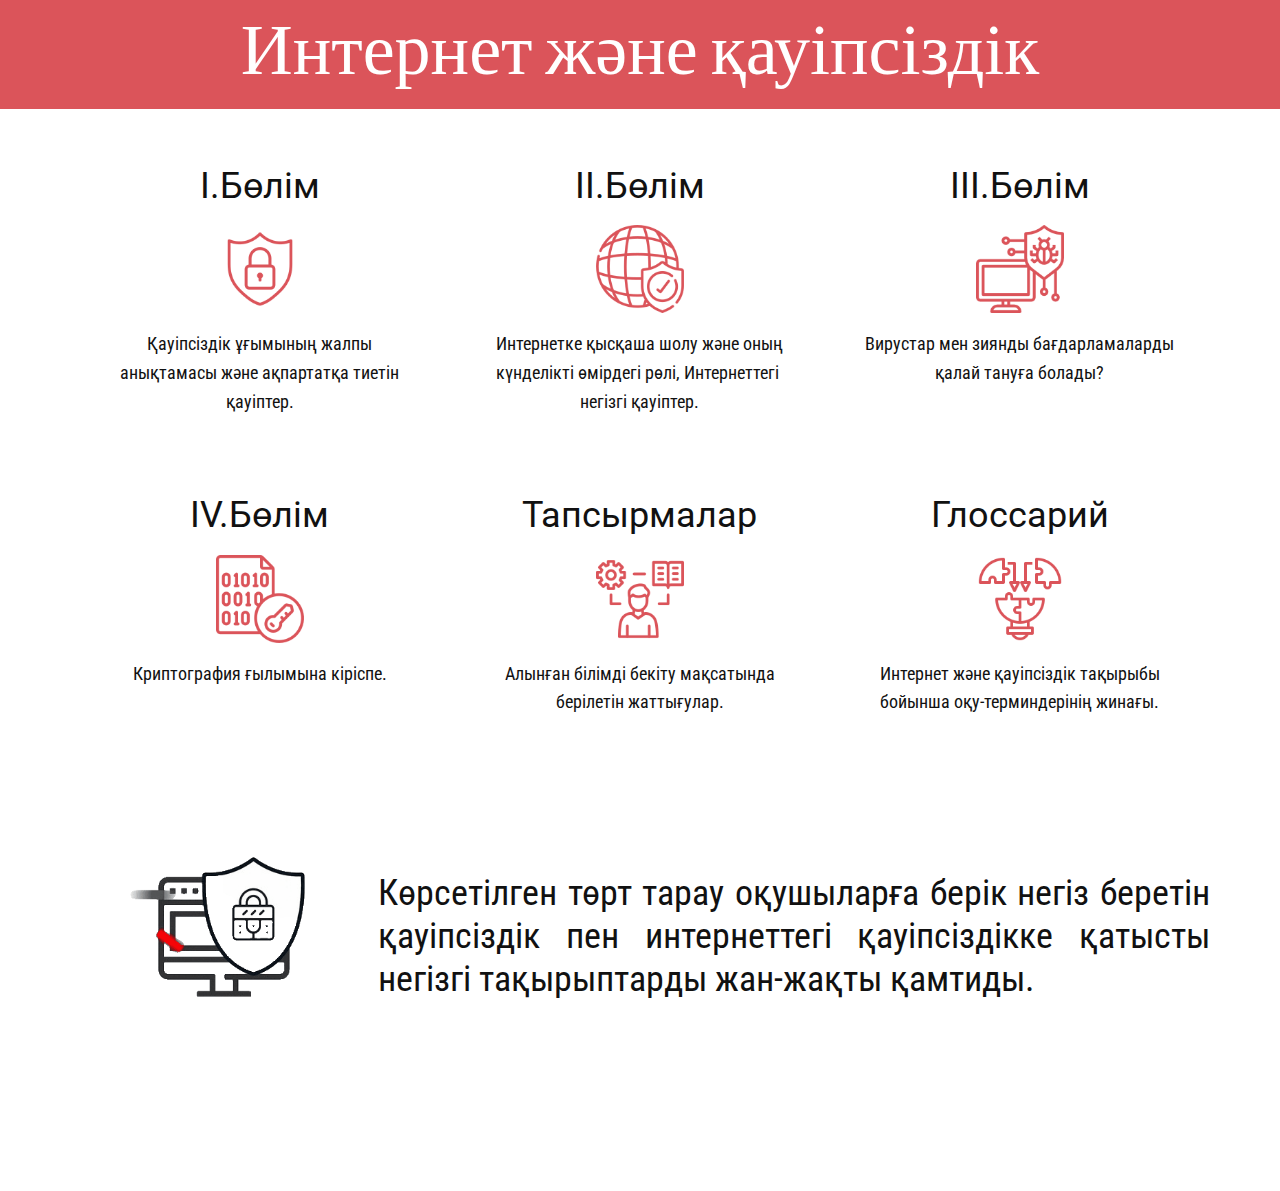
<file: index.html>
<!DOCTYPE html>
<html style="font-size: 16px;" lang="ru"><head>
    <meta name="viewport" content="width=device-width, initial-scale=1.0">
    <meta charset="utf-8">
    <meta name="keywords" content="Интернет және қауіпсіздік">
    <meta name="description" content="">
    <title>Интернет және қауіпсіздік</title>
    <link rel="stylesheet" href="nicepage.css" media="screen">
<link rel="stylesheet" href="Интернет-және-қауіпсіздік.css" media="screen">
    <script class="u-script" type="text/javascript" src="jquery.js" defer=""></script>
    <script class="u-script" type="text/javascript" src="nicepage.js" defer=""></script>
    <meta name="generator" content="Nicepage 5.8.2, nicepage.com">
    <meta name="referrer" content="origin">
    <link id="u-theme-google-font" rel="stylesheet" href="https://fonts.googleapis.com/css?family=Roboto:100,100i,300,300i,400,400i,500,500i,700,700i,900,900i|Open+Sans:300,300i,400,400i,500,500i,600,600i,700,700i,800,800i">
    <link id="u-page-google-font" rel="stylesheet" href="https://fonts.googleapis.com/css?family=Roboto+Condensed:300,300i,400,400i,700,700i|Abril+Fatface:400">
    
    
    
    
    <script type="application/ld+json">{
		"@context": "http://schema.org",
		"@type": "Organization",
		"name": ""
}</script>
    <meta name="theme-color" content="#478ac9">
    <meta property="og:title" content="Интернет және қауіпсіздік">
    <meta property="og:type" content="website">
  <meta data-intl-tel-input-cdn-path="intlTelInput/"></head>
  <body class="u-body u-overlap u-xl-mode" data-lang="ru"><header class="u-clearfix u-header u-palette-2-base u-sticky u-sticky-b554 u-header" id="sec-666b"><div class="u-clearfix u-sheet u-sheet-1">
        <h1 class="u-align-center-xs u-custom-font u-text u-text-default u-text-1">Интернет және қауіпсіздік</h1>
      </div><style class="u-sticky-style" data-style-id="b554">.u-sticky-fixed.u-sticky-b554:before, .u-body.u-sticky-fixed .u-sticky-b554:before {
borders: top right bottom left !important; border-color: #404040 !important; border-width: 2px !important
}</style></header>
    <section class="u-clearfix u-section-1" id="sec-0752">
      <div class="u-clearfix u-sheet u-sheet-1">
        <div class="u-expanded-width u-list u-list-1">
          <div class="u-repeater u-repeater-1">
            <div class="u-align-center u-container-style u-hover-feature u-list-item u-repeater-item u-shape-rectangle u-video-cover u-white u-list-item-1" data-href="1тарау/Жалпы-қауіпсіздік-туралы.html">
              <div class="u-container-layout u-similar-container u-container-layout-1">
                <h3 class="u-text u-text-1">I.Бөлім</h3><span class="u-file-icon u-icon u-text-palette-2-base u-icon-1"><img src="images/8430333-3994db62.png" alt=""></span>
                <p class="u-custom-font u-font-roboto-condensed u-text u-text-2"> Қауіпсіздік ұғымының жалпы анықтамасы және ақпартатқа тиетін қауіптер.</p>
              </div>
            </div>
            <div class="u-align-center u-container-style u-hover-feature u-list-item u-repeater-item u-shape-rectangle u-video-cover u-white u-list-item-2" data-href="2тарау/Интернеттегі-қауіпсіздік.html">
              <div class="u-container-layout u-similar-container u-container-layout-2">
                <h3 class="u-text u-text-3">I​I.Бөлім</h3><span class="u-file-icon u-icon u-text-palette-2-base u-icon-2"><img src="images/3043822-b7b15563.png" alt=""></span>
                <p class="u-custom-font u-font-roboto-condensed u-text u-text-4"> Интернетке қысқаша шолу және оның күнделікті өмірдегі рөлі, Интернеттегі&nbsp; негізгі қауіптер.</p>
              </div>
            </div>
            <div class="u-align-center u-container-style u-hover-feature u-list-item u-repeater-item u-shape-rectangle u-white u-list-item-3" data-href="3тарау/Жалпы-қауіпсіздік-туралы.html">
              <div class="u-container-layout u-similar-container u-container-layout-3">
                <h3 class="u-text u-text-5"> III.Бөлім</h3><span class="u-file-icon u-icon u-text-palette-2-base u-icon-3"><img src="images/1126229-0e937d11.png" alt=""></span>
                <p class="u-custom-font u-font-roboto-condensed u-text u-text-6"> Вирустар мен зиянды бағдарламаларды қалай тануға болады?</p>
              </div>
            </div>
            <div class="u-align-center u-container-style u-hover-feature u-list-item u-repeater-item u-shape-rectangle u-video-cover u-white u-list-item-4" data-href="4тарау/Криптография.html">
              <div class="u-container-layout u-similar-container u-container-layout-4">
                <h3 class="u-text u-text-7"> IV.Бөлім</h3><span class="u-file-icon u-icon u-text-palette-2-base u-icon-4"><img src="images/2096851-116b1ba3.png" alt=""></span>
                <p class="u-custom-font u-font-roboto-condensed u-text u-text-8">Криптография ғылымына кіріспе.</p>
              </div>
            </div>
            <div class="u-align-center u-container-style u-hover-feature u-list-item u-repeater-item u-shape-rectangle u-video-cover u-white u-list-item-5" data-href="Тапсырмалар/Тапсырмалар.html">
              <div class="u-container-layout u-similar-container u-container-layout-5">
                <h3 class="u-text u-text-9">Тапсырмалар</h3><span class="u-file-icon u-icon u-text-palette-2-base u-icon-5"><img src="images/4730568-77f136b7.png" alt=""></span>
                <p class="u-custom-font u-font-roboto-condensed u-text u-text-10">Алынған білімді бекіту мақсатында берілетін жаттығулар.</p>
              </div>
            </div>
            <div class="u-align-center u-container-style u-hover-feature u-list-item u-repeater-item u-shape-rectangle u-video-cover u-white u-list-item-6" data-href="Глоссарий/Глоссарий.html">
              <div class="u-container-layout u-similar-container u-container-layout-6">
                <h3 class="u-text u-text-11">Глоссарий</h3><span class="u-file-icon u-icon u-text-palette-2-base u-icon-6"><img src="images/4596506-a38820ec.png" alt=""></span>
                <p class="u-custom-font u-font-roboto-condensed u-text u-text-12">Интернет және қауіпсіздік тақырыбы бойынша оқу-терминдерінің жинағы.</p>
              </div>
            </div>
          </div>
        </div>
        <h3 class="u-align-justify u-custom-font u-font-roboto-condensed u-text u-text-13"> Көрсетілген төрт тарау оқушыларға берік негіз беретін қауіпсіздік пен интернеттегі қауіпсіздікке қатысты негізгі тақырыптарды жан-жақты қамтиды.</h3>
        <img class="u-image u-image-contain u-image-default u-image-1" src="images/ani-unscreen.gif" alt="" data-image-width="480" data-image-height="270">
      </div>
      
      
      
      
      
      
    </section>
    
    
    
    
    
  
</body></html>
</file>
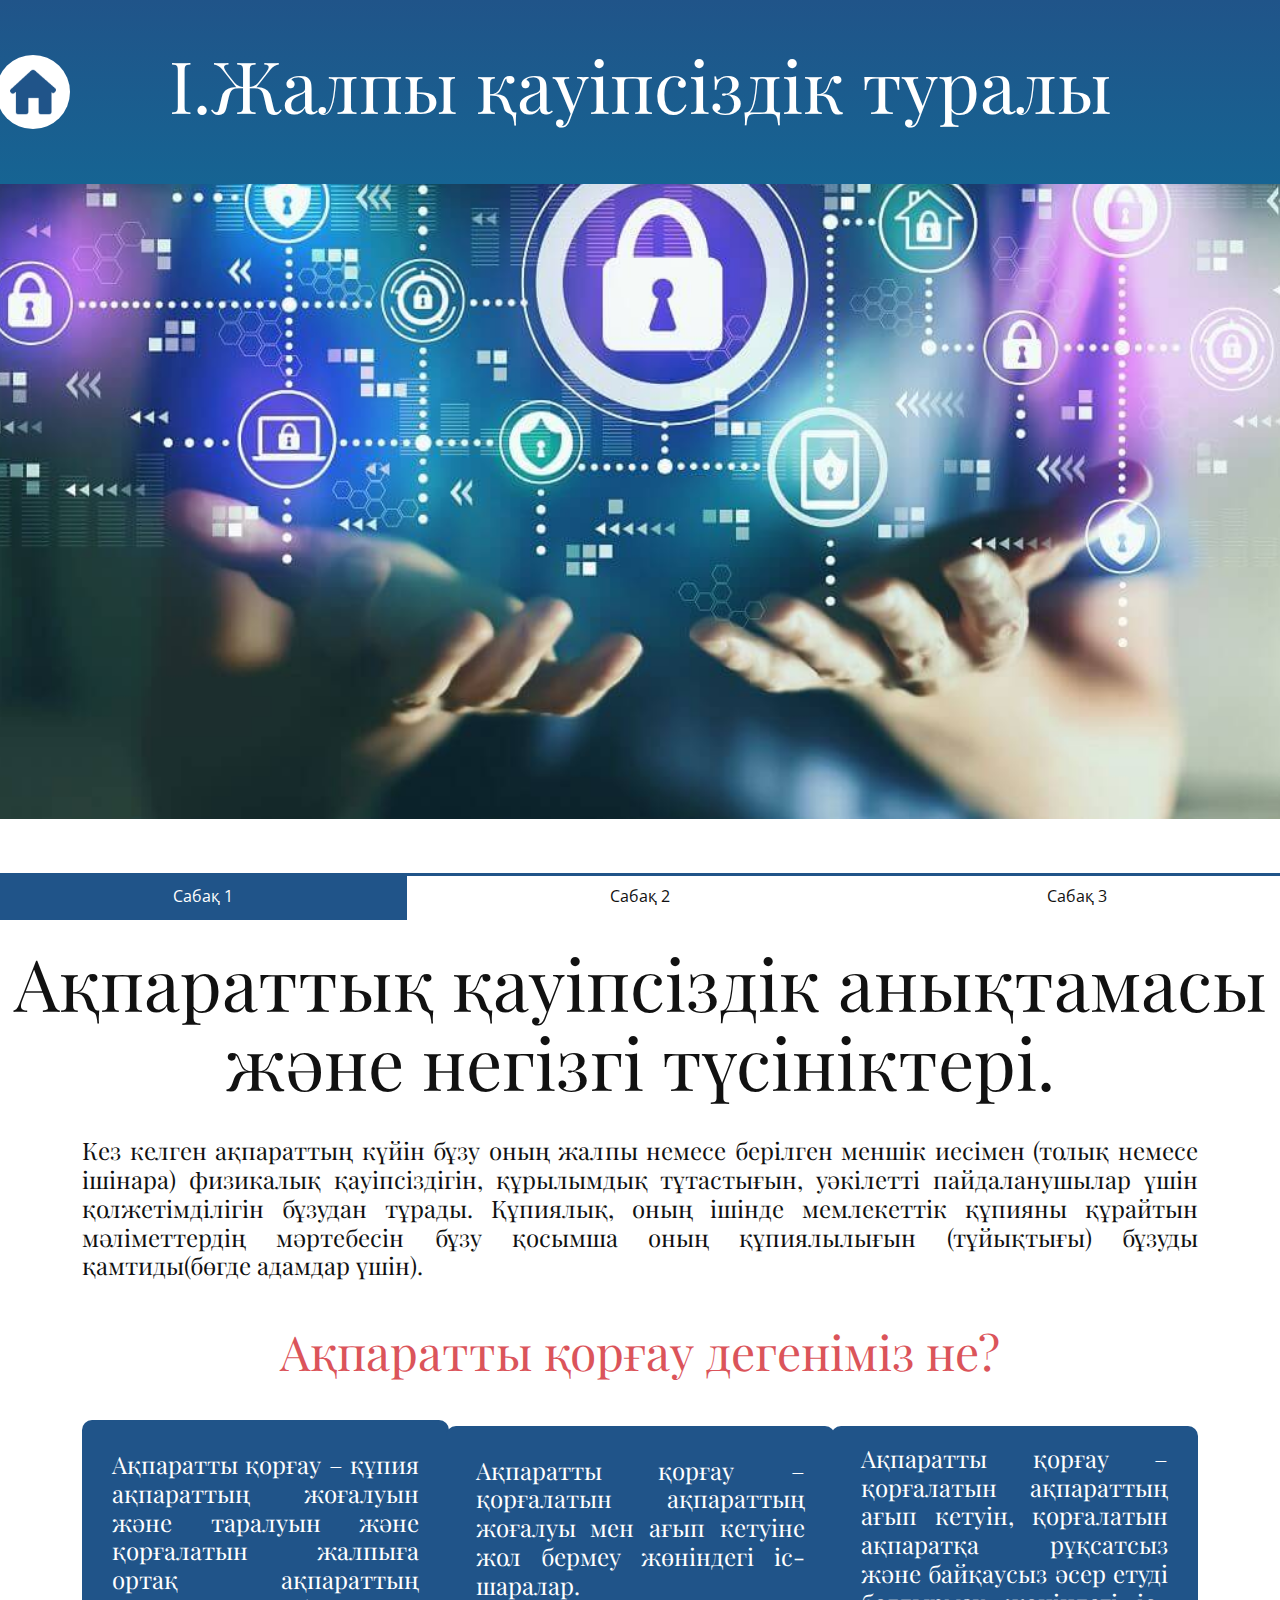
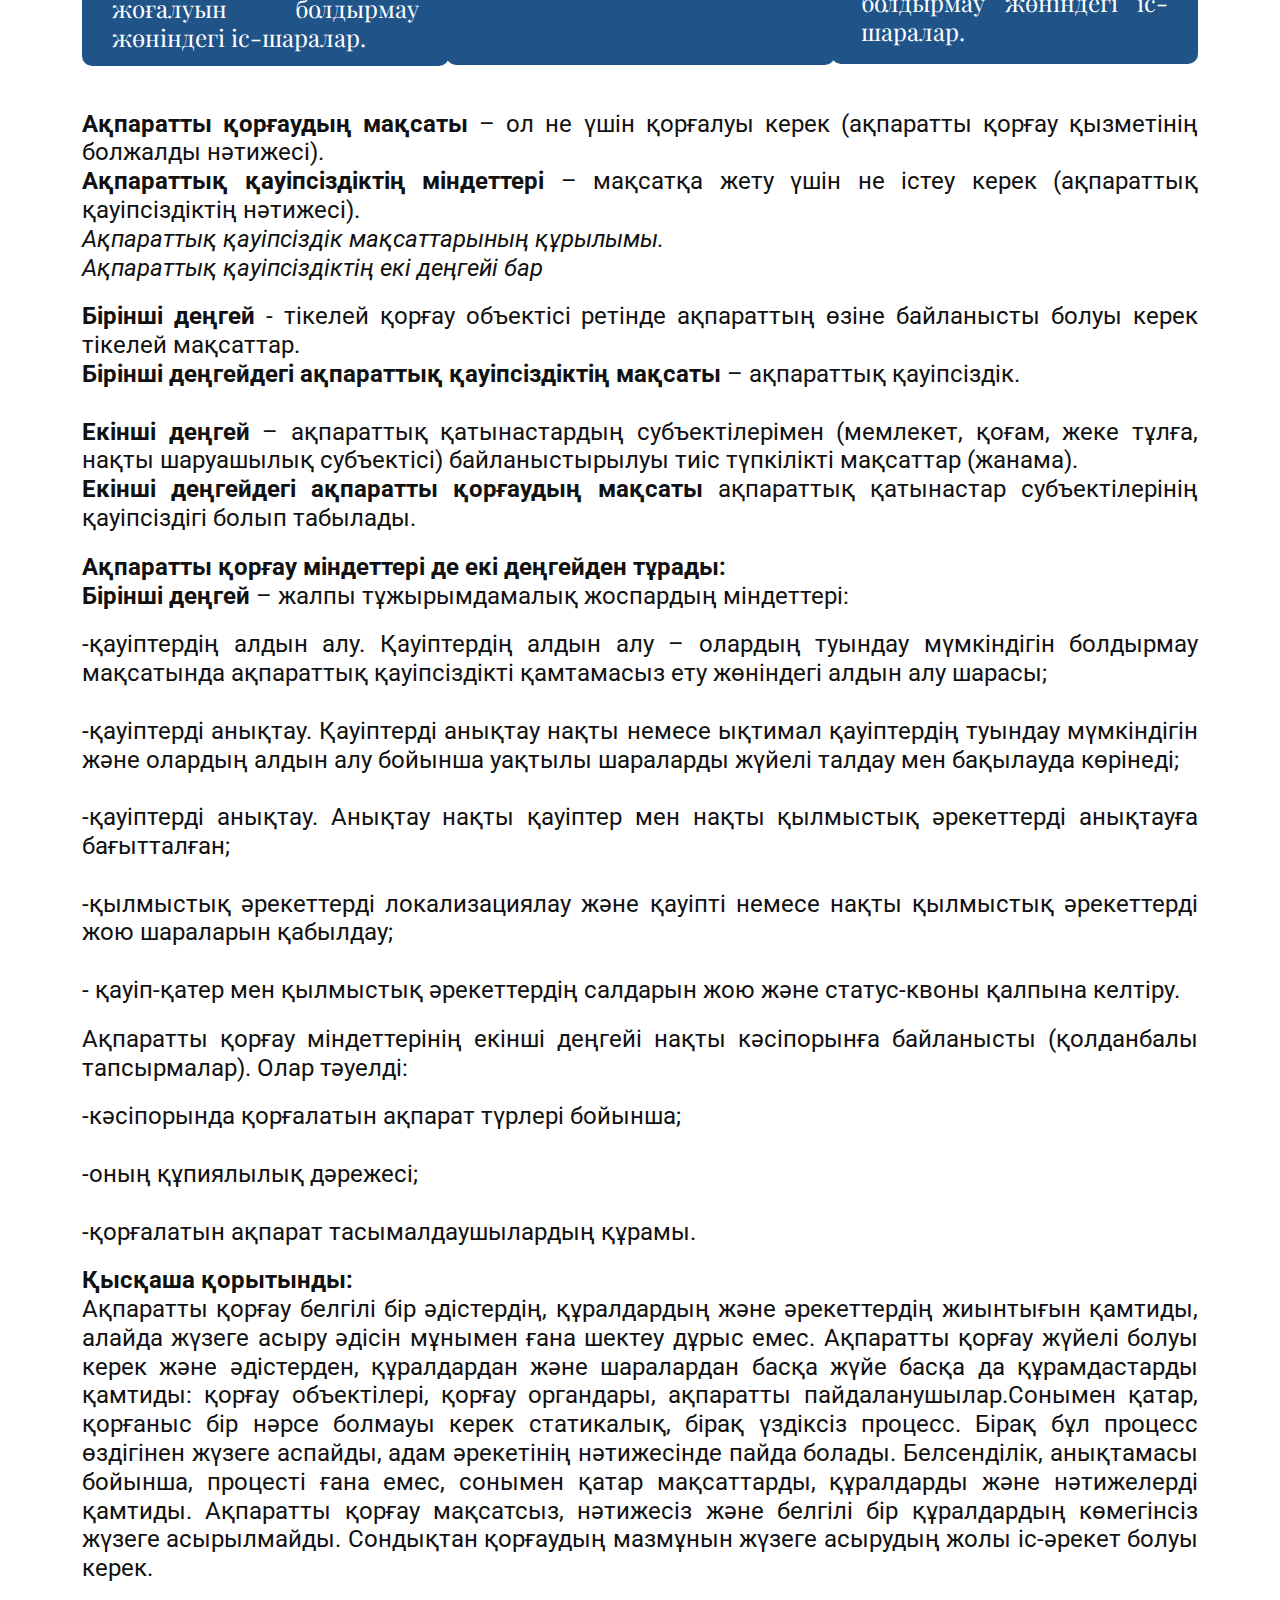
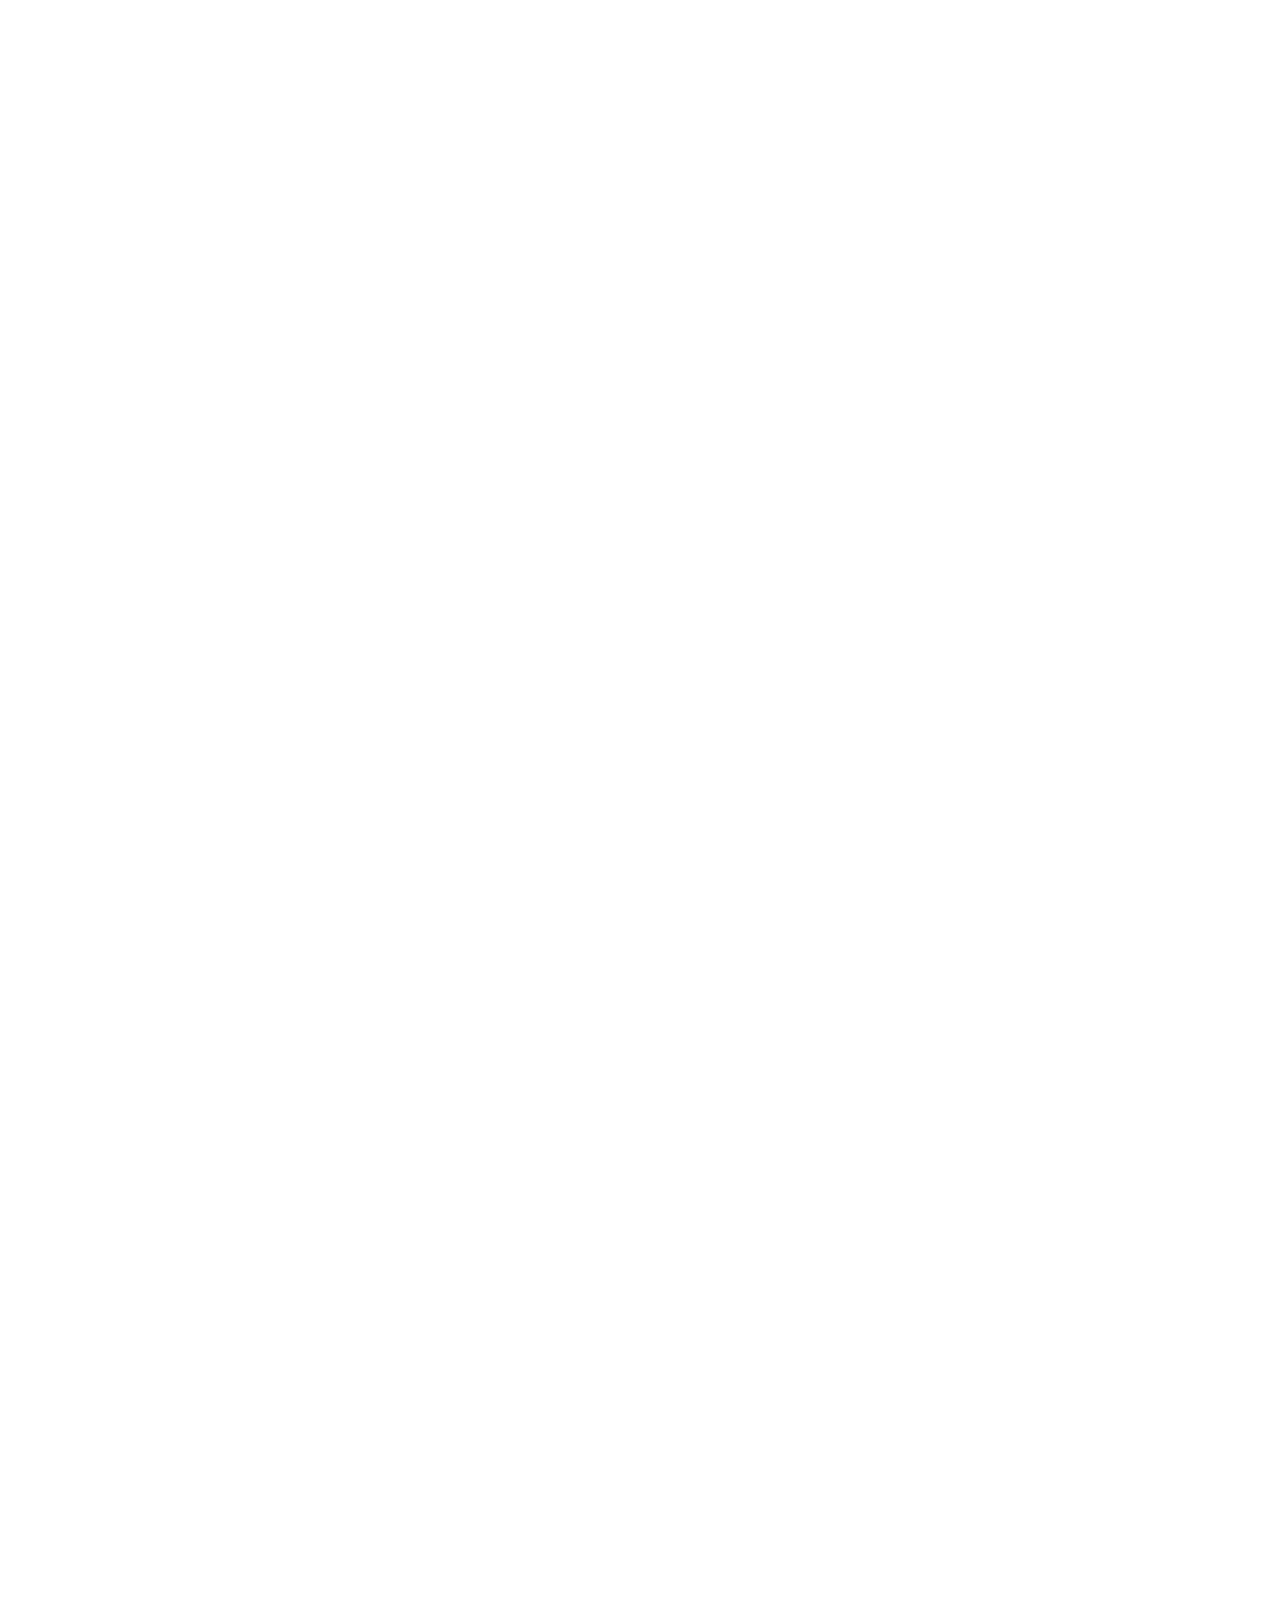
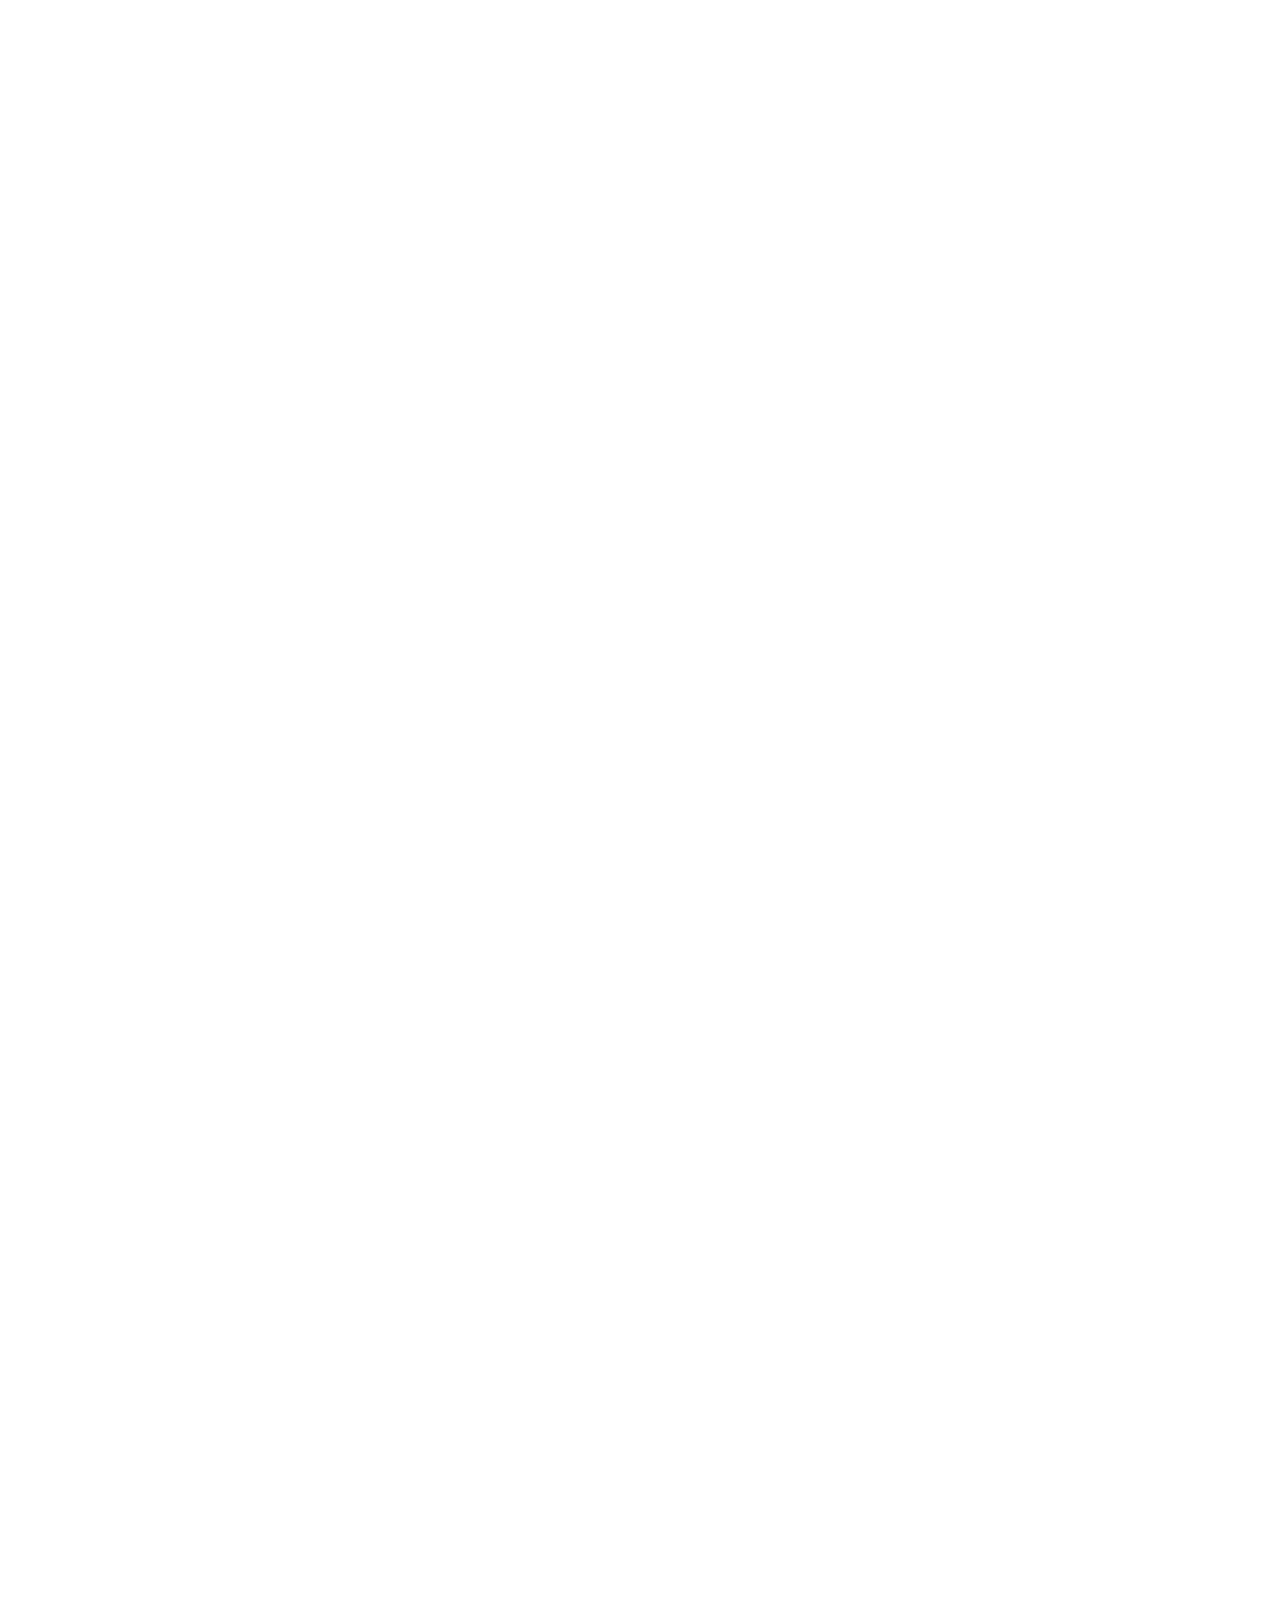
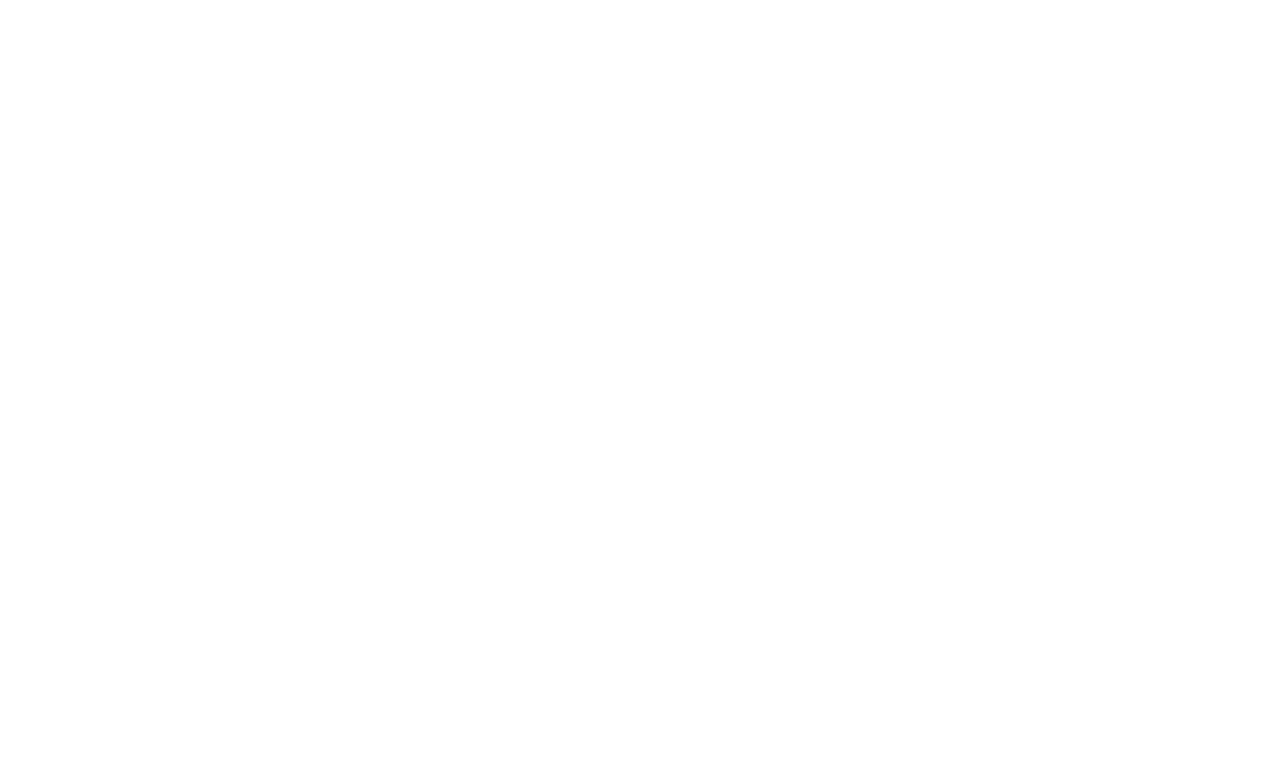
<file: 1тарау/Жалпы-қауіпсіздік-туралы.html>
<!DOCTYPE html>
<html style="font-size: 16px;" lang="ru"><head>
    <meta name="viewport" content="width=device-width, initial-scale=1.0">
    <meta charset="utf-8">
    <meta name="keywords" content="Жалпы қауіпсіздік туралы">
    <meta name="description" content="">
    <title>Жалпы қауіпсіздік туралы</title>
    <link rel="stylesheet" href="nicepage.css" media="screen">
<link rel="stylesheet" href="Жалпы-қауіпсіздік-туралы.css" media="screen">
    <script class="u-script" type="text/javascript" src="jquery.js" defer=""></script>
    <script class="u-script" type="text/javascript" src="nicepage.js" defer=""></script>
    <meta name="generator" content="Nicepage 5.8.2, nicepage.com">
    <link id="u-theme-google-font" rel="stylesheet" href="https://fonts.googleapis.com/css?family=Roboto:100,100i,300,300i,400,400i,500,500i,700,700i,900,900i|Open+Sans:300,300i,400,400i,500,500i,600,600i,700,700i,800,800i">
    <link id="u-page-google-font" rel="stylesheet" href="https://fonts.googleapis.com/css?family=Playfair+Display:400,400i,500,500i,600,600i,700,700i,800,800i,900,900i">
    
    
    
    <script type="application/ld+json">{
		"@context": "http://schema.org",
		"@type": "Organization",
		"name": "Копия Site4"
}</script>
    <meta name="theme-color" content="#478ac9">
    <meta property="og:title" content="Жалпы қауіпсіздік туралы">
    <meta property="og:type" content="website">
  <meta data-intl-tel-input-cdn-path="intlTelInput/"></head>
  <body class="u-body u-xl-mode" data-lang="ru"><header class="u-clearfix u-gradient u-header u-sticky u-sticky-2fd6 u-header" id="sec-436d"><div class="u-clearfix u-sheet u-sheet-1">
        <h1 class="u-align-center u-custom-font u-font-playfair-display u-text u-text-white u-text-1">I.Жалпы қауіпсіздік туралы</h1><span class="u-file-icon u-icon u-icon-circle u-text-custom-color-1 u-white u-icon-1" data-href="javascript:history.back()"><img src="images/20176-c1e41769.png" alt=""></span>
      </div></header>
    <section class="skrollable u-clearfix u-container-align-center u-image u-parallax u-section-1" id="sec-d8c9" data-image-width="1200" data-image-height="722">
      <div class="u-clearfix u-sheet u-sheet-1"></div>
    </section>
    <section class="u-align-left u-clearfix u-section-2" id="sec-9b41">
      <div class="u-expanded-width u-tab-links-align-justify u-tabs u-tabs-1">
        <ul class="u-spacing-30 u-tab-list u-unstyled" role="tablist">
          <li class="u-tab-item" role="presentation">
            <a class="active u-active-custom-color-1 u-button-style u-tab-link u-tab-link-1" id="link-tab-081f" href="#tab-081f" role="tab" aria-controls="tab-081f" aria-selected="true">Сабақ 1</a>
          </li>
          <li class="u-tab-item" role="presentation">
            <a class="u-active-custom-color-1 u-button-style u-tab-link u-tab-link-2" id="link-tab-3a42" href="#tab-3a42" role="tab" aria-controls="tab-3a42" aria-selected="false">Сабақ 2</a>
          </li>
          <li class="u-tab-item u-tab-item-3" role="presentation">
            <a class="u-active-custom-color-1 u-button-style u-tab-link u-tab-link-3" id="tab-d7e7" href="#link-tab-d7e7" role="tab" aria-controls="link-tab-d7e7" aria-selected="false">Сабақ 3</a>
          </li>
        </ul>
        <div class="u-tab-content">
          <div class="u-container-style u-tab-active u-tab-pane" id="tab-081f" role="tabpanel" aria-labelledby="link-tab-081f">
            <div class="u-container-layout u-container-layout-1">
              <div class="u-border-3 u-border-custom-color-1 u-expanded-width u-line u-line-horizontal u-line-1"></div>
              <h1 class="u-align-center u-custom-font u-font-playfair-display u-text u-text-default u-text-1"> Ақпараттық
қауіпсіздік анықтамасы және негізгі түсініктері.</h1>
              <h4 class="u-align-justify u-custom-font u-font-playfair-display u-text u-text-2">Кез келген ақпараттың күйін бұзу оның жалпы
немесе берілген меншік иесімен (толық немесе ішінара) физикалық қауіпсіздігін,
құрылымдық тұтастығын, уәкілетті пайдаланушылар үшін қолжетімділігін бұзудан
тұрады. Құпиялық, оның ішінде мемлекеттік құпияны құрайтын мәліметтердің
мәртебесін бұзу қосымша оның құпиялылығын (тұйықтығы) бұзуды қамтиды(бөгде
адамдар үшін). </h4>
              <h2 class="u-align-center u-custom-font u-font-playfair-display u-text u-text-palette-2-base u-text-3">Ақпаратты қорғау дегеніміз не?</h2>
              <div class="u-align-justify u-container-style u-custom-color-1 u-group u-radius-10 u-shape-round u-group-1">
                <div class="u-container-layout u-container-layout-2">
                  <h4 class="u-custom-font u-font-playfair-display u-text u-text-default u-text-4"> Ақпаратты қорғау – құпия ақпараттың жоғалуын және
таралуын және қорғалатын жалпыға ортақ ақпараттың жоғалуын болдырмау жөніндегі
іс-шаралар.</h4>
                </div>
              </div>
              <div class="u-align-justify u-container-style u-custom-color-1 u-group u-radius-10 u-shape-round u-group-2">
                <div class="u-container-layout u-valign-top u-container-layout-3">
                  <h4 class="u-custom-font u-font-playfair-display u-text u-text-default u-text-5">Ақпаратты қорғау – қорғалатын ақпараттың жоғалуы
мен ағып кетуіне жол бермеу жөніндегі іс-шаралар.</h4>
                </div>
              </div>
              <div class="u-align-justify u-container-style u-custom-color-1 u-group u-radius-10 u-shape-round u-group-3">
                <div class="u-container-layout u-valign-middle u-container-layout-4">
                  <h4 class="u-custom-font u-font-playfair-display u-text u-text-default u-text-6"> Ақпаратты қорғау – қорғалатын ақпараттың ағып
кетуін, қорғалатын ақпаратқа рұқсатсыз және байқаусыз әсер етуді болдырмау
жөніндегі іс-шаралар.</h4>
                </div>
              </div>
              <h4 class="u-align-justify u-text u-text-7">
                <span style="font-weight: 700;">Ақпаратты қорғаудың мақсаты</span> – ол не үшін қорғалуы
керек (ақпаратты қорғау қызметінің болжалды нәтижесі).&nbsp;<br>
                <span style="font-weight: 700;">Ақпараттық қауіпсіздіктің міндеттері</span> – мақсатқа
жету үшін не істеу керек (ақпараттық қауіпсіздіктің нәтижесі). <br>
                <span style="font-style: italic;">Ақпараттық қауіпсіздік мақсаттарының
     құрылымы. <br> Ақпараттық қауіпсіздіктің екі деңгейі бар
                </span>
              </h4>
              <h4 class="u-align-justify u-text u-text-8"><b>Бірінші
деңгей</b> - тікелей қорғау
объектісі ретінде ақпараттың өзіне байланысты болуы керек тікелей мақсаттар.<br><b>Бірінші
деңгейдегі ақпараттық қауіпсіздіктің мақсаты</b> – ақпараттық қауіпсіздік.
&nbsp;&nbsp;<br>
                <br><b>Екінші
деңгей</b> – ақпараттық
қатынастардың субъектілерімен (мемлекет, қоғам, жеке тұлға, нақты шаруашылық
субъектісі) байланыстырылуы тиіс түпкілікті мақсаттар (жанама).<br><b>Екінші
деңгейдегі ақпаратты қорғаудың мақсаты</b> ақпараттық қатынастар субъектілерінің қауіпсіздігі болып
табылады.
              </h4>
              <h4 class="u-align-justify u-text u-text-9"><b style="">Ақпаратты
қорғау міндеттері де екі деңгейден тұрады:</b>&nbsp;<br><b>Бірінші
деңгей</b> – жалпы тұжырымдамалық
жоспардың міндеттері:
              </h4>
              <h4 class="u-align-justify u-text u-text-10"><!--[if !supportLists]-->-қауіптердің алдын алу.
Қауіптердің алдын алу – олардың туындау мүмкіндігін болдырмау мақсатында
ақпараттық қауіпсіздікті қамтамасыз ету жөніндегі алдын алу шарасы;&nbsp;<!--[if !supportLists]-->
                <br>
                <br>-қауіптерді анықтау.
Қауіптерді анықтау нақты немесе ықтимал қауіптердің туындау мүмкіндігін және
олардың алдын алу бойынша уақтылы шараларды жүйелі талдау мен бақылауда
көрінеді;&nbsp;<!--[if !supportLists]-->
                <br>
                <br>-қауіптерді анықтау.
Анықтау нақты қауіптер мен нақты қылмыстық әрекеттерді анықтауға бағытталған;<!--[if !supportLists]-->
                <br>
                <br>-қылмыстық әрекеттерді локализациялау
және қауіпті немесе нақты қылмыстық әрекеттерді жою шараларын қабылдау;&nbsp;<!--[if !supportLists]-->
                <br>
                <br>-&nbsp;қауіп-қатер мен қылмыстық
әрекеттердің салдарын жою және статус-квоны қалпына келтіру.
              </h4>
              <h4 class="u-align-justify u-text u-text-11"> Ақпаратты қорғау міндеттерінің екінші деңгейі
нақты кәсіпорынға байланысты (қолданбалы тапсырмалар). Олар тәуелді:</h4>
              <h4 class="u-align-justify u-text u-text-12"><!--[if !supportLists]-->-кәсіпорында қорғалатын
ақпарат түрлері бойынша;&nbsp;<!--[if !supportLists]-->
                <br>
                <br>-оның құпиялылық дәрежесі;&nbsp;<!--[if !supportLists]-->
                <br>
                <br>-қорғалатын ақпарат
тасымалдаушылардың құрамы.
              </h4>
              <h4 class="u-align-justify u-text u-text-13"><b>Қысқаша
қорытынды:</b>&nbsp;<br>Ақпаратты қорғау белгілі бір әдістердің,
құралдардың және әрекеттердің жиынтығын қамтиды, алайда жүзеге асыру әдісін
мұнымен ғана шектеу дұрыс емес. Ақпаратты қорғау жүйелі болуы керек және
әдістерден, құралдардан және шаралардан басқа жүйе басқа да құрамдастарды
қамтиды: қорғау объектілері, қорғау органдары, ақпаратты пайдаланушылар.Сонымен
қатар, қорғаныс бір нәрсе болмауы керек статикалық, бірақ үздіксіз процесс.
Бірақ бұл процесс өздігінен жүзеге аспайды, адам әрекетінің нәтижесінде пайда
болады. Белсенділік, анықтамасы бойынша, процесті ғана емес, сонымен қатар
мақсаттарды, құралдарды және нәтижелерді қамтиды. Ақпаратты қорғау мақсатсыз,
нәтижесіз және белгілі бір құралдардың көмегінсіз жүзеге асырылмайды. Сондықтан
қорғаудың мазмұнын жүзеге асырудың жолы іс-әрекет болуы керек.
              </h4>
            </div>
          </div>
          <div class="u-container-style u-tab-pane" id="tab-3a42" role="tabpanel" aria-labelledby="link-tab-3a42">
            <div class="u-container-layout u-container-layout-5">
              <h1 class="u-align-center u-custom-font u-font-playfair-display u-text u-text-14"> Қазақстан
Республикасындағы ақпараттық қауіпсіздік пен ақпаратты қорғаудың
нормативтік-құқықтық базасы</h1>
              <h3 class="u-align-justify u-text u-text-15"><b>Ақпараттық қауіпсіздіктің
заңнамалық деңгейі.</b>
              </h3>
              <h4 class="u-align-justify u-text u-text-16"> Ақпараттық қауіпсіздік мәселесінде тек
интеграцияланған тәсіл ғана табысқа жете алады.
Ақпараттық қауіпсіздікті қамтамасыз ету үшін ең
маңыздысы – заңнамалық деңгей. Адамдардың көпшілігі заңсыз әрекеттерді
техникалық мүмкін емес болғандықтан емес, қоғам оны айыптайтындықтан
және/немесе жазалағандықтан жасамайды, өйткені ол қабылданбайды.</h4>
              <h3 class="u-align-justify u-text u-text-17"> Заңнамалық деңгейде шаралардың екі тобын
ажыратамыз:</h3>
              <h4 class="u-align-justify u-text u-text-18"> ·қоғамда ақпараттық қауіпсіздікті бұзушылар мен
бұзушыларға теріс (соның ішінде жаза қолдану арқылы) көзқарасты қалыптастыруға
және сақтауға бағытталған шаралар (оларды шектеу шаралары деп атаймыз);&nbsp;<!--[if !supportLists]-->
                <br>·ақпараттық қауіпсіздік саласында қоғамның білімін
арттыруға ықпал ететін шараларды бағыттау және үйлестіру, ақпараттық
қауіпсіздікті қамтамасыз ету құралдарын әзірлеуге және таратуға көмектесу
(шығармашылық бағыттылық шаралары).
              </h4>
              <h4 class="u-align-justify u-text u-text-19"> Іс жүзінде шаралардың екі тобы да бірдей маңызды,
бірақ біз ақпараттық қауіпсіздік ережелері мен нормаларын саналы түрде сақтау
аспектісін атап өткіміз келеді. Бұл ақпараттық қатынастардың барлық субъектілері
үшін маңызды, өйткені тек құқық қорғау органдарының қорғауына сену аңғалдық
болар еді. Бұл сондай-ақ міндеттеріне тәртіп бұзушыларды жазалау кіретін
адамдар үшін қажет, өйткені дәлелдемелерді көрсету қажет&nbsp; арнайы дайындықсыз компьютерлік қылмыстарды
тергеу және соттау мүмкін емес.
&nbsp;&nbsp;<br>
                <br>Заң шығару деңгейіндегі ең маңызды (бәлкім, ең
қиыны) – заң жобаларын әзірлеу үдерісін ақпараттық технологиялардың
шындықтарымен және прогресімен үйлестіруге мүмкіндік беретін механизмді құру.
Заңдар өмірден озып кете алмайды, бірақ артта қалудың тым үлкен болмауы
маңызды, өйткені іс жүзінде, басқа жағымсыз тұстармен қатар, бұл ақпараттық
қауіпсіздіктің төмендеуіне әкеледі.
&nbsp;
Ақпараттық қауіпсіздік саласындағы қазақстандық
заңнамаға шолу.&nbsp;<br>
                <br>Ақпараттық қауіпсіздік мәселелерін қозғайтын
жалпы мақсаттағы құқықтық актілер Қазақстан Республикасының Конституциясы және
Қазақстан Республикасының Ақпараттық қауіпсіздік тұжырымдамасы болып табылады.
&nbsp;&nbsp;<br>
                <br>Конституцияның 18-бабының 3-тармағына сәйкес,
мемлекеттiк органдар мен жергiлiктi өзiн-өзi басқару органдары, олардың
лауазымды адамдары, егер заңда өзгеше көзделмесе, әркiмнiң құқықтары мен
бостандықтарына тiкелей әсер ететiн құжаттармен және материалдармен танысу
мүмкiндiгiн қамтамасыз етуге мiндеттi. заң.
&nbsp;&nbsp;<br>
                <br>18-баптың 1-тармағында жеке салымдар мен
жинақтардың, хат-хабарлардың, телефон арқылы сөйлесулердің, пошта, телеграф
және өзге де хабарлардың құпиялылығына кепілдік берілген. Бұл құқықты шектеуге
заңда тікелей белгіленген жағдайларда және тәртіппен ғана жол беріледі.
&nbsp;&nbsp;<br>
                <br>Негізінде ақпаратқа құқықты қағаз технологиясы
арқылы жүзеге асыруға болады, бірақ қазіргі жағдайда азаматтар үшін ең
практикалық және қолайлысы тиісті заң шығарушы, атқарушы және сот органдарымен
ақпараттық серверлерді құру және ақпараттың қолжетімділігі мен тұтастығын
сақтау болып табылады. оларда ұсынылған ақпарат, яғни олардың (серверлердің)
ақпараттық қауіпсіздігін қамтамасыз ету.
&nbsp;&nbsp;<br>
                <br>Конституцияның 18-бабының 1-тармағында жеке
өмірге, жеке және отбасы құпиясына, ар-намысы мен қадір-қасиетін қорғау құқығына,
20-бабында ақпаратты кез келген заңды жолмен еркін алуға, беруге, өндіруге және
таратуға құқығы бар. Осы ережелерді заманауи түсіндіру деректердің, оның ішінде
оларды компьютерлік желілер арқылы беру процесінде, сондай-ақ ақпаратты қорғау
құралдарына қол жеткізудің құпиялылығын қамтамасыз етуді қамтиды.
&nbsp;&nbsp;<br>
                <br>Қазақстан Республикасының Азаматтық кодексінде
банктік және коммерциялық құпия сияқты ұғымдар бар. Мәліметтер үшінші
тұлғаларға белгісіз болғандықтан нақты немесе әлеуетті коммерциялық құндылыққа
ие болған, оған заңды негізде еркін қол жеткізу мүмкін болмаған және ақпарат
иесі оның құпиялылығын қорғау шараларын қабылдаған жағдайда ақпарат банктік
немесе коммерциялық құпияны құрайды. Бұл, кем дегенде, ақпараттық қауіпсіздік
мәселелері бойынша құзыретті және құпиялылықты қамтамасыз етудің қолжетімді
(және заңды) құралдарының болуын білдіреді.
&nbsp;<br>
                <br>Ақпараттық қауіпсіздікті қамтамасыз етуде
Қазақстан Республикасының Қылмыстық кодексінің 200-бабы – Коммерциялық немесе
банктік құпияны құрайтын мәліметтерді заңсыз алу және жария ету өте
жетілдірілген.&nbsp;<br>
                <br>227-бап. Компьютерлік ақпаратқа заңсыз қол жеткізу, компьютерлер
үшін зиянды бағдарламаларды жасау, пайдалану және тарату. 268-бап
&nbsp;&nbsp;<br>
                <br>Ақпараттың құпиялылығын қамтамасыз ету бөлігінде
мемлекеттің мүдделері «Мемлекеттік құпиялар туралы» Заңда (1997 жылғы 6
қазандағы өзгертулерімен) барынша толық көрсетілген. Ол мемлекеттік құпияларды
өзінің әскери, сыртқы саяси, экономикалық, барлау, қарсы барлау және
жедел-іздестіру қызметі саласындағы мемлекет қорғайтын, тарату Ресей Федерациясының
қауіпсіздігіне зиян келтіруі мүмкін ақпарат ретінде анықтайды.
&nbsp;&nbsp;<br>
                <br>Ол сондай-ақ ақпаратты қорғау құралдарын
анықтайды. Осы Заңға сәйкес бұл мемлекеттік құпияны құрайтын ақпаратты қорғауға
арналған техникалық, криптографиялық, бағдарламалық және өзге де құралдар; олар
қолданылатын құралдар
енгізілген, сондай-ақ ақпаратты қорғаудың
тиімділігін бақылау құралдары. Біз анықтаманың соңғы бөлігінің маңыздылығын
атап өтеміз.
              </h4>
              <h3 class="u-align-center-xs u-align-justify-lg u-align-justify-md u-align-justify-sm u-align-justify-xl u-text u-text-20"><b>«Ақпараттандыру
туралы» Заң</b>
              </h3>
              <h4 class="u-align-justify u-text u-text-21"> Ақпараттық қауіпсіздік мәселелері бойынша
қазақстандық заңдардың ішінде 2007 жылғы 11 қаңтардағы № 217-III ҚР Заңы
«Ақпараттандыру туралы» заңы негіз болып саналады. Онда негізгі анықтамалар
берілген және осы саладағы заңнаманы дамытудың бағыттары көрсетілген.</h4>
              <h3 class="u-align-justify u-text u-text-22"><b>Осы анықтамалардың
кейбірін келтірейік:</b>
              </h3>
              <h4 class="u-align-justify u-text u-text-23"><!--[if !supportLists]-->o&nbsp;&nbsp; <!--[endif]-->ақпарат – олардың берілу
формасына қарамастан адамдар, заттар, фактілер, оқиғалар, құбылыстар мен
процестер туралы ақпарат;&nbsp;<!--[if !supportLists]-->
                <br>
                <br>o&nbsp;&nbsp; <!--[endif]-->ақпараттық қауіпсіздік –
мемлекеттік ақпараттық ресурстардың, сондай-ақ ақпарат саласындағы жеке адамның
құқықтары мен қоғам мүдделерінің қауіпсіздігінің жай-күйі;&nbsp;<!--[if !supportLists]-->
                <br>
                <br>o&nbsp;&nbsp; <!--[endif]-->Ақпараттандыру –
ақпараттық технологияларды пайдалану негізінде электрондық ақпараттық
ресурстарды, ақпараттық жүйелерді қалыптастыруға және дамытуға бағытталған
ұйымдастырушылық, әлеуметтік-экономикалық, ғылыми-техникалық процесс;&nbsp;<!--[if !supportLists]-->
                <br>
                <br>o&nbsp;&nbsp; <!--[endif]-->ақпараттық жұмыс –
электрондық ақпараттық ресурстар мен ақпараттық жүйелерді құру бойынша қызмет;&nbsp;<!--[if !supportLists]-->
                <br>
                <br>o&nbsp;&nbsp; <!--[endif]-->ақпараттық жүйе –
ақпараттық процестерді жүзеге асыруға арналған аппараттық-бағдарламалық кешен;&nbsp;<!--[if !supportLists]-->
                <br>
                <br>o&nbsp;&nbsp; <!--[endif]-->ақпараттық жүйелердің
аудиті – ақпараттық жүйенің ағымдағы жай-күйін, онда болып жатқан әрекеттер мен
оқиғаларды бағалаудың, олардың белгілі бір критерийлерге, техникалық
регламенттерге, стандарттарға, нормативтік-техникалық құжаттамаға және (немесе)
тапсырыс берушіге сәйкестік деңгейін белгілеудің жүйелі процесі. талаптар;&nbsp;<!--[if !supportLists]-->
                <br>
                <br>o&nbsp;&nbsp; <!--[endif]-->ақпараттық-коммуникациялық
желі – ақпараттық жүйелер арасындағы немесе олардың құрамдас бөліктері
арасындағы өзара іс-қимылды, сондай-ақ электрондық ақпараттық ресурстарды
беруді қамтамасыз етуге арналған техникалық және аппараттық-бағдарламалық
құралдардың жиынтығы;&nbsp;<!--[if !supportLists]-->
                <br>
                <br>o&nbsp;&nbsp; <!--[endif]-->ақпараттық қызметтер –
пайдаланушыларды электрондық ақпараттық ресурстармен қамтамасыз ету бойынша
қызмет;&nbsp;<!--[if !supportLists]-->
                <br>
                <br>o&nbsp;&nbsp; <!--[endif]-->ақпараттық процестер –
ақпараттық технологияларды пайдалана отырып, электрондық ақпараттық ресурстарды
құру, жинау, өңдеу, жинақтау, сақтау, іздеу, беру, пайдалану және тарату
процестері;&nbsp;<!--[if !supportLists]-->
                <br>
                <br>o&nbsp;&nbsp; <!--[endif]-->ақпараттық технологиялар
– ақпаратты жинауды, құруды, сақтауды, жинақтауды, өңдеуді, іздеуді, шығаруды,
көшіруді, беруді және таратуды қамтамасыз ететін технологиялық кешенге
біріктірілген әдістердің, өндірістік процестердің және бағдарламалық-техникалық
құралдардың жиынтығы;&nbsp;<!--[if !supportLists]-->
                <br>
                <br>o&nbsp;&nbsp; <!--[endif]-->құжатталған ақпарат – оны
сәйкестендіруге мүмкіндік беретін реквизиттері бар материалды тасымалдаушыға
жазылған ақпарат;&nbsp;<!--[if !supportLists]-->
                <br>
                <br>o&nbsp;&nbsp; <!--[endif]-->құпия электрондық
ақпараттық ресурстар – мемлекеттік құпияларды қамтымайтын, Қазақстан
Республикасының заңнамасына сәйкес қол жеткізуі шектелген электрондық
ақпараттық ресурстар немесе олардың иесі немесе Қазақстан Республикасының
заңнамасында көзделген жағдайларда иесі;<!--[if !supportLists]-->
                <br>
                <br>o&nbsp;&nbsp; <!--[endif]-->пайдаланушы – өзіне
қажетті электрондық ақпараттық ресурстарды алу және оларды пайдалану үшін
ақпараттық жүйеге жүгінетін субъект;&nbsp;<!--[if !supportLists]-->
                <br>
                <br>o&nbsp;&nbsp; <!--[endif]-->электрондық ақпараттық
ресурстардың, ақпараттық жүйелердің меншік иесі – осы объектілерге иелік ету,
пайдалану және оларға билік ету құқықтарын олардың иесі айқындайтын шекте және
тәртіппен жүзеге асыратын субъект;&nbsp;<!--[if !supportLists]-->
                <br>
                <br>o&nbsp;&nbsp; <!--[endif]-->электрондық ақпараттық
ресурстарды, ақпараттық жүйелерді қорғау – оларды сақтауға, электрондық
ресурстарға рұқсатсыз қол жеткізуді болдырмауға бағытталған құқықтық,
ұйымдастырушылық және техникалық шаралар кешені&nbsp;
ақпаратты алу, көшіру, тарату, бұрмалау, жою немесе бұғаттау жөніндегі
заңсыз әрекеттерді қоса алғанда, ақпараттық ресурстарды, ақпараттық жүйелерді;&nbsp;<!--[if !supportLists]-->
                <br>
                <br>o&nbsp;&nbsp; <!--[endif]-->құпия ақпарат – қол
жеткізу Қазақстан Республикасының заңнамасына сәйкес шектелген құжатталған
ақпарат.
              </h4>
              <h3 class="u-align-center-xs u-align-justify-lg u-align-justify-md u-align-justify-sm u-align-justify-xl u-text u-text-24"><b>Заң
ақпаратты қорғаудың келесі мақсаттарын анықтайды:</b>
              </h3>
              <h4 class="u-align-justify u-text u-text-25"> o&nbsp;&nbsp; <!--[endif]-->ақпараттың ағып кетуіне,
ұрлануына, жоғалуына, бұрмалануына, бұрмалануына жол бермеу;&nbsp;<!--[if !supportLists]-->
                <br>
                <br>o&nbsp;&nbsp; <!--[endif]-->жеке адамның, қоғамның,
мемлекеттің қауіпсіздігіне төнетін қатерлердің алдын алу;&nbsp;<!--[if !supportLists]-->
                <br>
                <br>o&nbsp;&nbsp; <!--[endif]-->ақпаратты жою, өзгерту,
бұрмалау, көшіру, блоктау бойынша рұқсат етілмеген әрекеттерді болдырмау;<!--[if !supportLists]-->
                <br>
                <br>o&nbsp;ақпараттық ресурстар мен
ақпараттық жүйелерге заңсыз араласудың басқа да нысандарын болдырмау, меншік объектісі
ретінде құжатталған ақпараттың құқықтық режимін қамтамасыз ету;&nbsp;<!--[if !supportLists]-->
                <br>
                <br>o&nbsp;&nbsp; <!--[endif]-->азаматтардың жеке
құпиясын және ақпараттық жүйелерде бар дербес деректердің құпиялығын сақтауға
конституциялық құқықтарын қорғау;&nbsp;<!--[if !supportLists]-->
                <br>
                <br>o&nbsp;&nbsp; <!--[endif]-->заңға сәйкес мемлекеттік
құпиялардың сақталуы, құжатталған ақпараттың құпиялылығы;
Ақпараттық процестерде және ақпараттық жүйелерді,
технологияларды және оларды қамтамасыз ету құралдарын әзірлеу, өндіру және
қолдану субъектілерінің құқықтарын қамтамасыз ету.
              </h4>
              <h4 class="u-align-justify u-text u-text-26"> Мұнда қорғалатын ақпараттың үш түрі анық
ажыратылады, олардың екіншісіне, атап айтқанда, коммерциялық ақпарат кіреді.
Тек құжатталған ақпарат қорғауға жататындықтан, коммерциялық ақпаратты
материалдық тасымалдағышқа бекіту және оның реквизиттерін беру қажетті шарт
болып табылады. Айта кетейік, Заңның осы бөлігінде біз тек құпиялылық туралы
айтып отырмыз; ақпараттық қауіпсіздіктің басқа аспектілері ұмытылады.
&nbsp;
Мемлекеттік құпияларды және жеке мәліметтерді
қорғауды мемлекет өз мойнына алатынын атап өтейік; басқа құпия ақпарат оның
иелерінің жауапкершілігі болып табылады.
&nbsp;
Ақпаратты қалай қорғауға болады? Бұл «Электрондық
ақпараттық ресурстар мен ақпараттық жүйелерді қорғау туралы» Заңның 8-тарауында
қалай түсіндіріледі:</h4>
              <div id="carousel-504a" data-interval="5000" data-u-ride="carousel" class="u-carousel u-expanded-width-sm u-expanded-width-xs u-slider u-slider-1">
                <ol class="u-absolute-hcenter u-carousel-indicators u-carousel-indicators-1">
                  <li data-u-target="#carousel-504a" class="u-active u-grey-30 u-shape-circle" data-u-slide-to="0" style="width: 10px; height: 10px;"></li>
                  <li data-u-target="#carousel-504a" class="u-grey-30 u-shape-circle" data-u-slide-to="1" style="width: 10px; height: 10px;"></li>
                  <li data-u-target="#carousel-504a" class="u-grey-30 u-shape-circle" data-u-slide-to="2" style="width: 10px; height: 10px;"></li>
                  <li data-u-target="#carousel-504a" class="u-grey-30 u-shape-circle" data-u-slide-to="3" style="width: 10px; height: 10px;"></li>
                </ol>
                <div class="u-carousel-inner" role="listbox">
                  <div class="u-active u-carousel-item u-container-style u-slide">
                    <div class="u-container-layout u-container-layout-6">
                      <p class="u-align-justify u-large-text u-text u-text-variant u-text-27">
                        <span style="font-style: italic;"> Электрондық ақпараттық ресурстар мен ақпараттық
     жүйелерді қорғау мыналарды жүзеге асыру мақсатында құқықтық, ұйымдастырушылық
     және техникалық (бағдарламалық-техникалық) шараларды қабылдаудан тұрады</span>
                        <br>1)&nbsp;&nbsp;&nbsp;&nbsp;&nbsp; <!--[endif]-->электрондық ақпараттық
ресурстардың тұтастығын және қауіпсіздігін қамтамасыз ету, оларды рұқсатсыз
өзгертуге немесе жоюға жол бермеу;&nbsp;<!--[if !supportLists]-->
                        <br>
                        <br>2)&nbsp;&nbsp;&nbsp;&nbsp;&nbsp; <!--[endif]-->қолжетімділігі шектеулі
электрондық ақпараттық ресурстардың құпиялылығын сақтау;&nbsp;<!--[if !supportLists]-->
                        <br>
                        <br>3)&nbsp;&nbsp;&nbsp;&nbsp;&nbsp; <!--[endif]-->электрондық ақпараттық
ресурстарға қол жеткізу құқығын жүзеге асыру;&nbsp;<!--[if !supportLists]-->
                        <br>
                        <br>4)&nbsp;&nbsp;&nbsp;&nbsp;&nbsp; <!--[endif]-->электрондық ақпараттық
ресурстарды өңдеу және беру құралдарына рұқсатсыз әсер етуді болдырмау.
                      </p>
                      <h4 class="u-align-center u-text u-text-default u-text-28">41-бап</h4>
                    </div>
                  </div>
                  <div class="u-carousel-item u-container-style u-slide">
                    <div class="u-container-layout u-container-layout-7">
                      <p class="u-align-justify u-large-text u-text u-text-variant u-text-29">
                        <span style="font-style: italic;"> Электрондық ақпараттық ресурстар мен ақпараттық
     жүйелерді қорғау мыналар бойынша рұқсат етілмеген әрекеттердің алдын алуға
     бағытталған:</span>
                        <br> &nbsp; <!--[if !supportLists]-->1)&nbsp;&nbsp;&nbsp;&nbsp;&nbsp; <!--[endif]-->электрондық ақпараттық
ресурстарды бұғаттау, яғни ақпараттық жүйеге және ол ұсынатын электрондық
ақпараттық ресурстарға қол жеткізуді шектеуге немесе жабуға әкеп соғатын
әрекеттерді жасау;&nbsp;<!--[if !supportLists]-->
                        <br>
                        <br>2)&nbsp;&nbsp;&nbsp;&nbsp;&nbsp; <!--[endif]-->электрондық ақпараттық
ресурстарды түрлендіру, яғни материалдық жеткізгіште орналасқан
бағдарламаларға, дерекқорларға, мәтіндік ақпаратқа өзгерістер енгізу;&nbsp;<!--[if !supportLists]-->
                        <br>
                        <br>3)&nbsp;&nbsp;&nbsp;&nbsp;&nbsp; <!--[endif]-->электрондық ақпараттық
ресурсты көшіру, яғни ақпаратты басқа материалдық тасымалдағышқа беру;<br>
                        <br>4)&nbsp;&nbsp;&nbsp;&nbsp;&nbsp; <!--[endif]-->бағдарламалық өнімдерді
авторлық құқық иеленушінің рұқсатынсыз пайдалану;&nbsp;<!--[if !supportLists]-->
                        <br>
                        <br>5)&nbsp;&nbsp;&nbsp;&nbsp;&nbsp; <!--[endif]-->ақпараттық жүйелердің
және (немесе) бағдарламалық өнімдердің жұмысын бұзу немесе
ақпараттық-коммуникациялық желінің жұмыс істеуін бұзу.
                      </p>
                      <h4 class="u-align-center u-text u-text-default u-text-30"> 41-бап<br>
                      </h4>
                    </div>
                  </div>
                  <div class="u-carousel-item u-container-style u-slide">
                    <div class="u-container-layout u-container-layout-8">
                      <p class="u-align-justify u-large-text u-text u-text-variant u-text-31">
                        <span style="font-style: italic;"></span>
                        <span style="font-style: italic;"> Электрондық ақпараттық ресурстарды қорғауды
ұйымдастыру <br>Электрондық ақпараттық ресурстарды қорғау:
                        </span>
                        <br><!--[if !supportLists]-->1)жалпыға қолжетімді
электрондық ақпараттық ресурстарға қатысты – электрондық ақпараттық ресурстарды
таратушы тұлға;&nbsp;<!--[if !supportLists]-->
                        <br>
                        <br>2)осындай электрондық
ақпараттық ресурстарды қамтитын ақпараттық жүйенің меншік иесінің, меншік
иесінің немесе ұлттық оператордың қол жеткізуі заңнамамен шектелген электрондық
ақпараттық ресурстарға қатысты;&nbsp;<!--[if !supportLists]-->
                        <br>
                        <br>3)олардың меншiк иесi
немесе иесi қол жеткiзуi шектелген электрондық ақпараттық ресурстарға қатысты –
электрондық ақпараттық ресурстардың меншiк иесi немесе иесi.
                      </p>
                    </div>
                  </div>
                  <div class="u-align-justify u-carousel-item u-container-style u-slide">
                    <div class="u-container-layout u-container-layout-9">
                      <p class="u-large-text u-text u-text-default u-text-variant u-text-32">
                        <span style="font-style: italic;"> Жеке сипаттағы электрондық ақпараттық ресурстарды қорғау</span>
                        <br>
                        <br>Дербес деректерді қамтитын электрондық
     ақпараттық ресурстарды алған ақпараттық жүйелердің меншік иелері немесе
     иелері оларды жария етуден қорғау шараларын қолдануға міндетті. Мұндай
     міндеттеме дербес деректерді қамтитын электрондық ақпараттық ресурстарды
     алған кезден бастап және оларды жоюға немесе иеліктен шығаруға дейін не
     осы деректерге жататын тұлғадан оларды ашуға келісім алғанға дейін
     туындайды.<br> Дербес деректерді қамтитын электрондық
     ақпараттық ресурстарды кейіннен беруге олар қатысты тұлғаның келісімімен
     немесе Қазақстан Республикасының заңдарында белгіленген өзге де негіздер
     бойынша ғана жол беріледі.
                      </p>
                    </div>
                  </div>
                </div>
                <a class="u-absolute-vcenter u-carousel-control u-carousel-control-prev u-grey-70 u-hidden-xs u-icon-circle u-spacing-10 u-carousel-control-1" href="#carousel-504a" role="button" data-u-slide="prev">
                  <span aria-hidden="true">
                    <svg viewBox="0 0 451.847 451.847"><path d="M97.141,225.92c0-8.095,3.091-16.192,9.259-22.366L300.689,9.27c12.359-12.359,32.397-12.359,44.751,0
c12.354,12.354,12.354,32.388,0,44.748L173.525,225.92l171.903,171.909c12.354,12.354,12.354,32.391,0,44.744
c-12.354,12.365-32.386,12.365-44.745,0l-194.29-194.281C100.226,242.115,97.141,234.018,97.141,225.92z"></path></svg>
                  </span>
                  <span class="sr-only">
                    <svg viewBox="0 0 451.847 451.847"><path d="M97.141,225.92c0-8.095,3.091-16.192,9.259-22.366L300.689,9.27c12.359-12.359,32.397-12.359,44.751,0
c12.354,12.354,12.354,32.388,0,44.748L173.525,225.92l171.903,171.909c12.354,12.354,12.354,32.391,0,44.744
c-12.354,12.365-32.386,12.365-44.745,0l-194.29-194.281C100.226,242.115,97.141,234.018,97.141,225.92z"></path></svg>
                  </span>
                </a>
                <a class="u-absolute-vcenter u-carousel-control u-carousel-control-next u-grey-70 u-hidden-xs u-icon-circle u-spacing-10 u-carousel-control-2" href="#carousel-504a" role="button" data-u-slide="next">
                  <span aria-hidden="true">
                    <svg viewBox="0 0 451.846 451.847"><path d="M345.441,248.292L151.154,442.573c-12.359,12.365-32.397,12.365-44.75,0c-12.354-12.354-12.354-32.391,0-44.744
L278.318,225.92L106.409,54.017c-12.354-12.359-12.354-32.394,0-44.748c12.354-12.359,32.391-12.359,44.75,0l194.287,194.284
c6.177,6.18,9.262,14.271,9.262,22.366C354.708,234.018,351.617,242.115,345.441,248.292z"></path></svg>
                  </span>
                  <span class="sr-only">
                    <svg viewBox="0 0 451.846 451.847"><path d="M345.441,248.292L151.154,442.573c-12.359,12.365-32.397,12.365-44.75,0c-12.354-12.354-12.354-32.391,0-44.744
L278.318,225.92L106.409,54.017c-12.354-12.359-12.354-32.394,0-44.748c12.354-12.359,32.391-12.359,44.75,0l194.287,194.284
c6.177,6.18,9.262,14.271,9.262,22.366C354.708,234.018,351.617,242.115,345.441,248.292z"></path></svg>
                  </span>
                </a>
              </div>
            </div>
          </div>
          <div class="u-container-style u-tab-pane" id="link-tab-d7e7" role="tabpanel" aria-labelledby="tab-d7e7">
            <div class="u-container-layout u-valign-top u-container-layout-10">
              <h1 class="u-align-center u-custom-font u-font-playfair-display u-text u-text-default u-text-33"> Ақпаратқа төнетін қауіптер және олардың түрлері</h1>
              <h3 class="u-align-center u-text u-text-default u-text-34"> Қауіптердің жіктелуі:&nbsp;<span style="font-weight: 700;">
                  <span style="font-weight: 400;"></span>
                </span>
                <br>
              </h3>
              <h4 class="u-align-justify u-text u-text-35"> Пайда болу табиғатына қарай&nbsp;табиғи&nbsp;және&nbsp;жасанды&nbsp;болып бөлінеді. <br>
                <span style="font-weight: 700;">Табиғи </span>–бұл адамға байланыссыз АЖ-ге физикалық процесстер мен табиғи апаттардың әсер ету нәтижесінде пайда болған қауіп. Табиғи қауіптің мысалы ретінде&nbsp;өрт,&nbsp;тасқын,&nbsp;цунами, жер сілкінісі және т.б. айтса болады. Мұндай қауіптің жағымсыз жағы – оны болжаудың қиындығы және мүмкін еместігі. <br>Өз кезегінде <span style="font-weight: 700;">жасанды </span>қауіп адамның әрекетінен туындайды.&nbsp;&nbsp;<br>
              </h4>
              <h3 class="u-align-justify u-text u-text-36"> Қауіптердің жіктелуі:&nbsp;<br>
              </h3>
              <h4 class="u-align-justify u-text u-text-37"> Ниеттілік дәрежесіне сәйкес&nbsp;кездейсоқ&nbsp;және&nbsp;қасақана&nbsp;болып бөлінеді.&nbsp; <br>
                <span style="font-weight: 700;">Кездейсоқ&nbsp;</span>қауіп қызметшілердің немқұрайдылығынан немесе әдейілеп жасалмаған қателіктерінен пайда болады.&nbsp;Кездейсоқ қауіптің мысалы ретінде байқаусыз деректердің қате енгізілуін, абайсыз жабдықтың бүлдірілуін келтіруге болады. <br>
                <span style="font-weight: 700;">Қасақана&nbsp;</span>қауіп бағытталып жасалған әрекет нәтижесінде пайда болады. Ал қаскүнемнің физикалық қатынаудың белгіленген ережелерін бұзып қорғалатын аймаққа рұқсатсыз кіруі қасақана қауіптің мысалы болып табылады
              </h4>
              <h3 class="u-align-justify u-text u-text-38"> Қауіп көзіне тәуелді келесідей бөледі:&nbsp;<br>
              </h3>
              <h4 class="u-align-justify u-text u-text-39"> Қауіп көзі –<span style="font-weight: 700;"> табиғи орта</span>. Мысалы: өрт, тасқын және басқа да табиғи апаттар; <br>Қауіп көзі – <span style="font-weight: 700;">адам</span>. Мысалы, бәсекелес ұйымның АЖ қызметкерлері қатарына өз агенттерін енгізу; <br>Қауіп көзі – <span style="font-weight: 700;">рұқсатты программалық-аппараттық құралдар.</span> Мысалы, жүйелік утилиттерді пайдалануды жете білмеушілік; <br>Қауіп көзі – <span style="font-weight: 700;">рұқсатсыз программалық-аппараттық құралдар.</span> Мысалы, жүйеге кейлоггерлерді енгізу;&nbsp;<br>
              </h4>
              <h3 class="u-align-justify u-text u-text-40"> Қауіп көзінің орналасуына байланысты былай бөлінеді:&nbsp;<br>
              </h3>
              <h4 class="u-align-justify u-text u-text-41">
                <span style="font-weight: 700;"> Қауіп көзінің бақылау аумағынан тыс орналасуынан</span> пайда болатын қауіп.Мысалы, жанама&nbsp;электромагнит сәулеленулерін (ЖЭМС) немесе байланыс арналарымен беріліп жатқан деректерді ұстап алу; қашықтан&nbsp;фото&nbsp;және бейне түсіру; бағытталған&nbsp;микрофон көмегімен&nbsp;акустикалық&nbsp;ақпаратты ұстап қалу; <br>
                <span style="font-weight: 700;">Қауіп көзінің бақылау аумағының шекарасында</span> орналасуы. Мысалы,білдірмей тыңдау құрылғыларын қолдану немесе конфиденциялды ақпараты бар деректерді тасушыларын ұрлау.&nbsp;<br>
              </h4>
              <h3 class="u-align-justify u-text u-text-42"> АЖ-ге әсер ету дәрежесі бойынша&nbsp;пассивті&nbsp;және&nbsp;активті&nbsp;қауіптер деп бөледі.&nbsp;<br>
              </h3>
              <h4 class="u-align-justify u-text u-text-43">
                <span style="font-weight: 700;">Пассивті&nbsp;</span>қауіп іске асырылғанда АЖ құрамына және құрылымына ешқандай өзгеріс енбейді, <br>
                <span style="font-weight: 700;">Активті&nbsp;</span>қауіп, керісінше, АЖ құрылымын бұзады. Пассивті қауіптің мысалы ретінде деректер файлдарын рұқсатсыз көшіруді келтіруге болады.&nbsp;<br>
              </h4>
              <h3 class="u-align-justify u-text u-text-44"> АЖ ресурстарына&nbsp;қатынау тәсілі&nbsp;бойынша былай бөлінеді:&nbsp;<br>
              </h3>
              <h4 class="u-align-justify u-text u-text-45">
                <span style="font-weight: 700;">Стандартты </span>қатынауды қолданатын қауіп. Мысалы, заңды иеге қатысты пара беру, шантаж, физикалық қауіп төндіру арқылы рұқсатсыз парольді алу; <br>
                <span style="font-weight: 700;">Стандартты емес</span> қатынауды қолданатын қауіп. Мысалы, қорғау құралдарының ресми мәлімделмеген мүмкіндіктерін пайдалану.&nbsp;<br>
              </h4>
              <h3 class="u-align-justify u-text u-text-46"> Қауіптердің негізгі жіктелуі:&nbsp;<br>
              </h3>
              <ol class="u-align-justify u-text u-text-47">
                <li> Ақпараттың конфиденциялдығын (құпияланғандығын) бұзатын қауіптердің</li>
                <li>орындалу нәтижесінде құпия ақпаратпен танысу үшін өкілдігі жоқ субъектіге ақпаратқа қатынау мүмкіндігі туады. </li>
                <li>Ақпараттың тұтастығын бұзатын қауіптерге, АЖ көмегімен өңделініп жатқан ақпаратты кез келген қаскүнемділікпен бұрмалау немесе құрту жатады. </li>
                <li>Ақпараттың қатынау қолайлығын бұзатын қауіптерге, АЖ ресурсына рұқсаты бар пайдаланушының қатынауы бұғатталғанда туындайтын жағдайлар жатады.</li>
              </ol>
            </div>
          </div>
        </div>
      </div>
    </section>
    
    
   
  
</body></html>
</file>
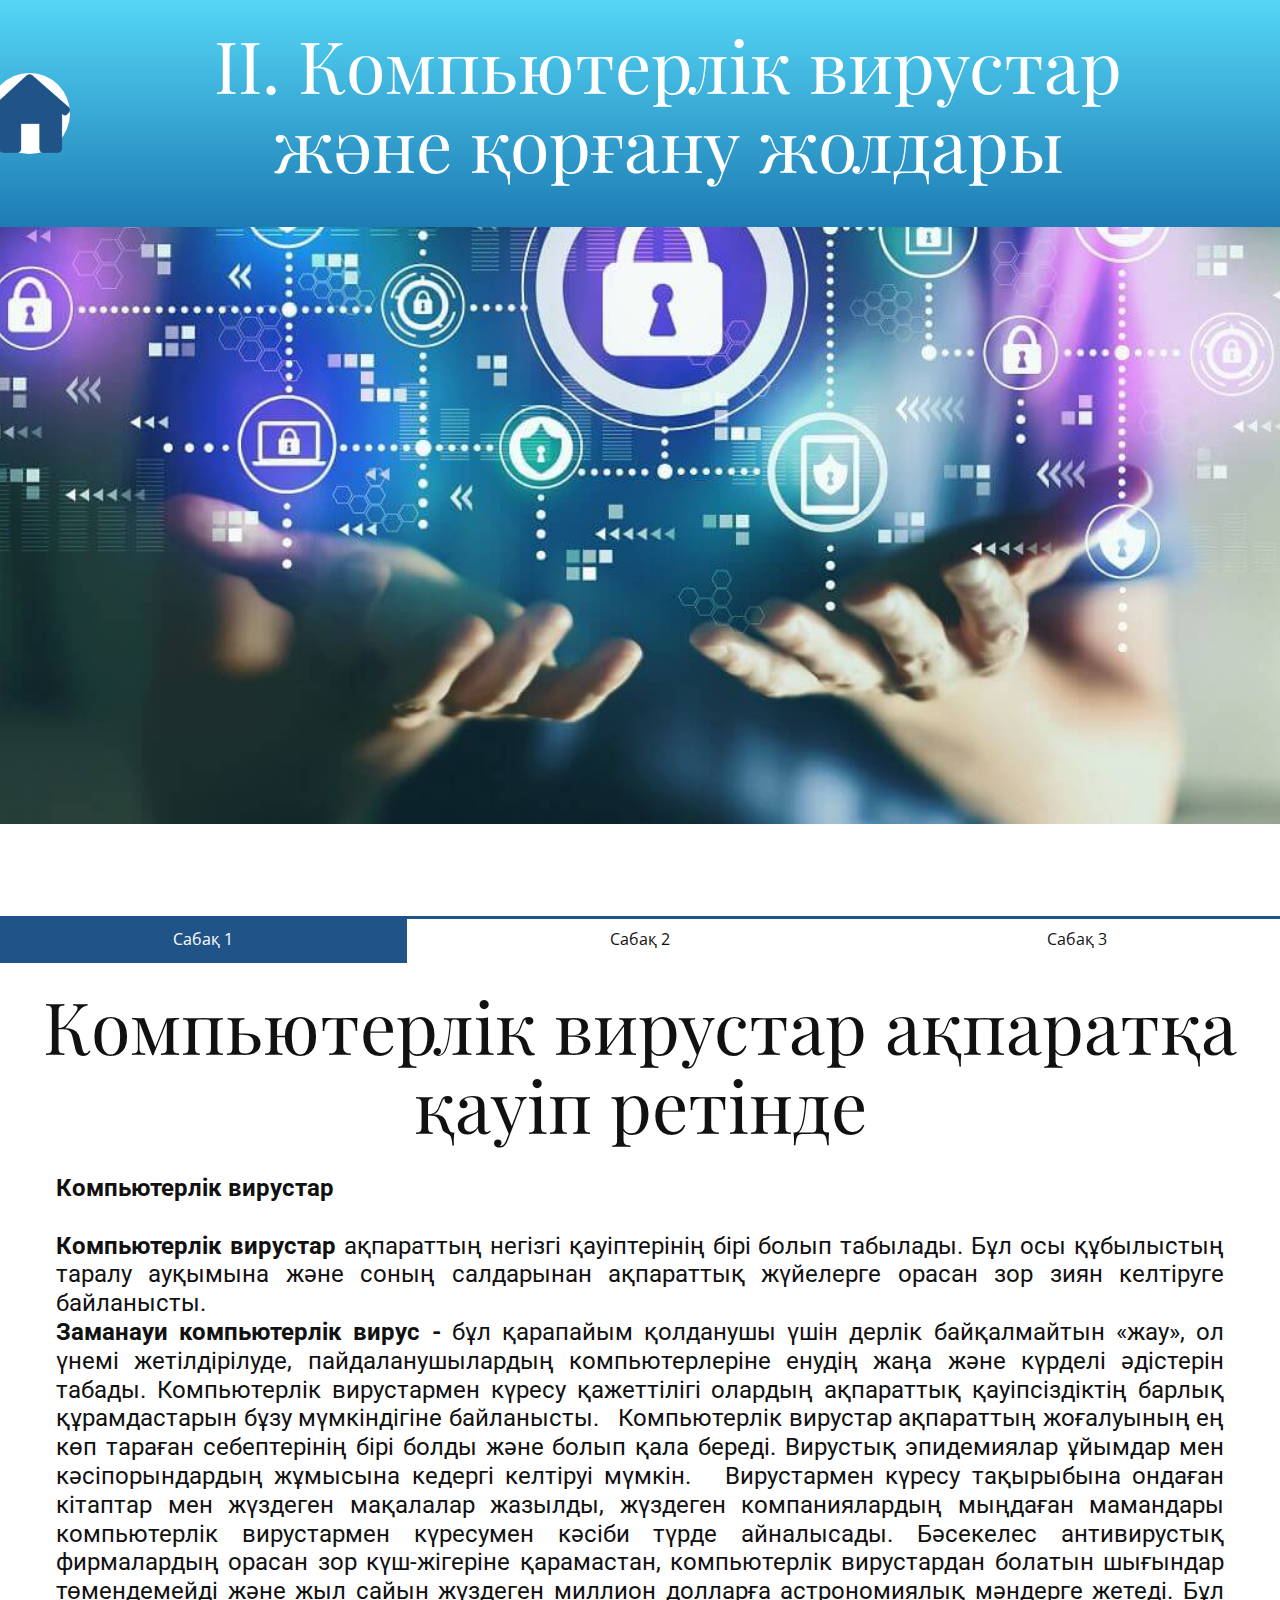
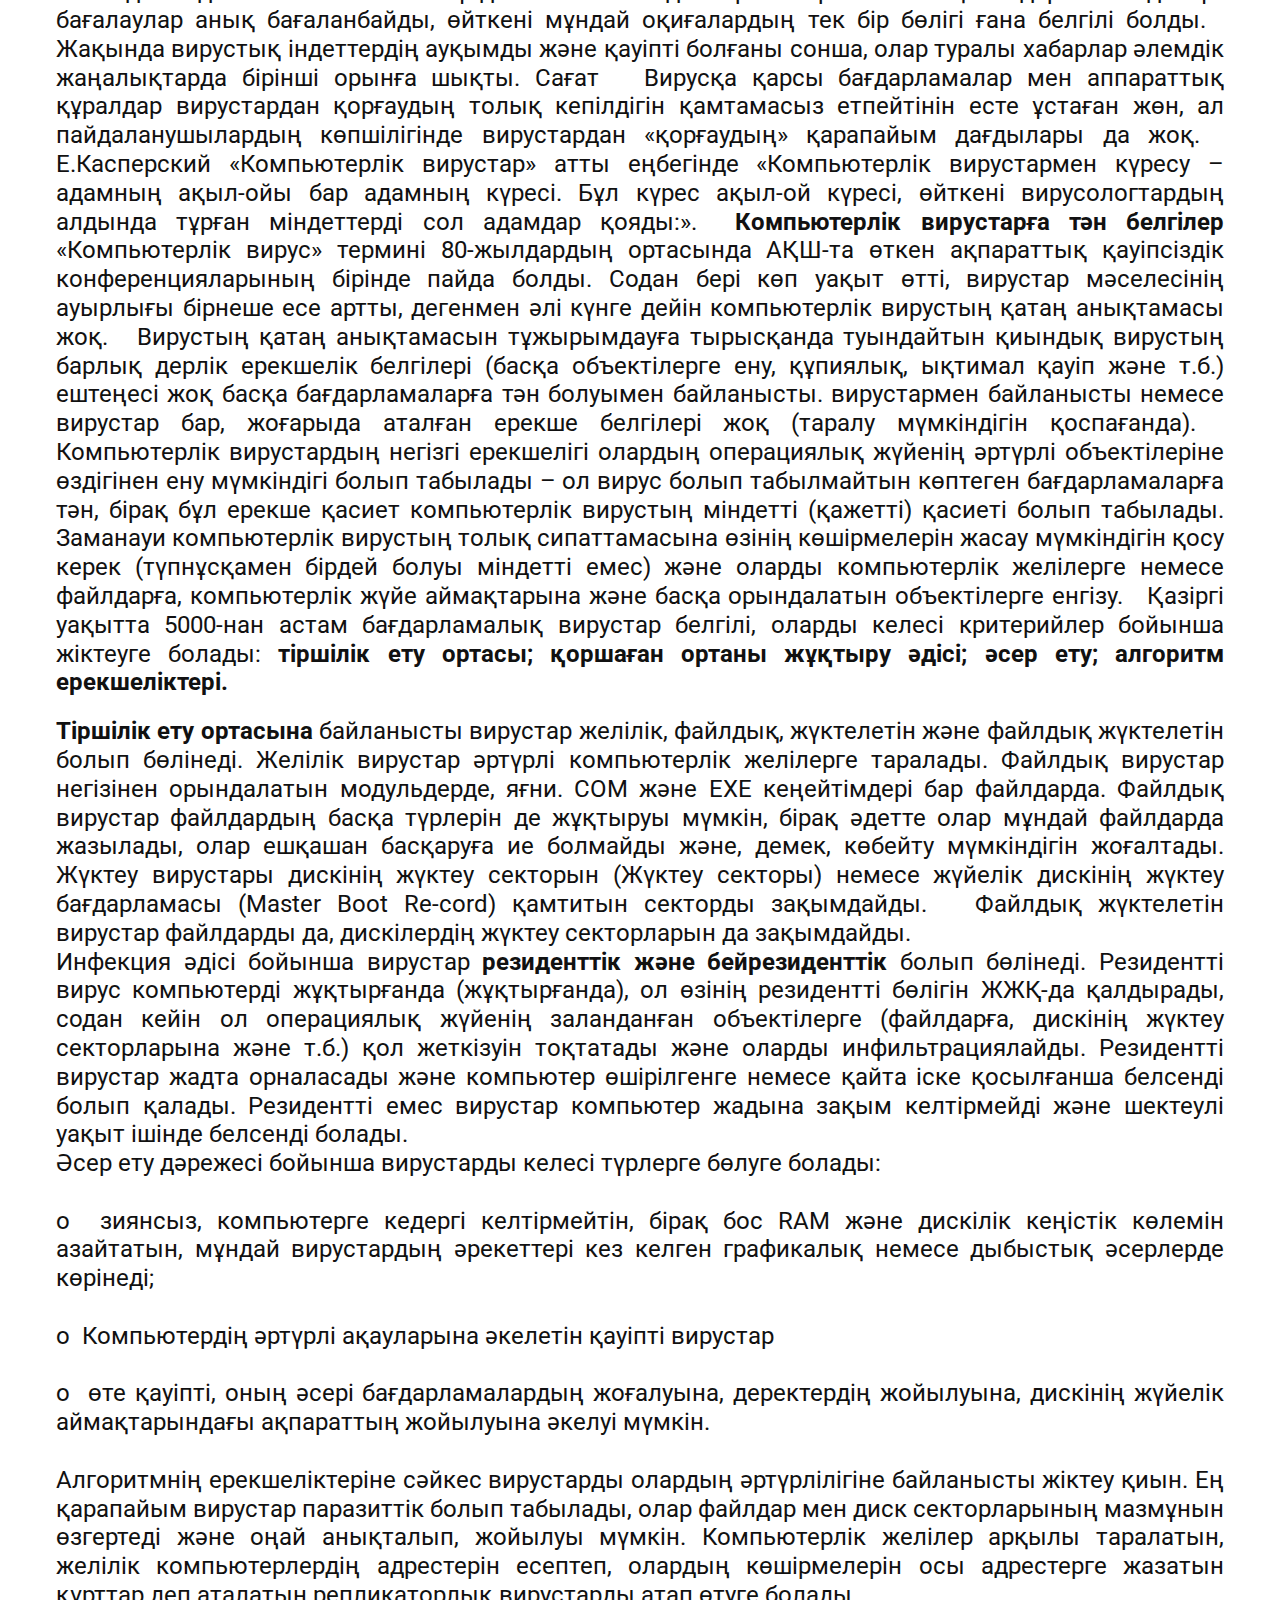
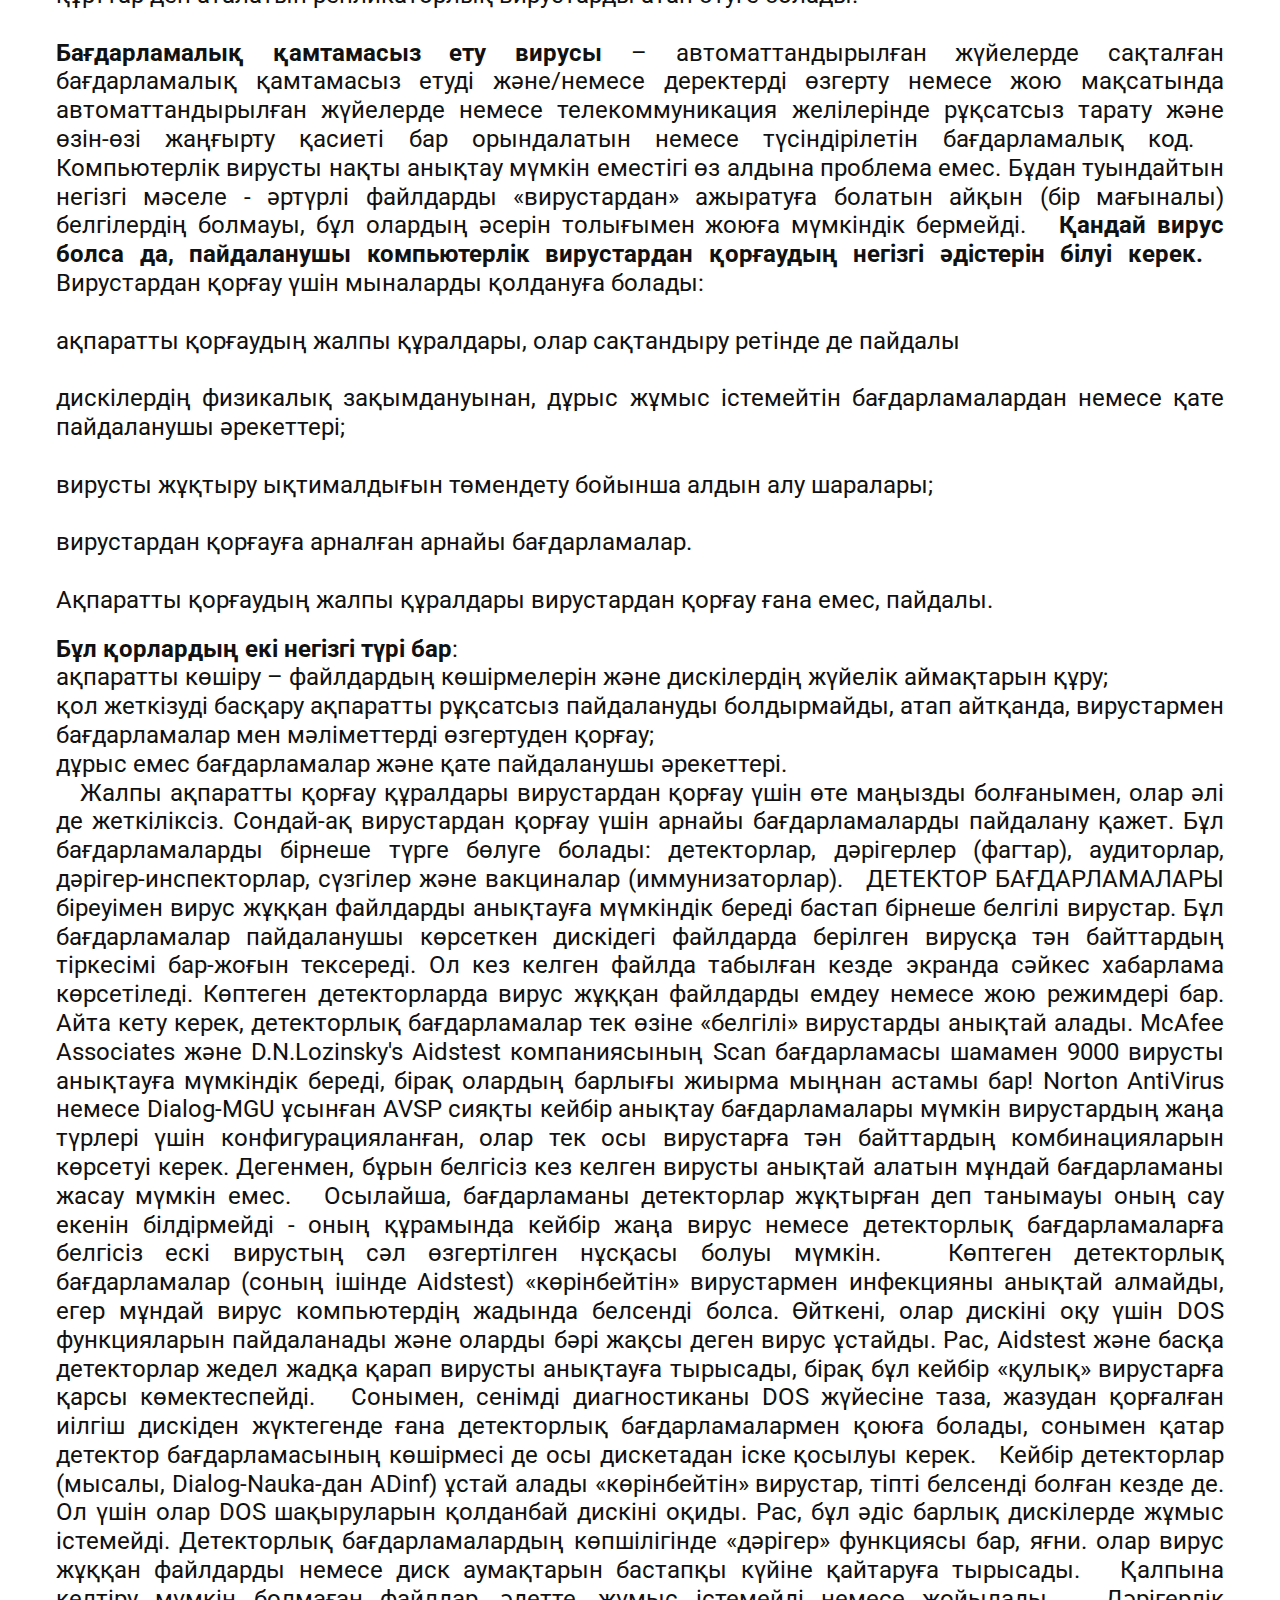
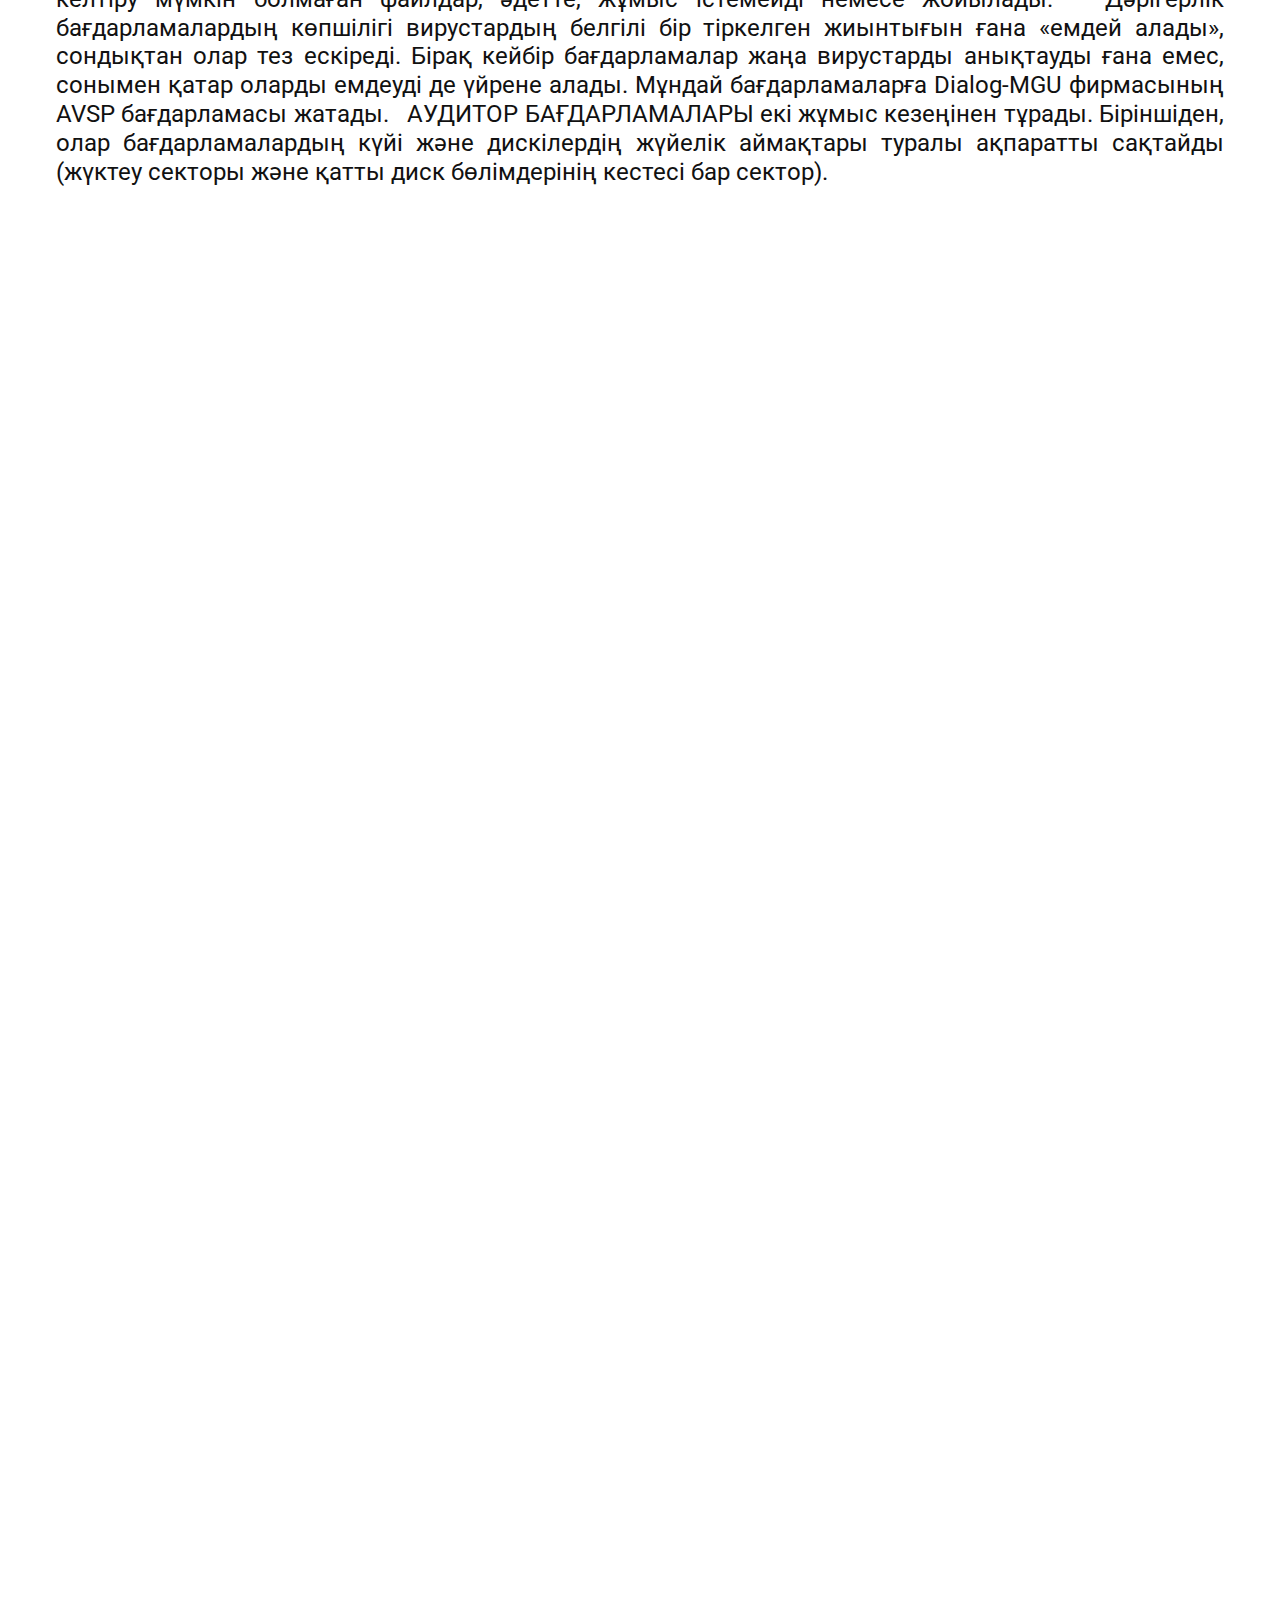
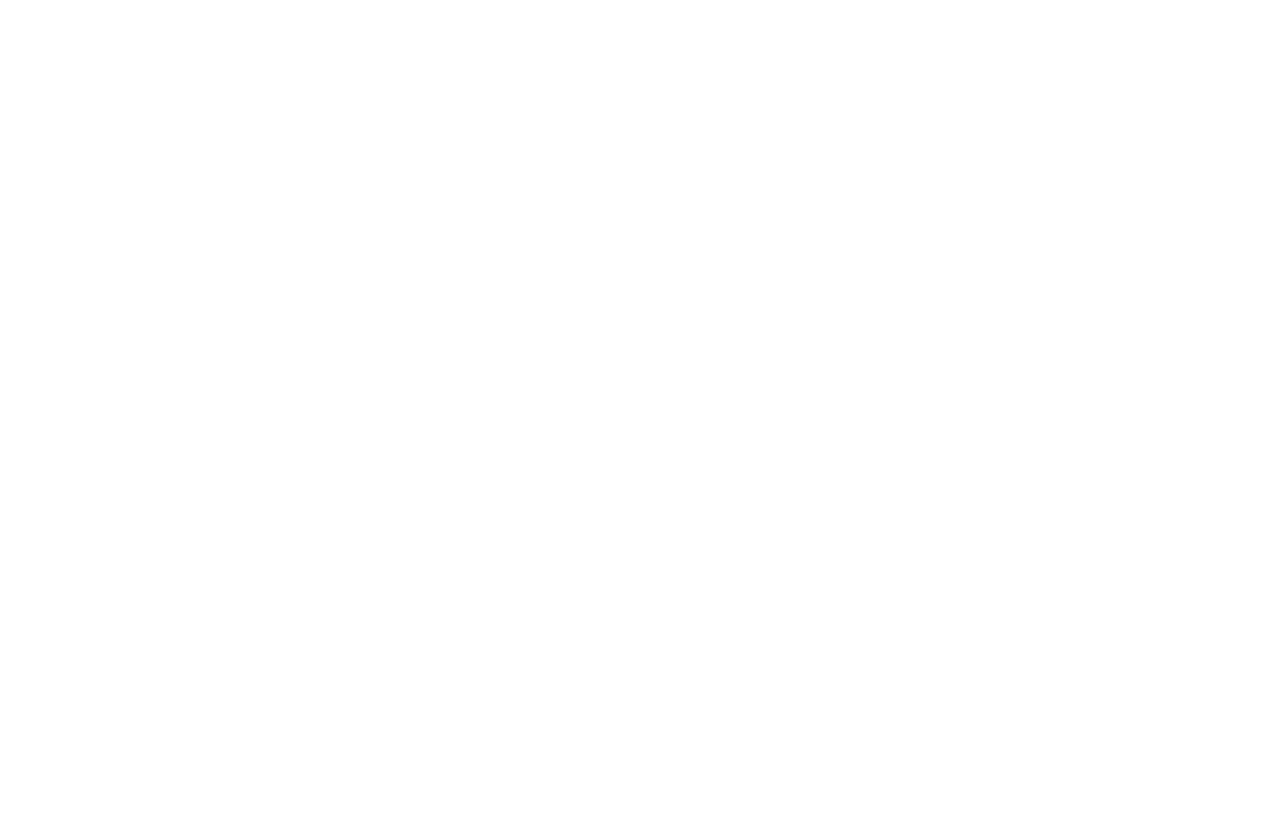
<file: 2тарау/Жалпы-қауіпсіздік-туралы.html>
<!DOCTYPE html>
<html style="font-size: 16px;" lang="ru"><head>
    <meta name="viewport" content="width=device-width, initial-scale=1.0">
    <meta charset="utf-8">
    <meta name="keywords" content="Жалпы қауіпсіздік туралы">
    <meta name="description" content="">
    <title>Жалпы қауіпсіздік туралы</title>
    <link rel="stylesheet" href="nicepage.css" media="screen">
<link rel="stylesheet" href="Жалпы-қауіпсіздік-туралы.css" media="screen">
    <script class="u-script" type="text/javascript" src="jquery.js" defer=""></script>
    <script class="u-script" type="text/javascript" src="nicepage.js" defer=""></script>
    <meta name="generator" content="Nicepage 5.8.2, nicepage.com">
    <link id="u-theme-google-font" rel="stylesheet" href="https://fonts.googleapis.com/css?family=Roboto:100,100i,300,300i,400,400i,500,500i,700,700i,900,900i|Open+Sans:300,300i,400,400i,500,500i,600,600i,700,700i,800,800i">
    <link id="u-page-google-font" rel="stylesheet" href="https://fonts.googleapis.com/css?family=Playfair+Display:400,400i,500,500i,600,600i,700,700i,800,800i,900,900i">
    
    
    
    <script type="application/ld+json">{
		"@context": "http://schema.org",
		"@type": "Organization",
		"name": "Копия Site4"
}</script>
    <meta name="theme-color" content="#478ac9">
    <meta property="og:title" content="Жалпы қауіпсіздік туралы">
    <meta property="og:type" content="website">
  <meta data-intl-tel-input-cdn-path="intlTelInput/"></head>
  <body class="u-body u-xl-mode" data-lang="ru"><header class="u-clearfix u-gradient u-header u-sticky u-sticky-2fd6 u-header" id="sec-436d"><div class="u-clearfix u-sheet u-sheet-1">
        <h1 class="u-align-center u-custom-font u-font-playfair-display u-text u-text-white u-text-1">II.​ Компьютерлік вирустар және қорғану жолдары</h1><span class="u-file-icon u-icon u-icon-circle u-text-custom-color-1 u-white u-icon-1" data-href="javascript:history.back()"><img src="images/20176-c1e41769.png" alt=""></span>
      </div></header>
    <section class="skrollable u-clearfix u-container-align-center u-image u-parallax u-section-1" id="sec-d8c9" data-image-width="1200" data-image-height="722">
      <div class="u-clearfix u-sheet u-sheet-1"></div>
    </section>
    <section class="u-align-left u-clearfix u-section-2" id="sec-9b41">
      <div class="u-expanded-width u-tab-links-align-justify u-tabs u-tabs-1">
        <ul class="u-spacing-30 u-tab-list u-unstyled" role="tablist">
          <li class="u-tab-item" role="presentation">
            <a class="active u-active-custom-color-1 u-button-style u-tab-link u-tab-link-1" id="link-tab-081f" href="#tab-081f" role="tab" aria-controls="tab-081f" aria-selected="true">Сабақ 1</a>
          </li>
          <li class="u-tab-item" role="presentation">
            <a class="u-active-custom-color-1 u-button-style u-tab-link u-tab-link-2" id="link-tab-3a42" href="#tab-3a42" role="tab" aria-controls="tab-3a42" aria-selected="false">Сабақ 2</a>
          </li>
          <li class="u-tab-item u-tab-item-3" role="presentation">
            <a class="u-active-custom-color-1 u-button-style u-tab-link u-tab-link-3" id="tab-d7e7" href="#link-tab-d7e7" role="tab" aria-controls="link-tab-d7e7" aria-selected="false">Сабақ 3</a>
          </li>
        </ul>
        <div class="u-tab-content">
          <div class="u-container-style u-tab-active u-tab-pane" id="tab-081f" role="tabpanel" aria-labelledby="link-tab-081f">
            <div class="u-container-layout u-container-layout-1">
              <div class="u-border-3 u-border-custom-color-1 u-expanded-width u-line u-line-horizontal u-line-1"></div>
              <h1 class="u-align-center u-custom-font u-font-playfair-display u-text u-text-default u-text-1">Компьютерлік вирустар ақпаратқа қауіп ретінде</h1>
              <h4 class="u-align-justify u-text u-text-2"><b>Компьютерлік вирустар</b>&nbsp;<br>
                <br><b>Компьютерлік вирустар</b> ақпараттың негізгі қауіптерінің бірі болып табылады. Бұл осы құбылыстың таралу
ауқымына және соның салдарынан ақпараттық жүйелерге орасан зор зиян келтіруге
байланысты. <b>&nbsp;</b>&nbsp;<br><b>Заманауи компьютерлік вирус - </b>бұл
қарапайым қолданушы үшін дерлік байқалмайтын «жау», ол үнемі жетілдірілуде,
пайдаланушылардың компьютерлеріне енудің жаңа және күрделі әдістерін табады.
Компьютерлік вирустармен күресу қажеттілігі олардың ақпараттық қауіпсіздіктің
барлық құрамдастарын бұзу мүмкіндігіне байланысты.
&nbsp;
Компьютерлік вирустар ақпараттың жоғалуының ең көп тараған
себептерінің бірі болды және болып қала береді. Вирустық эпидемиялар ұйымдар
мен кәсіпорындардың жұмысына кедергі келтіруі мүмкін.
&nbsp;
Вирустармен күресу тақырыбына ондаған кітаптар мен жүздеген мақалалар
жазылды, жүздеген компаниялардың мыңдаған мамандары компьютерлік вирустармен
күресумен кәсіби түрде айналысады. Бәсекелес антивирустық фирмалардың орасан
зор күш-жігеріне қарамастан, компьютерлік вирустардан болатын шығындар
төмендемейді және жыл сайын жүздеген миллион долларға астрономиялық мәндерге
жетеді. Бұл бағалаулар анық бағаланбайды, өйткені мұндай оқиғалардың тек бір
бөлігі ғана белгілі болды.
&nbsp;
Жақында вирустық індеттердің ауқымды және қауіпті болғаны сонша, олар
туралы хабарлар әлемдік жаңалықтарда бірінші орынға шықты. Сағат
&nbsp;
Вирусқа қарсы бағдарламалар мен аппараттық құралдар вирустардан
қорғаудың толық кепілдігін қамтамасыз етпейтінін есте ұстаған жөн, ал
пайдаланушылардың көпшілігінде вирустардан «қорғаудың» қарапайым дағдылары да
жоқ.
&nbsp;
Е.Касперский «Компьютерлік вирустар» атты еңбегінде «Компьютерлік
вирустармен күресу – адамның ақыл-ойы бар адамның күресі. Бұл күрес ақыл-ой
күресі, өйткені вирусологтардың алдында тұрған міндеттерді сол адамдар қояды:». <b>&nbsp;</b><b>Компьютерлік вирустарға тән белгілер</b> «Компьютерлік вирус» термині 80-жылдардың ортасында АҚШ-та өткен
ақпараттық қауіпсіздік конференцияларының бірінде пайда болды. Содан бері көп
уақыт өтті, вирустар мәселесінің ауырлығы бірнеше есе артты, дегенмен әлі күнге
дейін компьютерлік вирустың қатаң анықтамасы жоқ. <b>&nbsp;</b> Вирустың қатаң анықтамасын тұжырымдауға тырысқанда туындайтын қиындық
вирустың барлық дерлік ерекшелік белгілері (басқа объектілерге ену, құпиялық,
ықтимал қауіп және т.б.) ештеңесі жоқ басқа бағдарламаларға тән болуымен
байланысты. вирустармен байланысты немесе вирустар бар, жоғарыда аталған ерекше
белгілері жоқ (таралу мүмкіндігін қоспағанда).
&nbsp;
Компьютерлік вирустардың негізгі ерекшелігі олардың операциялық
жүйенің әртүрлі объектілеріне өздігінен ену мүмкіндігі болып табылады – ол
вирус болып табылмайтын көптеген бағдарламаларға тән, бірақ бұл ерекше қасиет компьютерлік
вирустың міндетті (қажетті) қасиеті болып табылады.
Заманауи компьютерлік вирустың толық
сипаттамасына өзінің көшірмелерін жасау мүмкіндігін қосу керек (түпнұсқамен
бірдей болуы міндетті емес) және оларды компьютерлік желілерге немесе файлдарға,
компьютерлік жүйе аймақтарына және басқа орындалатын объектілерге енгізу.
&nbsp;
Қазіргі уақытта 5000-нан астам бағдарламалық
вирустар белгілі, оларды келесі критерийлер бойынша жіктеуге болады: <b>тіршілік ету ортасы; қоршаған ортаны
жұқтыру әдісі; әсер ету; алгоритм ерекшеліктері.</b>
              </h4>
              <h4 class="u-align-justify u-text u-text-3"><b>Тіршілік
ету ортасына</b> байланысты вирустар
желілік, файлдық, жүктелетін және файлдық жүктелетін болып бөлінеді. Желілік
вирустар әртүрлі компьютерлік желілерге таралады. Файлдық вирустар негізінен
орындалатын модульдерде, яғни. 
COM және EXE кеңейтімдері бар файлдарда. Файлдық
вирустар файлдардың басқа түрлерін де жұқтыруы мүмкін, бірақ әдетте олар мұндай
файлдарда жазылады, олар ешқашан басқаруға ие болмайды және, демек, көбейту
мүмкіндігін жоғалтады. Жүктеу вирустары дискінің жүктеу секторын (Жүктеу
секторы) немесе жүйелік дискінің жүктеу бағдарламасы (Master Boot Re-cord)
қамтитын секторды зақымдайды. <b>&nbsp;</b> Файлдық жүктелетін вирустар файлдарды да,
дискілердің жүктеу секторларын да зақымдайды.
&nbsp;&nbsp;<br>Инфекция әдісі бойынша вирустар <b>резиденттік және бейрезиденттік</b> болып
бөлінеді. Резидентті вирус компьютерді жұқтырғанда (жұқтырғанда), ол өзінің
резидентті бөлігін ЖЖҚ-да қалдырады, содан кейін ол операциялық жүйенің заланданған
объектілерге (файлдарға, дискінің жүктеу секторларына және т.б.) қол жеткізуін
тоқтатады және оларды инфильтрациялайды. Резидентті вирустар жадта орналасады
және компьютер өшірілгенге немесе қайта іске қосылғанша белсенді болып қалады.
Резидентті емес вирустар компьютер жадына зақым келтірмейді және шектеулі уақыт
ішінде белсенді болады.
&nbsp;&nbsp;<br>Әсер ету дәрежесі бойынша вирустарды келесі
түрлерге бөлуге болады:&nbsp;<!--[if !supportLists]-->
                <br>
                <br>o&nbsp; <!--[endif]-->зиянсыз, компьютерге
кедергі келтірмейтін, бірақ бос RAM және дискілік кеңістік көлемін азайтатын,
мұндай вирустардың әрекеттері кез келген графикалық немесе дыбыстық әсерлерде
көрінеді;&nbsp;<!--[if !supportLists]-->
                <br>
                <br>o&nbsp; <!--[endif]-->Компьютердің әртүрлі
ақауларына әкелетін қауіпті вирустар&nbsp;<!--[if !supportLists]-->
                <br>
                <br>o&nbsp; <!--[endif]-->өте қауіпті, оның әсері
бағдарламалардың жоғалуына, деректердің жойылуына, дискінің жүйелік
аймақтарындағы ақпараттың жойылуына әкелуі мүмкін.
&nbsp;&nbsp;<br>
                <br>Алгоритмнің ерекшеліктеріне сәйкес вирустарды
олардың әртүрлілігіне байланысты жіктеу қиын. Ең қарапайым вирустар паразиттік
болып табылады, олар файлдар мен диск секторларының мазмұнын өзгертеді және
оңай анықталып, жойылуы мүмкін. Компьютерлік желілер арқылы таралатын, желілік
компьютерлердің адрестерін есептеп, олардың көшірмелерін осы адрестерге жазатын
құрттар деп аталатын репликаторлық вирустарды атап өтуге болады.
&nbsp;&nbsp;<br>
                <br><b>Бағдарламалық
қамтамасыз ету вирусы</b> – автоматтандырылған
жүйелерде сақталған бағдарламалық қамтамасыз етуді және/немесе деректерді
өзгерту немесе жою мақсатында автоматтандырылған жүйелерде немесе
телекоммуникация желілерінде рұқсатсыз тарату және өзін-өзі жаңғырту қасиеті
бар орындалатын немесе түсіндірілетін бағдарламалық код.
&nbsp;
Компьютерлік вирусты нақты анықтау мүмкін еместігі
өз алдына проблема емес. Бұдан туындайтын негізгі мәселе - әртүрлі файлдарды
«вирустардан» ажыратуға болатын айқын (бір мағыналы) белгілердің болмауы, бұл
олардың әсерін толығымен жоюға мүмкіндік бермейді.
&nbsp; <b>Қандай
вирус болса да, пайдаланушы компьютерлік вирустардан қорғаудың негізгі
әдістерін білуі керек.</b> &nbsp;
Вирустардан қорғау үшін мыналарды қолдануға
болады:&nbsp;<br>
                <br>ақпаратты қорғаудың жалпы құралдары, олар
     сақтандыру ретінде де пайдалы<br>
                <br>дискілердің физикалық зақымдануынан, дұрыс
     жұмыс істемейтін бағдарламалардан немесе қате пайдаланушы әрекеттері;<br>
                <br> вирусты жұқтыру ықтималдығын төмендету
     бойынша алдын алу шаралары;<br>
                <br> вирустардан қорғауға арналған арнайы
     бағдарламалар.&nbsp;<br>
                <br>Ақпаратты қорғаудың жалпы құралдары вирустардан қорғау ғана
     емес, пайдалы.
              </h4>
              <h4 class="u-align-justify u-text u-text-4"><b>Бұл
қорлардың екі негізгі түрі бар</b>:
&nbsp; <br>ақпаратты көшіру – файлдардың көшірмелерін
     және дискілердің жүйелік аймақтарын құру;<br> қол жеткізуді басқару ақпаратты рұқсатсыз
     пайдалануды болдырмайды, атап айтқанда, вирустармен бағдарламалар мен
     мәліметтерді өзгертуден қорғау;<br> дұрыс емес бағдарламалар және қате
     пайдаланушы әрекеттері.<br><b>&nbsp;</b><b>&nbsp;</b> Жалпы ақпаратты қорғау құралдары вирустардан
қорғау үшін өте маңызды болғанымен, олар әлі де жеткіліксіз. Сондай-ақ
вирустардан қорғау үшін арнайы бағдарламаларды пайдалану қажет. Бұл бағдарламаларды
бірнеше түрге бөлуге болады: детекторлар, дәрігерлер (фагтар), аудиторлар,
дәрігер-инспекторлар, сүзгілер және вакциналар (иммунизаторлар).
&nbsp;
ДЕТЕКТОР БАҒДАРЛАМАЛАРЫ біреуімен вирус жұққан
файлдарды анықтауға мүмкіндік береді бастап бірнеше белгілі вирустар. Бұл
бағдарламалар пайдаланушы көрсеткен дискідегі файлдарда берілген вирусқа тән
байттардың тіркесімі бар-жоғын тексереді.
Ол кез келген файлда табылған кезде экранда
сәйкес хабарлама көрсетіледі. Көптеген детекторларда вирус жұққан файлдарды
емдеу немесе жою режимдері бар. Айта кету керек, детекторлық бағдарламалар тек
өзіне «белгілі» вирустарды анықтай алады.
McAfee Associates және D.N.Lozinsky's Aidstest
компаниясының Scan бағдарламасы шамамен 9000 вирусты анықтауға мүмкіндік
береді, бірақ олардың барлығы жиырма мыңнан астамы бар! Norton AntiVirus немесе
Dialog-MGU ұсынған AVSP сияқты кейбір анықтау бағдарламалары мүмкін вирустардың
жаңа түрлері үшін конфигурацияланған, олар тек осы вирустарға тән байттардың
комбинацияларын көрсетуі керек. Дегенмен, бұрын белгісіз кез келген вирусты
анықтай алатын мұндай бағдарламаны жасау мүмкін емес.
&nbsp;
Осылайша, бағдарламаны детекторлар жұқтырған деп
танымауы оның сау екенін білдірмейді - оның құрамында кейбір жаңа вирус немесе
детекторлық бағдарламаларға белгісіз ескі вирустың сәл өзгертілген нұсқасы
болуы мүмкін.
&nbsp;
Көптеген детекторлық бағдарламалар (соның ішінде
Aidstest) «көрінбейтін» вирустармен инфекцияны анықтай алмайды, егер мұндай
вирус компьютердің жадында белсенді болса. Өйткені, олар дискіні оқу үшін DOS
функцияларын пайдаланады және оларды бәрі жақсы деген вирус ұстайды. Рас,
Aidstest және басқа детекторлар жедел жадқа қарап вирусты анықтауға тырысады,
бірақ бұл кейбір «қулық» вирустарға қарсы көмектеспейді.
&nbsp;
Сонымен, сенімді диагностиканы DOS жүйесіне таза,
жазудан қорғалған иілгіш дискіден жүктегенде ғана детекторлық бағдарламалармен
қоюға болады, сонымен қатар детектор бағдарламасының көшірмесі де осы
дискетадан іске қосылуы керек.
&nbsp;
Кейбір детекторлар (мысалы, Dialog-Nauka-дан
ADinf) ұстай алады
«көрінбейтін» вирустар, тіпті белсенді болған
кезде де. Ол үшін олар DOS шақыруларын қолданбай дискіні оқиды. Рас, бұл әдіс
барлық дискілерде жұмыс істемейді. Детекторлық бағдарламалардың көпшілігінде
«дәрігер» функциясы бар, яғни. олар вирус жұққан файлдарды немесе диск
аумақтарын бастапқы күйіне қайтаруға тырысады.
&nbsp;
Қалпына келтіру мүмкін болмаған файлдар, әдетте,
жұмыс істемейді немесе жойылады.
&nbsp;
Дәрігерлік бағдарламалардың көпшілігі вирустардың
белгілі бір тіркелген жиынтығын ғана «емдей алады», сондықтан олар тез
ескіреді. Бірақ кейбір бағдарламалар жаңа вирустарды анықтауды ғана емес,
сонымен қатар оларды емдеуді де үйрене алады. Мұндай бағдарламаларға Dialog-MGU
фирмасының AVSP бағдарламасы жатады.
&nbsp;
АУДИТОР БАҒДАРЛАМАЛАРЫ екі жұмыс кезеңінен
тұрады. Біріншіден, олар бағдарламалардың күйі және дискілердің жүйелік
аймақтары туралы ақпаратты сақтайды (жүктеу секторы және қатты диск
бөлімдерінің кестесі бар сектор).
&nbsp;
              </h4>
            </div>
          </div>
          <div class="u-container-style u-tab-pane" id="tab-3a42" role="tabpanel" aria-labelledby="link-tab-3a42">
            <div class="u-container-layout u-container-layout-2">
              <h1 class="u-align-center u-custom-font u-font-playfair-display u-text u-text-5"> Компьютерге вирус енгенін анықтау жолдары</h1>
              <h3 class="u-align-justify u-text u-text-6"><b>Ақпараттық қауіпсіздіктің
заңнамалық деңгейі.</b>
              </h3>
              <h4 class="u-align-justify u-text u-text-7"> Ақпараттық қауіпсіздік мәселесінде тек
интеграцияланған тәсіл ғана табысқа жете алады.
Ақпараттық қауіпсіздікті қамтамасыз ету үшін ең
маңыздысы – заңнамалық деңгей. Адамдардың көпшілігі заңсыз әрекеттерді
техникалық мүмкін емес болғандықтан емес, қоғам оны айыптайтындықтан
және/немесе жазалағандықтан жасамайды, өйткені ол қабылданбайды.</h4>
              <h3 class="u-align-justify u-text u-text-8"> Заңнамалық деңгейде шаралардың екі тобын
ажыратамыз:</h3>
              <h4 class="u-align-justify u-text u-text-9"> ·қоғамда ақпараттық қауіпсіздікті бұзушылар мен
бұзушыларға теріс (соның ішінде жаза қолдану арқылы) көзқарасты қалыптастыруға
және сақтауға бағытталған шаралар (оларды шектеу шаралары деп атаймыз);&nbsp;<!--[if !supportLists]-->
                <br>·ақпараттық қауіпсіздік саласында қоғамның білімін
арттыруға ықпал ететін шараларды бағыттау және үйлестіру, ақпараттық
қауіпсіздікті қамтамасыз ету құралдарын әзірлеуге және таратуға көмектесу
(шығармашылық бағыттылық шаралары).
              </h4>
              <h4 class="u-align-justify u-text u-text-10"> Іс жүзінде шаралардың екі тобы да бірдей маңызды,
бірақ біз ақпараттық қауіпсіздік ережелері мен нормаларын саналы түрде сақтау
аспектісін атап өткіміз келеді. Бұл ақпараттық қатынастардың барлық субъектілері
үшін маңызды, өйткені тек құқық қорғау органдарының қорғауына сену аңғалдық
болар еді. Бұл сондай-ақ міндеттеріне тәртіп бұзушыларды жазалау кіретін
адамдар үшін қажет, өйткені дәлелдемелерді көрсету қажет&nbsp; арнайы дайындықсыз компьютерлік қылмыстарды
тергеу және соттау мүмкін емес.
&nbsp;&nbsp;<br>
                <br>Заң шығару деңгейіндегі ең маңызды (бәлкім, ең
қиыны) – заң жобаларын әзірлеу үдерісін ақпараттық технологиялардың
шындықтарымен және прогресімен үйлестіруге мүмкіндік беретін механизмді құру.
Заңдар өмірден озып кете алмайды, бірақ артта қалудың тым үлкен болмауы
маңызды, өйткені іс жүзінде, басқа жағымсыз тұстармен қатар, бұл ақпараттық
қауіпсіздіктің төмендеуіне әкеледі.
&nbsp;
Ақпараттық қауіпсіздік саласындағы қазақстандық
заңнамаға шолу.&nbsp;<br>
                <br>Ақпараттық қауіпсіздік мәселелерін қозғайтын
жалпы мақсаттағы құқықтық актілер Қазақстан Республикасының Конституциясы және
Қазақстан Республикасының Ақпараттық қауіпсіздік тұжырымдамасы болып табылады.
&nbsp;&nbsp;<br>
                <br>Конституцияның 18-бабының 3-тармағына сәйкес,
мемлекеттiк органдар мен жергiлiктi өзiн-өзi басқару органдары, олардың
лауазымды адамдары, егер заңда өзгеше көзделмесе, әркiмнiң құқықтары мен
бостандықтарына тiкелей әсер ететiн құжаттармен және материалдармен танысу
мүмкiндiгiн қамтамасыз етуге мiндеттi. заң.
&nbsp;&nbsp;<br>
                <br>18-баптың 1-тармағында жеке салымдар мен
жинақтардың, хат-хабарлардың, телефон арқылы сөйлесулердің, пошта, телеграф
және өзге де хабарлардың құпиялылығына кепілдік берілген. Бұл құқықты шектеуге
заңда тікелей белгіленген жағдайларда және тәртіппен ғана жол беріледі.
&nbsp;&nbsp;<br>
                <br>Негізінде ақпаратқа құқықты қағаз технологиясы
арқылы жүзеге асыруға болады, бірақ қазіргі жағдайда азаматтар үшін ең
практикалық және қолайлысы тиісті заң шығарушы, атқарушы және сот органдарымен
ақпараттық серверлерді құру және ақпараттың қолжетімділігі мен тұтастығын
сақтау болып табылады. оларда ұсынылған ақпарат, яғни олардың (серверлердің)
ақпараттық қауіпсіздігін қамтамасыз ету.
&nbsp;&nbsp;<br>
                <br>Конституцияның 18-бабының 1-тармағында жеке
өмірге, жеке және отбасы құпиясына, ар-намысы мен қадір-қасиетін қорғау құқығына,
20-бабында ақпаратты кез келген заңды жолмен еркін алуға, беруге, өндіруге және
таратуға құқығы бар. Осы ережелерді заманауи түсіндіру деректердің, оның ішінде
оларды компьютерлік желілер арқылы беру процесінде, сондай-ақ ақпаратты қорғау
құралдарына қол жеткізудің құпиялылығын қамтамасыз етуді қамтиды.
&nbsp;&nbsp;<br>
                <br>Қазақстан Республикасының Азаматтық кодексінде
банктік және коммерциялық құпия сияқты ұғымдар бар. Мәліметтер үшінші
тұлғаларға белгісіз болғандықтан нақты немесе әлеуетті коммерциялық құндылыққа
ие болған, оған заңды негізде еркін қол жеткізу мүмкін болмаған және ақпарат
иесі оның құпиялылығын қорғау шараларын қабылдаған жағдайда ақпарат банктік
немесе коммерциялық құпияны құрайды. Бұл, кем дегенде, ақпараттық қауіпсіздік
мәселелері бойынша құзыретті және құпиялылықты қамтамасыз етудің қолжетімді
(және заңды) құралдарының болуын білдіреді.
&nbsp;<br>
                <br>Ақпараттық қауіпсіздікті қамтамасыз етуде
Қазақстан Республикасының Қылмыстық кодексінің 200-бабы – Коммерциялық немесе
банктік құпияны құрайтын мәліметтерді заңсыз алу және жария ету өте
жетілдірілген.&nbsp;<br>
                <br>227-бап. Компьютерлік ақпаратқа заңсыз қол жеткізу, компьютерлер
үшін зиянды бағдарламаларды жасау, пайдалану және тарату. 268-бап
&nbsp;&nbsp;<br>
                <br>Ақпараттың құпиялылығын қамтамасыз ету бөлігінде
мемлекеттің мүдделері «Мемлекеттік құпиялар туралы» Заңда (1997 жылғы 6
қазандағы өзгертулерімен) барынша толық көрсетілген. Ол мемлекеттік құпияларды
өзінің әскери, сыртқы саяси, экономикалық, барлау, қарсы барлау және
жедел-іздестіру қызметі саласындағы мемлекет қорғайтын, тарату Ресей Федерациясының
қауіпсіздігіне зиян келтіруі мүмкін ақпарат ретінде анықтайды.
&nbsp;&nbsp;<br>
                <br>Ол сондай-ақ ақпаратты қорғау құралдарын
анықтайды. Осы Заңға сәйкес бұл мемлекеттік құпияны құрайтын ақпаратты қорғауға
арналған техникалық, криптографиялық, бағдарламалық және өзге де құралдар; олар
қолданылатын құралдар
енгізілген, сондай-ақ ақпаратты қорғаудың
тиімділігін бақылау құралдары. Біз анықтаманың соңғы бөлігінің маңыздылығын
атап өтеміз.
              </h4>
              <h3 class="u-align-center-xs u-align-justify-lg u-align-justify-md u-align-justify-sm u-align-justify-xl u-text u-text-11"><b>«Ақпараттандыру
туралы» Заң</b>
              </h3>
              <h4 class="u-align-justify u-text u-text-12"> Ақпараттық қауіпсіздік мәселелері бойынша
қазақстандық заңдардың ішінде 2007 жылғы 11 қаңтардағы № 217-III ҚР Заңы
«Ақпараттандыру туралы» заңы негіз болып саналады. Онда негізгі анықтамалар
берілген және осы саладағы заңнаманы дамытудың бағыттары көрсетілген.</h4>
              <h3 class="u-align-justify u-text u-text-13"><b>Осы анықтамалардың
кейбірін келтірейік:</b>
              </h3>
              <h4 class="u-align-justify u-text u-text-14"><!--[if !supportLists]-->o&nbsp;&nbsp; <!--[endif]-->ақпарат – олардың берілу
формасына қарамастан адамдар, заттар, фактілер, оқиғалар, құбылыстар мен
процестер туралы ақпарат;&nbsp;<!--[if !supportLists]-->
                <br>
                <br>o&nbsp;&nbsp; <!--[endif]-->ақпараттық қауіпсіздік –
мемлекеттік ақпараттық ресурстардың, сондай-ақ ақпарат саласындағы жеке адамның
құқықтары мен қоғам мүдделерінің қауіпсіздігінің жай-күйі;&nbsp;<!--[if !supportLists]-->
                <br>
                <br>o&nbsp;&nbsp; <!--[endif]-->Ақпараттандыру –
ақпараттық технологияларды пайдалану негізінде электрондық ақпараттық
ресурстарды, ақпараттық жүйелерді қалыптастыруға және дамытуға бағытталған
ұйымдастырушылық, әлеуметтік-экономикалық, ғылыми-техникалық процесс;&nbsp;<!--[if !supportLists]-->
                <br>
                <br>o&nbsp;&nbsp; <!--[endif]-->ақпараттық жұмыс –
электрондық ақпараттық ресурстар мен ақпараттық жүйелерді құру бойынша қызмет;&nbsp;<!--[if !supportLists]-->
                <br>
                <br>o&nbsp;&nbsp; <!--[endif]-->ақпараттық жүйе –
ақпараттық процестерді жүзеге асыруға арналған аппараттық-бағдарламалық кешен;&nbsp;<!--[if !supportLists]-->
                <br>
                <br>o&nbsp;&nbsp; <!--[endif]-->ақпараттық жүйелердің
аудиті – ақпараттық жүйенің ағымдағы жай-күйін, онда болып жатқан әрекеттер мен
оқиғаларды бағалаудың, олардың белгілі бір критерийлерге, техникалық
регламенттерге, стандарттарға, нормативтік-техникалық құжаттамаға және (немесе)
тапсырыс берушіге сәйкестік деңгейін белгілеудің жүйелі процесі. талаптар;&nbsp;<!--[if !supportLists]-->
                <br>
                <br>o&nbsp;&nbsp; <!--[endif]-->ақпараттық-коммуникациялық
желі – ақпараттық жүйелер арасындағы немесе олардың құрамдас бөліктері
арасындағы өзара іс-қимылды, сондай-ақ электрондық ақпараттық ресурстарды
беруді қамтамасыз етуге арналған техникалық және аппараттық-бағдарламалық
құралдардың жиынтығы;&nbsp;<!--[if !supportLists]-->
                <br>
                <br>o&nbsp;&nbsp; <!--[endif]-->ақпараттық қызметтер –
пайдаланушыларды электрондық ақпараттық ресурстармен қамтамасыз ету бойынша
қызмет;&nbsp;<!--[if !supportLists]-->
                <br>
                <br>o&nbsp;&nbsp; <!--[endif]-->ақпараттық процестер –
ақпараттық технологияларды пайдалана отырып, электрондық ақпараттық ресурстарды
құру, жинау, өңдеу, жинақтау, сақтау, іздеу, беру, пайдалану және тарату
процестері;&nbsp;<!--[if !supportLists]-->
                <br>
                <br>o&nbsp;&nbsp; <!--[endif]-->ақпараттық технологиялар
– ақпаратты жинауды, құруды, сақтауды, жинақтауды, өңдеуді, іздеуді, шығаруды,
көшіруді, беруді және таратуды қамтамасыз ететін технологиялық кешенге
біріктірілген әдістердің, өндірістік процестердің және бағдарламалық-техникалық
құралдардың жиынтығы;&nbsp;<!--[if !supportLists]-->
                <br>
                <br>o&nbsp;&nbsp; <!--[endif]-->құжатталған ақпарат – оны
сәйкестендіруге мүмкіндік беретін реквизиттері бар материалды тасымалдаушыға
жазылған ақпарат;&nbsp;<!--[if !supportLists]-->
                <br>
                <br>o&nbsp;&nbsp; <!--[endif]-->құпия электрондық
ақпараттық ресурстар – мемлекеттік құпияларды қамтымайтын, Қазақстан
Республикасының заңнамасына сәйкес қол жеткізуі шектелген электрондық
ақпараттық ресурстар немесе олардың иесі немесе Қазақстан Республикасының
заңнамасында көзделген жағдайларда иесі;<!--[if !supportLists]-->
                <br>
                <br>o&nbsp;&nbsp; <!--[endif]-->пайдаланушы – өзіне
қажетті электрондық ақпараттық ресурстарды алу және оларды пайдалану үшін
ақпараттық жүйеге жүгінетін субъект;&nbsp;<!--[if !supportLists]-->
                <br>
                <br>o&nbsp;&nbsp; <!--[endif]-->электрондық ақпараттық
ресурстардың, ақпараттық жүйелердің меншік иесі – осы объектілерге иелік ету,
пайдалану және оларға билік ету құқықтарын олардың иесі айқындайтын шекте және
тәртіппен жүзеге асыратын субъект;&nbsp;<!--[if !supportLists]-->
                <br>
                <br>o&nbsp;&nbsp; <!--[endif]-->электрондық ақпараттық
ресурстарды, ақпараттық жүйелерді қорғау – оларды сақтауға, электрондық
ресурстарға рұқсатсыз қол жеткізуді болдырмауға бағытталған құқықтық,
ұйымдастырушылық және техникалық шаралар кешені&nbsp;
ақпаратты алу, көшіру, тарату, бұрмалау, жою немесе бұғаттау жөніндегі
заңсыз әрекеттерді қоса алғанда, ақпараттық ресурстарды, ақпараттық жүйелерді;&nbsp;<!--[if !supportLists]-->
                <br>
                <br>o&nbsp;&nbsp; <!--[endif]-->құпия ақпарат – қол
жеткізу Қазақстан Республикасының заңнамасына сәйкес шектелген құжатталған
ақпарат.
              </h4>
              <h3 class="u-align-center-xs u-align-justify-lg u-align-justify-md u-align-justify-sm u-align-justify-xl u-text u-text-15"><b>Заң
ақпаратты қорғаудың келесі мақсаттарын анықтайды:</b>
              </h3>
              <h4 class="u-align-justify u-text u-text-16"> o&nbsp;&nbsp; <!--[endif]-->ақпараттың ағып кетуіне,
ұрлануына, жоғалуына, бұрмалануына, бұрмалануына жол бермеу;&nbsp;<!--[if !supportLists]-->
                <br>
                <br>o&nbsp;&nbsp; <!--[endif]-->жеке адамның, қоғамның,
мемлекеттің қауіпсіздігіне төнетін қатерлердің алдын алу;&nbsp;<!--[if !supportLists]-->
                <br>
                <br>o&nbsp;&nbsp; <!--[endif]-->ақпаратты жою, өзгерту,
бұрмалау, көшіру, блоктау бойынша рұқсат етілмеген әрекеттерді болдырмау;<!--[if !supportLists]-->
                <br>
                <br>o&nbsp;ақпараттық ресурстар мен
ақпараттық жүйелерге заңсыз араласудың басқа да нысандарын болдырмау, меншік объектісі
ретінде құжатталған ақпараттың құқықтық режимін қамтамасыз ету;&nbsp;<!--[if !supportLists]-->
                <br>
                <br>o&nbsp;&nbsp; <!--[endif]-->азаматтардың жеке
құпиясын және ақпараттық жүйелерде бар дербес деректердің құпиялығын сақтауға
конституциялық құқықтарын қорғау;&nbsp;<!--[if !supportLists]-->
                <br>
                <br>o&nbsp;&nbsp; <!--[endif]-->заңға сәйкес мемлекеттік
құпиялардың сақталуы, құжатталған ақпараттың құпиялылығы;
Ақпараттық процестерде және ақпараттық жүйелерді,
технологияларды және оларды қамтамасыз ету құралдарын әзірлеу, өндіру және
қолдану субъектілерінің құқықтарын қамтамасыз ету.
              </h4>
              <h4 class="u-align-justify u-text u-text-17"> Мұнда қорғалатын ақпараттың үш түрі анық
ажыратылады, олардың екіншісіне, атап айтқанда, коммерциялық ақпарат кіреді.
Тек құжатталған ақпарат қорғауға жататындықтан, коммерциялық ақпаратты
материалдық тасымалдағышқа бекіту және оның реквизиттерін беру қажетті шарт
болып табылады. Айта кетейік, Заңның осы бөлігінде біз тек құпиялылық туралы
айтып отырмыз; ақпараттық қауіпсіздіктің басқа аспектілері ұмытылады.
&nbsp;
Мемлекеттік құпияларды және жеке мәліметтерді
қорғауды мемлекет өз мойнына алатынын атап өтейік; басқа құпия ақпарат оның
иелерінің жауапкершілігі болып табылады.
&nbsp;
Ақпаратты қалай қорғауға болады? Бұл «Электрондық
ақпараттық ресурстар мен ақпараттық жүйелерді қорғау туралы» Заңның 8-тарауында
қалай түсіндіріледі:</h4>
              <div id="carousel-504a" data-interval="5000" data-u-ride="carousel" class="u-carousel u-expanded-width-sm u-expanded-width-xs u-slider u-slider-1">
                <ol class="u-absolute-hcenter u-carousel-indicators u-carousel-indicators-1">
                  <li data-u-target="#carousel-504a" class="u-active u-grey-30 u-shape-circle" data-u-slide-to="0" style="width: 10px; height: 10px;"></li>
                  <li data-u-target="#carousel-504a" class="u-grey-30 u-shape-circle" data-u-slide-to="1" style="width: 10px; height: 10px;"></li>
                  <li data-u-target="#carousel-504a" class="u-grey-30 u-shape-circle" data-u-slide-to="2" style="width: 10px; height: 10px;"></li>
                  <li data-u-target="#carousel-504a" class="u-grey-30 u-shape-circle" data-u-slide-to="3" style="width: 10px; height: 10px;"></li>
                </ol>
                <div class="u-carousel-inner" role="listbox">
                  <div class="u-active u-carousel-item u-container-style u-slide">
                    <div class="u-container-layout u-container-layout-3">
                      <p class="u-align-justify u-large-text u-text u-text-variant u-text-18">
                        <span style="font-style: italic;"> Электрондық ақпараттық ресурстар мен ақпараттық
     жүйелерді қорғау мыналарды жүзеге асыру мақсатында құқықтық, ұйымдастырушылық
     және техникалық (бағдарламалық-техникалық) шараларды қабылдаудан тұрады</span>
                        <br>1)&nbsp;&nbsp;&nbsp;&nbsp;&nbsp; <!--[endif]-->электрондық ақпараттық
ресурстардың тұтастығын және қауіпсіздігін қамтамасыз ету, оларды рұқсатсыз
өзгертуге немесе жоюға жол бермеу;&nbsp;<!--[if !supportLists]-->
                        <br>
                        <br>2)&nbsp;&nbsp;&nbsp;&nbsp;&nbsp; <!--[endif]-->қолжетімділігі шектеулі
электрондық ақпараттық ресурстардың құпиялылығын сақтау;&nbsp;<!--[if !supportLists]-->
                        <br>
                        <br>3)&nbsp;&nbsp;&nbsp;&nbsp;&nbsp; <!--[endif]-->электрондық ақпараттық
ресурстарға қол жеткізу құқығын жүзеге асыру;&nbsp;<!--[if !supportLists]-->
                        <br>
                        <br>4)&nbsp;&nbsp;&nbsp;&nbsp;&nbsp; <!--[endif]-->электрондық ақпараттық
ресурстарды өңдеу және беру құралдарына рұқсатсыз әсер етуді болдырмау.
                      </p>
                      <h4 class="u-align-center u-text u-text-default u-text-19">41-бап</h4>
                    </div>
                  </div>
                  <div class="u-carousel-item u-container-style u-slide">
                    <div class="u-container-layout u-container-layout-4">
                      <p class="u-align-justify u-large-text u-text u-text-variant u-text-20">
                        <span style="font-style: italic;"> Электрондық ақпараттық ресурстар мен ақпараттық
     жүйелерді қорғау мыналар бойынша рұқсат етілмеген әрекеттердің алдын алуға
     бағытталған:</span>
                        <br> &nbsp; <!--[if !supportLists]-->1)&nbsp;&nbsp;&nbsp;&nbsp;&nbsp; <!--[endif]-->электрондық ақпараттық
ресурстарды бұғаттау, яғни ақпараттық жүйеге және ол ұсынатын электрондық
ақпараттық ресурстарға қол жеткізуді шектеуге немесе жабуға әкеп соғатын
әрекеттерді жасау;&nbsp;<!--[if !supportLists]-->
                        <br>
                        <br>2)&nbsp;&nbsp;&nbsp;&nbsp;&nbsp; <!--[endif]-->электрондық ақпараттық
ресурстарды түрлендіру, яғни материалдық жеткізгіште орналасқан
бағдарламаларға, дерекқорларға, мәтіндік ақпаратқа өзгерістер енгізу;&nbsp;<!--[if !supportLists]-->
                        <br>
                        <br>3)&nbsp;&nbsp;&nbsp;&nbsp;&nbsp; <!--[endif]-->электрондық ақпараттық
ресурсты көшіру, яғни ақпаратты басқа материалдық тасымалдағышқа беру;<br>
                        <br>4)&nbsp;&nbsp;&nbsp;&nbsp;&nbsp; <!--[endif]-->бағдарламалық өнімдерді
авторлық құқық иеленушінің рұқсатынсыз пайдалану;&nbsp;<!--[if !supportLists]-->
                        <br>
                        <br>5)&nbsp;&nbsp;&nbsp;&nbsp;&nbsp; <!--[endif]-->ақпараттық жүйелердің
және (немесе) бағдарламалық өнімдердің жұмысын бұзу немесе
ақпараттық-коммуникациялық желінің жұмыс істеуін бұзу.
                      </p>
                      <h4 class="u-align-center u-text u-text-default u-text-21"> 41-бап<br>
                      </h4>
                    </div>
                  </div>
                  <div class="u-carousel-item u-container-style u-slide">
                    <div class="u-container-layout u-container-layout-5">
                      <p class="u-align-justify u-large-text u-text u-text-variant u-text-22">
                        <span style="font-style: italic;"></span>
                        <span style="font-style: italic;"> Электрондық ақпараттық ресурстарды қорғауды
ұйымдастыру <br>Электрондық ақпараттық ресурстарды қорғау:
                        </span>
                        <br><!--[if !supportLists]-->1)жалпыға қолжетімді
электрондық ақпараттық ресурстарға қатысты – электрондық ақпараттық ресурстарды
таратушы тұлға;&nbsp;<!--[if !supportLists]-->
                        <br>
                        <br>2)осындай электрондық
ақпараттық ресурстарды қамтитын ақпараттық жүйенің меншік иесінің, меншік
иесінің немесе ұлттық оператордың қол жеткізуі заңнамамен шектелген электрондық
ақпараттық ресурстарға қатысты;&nbsp;<!--[if !supportLists]-->
                        <br>
                        <br>3)олардың меншiк иесi
немесе иесi қол жеткiзуi шектелген электрондық ақпараттық ресурстарға қатысты –
электрондық ақпараттық ресурстардың меншiк иесi немесе иесi.
                      </p>
                    </div>
                  </div>
                  <div class="u-align-justify u-carousel-item u-container-style u-slide">
                    <div class="u-container-layout u-container-layout-6">
                      <p class="u-large-text u-text u-text-default u-text-variant u-text-23">
                        <span style="font-style: italic;"> Жеке сипаттағы электрондық ақпараттық ресурстарды қорғау</span>
                        <br>
                        <br>Дербес деректерді қамтитын электрондық
     ақпараттық ресурстарды алған ақпараттық жүйелердің меншік иелері немесе
     иелері оларды жария етуден қорғау шараларын қолдануға міндетті. Мұндай
     міндеттеме дербес деректерді қамтитын электрондық ақпараттық ресурстарды
     алған кезден бастап және оларды жоюға немесе иеліктен шығаруға дейін не
     осы деректерге жататын тұлғадан оларды ашуға келісім алғанға дейін
     туындайды.<br> Дербес деректерді қамтитын электрондық
     ақпараттық ресурстарды кейіннен беруге олар қатысты тұлғаның келісімімен
     немесе Қазақстан Республикасының заңдарында белгіленген өзге де негіздер
     бойынша ғана жол беріледі.
                      </p>
                    </div>
                  </div>
                </div>
                <a class="u-absolute-vcenter u-carousel-control u-carousel-control-prev u-grey-70 u-hidden-xs u-icon-circle u-spacing-10 u-carousel-control-1" href="#carousel-504a" role="button" data-u-slide="prev">
                  <span aria-hidden="true">
                    <svg viewBox="0 0 451.847 451.847"><path d="M97.141,225.92c0-8.095,3.091-16.192,9.259-22.366L300.689,9.27c12.359-12.359,32.397-12.359,44.751,0
c12.354,12.354,12.354,32.388,0,44.748L173.525,225.92l171.903,171.909c12.354,12.354,12.354,32.391,0,44.744
c-12.354,12.365-32.386,12.365-44.745,0l-194.29-194.281C100.226,242.115,97.141,234.018,97.141,225.92z"></path></svg>
                  </span>
                  <span class="sr-only">
                    <svg viewBox="0 0 451.847 451.847"><path d="M97.141,225.92c0-8.095,3.091-16.192,9.259-22.366L300.689,9.27c12.359-12.359,32.397-12.359,44.751,0
c12.354,12.354,12.354,32.388,0,44.748L173.525,225.92l171.903,171.909c12.354,12.354,12.354,32.391,0,44.744
c-12.354,12.365-32.386,12.365-44.745,0l-194.29-194.281C100.226,242.115,97.141,234.018,97.141,225.92z"></path></svg>
                  </span>
                </a>
                <a class="u-absolute-vcenter u-carousel-control u-carousel-control-next u-grey-70 u-hidden-xs u-icon-circle u-spacing-10 u-carousel-control-2" href="#carousel-504a" role="button" data-u-slide="next">
                  <span aria-hidden="true">
                    <svg viewBox="0 0 451.846 451.847"><path d="M345.441,248.292L151.154,442.573c-12.359,12.365-32.397,12.365-44.75,0c-12.354-12.354-12.354-32.391,0-44.744
L278.318,225.92L106.409,54.017c-12.354-12.359-12.354-32.394,0-44.748c12.354-12.359,32.391-12.359,44.75,0l194.287,194.284
c6.177,6.18,9.262,14.271,9.262,22.366C354.708,234.018,351.617,242.115,345.441,248.292z"></path></svg>
                  </span>
                  <span class="sr-only">
                    <svg viewBox="0 0 451.846 451.847"><path d="M345.441,248.292L151.154,442.573c-12.359,12.365-32.397,12.365-44.75,0c-12.354-12.354-12.354-32.391,0-44.744
L278.318,225.92L106.409,54.017c-12.354-12.359-12.354-32.394,0-44.748c12.354-12.359,32.391-12.359,44.75,0l194.287,194.284
c6.177,6.18,9.262,14.271,9.262,22.366C354.708,234.018,351.617,242.115,345.441,248.292z"></path></svg>
                  </span>
                </a>
              </div>
            </div>
          </div>
          <div class="u-container-style u-tab-pane" id="link-tab-d7e7" role="tabpanel" aria-labelledby="tab-d7e7">
            <div class="u-container-layout u-valign-top u-container-layout-7">
              <h1 class="u-align-center u-custom-font u-font-playfair-display u-text u-text-default u-text-24"> Ақпаратқа төнетін қауіптер және олардың түрлері</h1>
              <h3 class="u-align-center u-text u-text-default u-text-25"> Қауіптердің жіктелуі:&nbsp;<span style="font-weight: 700;">
                  <span style="font-weight: 400;"></span>
                </span>
                <br>
              </h3>
              <h4 class="u-align-justify u-text u-text-26"> Пайда болу табиғатына қарай&nbsp;табиғи&nbsp;және&nbsp;жасанды&nbsp;болып бөлінеді. <br>
                <span style="font-weight: 700;">Табиғи </span>–бұл адамға байланыссыз АЖ-ге физикалық процесстер мен табиғи апаттардың әсер ету нәтижесінде пайда болған қауіп. Табиғи қауіптің мысалы ретінде&nbsp;өрт,&nbsp;тасқын,&nbsp;цунами, жер сілкінісі және т.б. айтса болады. Мұндай қауіптің жағымсыз жағы – оны болжаудың қиындығы және мүмкін еместігі. <br>Өз кезегінде <span style="font-weight: 700;">жасанды </span>қауіп адамның әрекетінен туындайды.&nbsp;&nbsp;<br>
              </h4>
              <h3 class="u-align-justify u-text u-text-27"> Қауіптердің жіктелуі:&nbsp;<br>
              </h3>
              <h4 class="u-align-justify u-text u-text-28"> Ниеттілік дәрежесіне сәйкес&nbsp;кездейсоқ&nbsp;және&nbsp;қасақана&nbsp;болып бөлінеді.&nbsp; <br>
                <span style="font-weight: 700;">Кездейсоқ&nbsp;</span>қауіп қызметшілердің немқұрайдылығынан немесе әдейілеп жасалмаған қателіктерінен пайда болады.&nbsp;Кездейсоқ қауіптің мысалы ретінде байқаусыз деректердің қате енгізілуін, абайсыз жабдықтың бүлдірілуін келтіруге болады. <br>
                <span style="font-weight: 700;">Қасақана&nbsp;</span>қауіп бағытталып жасалған әрекет нәтижесінде пайда болады. Ал қаскүнемнің физикалық қатынаудың белгіленген ережелерін бұзып қорғалатын аймаққа рұқсатсыз кіруі қасақана қауіптің мысалы болып табылады
              </h4>
              <h3 class="u-align-justify u-text u-text-29"> Қауіп көзіне тәуелді келесідей бөледі:&nbsp;<br>
              </h3>
              <h4 class="u-align-justify u-text u-text-30"> Қауіп көзі –<span style="font-weight: 700;"> табиғи орта</span>. Мысалы: өрт, тасқын және басқа да табиғи апаттар; <br>Қауіп көзі – <span style="font-weight: 700;">адам</span>. Мысалы, бәсекелес ұйымның АЖ қызметкерлері қатарына өз агенттерін енгізу; <br>Қауіп көзі – <span style="font-weight: 700;">рұқсатты программалық-аппараттық құралдар.</span> Мысалы, жүйелік утилиттерді пайдалануды жете білмеушілік; <br>Қауіп көзі – <span style="font-weight: 700;">рұқсатсыз программалық-аппараттық құралдар.</span> Мысалы, жүйеге кейлоггерлерді енгізу;&nbsp;<br>
              </h4>
              <h3 class="u-align-justify u-text u-text-31"> Қауіп көзінің орналасуына байланысты былай бөлінеді:&nbsp;<br>
              </h3>
              <h4 class="u-align-justify u-text u-text-32">
                <span style="font-weight: 700;"> Қауіп көзінің бақылау аумағынан тыс орналасуынан</span> пайда болатын қауіп.Мысалы, жанама&nbsp;электромагнит сәулеленулерін (ЖЭМС) немесе байланыс арналарымен беріліп жатқан деректерді ұстап алу; қашықтан&nbsp;фото&nbsp;және бейне түсіру; бағытталған&nbsp;микрофон көмегімен&nbsp;акустикалық&nbsp;ақпаратты ұстап қалу; <br>
                <span style="font-weight: 700;">Қауіп көзінің бақылау аумағының шекарасында</span> орналасуы. Мысалы,білдірмей тыңдау құрылғыларын қолдану немесе конфиденциялды ақпараты бар деректерді тасушыларын ұрлау.&nbsp;<br>
              </h4>
              <h3 class="u-align-justify u-text u-text-33"> АЖ-ге әсер ету дәрежесі бойынша&nbsp;пассивті&nbsp;және&nbsp;активті&nbsp;қауіптер деп бөледі.&nbsp;<br>
              </h3>
              <h4 class="u-align-justify u-text u-text-34">
                <span style="font-weight: 700;">Пассивті&nbsp;</span>қауіп іске асырылғанда АЖ құрамына және құрылымына ешқандай өзгеріс енбейді, <br>
                <span style="font-weight: 700;">Активті&nbsp;</span>қауіп, керісінше, АЖ құрылымын бұзады. Пассивті қауіптің мысалы ретінде деректер файлдарын рұқсатсыз көшіруді келтіруге болады.&nbsp;<br>
              </h4>
              <h3 class="u-align-justify u-text u-text-35"> АЖ ресурстарына&nbsp;қатынау тәсілі&nbsp;бойынша былай бөлінеді:&nbsp;<br>
              </h3>
              <h4 class="u-align-justify u-text u-text-36">
                <span style="font-weight: 700;">Стандартты </span>қатынауды қолданатын қауіп. Мысалы, заңды иеге қатысты пара беру, шантаж, физикалық қауіп төндіру арқылы рұқсатсыз парольді алу; <br>
                <span style="font-weight: 700;">Стандартты емес</span> қатынауды қолданатын қауіп. Мысалы, қорғау құралдарының ресми мәлімделмеген мүмкіндіктерін пайдалану.&nbsp;<br>
              </h4>
              <h3 class="u-align-justify u-text u-text-37"> Қауіптердің негізгі жіктелуі:&nbsp;<br>
              </h3>
              <ol class="u-align-justify u-text u-text-38">
                <li> Ақпараттың конфиденциялдығын (құпияланғандығын) бұзатын қауіптердің</li>
                <li>орындалу нәтижесінде құпия ақпаратпен танысу үшін өкілдігі жоқ субъектіге ақпаратқа қатынау мүмкіндігі туады. </li>
                <li>Ақпараттың тұтастығын бұзатын қауіптерге, АЖ көмегімен өңделініп жатқан ақпаратты кез келген қаскүнемділікпен бұрмалау немесе құрту жатады. </li>
                <li>Ақпараттың қатынау қолайлығын бұзатын қауіптерге, АЖ ресурсына рұқсаты бар пайдаланушының қатынауы бұғатталғанда туындайтын жағдайлар жатады.</li>
              </ol>
            </div>
          </div>
        </div>
      </div>
    </section>
    
    
    
</body></html>
</file>
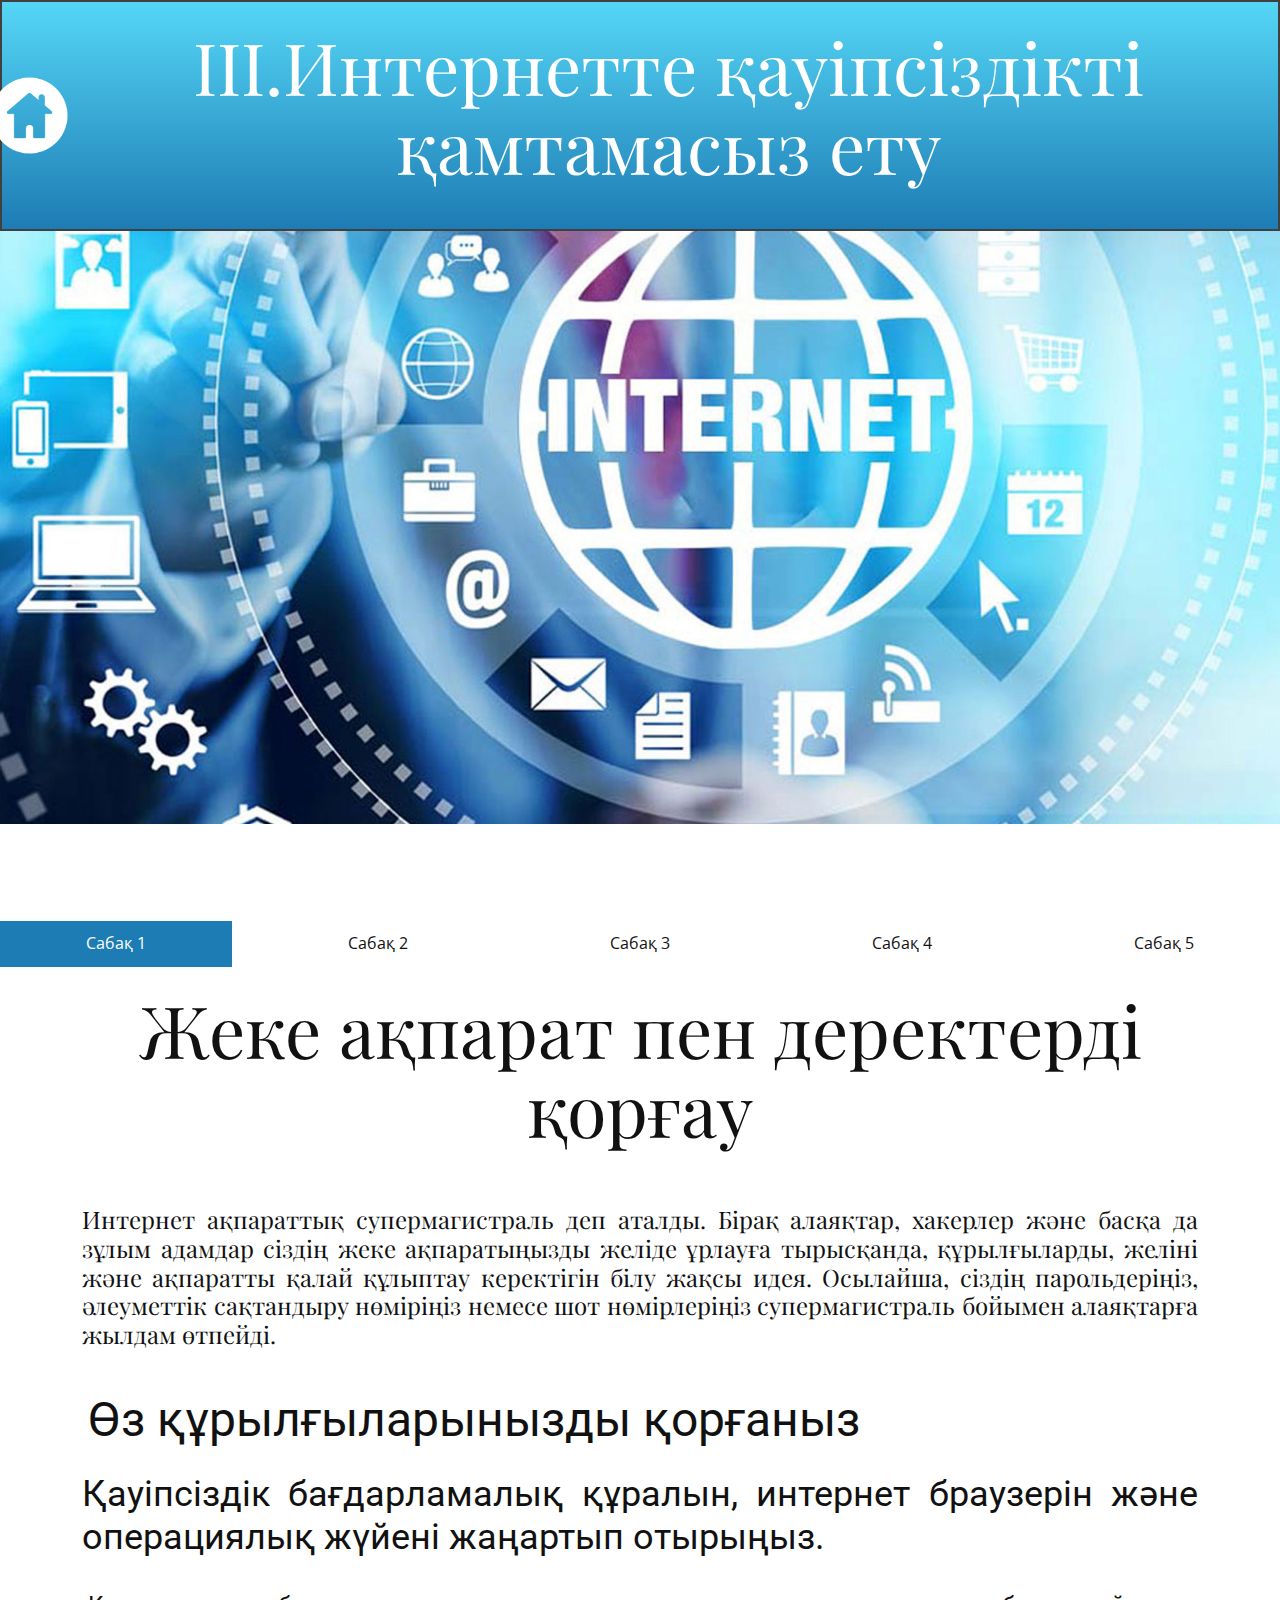
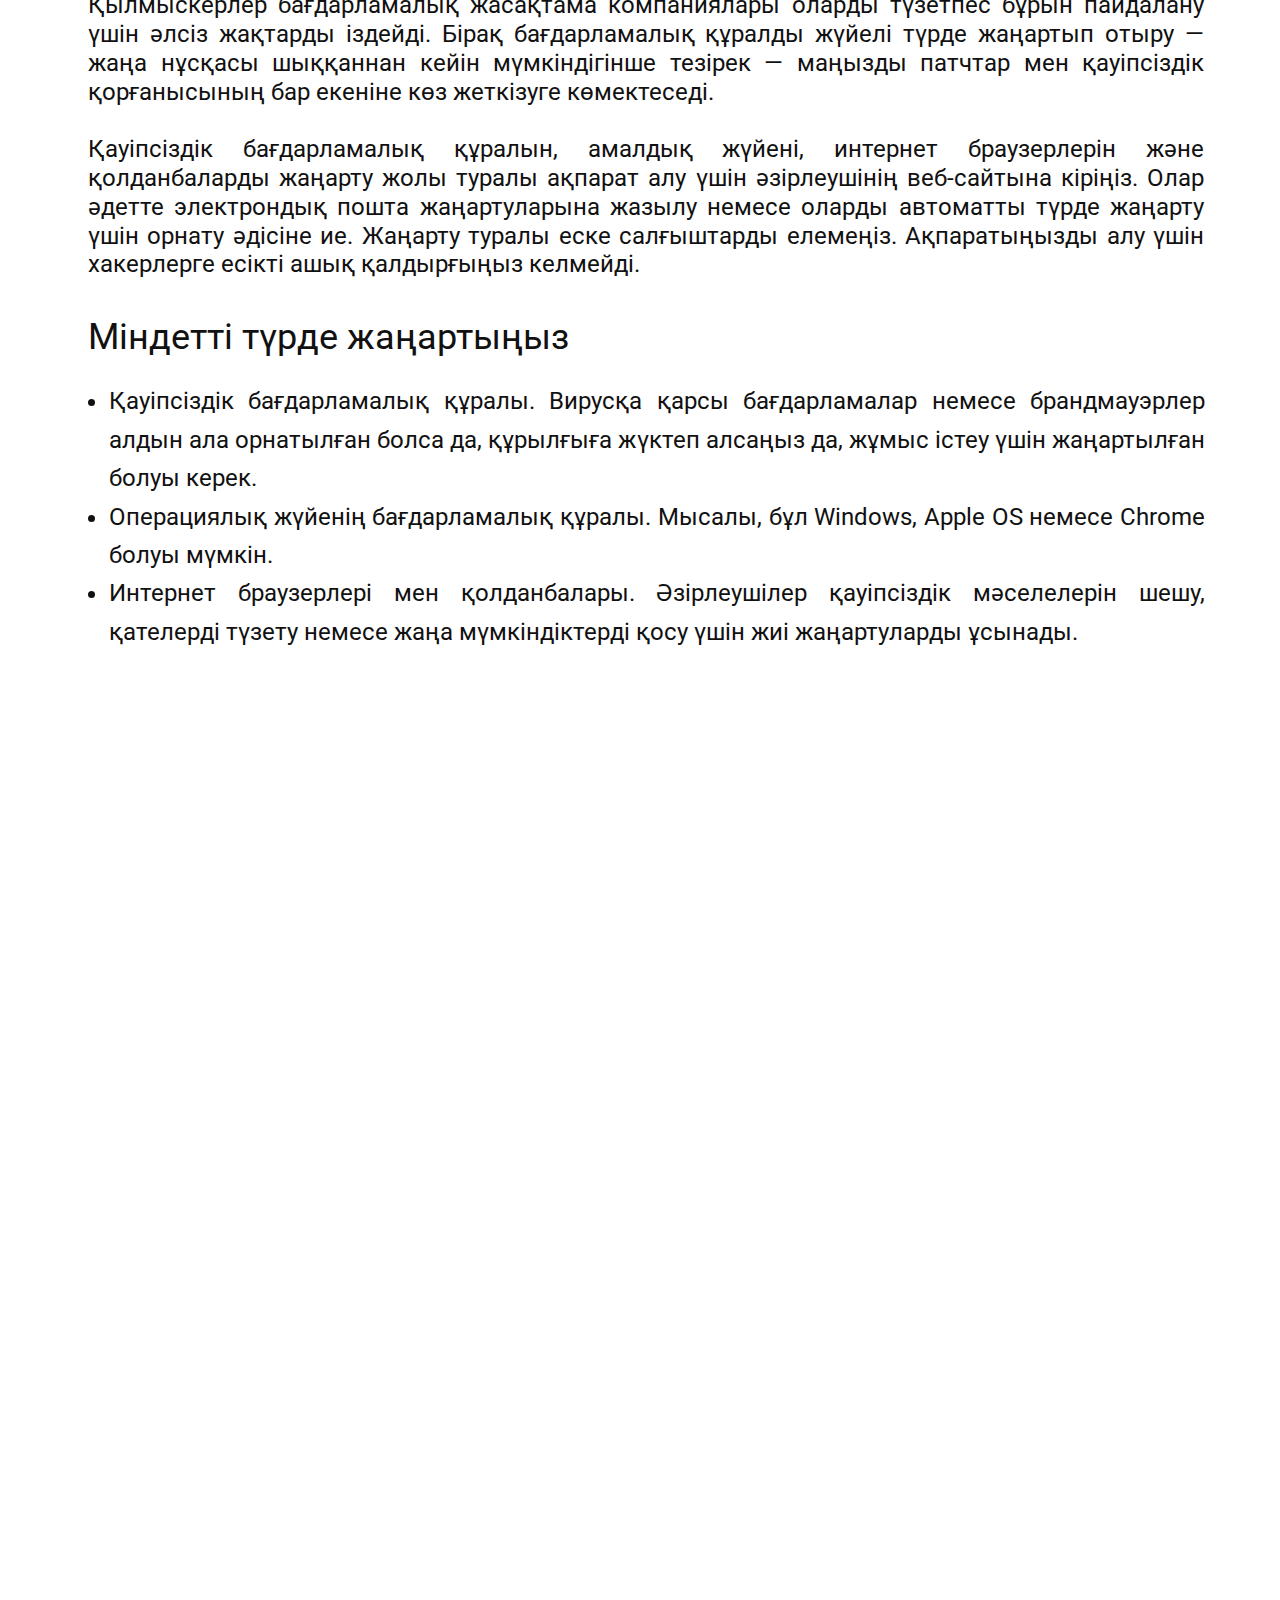
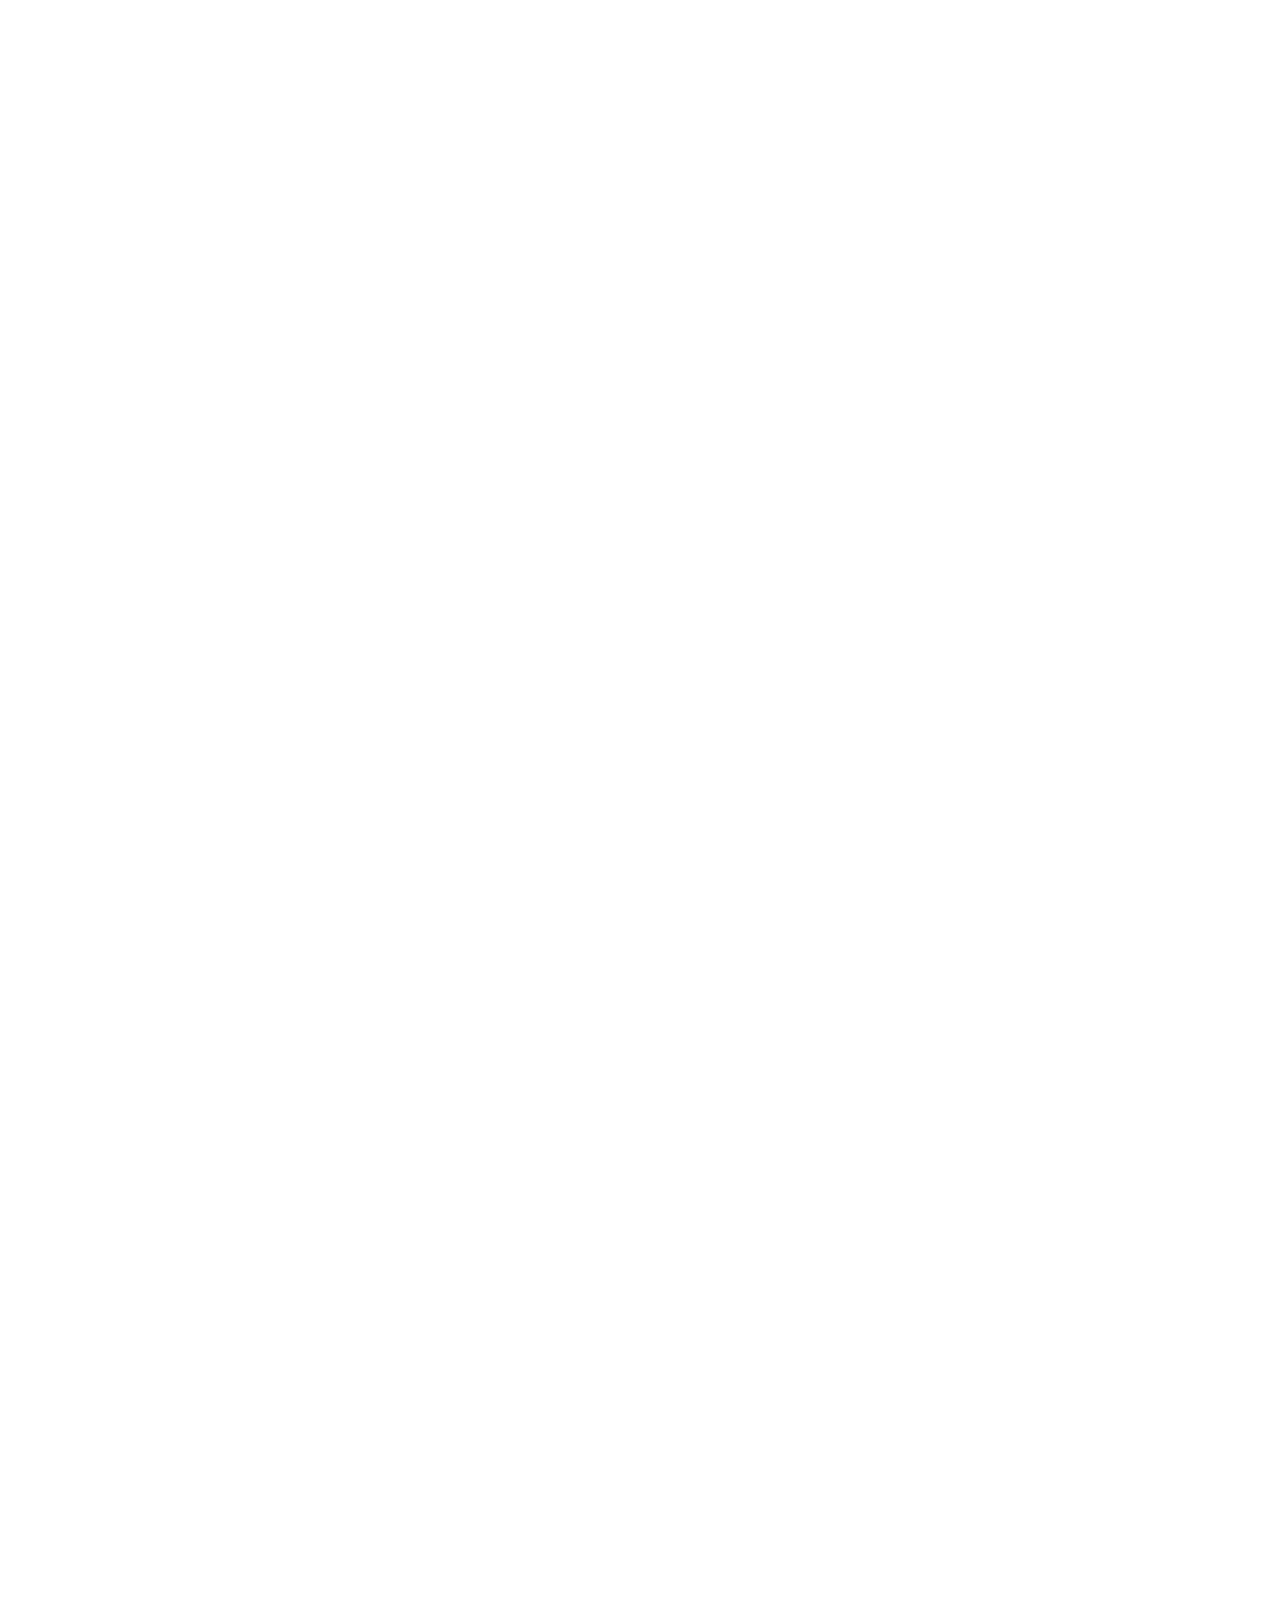
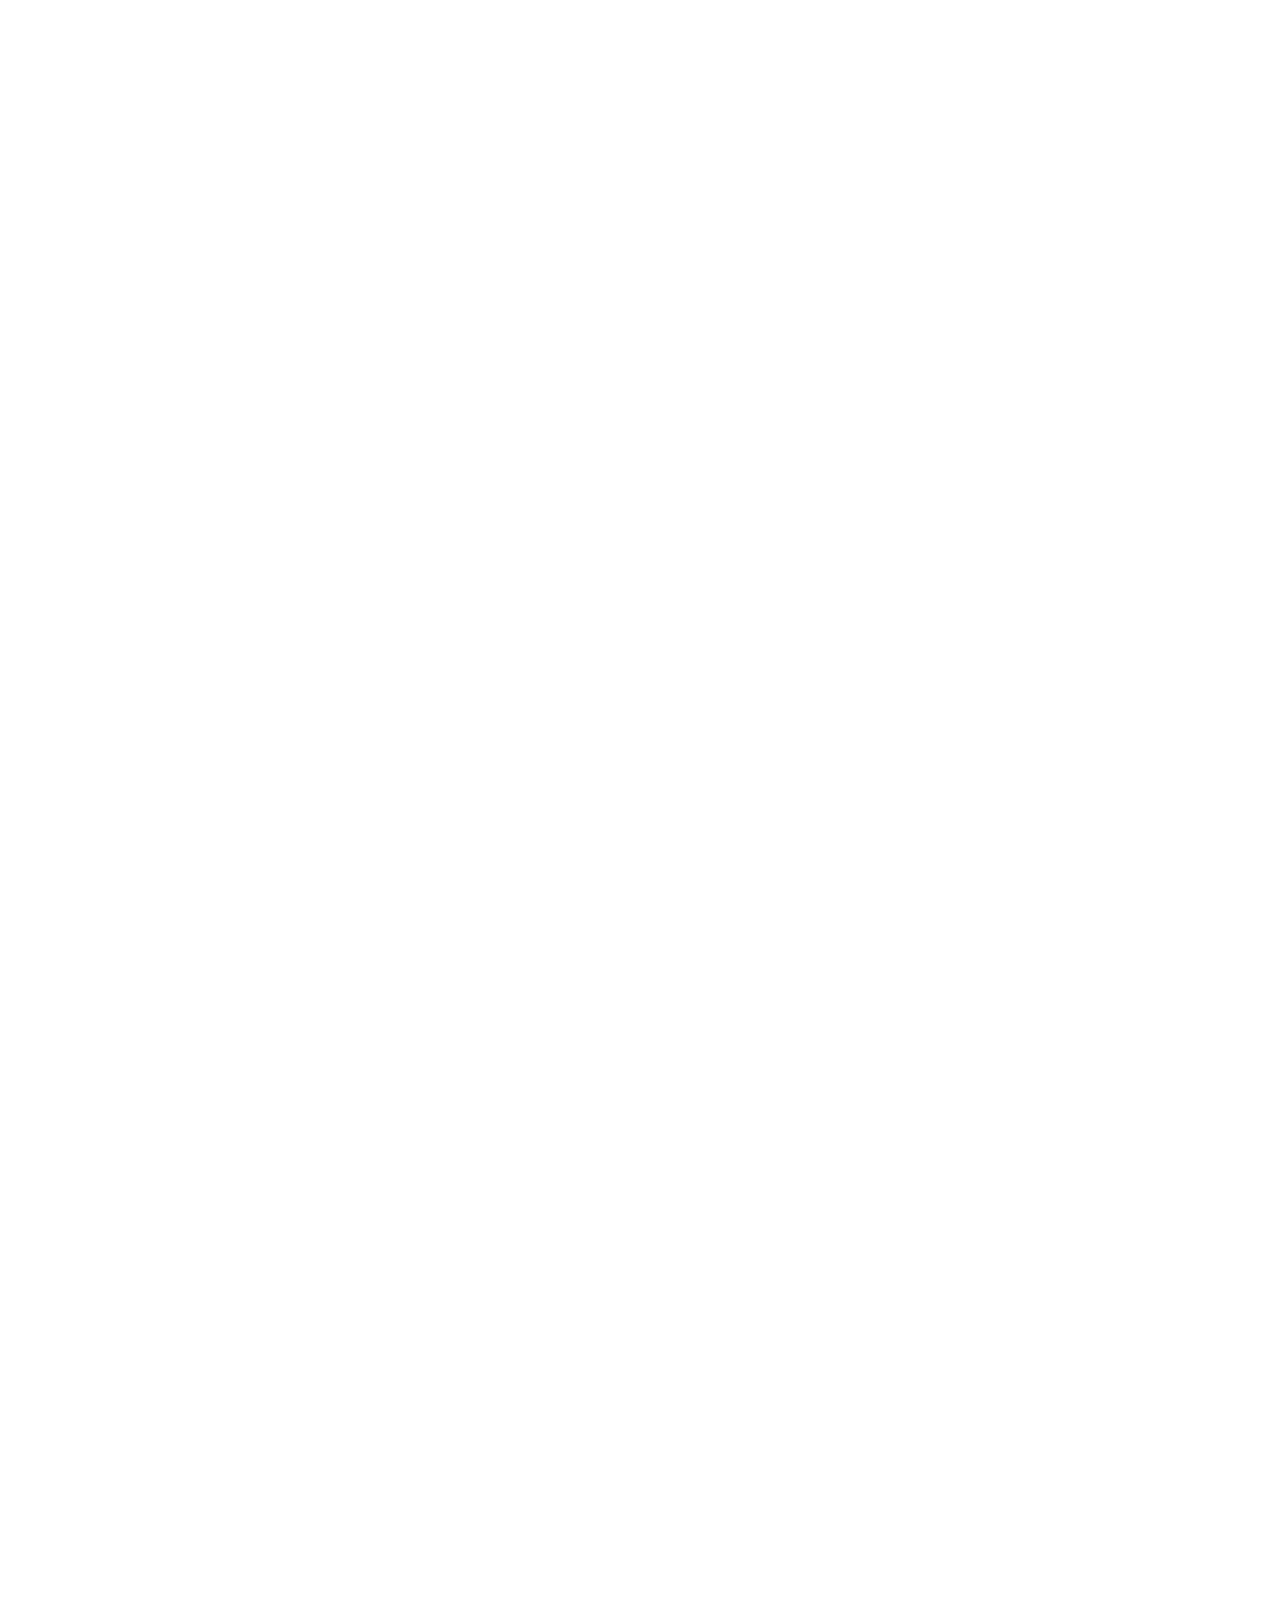
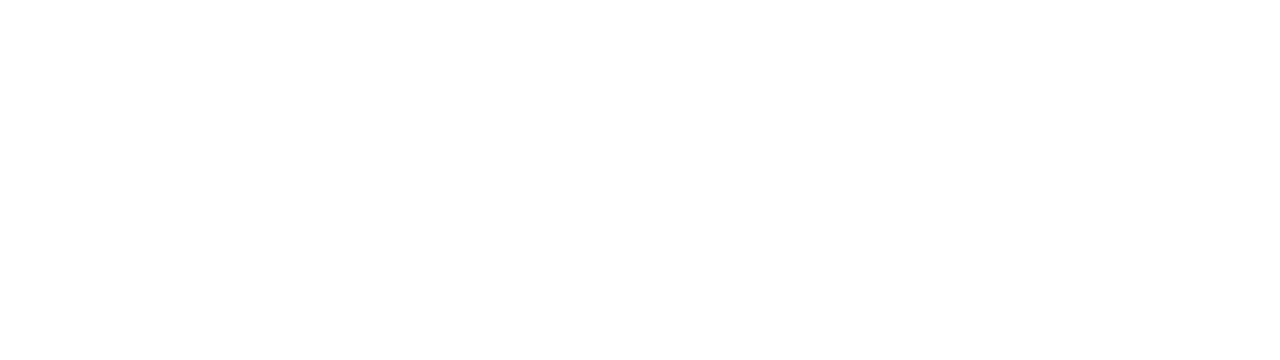
<file: 2тарау/Интернеттегі-қауіпсіздік.html>
<!DOCTYPE html>
<html style="font-size: 16px;" lang="ru"><head>
    <meta name="viewport" content="width=device-width, initial-scale=1.0">
    <meta charset="utf-8">
    <meta name="keywords" content="Жалпы қауіпсіздік туралы">
    <meta name="description" content="">
    <title>Интернеттегі қауіпсіздік</title>
    <link rel="stylesheet" href="nicepage.css" media="screen">
<link rel="stylesheet" href="Интернеттегі-қауіпсіздік.css" media="screen">
    <script class="u-script" type="text/javascript" src="jquery.js" defer=""></script>
    <script class="u-script" type="text/javascript" src="nicepage.js" defer=""></script>
    <meta name="generator" content="Nicepage 5.8.2, nicepage.com">
    <link id="u-theme-google-font" rel="stylesheet" href="https://fonts.googleapis.com/css?family=Roboto:100,100i,300,300i,400,400i,500,500i,700,700i,900,900i|Open+Sans:300,300i,400,400i,500,500i,600,600i,700,700i,800,800i">
    <link id="u-page-google-font" rel="stylesheet" href="https://fonts.googleapis.com/css?family=Playfair+Display:400,400i,500,500i,600,600i,700,700i,800,800i,900,900i">
    
    
    
    <script type="application/ld+json">{
		"@context": "http://schema.org",
		"@type": "Organization",
		"name": ""
}</script>
    <meta name="theme-color" content="#478ac9">
    <meta property="og:title" content="Интернеттегі қауіпсіздік">
    <meta property="og:type" content="website">
  <meta data-intl-tel-input-cdn-path="intlTelInput/"></head>
  <body class="u-body u-xl-mode" data-lang="ru"><header class="u-border-2 u-border-grey-75 u-clearfix u-gradient u-header u-sticky u-sticky-2fd6 u-header" id="sec-436d"><div class="u-clearfix u-sheet u-sheet-1">
        <h1 class="u-align-center u-custom-font u-font-playfair-display u-text u-text-default u-text-white u-text-1"> III.Интернетте
қауіпсіздікті қамтамасыз ету</h1><span class="u-file-icon u-icon u-text-white u-icon-1" data-href="javascript:history.back()"><img src="images/4885157-d1bffbc6.png" alt=""></span>
      </div></header>
    <section class="skrollable u-clearfix u-image u-parallax u-section-1" id="sec-d8c9" data-image-width="2000" data-image-height="1200"></section>
    <section class="u-align-left u-clearfix u-section-2" id="sec-9b41">
      <div class="u-list u-list-1">
        <div class="u-repeater u-repeater-1">
          <div class="u-container-style u-list-item u-repeater-item">
            <div class="u-container-layout u-similar-container u-container-layout-1"></div>
          </div>
        </div>
      </div>
      <div class="u-expanded-width u-tab-links-align-justify u-tabs u-tabs-1">
        <ul class="u-spacing-30 u-tab-list u-unstyled u-white u-tab-list-1" role="tablist">
          <li class="u-tab-item" role="presentation">
            <a class="active u-active-custom-color-5 u-button-style u-tab-link u-tab-link-1" id="link-tab-081f" href="#tab-081f" role="tab" aria-controls="tab-081f" aria-selected="true">Сабақ 1</a>
          </li>
          <li class="u-tab-item" role="presentation">
            <a class="u-active-custom-color-5 u-button-style u-tab-link u-tab-link-2" id="link-tab-3a42" href="#tab-3a42" role="tab" aria-controls="tab-3a42" aria-selected="false">Сабақ 2</a>
          </li>
          <li class="u-tab-item u-tab-item-3" role="presentation">
            <a class="u-active-custom-color-5 u-button-style u-tab-link u-tab-link-3" id="tab-d7e7" href="#link-tab-d7e7" role="tab" aria-controls="link-tab-d7e7" aria-selected="false">Сабақ 3</a>
          </li>
          <li class="u-tab-item" role="presentation">
            <a class="u-active-custom-color-5 u-button-style u-tab-link u-tab-link-4" id="link-tab-a2aa" href="#tab-a2aa" role="tab" aria-controls="tab-a2aa" aria-selected="false">Сабақ 4</a>
          </li>
          <li class="u-tab-item" role="presentation">
            <a class="u-active-custom-color-5 u-button-style u-tab-link u-tab-link-5" id="link-tab-aac4" href="#tab-aac4" role="tab" aria-controls="tab-aac4" aria-selected="false">Сабақ 5</a>
          </li>
        </ul>
        <div class="u-tab-content">
          <div class="u-align-center-lg u-align-center-md u-align-center-sm u-align-center-xl u-container-style u-tab-active u-tab-pane" id="tab-081f" role="tabpanel" aria-labelledby="link-tab-081f">
            <div class="u-container-layout u-container-layout-2">
              <h1 class="u-align-center-xs u-custom-font u-font-playfair-display u-text u-text-1">Жеке ақпарат пен деректерді қорғау<b></b>
              </h1>
              <h4 class="u-align-justify u-custom-font u-font-playfair-display u-text u-text-2"> Интернет ақпараттық супермагистраль деп аталды.&nbsp;Бірақ алаяқтар, хакерлер және басқа да зұлым адамдар сіздің жеке ақпаратыңызды желіде ұрлауға тырысқанда, құрылғыларды, желіні және ақпаратты қалай құлыптау керектігін білу жақсы идея.&nbsp;Осылайша, сіздің парольдеріңіз, әлеуметтік сақтандыру нөміріңіз немесе шот нөмірлеріңіз супермагистраль бойымен алаяқтарға жылдам өтпейді.</h4>
              <h2 class="u-align-center-xs u-align-justify-lg u-align-justify-md u-align-justify-sm u-align-justify-xl u-text u-text-3">Өз құрылғыларынызды қорғаныз</h2>
              <h3 class="u-align-justify u-text u-text-4"> Қауіпсіздік бағдарламалық құралын, интернет браузерін және операциялық жүйені жаңартып отырыңыз.</h3>
              <h4 class="u-align-justify u-text u-text-5"> Қылмыскерлер бағдарламалық жасақтама компаниялары оларды түзетпес бұрын пайдалану үшін әлсіз жақтарды іздейді. Бірақ бағдарламалық құралды жүйелі түрде жаңартып отыру — жаңа​ нұсқасы шыққаннан кейін мүмкіндігінше тезірек — маңызды патчтар мен қауіпсіздік қорғанысының бар екеніне көз жеткізуге көмектеседі. <br>
                <br>Қауіпсіздік бағдарламалық құралын, амалдық жүйені, интернет браузерлерін және қолданбаларды жаңарту жолы туралы ақпарат алу үшін әзірлеушінің веб-сайтына кіріңіз. Олар әдетте электрондық пошта жаңартуларына жазылу немесе оларды автоматты түрде жаңарту үшін орнату әдісіне ие. Жаңарту туралы еске салғыштарды елемеңіз. Ақпаратыңызды алу үшін хакерлерге есікті ашық қалдырғыңыз келмейді.
              </h4>
              <h3 class="u-align-center-xs u-align-justify-lg u-align-justify-md u-align-justify-sm u-align-justify-xl u-text u-text-6">Міндетті түрде жаңартыңыз</h3>
              <ul class="u-align-justify u-custom-font u-heading-font u-text u-text-7">
                <li> Қауіпсіздік бағдарламалық құралы. Вирусқа қарсы бағдарламалар немесе брандмауэрлер алдын ала орнатылған болса да, құрылғыға жүктеп алсаңыз да, жұмыс істеу үшін жаңартылған болуы керек.</li>
                <li>Операциялық жүйенің бағдарламалық құралы. Мысалы, бұл Windows, Apple OS немесе Chrome болуы мүмкін.</li>
                <li>Интернет браузерлері мен қолданбалары. Әзірлеушілер қауіпсіздік мәселелерін шешу, қателерді түзету немесе жаңа мүмкіндіктерді қосу үшін жиі жаңартуларды ұсынады.</li>
              </ul>
            </div>
          </div>
          <div class="u-container-style u-tab-pane" id="tab-3a42" role="tabpanel" aria-labelledby="link-tab-3a42">
            <div class="u-container-layout u-valign-top-lg u-valign-top-md u-valign-top-sm u-valign-top-xl u-container-layout-3">
              <h1 class="u-align-center u-custom-font u-font-playfair-display u-text u-text-8">Компьютер мен ұялы телефонды қорғау</h1>
              <h4 class="u-align-justify u-text u-text-9"> Ұялы телефоныңыз ең құпия жеке ақпаратыңызды сақтайды.&nbsp;Құпия сөздер мен тіркелгі нөмірлері, электрондық пошталар, мәтіндік хабарлар, фотосуреттер және бейнелер сияқты нәрселер.&nbsp;Телефоныңыз дұрыс емес адамдардың қолына түссе, біреу сіздің жеке басыңызды ұрлауы, ақшаңызға зат сатып алуы немесе электрондық поштаңызды немесе әлеуметтік медиа аккаунттарыңызды бұзуы мүмкін.&nbsp;Міне, телефонды қалай қорғау керек.<br>
                <br>
              </h4>
              <h4 class="u-align-center-xs u-align-justify-lg u-align-justify-md u-align-justify-sm u-align-justify-xl u-text u-text-10">1. Телефоныңызды құлыптаңыз <br>
                <br>2. Бағдарламалық құралды жаңартыңыз <br>
                <br>3. Деректердің сақтық көшірмесін жасаңыз <br>
                <br>4. Жоғалған телефонды табуға көмек алыңыз
              </h4>
              <h3 class="u-align-center-xs u-align-justify-lg u-align-justify-md u-align-justify-sm u-align-justify-xl u-text u-text-11"> 1. Телефоныңызды құлыптаңыз</h3>
              <h4 class="u-align-justify u-text u-text-12"> Телефонды пайдаланбаған кезде құлыпталатын етіп орнатыңыз және оның құлпын ашу үшін PIN немесе рұқсат кодын жасаңыз. Кемінде 6 саннан тұратын рұқсат кодын пайдаланыңыз. Сондай-ақ телефон құлпын саусақ ізімен, көз торымен немесе бетіңізбен ашуға болады.</h4>
              <a href="https://support.apple.com/en-us/HT204060" class="u-active-none u-border-2 u-border-active-palette-2-dark-1 u-border-hover-palette-2-base u-border-no-left u-border-no-right u-border-no-top u-border-palette-1-base u-btn u-button-style u-hover-none u-none u-text-hover-palette-2-base u-text-palette-1-base u-btn-1"> Apple қолдауы: iPhone, iPad немесе iPod touch<br>&nbsp;құрылғысымен рұқсат кодын пайдаланыңыз
              </a>
              <a href="https://support.google.com/android/answer/9079129?hl=en" class="u-active-none u-border-2 u-border-active-palette-2-dark-1 u-border-hover-palette-2-base u-border-no-left u-border-no-right u-border-no-top u-border-palette-1-base u-btn u-button-style u-hover-none u-none u-text-hover-palette-2-base u-text-palette-1-base u-btn-2"> Android анықтамасы: Android&nbsp;<br>құрылғысында экран құлпын орнату
              </a>
              <h3 class="u-align-center-xs u-align-justify-lg u-align-justify-md u-align-justify-sm u-align-justify-xl u-text u-text-13"> 2. Бағдарламалық құралды жаңартыңыз</h3>
              <h4 class="u-align-justify u-text u-text-14"> Амалдық жүйеңіздің жаңартулары жиі маңызды патчтарды және қауіпсіздік қауіптерінен қорғауды қамтиды.&nbsp;Телефонды автоматты түрде жаңартылатын етіп реттеңіз.&nbsp;Әйтпесе, жаңартуларды қадағалаңыз және оларды іске қосуды кешіктірмеңіз.&nbsp;Қолданбаларыңызды да жаңартыңыз.</h4>
              <a href="https://support.apple.com/en-us/HT204060" class="u-active-none u-border-2 u-border-active-palette-2-dark-1 u-border-hover-palette-2-base u-border-no-left u-border-no-right u-border-no-top u-border-palette-1-base u-btn u-button-style u-hover-none u-none u-text-hover-palette-2-base u-text-palette-1-base u-btn-3"> Apple қолдауы: iPhone, iPad немесе&nbsp;<br>iPod touch құрылғысын жаңартыңыз
              </a>
              <a href="https://support.google.com/android/answer/7680439?hl=en" class="u-active-none u-border-2 u-border-active-palette-2-dark-1 u-border-hover-palette-2-base u-border-no-left u-border-no-right u-border-no-top u-border-palette-1-base u-btn u-button-style u-hover-none u-none u-text-hover-palette-2-base u-text-palette-1-base u-btn-4"> Android анықтамасы: Android құрылғысында&nbsp;<br>экран құлпын орнату
              </a>
              <h3 class="u-align-center-xs u-align-justify-lg u-align-justify-md u-align-justify-sm u-align-justify-xl u-text u-text-15"> 3. Деректердің сақтық көшірмесін жасаңыз</h3>
              <h4 class="u-align-justify u-text u-text-16"> Телефондағы деректердің сақтық көшірмесін үнемі бұлтқа немесе компьютерге жасаңыз.&nbsp;Осылайша, телефоныңызды жоғалтып алсаңыз, жеке ақпаратыңызға қол жеткізе аласыз.</h4>
              <a href="https://support.apple.com/en-us/HT203977" class="u-active-none u-border-2 u-border-active-palette-2-dark-1 u-border-hover-palette-2-base u-border-no-left u-border-no-right u-border-no-top u-border-palette-1-base u-btn u-button-style u-hover-none u-none u-text-hover-palette-2-base u-text-palette-1-base u-btn-5"> Apple қолдауы: iPhone, iPad және iPod touch<br>&nbsp;құрылғыларының сақтық көшірмесін&nbsp;<br>қалай жасауға болады
              </a>
              <a href="https://support.google.com/android/answer/2819582" class="u-active-none u-border-2 u-border-active-palette-2-dark-1 u-border-hover-palette-2-base u-border-no-left u-border-no-right u-border-no-top u-border-palette-1-base u-btn u-button-style u-hover-none u-none u-text-hover-palette-2-base u-text-palette-1-base u-btn-6"> Android анықтамасы: Android құрылғысындағы&nbsp;<br>деректердің сақтық көшірмесін жасаңыз&nbsp;<br>немесе қалпына келтіріңіз
              </a>
              <h3 class="u-align-center-xs u-align-justify-lg u-align-justify-md u-align-justify-sm u-align-justify-xl u-text u-text-17"> 4. Жоғалған телефонды табуға көмек алыңыз</h3>
              <h4 class="u-align-justify u-text u-text-18"> Мобильді операциялық жүйелерде телефонды жоғалтқан жағдайда табуға немесе біреу ұрлады деп ойласаңыз, оны құлыптауға немесе өшіруге көмектесетін бағдарлама бар.&nbsp;Параметрлеріңізге өтіп, осы мүмкіндікті қосыңыз.</h4>
              <a href="https://support.apple.com/en-us/HT210400" class="u-active-none u-border-2 u-border-active-palette-2-dark-1 u-border-hover-palette-2-base u-border-no-left u-border-no-right u-border-no-top u-border-palette-1-base u-btn u-button-style u-hover-none u-none u-text-hover-palette-2-base u-text-palette-1-base u-btn-7"> Apple қолдауы: iPhone, iPad, iPod touch немесе<br>&nbsp;Mac құрылғыларында Find My қолданбасын<br>&nbsp;орнату
              </a>
              <a href="https://support.google.com/android/answer/3265955?hl=en" class="u-active-none u-border-2 u-border-active-palette-2-dark-1 u-border-hover-palette-2-base u-border-no-left u-border-no-right u-border-no-top u-border-palette-1-base u-btn u-button-style u-hover-none u-none u-text-hover-palette-2-base u-text-palette-1-base u-btn-8"> Android анықтамасы: жоғалған Android&nbsp;<br>құрылғысын табуға дайын болыңыз
              </a>
            </div>
          </div>
          <div class="u-container-style u-tab-pane" id="link-tab-d7e7" role="tabpanel" aria-labelledby="tab-d7e7">
            <div class="u-container-layout u-valign-top u-container-layout-4">
              <h1 class="u-custom-font u-font-playfair-display u-text u-text-default u-text-19"> Құпия сөзді тексеру</h1>
              <h3 class="u-align-justify u-text u-text-20">
                <span style="font-weight: 700;"> Құпия сөздер</span> - сіздің есептік жазбаңыздың есіктеріндегі құлыптар. Электрондық пошта, банк шоты және салық декларациялары сияқты көптеген жеке ақпаратты онлайн тіркелгілеріңізде сақтайсыз, сондықтан сізге жақсы қорғау қажет. Құпия сөздеріңіздің қауіпсіз екеніне көз жеткізу үшін мұнда бақылау тізімі берілген.
              </h3>
              <h3 class="u-align-center-xs u-align-justify-lg u-align-justify-md u-align-justify-sm u-align-justify-xl u-text u-text-default u-text-21"> Құпия сөзді қалай қауіпсіз сақтауға болады?</h3>
              <h4 class="u-align-justify u-text u-text-22">
                <span style="font-weight: 700;">Құпия сөзіңіз көлемді әрі қауіпсіз екеніне көз жеткізіңіз.</span> Бұл кем дегенде 12 таңбаны білдіреді. Жалпы, құпия сөзді ұзағырақ ету - оны қауіпсіз етудің ең оңай жолы. Құпия сөзді есте сақтауды жеңілдету үшін кездейсоқ сөздерден тұратын құпия фразаны пайдалануды қарастырыңыз, бірақ жалпы сөздерді немесе сөз тіркестерін пайдаланбаңыз. Егер сіз пайдаланып жатқан қызмет ұзақ құпия сөздерге рұқсат бермесе, үлкен және кіші әріптерді, сандарды және таңбаларды араластыру арқылы құпия сөзіңізді күшейте аласыз.&nbsp;<br>
                <br>
                <span style="font-weight: 700;">Басқа тіркелгілер үшін пайдаланған құпия сөздерді қайта пайдаланбаңыз.</span> Әртүрлі тіркелгілер үшін әртүрлі құпия сөздерді пайдаланыңыз. Осылайша, егер хакер бір тіркелгі үшін құпия сөзіңізді алса, ол оны басқа тіркелгілеріңізге кіру үшін пайдалана алмайды.&nbsp;<br>
                <br>
                <span style="font-weight: 700;">Мүмкіндігінше көп факторлы аутентификацияны пайдаланыңыз. </span>Кейбір тіркелгілер есептік жазбаға кіру үшін құпия сөзден басқа нәрсені талап ету арқылы қосымша қауіпсіздікті қамтамасыз етеді. Бұл көп факторлы аутентификация деп аталады. Тіркелгіңізге кіру үшін қажет «қосымша нәрсе» екі санатқа бөлінеді: <br>Сізде бар нәрсе, мысалы, аутентификация қолданбасы арқылы алынған құпия сөз немесе қауіпсіздік кілті. <br>Саусақ ізін, көз торын немесе бетіңізді сканерлеу сияқты бір нәрсе.&nbsp;<br>
                <br>
                <span style="font-weight: 700;">Құпия сөз реттеушісін қарастырыңыз. </span>Көптеген адамдар өздерінің барлық құпия сөздерін қадағалауда қиындықтарға тап болады. Құпия сөз неғұрлым ұзақ және күрделі болса, соғұрлым ол қауіпсіз болады, бірақ ұзағырақ құпия сөзді есте сақтау қиынырақ болуы мүмкін. Құпия сөздерді және қауіпсіздік сұрақтарын қауіпсіз құпия сөз реттеушісінде сақтауды қарастырыңыз. Сенімді құпия сөз реттеушісін табу үшін тәуелсіз шолу сайттарын іздеңіз және олар пайдаланатындар туралы достарыңыз бен отбасыңызбен сөйлесіңіз. Құпиясөз менеджеріндегі ақпаратты қорғау үшін күшті құпия сөзді пайдалануды ұмытпаңыз.&nbsp;<br>
                <br>
                <span style="font-weight: 700;">Жауаптарын тек өзіңіз білетін құпия сұрақтарды таңдаңыз.</span> Егер сайт сізден қауіпсіздік сұрақтарына жауап беруіңізді сұраса, пошталық индексіңіз, туған жеріңіз немесе анаңыздың қыз тегі сияқты жалпыға қолжетімді немесе желіде оңай табылған жауаптарды бермеңіз. Алғашқы көлігіңіздің түсі сияқты шабуылдаушылар оңай болжай алатын ашық сұрақтарды қолданбаңыз. Сіз тіпті болжауды қиындату үшін мағынасыз жауаптарды пайдалана аласыз, бірақ егер жасасаңыз, не пайдаланып жатқаныңызды есте сақтаңыз.&nbsp;<br>
                <br>
                <span style="font-weight: 700;">Бұзушылық болса, құпия сөздерді жылдам өзгертіңіз. </span>Егер компания хакерлер құпия сөзіңізді алған болуы мүмкін деректердің бұзылғаны туралы сізге хабарласа, сол компанияда пайдаланатын құпия сөзді және ұқсас құпия сөзді пайдаланатын кез келген тіркелгіні дереу өзгертіңіз.
              </h4>
            </div>
          </div>
          <div class="u-container-style u-tab-pane" id="tab-a2aa" role="tabpanel" aria-labelledby="link-tab-a2aa">
            <div class="u-container-layout u-valign-top-lg u-valign-top-md u-valign-top-sm u-valign-top-xl u-container-layout-5">
              <h1 class="u-align-center u-custom-font u-font-playfair-display u-text u-text-23"> Екі факторлы аутентификация</h1>
              <h4 class="u-align-justify u-text u-text-24"> Сіз кем дегенде бір есептік жазбаға кірмейсіз бір күн өтпейтін шығар - бәлкім, сіз электрондық поштаңызды тексеріп, әлеуметтік желілерде хабарламалар жариялап, шоттарды төлеп, достарыңыз бен отбасыңызға ақша жіберіп жатқан боларсыз немесе интернеттен бірдеңе сатып алып жатқан боларсыз. Есептік жазбаларыңызда көптеген жеке және қаржылық ақпарат болуы мүмкін. Сондықтан сіз оларды құпия сөзбен қорғайсыз. Өкінішке орай, құпия сөздер кибершабуылдарға осал. Бірақ тіркелгілеріңізді қауіпсіз етудің оңай жолы бар: екі факторлы аутентификацияны қосыңыз.</h4>
              <h3 class="u-align-center-xs u-align-justify-lg u-align-justify-md u-align-justify-sm u-align-justify-xl u-text u-text-25"> Неліктен бір құпия сөз жеткіліксіз?</h3>
              <ul class="u-align-justify u-custom-font u-heading-font u-text u-text-26">
                <li> Хакерлер тіркелгі деректеріңізді ашу үшін сізді алдау үшін фишингтік шабуылдарды пайдаланады.</li>
                <li>Алаяқтар бұзылған тіркелгіге кіру үшін пайдаланушы аты мен құпия сөзді пайдалану арқылы деректердің бұзылуы кезінде ұрланған тіркелгі деректерін сатып алады. (Сондықтан ақпаратыңыз бұзған болуы мүмкін екенін байқасаңыз, құпия сөзді дереу өзгерту маңызды.)</li>
                <li>Хакерлер басқа тіркелгіңізге кіру үшін пайдаланушы атыңыз бен құпия сөзіңізді де пайдалануға тырысуы мүмкін. Бұл бір пайдаланушы аты мен құпия сөзді бірнеше жерде пайдаланған жағдайда ғана жұмыс істейді - бұл бір пайдаланушы аты мен құпия сөзді ешқашан қайта қолданбаудың себебі.</li>
                <li>Егер хакерлерде тек сіздің пайдаланушы атыңыз болса, олар сіздің құпия сөзіңізді табу үшін бағдарламалық құралды пайдалана алады. Егер сайтта шабуылдың осы түрін анықтау үшін қорғаныс құралдары болмаса, хакерлер бағдарламалық құралы әртүрлі құпия сөздерді қолданып көруі мүмкін.</li>
              </ul>
              <h3 class="u-align-center-xs u-align-justify-lg u-align-justify-md u-align-justify-sm u-align-justify-xl u-text u-text-27"> Тіркелгілеріңізді қорғау</h3>
              <h4 class="u-align-justify u-text u-text-28"> Тіркелгілеріңізге рұқсатсыз кіруді болдырмау үшін сайттар әдетте пайдаланушы аты мен құпия сөзбен кіруді талап етеді. Бұл процесс сіздің кім екеніңізді тексереді және аутентификация деп аталады. Жүйеге кіру үшін беретін тіркелгі деректері – осы мысалдағы құпия сөзіңіз – аутентификация факторының түрі болып табылады. Аутентификация факторлары үш санатқа бөлінеді: <br>
                <br>Құпия сөз, PIN код немесе қауіпсіздік сұрағына жауап сияқты сіз білетін нәрсе.&nbsp;<br>
                <br>Сізде бар нәрсе, мысалы, SMS, электрондық пошта немесе аутентификация қолданбасынан алынған бір реттік растау құпия сөзі; немесе қауіпсіздік кілті.&nbsp;<br>
                <br>Саусақ ізі, бетіңіз немесе көз торы сияқты сіз өзіңіз болатын нәрсе.&nbsp;<br>
                <br>Екі факторлы аутентификациясы бар тіркелгілер жүйеге кіру үшін тіркелгі деректерінің үш санатының екеуін талап етеді.
              </h4>
              <h3 class="u-align-center-xs u-align-justify-lg u-align-justify-md u-align-justify-sm u-align-justify-xl u-text u-text-29"> Аутентификацияның ең көп тараған әдістері</h3>
              <h4 class="u-align-justify u-text u-text-30"> Көбірек сайттар мен қолданбалар екі факторлы аутентификацияны ұсынады.&nbsp;Кейбіреулер қандай аутентификация әдісін қолдану керектігін таңдауға мүмкіндік береді.&nbsp;Басқалары сізге бір ғана нұсқа береді.&nbsp;Бұл аутентификацияның ең кең таралған әдістерінің бірі.</h4>
              <h3 class="u-align-center-xs u-align-justify-lg u-align-justify-md u-align-justify-sm u-align-justify-xl u-text u-text-31"> 1. Мәтіндік хабарлама немесе электрондық пошта арқылы бір реттік рұқсат коды</h3>
              <h4 class="u-align-justify u-text u-text-32"> Аутентификацияның бұл түрімен сіз мәтіндік хабарлама немесе электрондық пошта арқылы растау рұқсат кодын аласыз. Ол әдетте алты саннан тұрады, бірақ ұзағырақ болуы мүмкін. Бұл тек бір рет кіру үшін жақсы және автоматты түрде аяқталады. <br>
                <br>Мәтіндік хабарлама арқылы рұқсат кодын алу – мәтіндік хабарларды ала алатын телефонды ғана қажет ететін аутентификацияның кең таралған және қарапайым әдісі. Бірақ оның кемшіліктері бар. Хакерлер SIM картасын ауыстыру шабуылы арқылы телефон нөміріңізді басып алып , нөміріңізді біреу ұрлағанын білмей тұрып, сіздің нөміріңізге, соның ішінде растау коды бар мәтіндік хабарларды ала алады.
              </h4>
              <img class="u-image u-image-default u-image-1" src="images/multi-factorauthenticationgraphics-01.png" alt="" data-image-width="960" data-image-height="504">
              <h4 class="u-align-justify u-text u-text-33"> Электрондық пошта арқылы растау рұқсат кодын алсаңыз,&nbsp;электрондық пошта тіркелгіңізде күшті құпия сөзді&nbsp;және екі факторлы аутентификацияны пайдаланыңыз.&nbsp;Бұл біреудің электрондық поштаңызды бұзып, бір реттік рұқсат кодыңызды ұрлауын қиындатады.</h4>
              <h3 class="u-align-center-xs u-align-justify-lg u-align-justify-md u-align-justify-sm u-align-justify-xl u-text u-text-34"> 2. Аутентификация қолданбасы</h3>
              <h4 class="u-align-justify u-text u-text-35"> Кейбір есептік жазбалар жүйеге кіруге тырысып жатқаныңызды растау үшін телефонда немесе планшетте аутентификация қолданбасын пайдалануға мүмкіндік береді. Google Authenticator, Microsoft Authenticator және Duo сияқты бірнеше аутентификация қолданбалары бар. <br>
                <br>Authenticator қолданбалары әдетте мәтіндік хабар немесе электрондық пошта арқылы алуға болатын растау рұқсат кодын жасайды. Бірақ қолданбаны пайдалану қауіпсіз, себебі рұқсат коды SIM картасын ауыстыру шабуылына немесе электрондық поштаңызды бұзатын біреуге сезімтал емес .
              </h4>
              <img class="u-image u-image-default u-image-2" src="images/multi-factorauthenticationgraphics-02_0.png" alt="" data-image-width="960" data-image-height="504">
              <h4 class="u-align-justify u-text u-text-36"> Аутентификация қолданбасы, сондай-ақ, біреу тіркелгіңізге кіруге әрекеттенген сайын телефоныңызға немесе планшетіңізге push хабарландыруын алу мүмкіндігін бере алады.&nbsp;Хабарландыру сізге кіру әрекеті туралы кейбір мәліметтерді бере алады, мысалы, біреу кіруге тырысып жатқан тіркелгі, оның физикалық орны, олар пайдаланып жатқан құрылғы түрі және кіру әрекетінің күні мен уақыты.&nbsp;Сұрауды түрту арқылы мақұлдауға немесе бас тартуға болады.</h4>
              <img class="u-image u-image-default u-image-3" src="images/multi-factorauthenticationgraphics-03.png" alt="" data-image-width="960" data-image-height="504">
              <h3 class="u-align-center-xs u-align-justify-lg u-align-justify-md u-align-justify-sm u-align-justify-xl u-text u-text-37"> 3. Қауіпсіздік кілті</h3>
              <h4 class="u-align-justify u-text u-text-38">
                <span style="font-weight: 700;"> Қауіпсіздік кілттері</span> - сіз екінші аутентификация факторы ретінде пайдаланатын физикалық құрылғылар.&nbsp;Олар әртүрлі пішіндер мен өлшемдерде келеді.&nbsp;Сіз оны жеке пайдалану үшін сатып ала аласыз немесе оны жұмыс берушіден аласыз.Қауіпсіздік кілттері кілттің тіркелгіңізбен байланыстырылғанын растау үшін шифрлауды пайдаланады.&nbsp;Кейбіреулері USB портына қосылады.&nbsp;Басқалары құрылғыны жақын ұстаған кезде оған қосылу үшін жақын өріс байланысын (NFC) пайдаланады.&nbsp;Қауіпсіздік кілттері екі факторлы аутентификацияның ең күшті әдісі болып табылады, себебі олар хакерлер ұрлай алатын тіркелгі деректерін пайдаланбайды.
              </h4>
              <img class="u-image u-image-default u-image-4" src="images/multi-factorauthenticationgraphics-04.png" alt="" data-image-width="960" data-image-height="504">
              <h4 class="u-align-justify u-text u-text-39"> Көбірек сайттар мен қолданбалар екі факторлы аутентификацияны ұсынып жатыр, бірақ ол әдетте әдепкі бойынша қосылмайды.&nbsp;Оны қосу үшін тіркелгі параметрлеріне өтіп, екі факторлы аутентификацияны, екі сатылы растауды немесе көп факторлы аутентификацияны іздеңіз және қадамдарды орындаңыз.Банк, несие карталары, электрондық пошта, әлеуметтік медиа, салық декларациясы веб-сайты және төлем қолданбалары сияқты ең маңызды есептік жазбалардан бастаңыз.&nbsp;Содан кейін оны сіз сатып алатын сайттар сияқты басқа тіркелгілерге қосыңыз.Екі факторлы аутентификацияны орнатқаннан кейін жүйеге кіру үшін пайдаланып жатқан құрылғыны есте сақтау опциясы болуы мүмкін. Егер солай жасасаңыз, жүйеге кірген сайын екінші тіркелгі деректерін берудің орнына, сізге тек орындау қажет болуы мүмкін. сондықтан белгілі бір жағдайларда, мысалы, басқа құрылғыдан жүйеге кіргенде.&nbsp;Есептік жазба тек өз құрылғыларыңызды есте сақтаңыз.&nbsp;Кітапхана сияқты жалпыға қолжетімді компьютерден кіріп жатсаңыз, құрылғыны есте сақтамаңыз.</h4>
            </div>
          </div>
          <div class="u-container-style u-tab-pane" id="tab-aac4" role="tabpanel" aria-labelledby="link-tab-aac4">
            <div class="u-container-layout u-valign-top u-container-layout-6">
              <h1 class="u-align-center u-custom-font u-font-playfair-display u-text u-text-default u-text-40"> Виртуальды жеке желі</h1>
              <h3 class="u-align-justify u-text u-text-41"> Қоғамдық Wi-Fi пайдаланудың қауіпсіз әдісін іздесеңіз, виртуалды жеке желі (VPN) қолданбаларының артықшылықтары мен қауіптері туралы біліңіз.</h3>
              <h3 class="u-align-center-xs u-align-justify-lg u-align-justify-md u-align-justify-sm u-align-justify-xl u-text u-text-42"> VPN қолданбалары қалай жұмыс істейді?</h3>
              <h4 class="u-align-justify u-text u-text-43"> VPN қолданбасын пайдаланған кезде, қосылған құрылғыдағы немесе телефондағы белгілі бір деректер, мысалы, шолу журналы немесе сіз пайдаланатын қолданбалардағы деректер VPN қызметін ұсынатын компанияға тиесілі серверлер арқылы жіберіледі. Көптеген VPN қолданбалары телефон мен VPN сервері арасында жіберілген деректерді шифрлайды немесе шифрлайды. <br>
                <br>Сондай-ақ, VPN пайдалану сіздің орналасқан жеріңізді қорғауға көмектеседі, себебі сіз кірген сайттар сіз нақты қай жерде емес, сервер орналасқан жерде екеніңізді көрсетеді. VPN желілері басқа компаниялардың сізді қадағалауын қиындату сияқты құпиялылықты қорғауды қамтамасыз етуге уәде бере алады. Бірақ төменде айтылғандай, VPN компаниясының өзі сізді жарнамалық мақсатта бақылай алады.
              </h4>
              <h3 class="u-align-center-xs u-align-justify-lg u-align-justify-md u-align-justify-sm u-align-justify-xl u-text u-text-44"> VPN қолданбасын жүктеп алмас бұрын білу керек нәрселер</h3>
              <h4 class="u-align-justify u-text u-text-45"> VPN қолданбасын пайдаланған кезде, сіз осы қолданбаны әзірлеген компанияға сіз кіретін веб-сайттар және сіз онлайн енгізетін нәрселер, соның ішінде құпия жеке деректер сияқты онлайн әрекеттеріңізді көруге рұқсат бересіз. VPN қалай орнатылғанына байланысты VPN компаниясы банк сайттары сияқты шифрланған сайттарды пайдаланған кезде сіз жіберген ақпаратты оқи алады. Сонымен, VPN қолданбасын ақылмен таңдау үшін зерттеу жүргізіңіз. <br>
                <br>VPN қолданбасын жүктеп алмас бұрын, мынаны білу керек және істеу керек:
              </h4>
              <h4 class="u-align-justify u-text u-text-46">
                <span style="font-weight: 700;"> VPN қолданбасын зерттеңіз.</span> Интернеттен «қарау», «шағым» немесе «алаяқтық» сөздері бар қосымшаның атауын іздеңіз. Қолданбалар дүкені (мысалы, Apple Store немесе Google Play) сияқты жерлерде скриншоттарды, қолданба сипаттамасын, оның мазмұн рейтингін және пайдаланушы пікірлерін қараңыз. Кейбір компаниялар олардың қолданбасы қауіпсіз немесе жақсы құпиялылық қорғанысы бар деп айтуы мүмкін. Бірақ сіз бұл уәделерге өздігінен сене алмайсыз. Не үйренгеніңізді білу үшін өзіңіздің зерттеуіңізді жасаңыз, содан кейін шешім қабылдаңыз.&nbsp;<br>
                <br>
                <span style="font-weight: 700;">Қолданба сұрайтын рұқсаттарды қарап шығыңыз.</span> VPN қолданбалары орнату кезінде немесе рұқсатты пайдалану кезінде қолданбалар дүкенінің бетінде сұралған рұқсаттарды көрсетеді. Бұл қолданба құрылғыңызда қандай деректер түрлеріне қол жеткізетінін көрсететін пайдалы ақпарат. VPN қолданбалары жұмыс істеу үшін интернет трафигіңізге кіруді қажет етеді, бірақ кейбір қолданбалар қолданбаға орналасқан жеріңізді көруге немесе телефон нөміріңізді және қоңырауларыңыз туралы ақпаратты алуға рұқсат беру сияқты қосымша құпия рұқсаттарды сұрайды. Қолданбаның мақсатын ескере отырып, рұқсаттың мағынасы бар-жоғын және қолданба әзірлеушісіне сол қатынасқа сенетіндігіңізді қарастырыңыз.<br>
                <br>
                <span style="font-weight: 700;">Барлық VPN қолданбалары ақпаратыңызды шифрлай бермейтінін ескеріңіз.</span> Кейбір қолданбалар өздерін VPN деп атайды, бірақ сіз кірген веб-сайттарды немесе желіде терген нәрселерді шифрламайтын протоколдарды пайдаланады. Немесе олар сіз жасайтын нәрсенің бір бөлігін ғана шифрлайды. Белгілі бір қолданба ақпаратыңызды шифрлайтынын білу үшін Интернетте тәуелсіз шолу сайттарын іздеңіз. <br>VPN қолданбалары әдетте сізді толығымен анонимді етпейтінін ескеріңіз. VPN қолданбасын пайдаланып жатсаңыз, Интернет провайдері (ISP) немесе жалпыға қолжетімді Wi-Fi қызметі сіз кірген веб-сайттарды немесе желіде жариялаған ақпаратты көрмеуі мүмкін. Бірақ сіздің VPN қолданбаңыз мүмкін. Сондай-ақ сіз кіретін веб-сайттар үшін де анонимді болмайсыз. Егер сіз, айталық, электрондық пошта мекенжайы бар пішінді толтырсаңыз, VPN сізді бақылай алады.&nbsp;<br>
                <span style="font-weight: 700;">
                  <br>VPN қолданбасы ақпаратыңызды басқа компаниялармен бөлісуі мүмкін екенін ескеріңіз.
                </span> Көптеген VPN қолданбалары тегін, себебі олар қолданба ішіндегі жарнамаларды сатады немесе ақпарат пен онлайн әрекеттеріңізді басқа компаниялармен бөліседі. Трафигіңізді құпия сақтау үшін VPN қолданбасын пайдалансаңыз, оның жарнама берушілер сияқты басқа компаниялармен ақпаратты бөлісетінін білу үшін VPN қолданбасының шарттарын, шарттарын және құпиялылық саясатын қарап шығыңыз. Ал, егер ол сіздің ақпаратыңызбен бөліссе, оның қандай ақпаратпен бөлісетінін біліңіз.
              </h4>
              <img class="u-border-2 u-border-grey-75 u-image u-image-contain u-image-default u-image-5" src="images/VPNInfographic.png" alt="" data-image-width="682" data-image-height="298">
            </div>
          </div>
        </div>
      </div>
    </section>
    
    
  
</body></html>
</file>
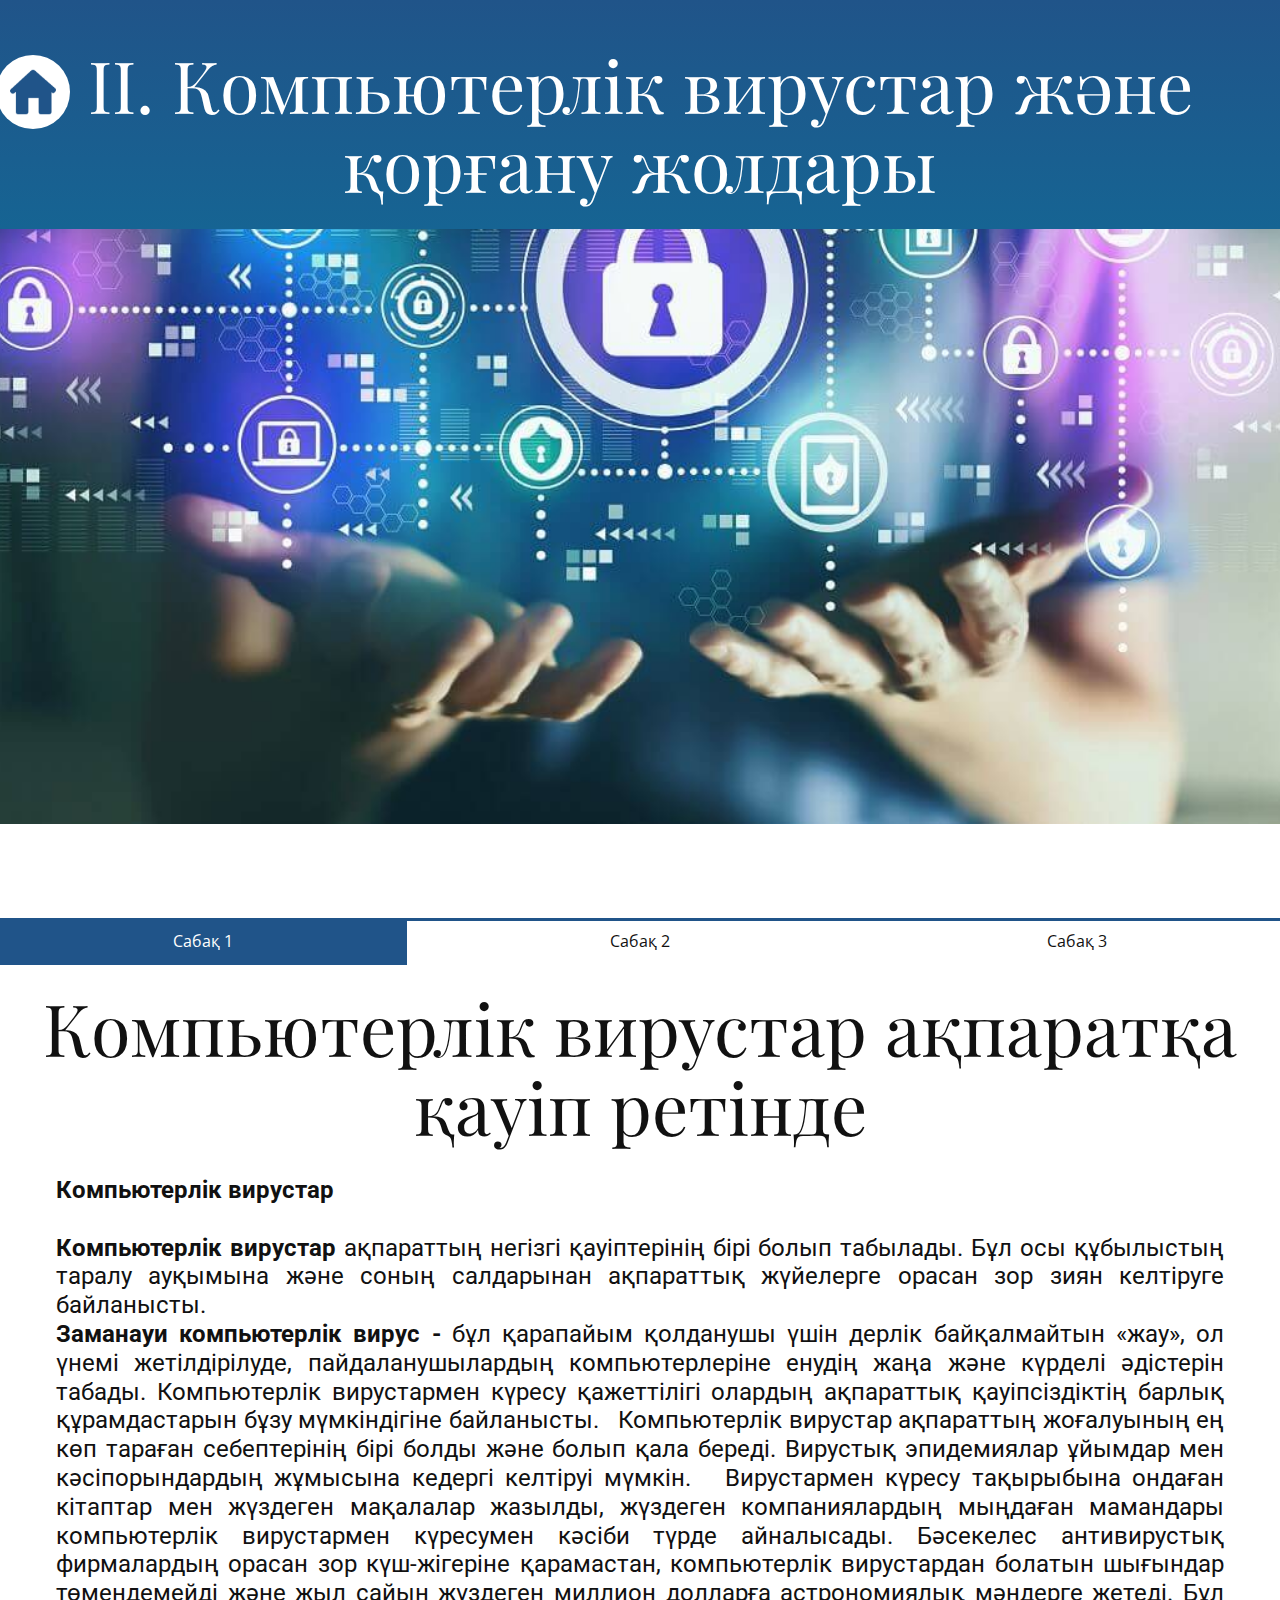
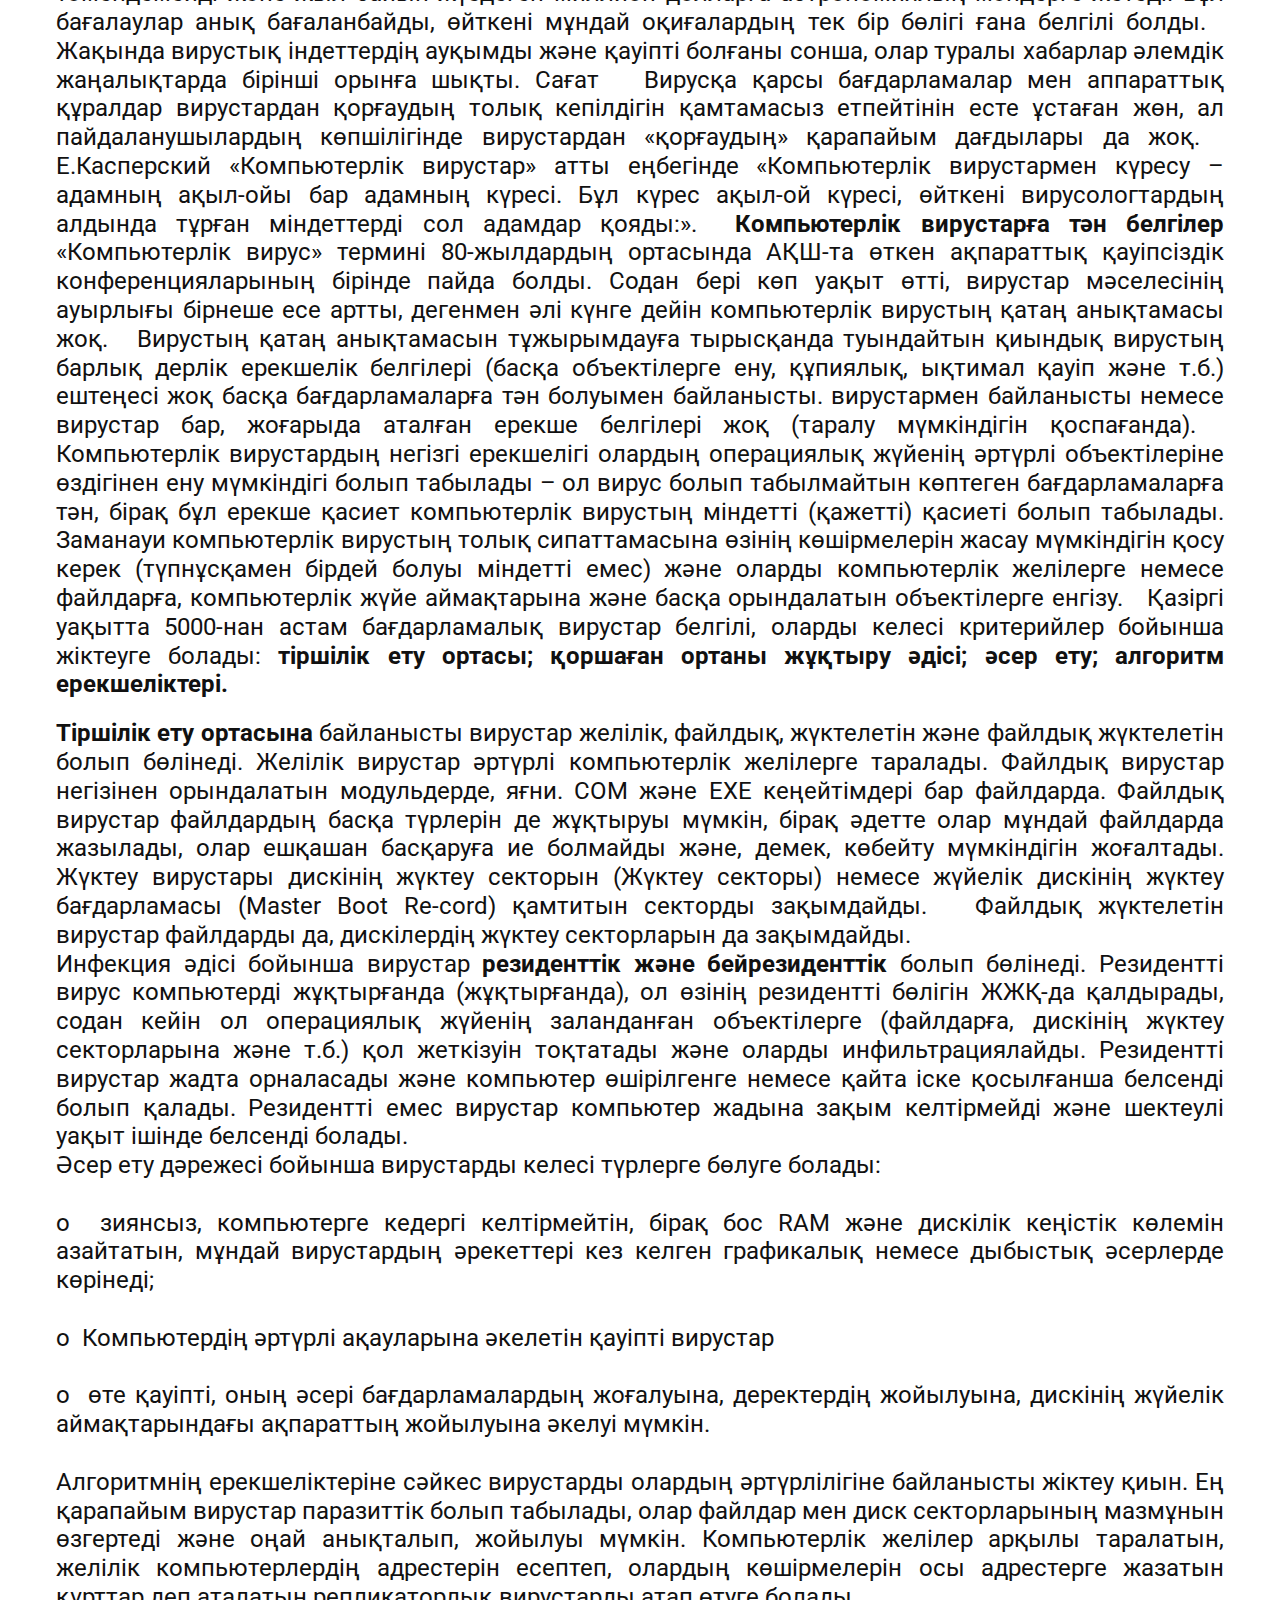
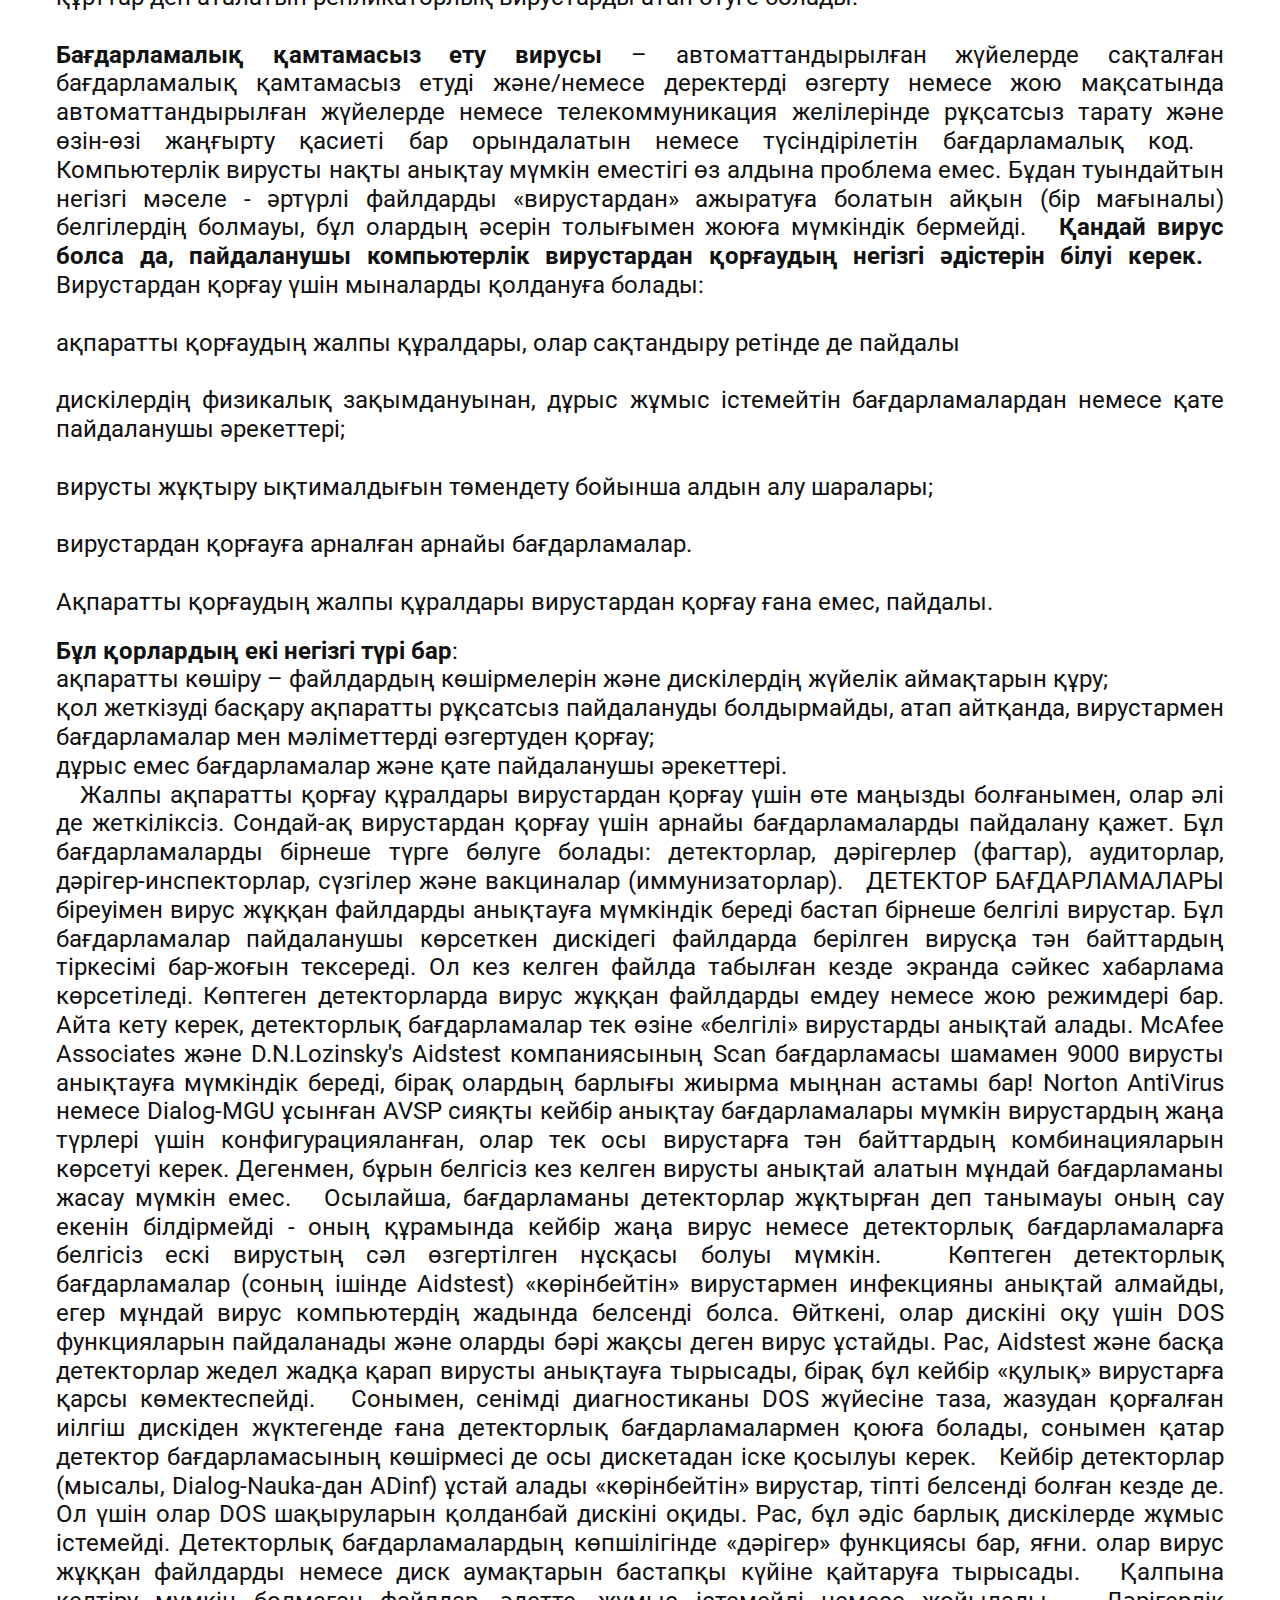
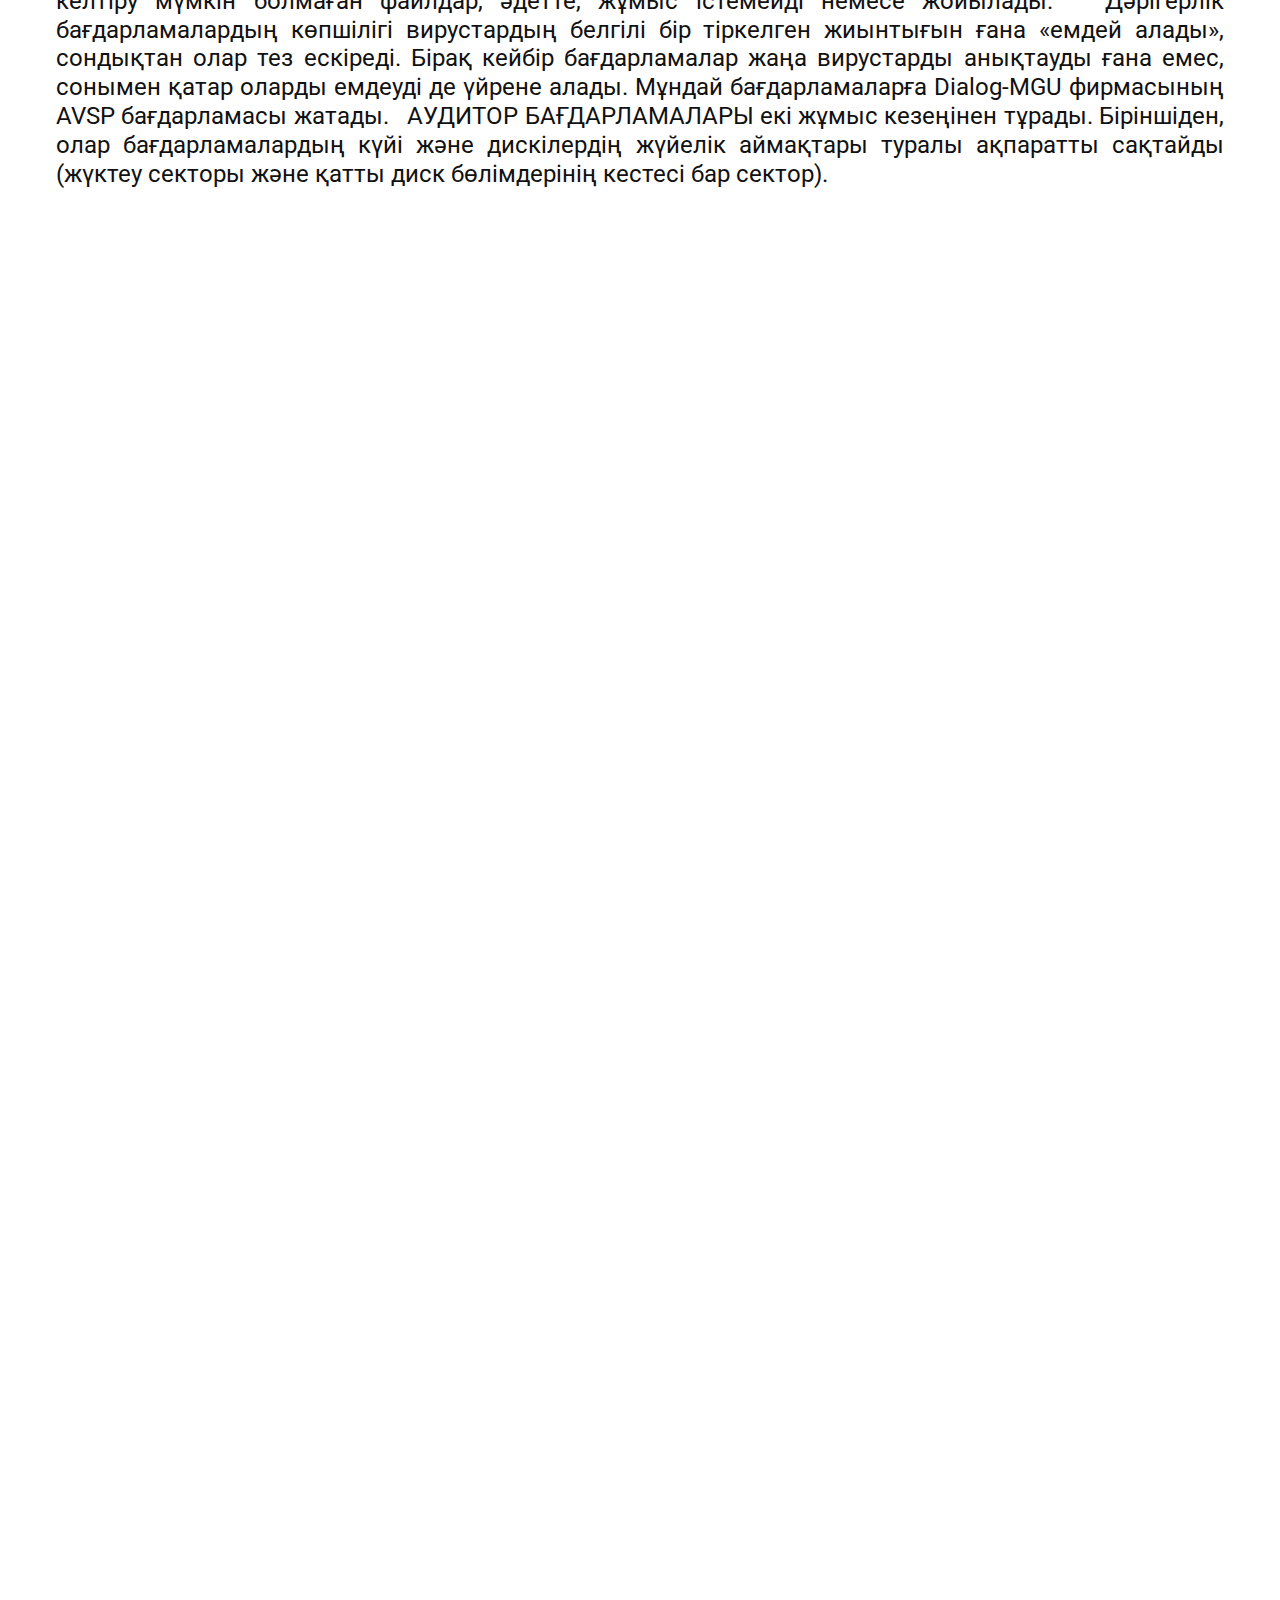
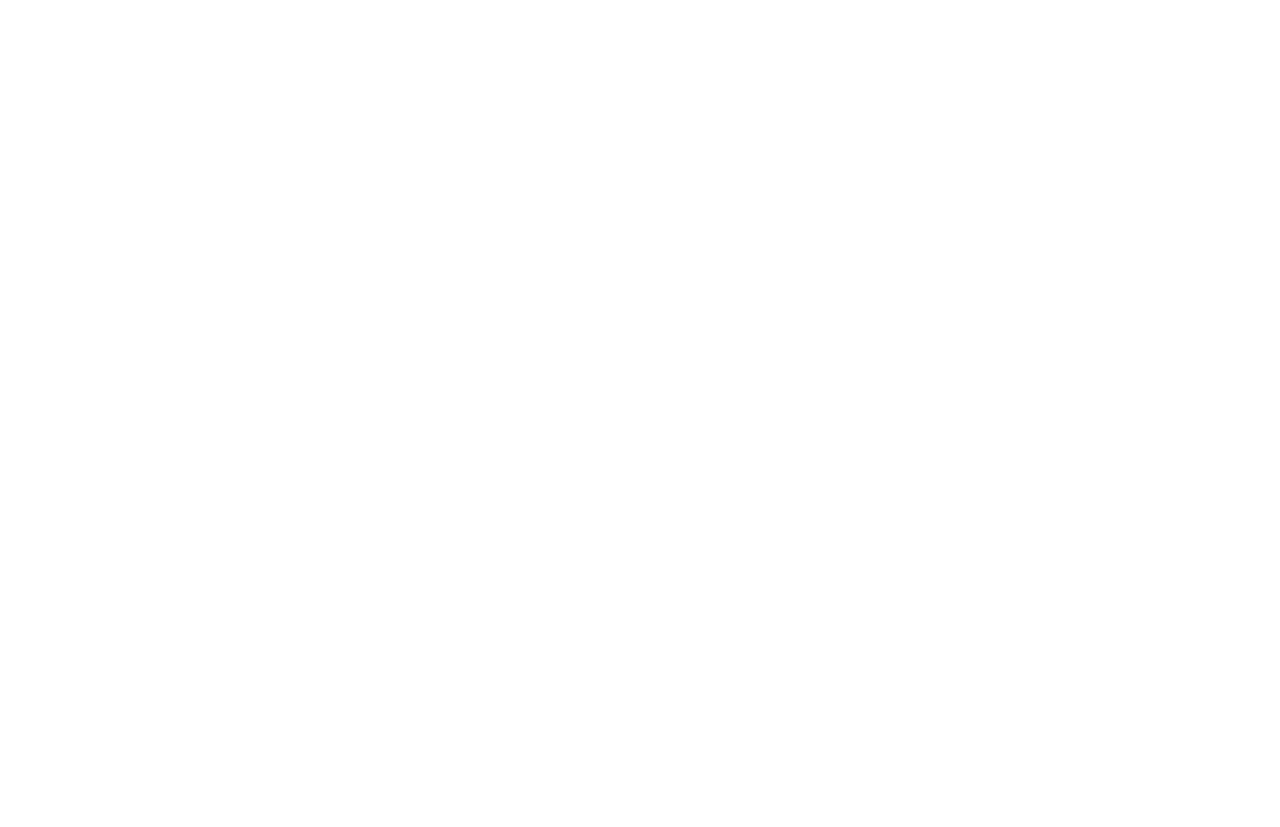
<file: 3тарау/Жалпы-қауіпсіздік-туралы.html>
<!DOCTYPE html>
<html style="font-size: 16px;" lang="ru"><head>
    <meta name="viewport" content="width=device-width, initial-scale=1.0">
    <meta charset="utf-8">
    <meta name="keywords" content="Жалпы қауіпсіздік туралы">
    <meta name="description" content="">
    <title>Жалпы қауіпсіздік туралы</title>
    <link rel="stylesheet" href="nicepage.css" media="screen">
<link rel="stylesheet" href="Жалпы-қауіпсіздік-туралы.css" media="screen">
    <script class="u-script" type="text/javascript" src="jquery.js" defer=""></script>
    <script class="u-script" type="text/javascript" src="nicepage.js" defer=""></script>
    <meta name="generator" content="Nicepage 5.8.2, nicepage.com">
    <link id="u-theme-google-font" rel="stylesheet" href="https://fonts.googleapis.com/css?family=Roboto:100,100i,300,300i,400,400i,500,500i,700,700i,900,900i|Open+Sans:300,300i,400,400i,500,500i,600,600i,700,700i,800,800i">
    <link id="u-page-google-font" rel="stylesheet" href="https://fonts.googleapis.com/css?family=Playfair+Display:400,400i,500,500i,600,600i,700,700i,800,800i,900,900i">
    
    
    
    <script type="application/ld+json">{
		"@context": "http://schema.org",
		"@type": "Organization",
		"name": "Копия Site4"
}</script>
    <meta name="theme-color" content="#478ac9">
    <meta property="og:title" content="Жалпы қауіпсіздік туралы">
    <meta property="og:type" content="website">
  <meta data-intl-tel-input-cdn-path="intlTelInput/"></head>
  <body class="u-body u-xl-mode" data-lang="ru"><header class="u-clearfix u-gradient u-header u-sticky u-sticky-2fd6 u-header" id="sec-436d"><div class="u-clearfix u-sheet u-sheet-1">
        <h1 class="u-align-center u-custom-font u-font-playfair-display u-text u-text-white u-text-1">II.​ Компьютерлік вирустар және қорғану жолдары</h1><span class="u-file-icon u-icon u-icon-circle u-text-custom-color-1 u-white u-icon-1" data-href="javascript:history.back()"><img src="images/20176-c1e41769.png" alt=""></span>
      </div></header>
    <section class="skrollable u-clearfix u-container-align-center u-image u-parallax u-section-1" id="sec-d8c9" data-image-width="1200" data-image-height="722">
      <div class="u-clearfix u-sheet u-sheet-1"></div>
    </section>
    <section class="u-align-left u-clearfix u-section-2" id="sec-9b41">
      <div class="u-expanded-width u-tab-links-align-justify u-tabs u-tabs-1">
        <ul class="u-spacing-30 u-tab-list u-unstyled" role="tablist">
          <li class="u-tab-item" role="presentation">
            <a class="active u-active-custom-color-1 u-button-style u-tab-link u-tab-link-1" id="link-tab-081f" href="#tab-081f" role="tab" aria-controls="tab-081f" aria-selected="true">Сабақ 1</a>
          </li>
          <li class="u-tab-item" role="presentation">
            <a class="u-active-custom-color-1 u-button-style u-tab-link u-tab-link-2" id="link-tab-3a42" href="#tab-3a42" role="tab" aria-controls="tab-3a42" aria-selected="false">Сабақ 2</a>
          </li>
          <li class="u-tab-item u-tab-item-3" role="presentation">
            <a class="u-active-custom-color-1 u-button-style u-tab-link u-tab-link-3" id="tab-d7e7" href="#link-tab-d7e7" role="tab" aria-controls="link-tab-d7e7" aria-selected="false">Сабақ 3</a>
          </li>
        </ul>
        <div class="u-tab-content">
          <div class="u-container-style u-tab-active u-tab-pane" id="tab-081f" role="tabpanel" aria-labelledby="link-tab-081f">
            <div class="u-container-layout u-container-layout-1">
              <div class="u-border-3 u-border-custom-color-1 u-expanded-width u-line u-line-horizontal u-line-1"></div>
              <h1 class="u-align-center u-custom-font u-font-playfair-display u-text u-text-default u-text-1">Компьютерлік вирустар ақпаратқа қауіп ретінде</h1>
              <h4 class="u-align-justify u-text u-text-2"><b>Компьютерлік вирустар</b>&nbsp;<br>
                <br><b>Компьютерлік вирустар</b> ақпараттың негізгі қауіптерінің бірі болып табылады. Бұл осы құбылыстың таралу
ауқымына және соның салдарынан ақпараттық жүйелерге орасан зор зиян келтіруге
байланысты. <b>&nbsp;</b>&nbsp;<br><b>Заманауи компьютерлік вирус - </b>бұл
қарапайым қолданушы үшін дерлік байқалмайтын «жау», ол үнемі жетілдірілуде,
пайдаланушылардың компьютерлеріне енудің жаңа және күрделі әдістерін табады.
Компьютерлік вирустармен күресу қажеттілігі олардың ақпараттық қауіпсіздіктің
барлық құрамдастарын бұзу мүмкіндігіне байланысты.
&nbsp;
Компьютерлік вирустар ақпараттың жоғалуының ең көп тараған
себептерінің бірі болды және болып қала береді. Вирустық эпидемиялар ұйымдар
мен кәсіпорындардың жұмысына кедергі келтіруі мүмкін.
&nbsp;
Вирустармен күресу тақырыбына ондаған кітаптар мен жүздеген мақалалар
жазылды, жүздеген компаниялардың мыңдаған мамандары компьютерлік вирустармен
күресумен кәсіби түрде айналысады. Бәсекелес антивирустық фирмалардың орасан
зор күш-жігеріне қарамастан, компьютерлік вирустардан болатын шығындар
төмендемейді және жыл сайын жүздеген миллион долларға астрономиялық мәндерге
жетеді. Бұл бағалаулар анық бағаланбайды, өйткені мұндай оқиғалардың тек бір
бөлігі ғана белгілі болды.
&nbsp;
Жақында вирустық індеттердің ауқымды және қауіпті болғаны сонша, олар
туралы хабарлар әлемдік жаңалықтарда бірінші орынға шықты. Сағат
&nbsp;
Вирусқа қарсы бағдарламалар мен аппараттық құралдар вирустардан
қорғаудың толық кепілдігін қамтамасыз етпейтінін есте ұстаған жөн, ал
пайдаланушылардың көпшілігінде вирустардан «қорғаудың» қарапайым дағдылары да
жоқ.
&nbsp;
Е.Касперский «Компьютерлік вирустар» атты еңбегінде «Компьютерлік
вирустармен күресу – адамның ақыл-ойы бар адамның күресі. Бұл күрес ақыл-ой
күресі, өйткені вирусологтардың алдында тұрған міндеттерді сол адамдар қояды:». <b>&nbsp;</b><b>Компьютерлік вирустарға тән белгілер</b> «Компьютерлік вирус» термині 80-жылдардың ортасында АҚШ-та өткен
ақпараттық қауіпсіздік конференцияларының бірінде пайда болды. Содан бері көп
уақыт өтті, вирустар мәселесінің ауырлығы бірнеше есе артты, дегенмен әлі күнге
дейін компьютерлік вирустың қатаң анықтамасы жоқ. <b>&nbsp;</b> Вирустың қатаң анықтамасын тұжырымдауға тырысқанда туындайтын қиындық
вирустың барлық дерлік ерекшелік белгілері (басқа объектілерге ену, құпиялық,
ықтимал қауіп және т.б.) ештеңесі жоқ басқа бағдарламаларға тән болуымен
байланысты. вирустармен байланысты немесе вирустар бар, жоғарыда аталған ерекше
белгілері жоқ (таралу мүмкіндігін қоспағанда).
&nbsp;
Компьютерлік вирустардың негізгі ерекшелігі олардың операциялық
жүйенің әртүрлі объектілеріне өздігінен ену мүмкіндігі болып табылады – ол
вирус болып табылмайтын көптеген бағдарламаларға тән, бірақ бұл ерекше қасиет компьютерлік
вирустың міндетті (қажетті) қасиеті болып табылады.
Заманауи компьютерлік вирустың толық
сипаттамасына өзінің көшірмелерін жасау мүмкіндігін қосу керек (түпнұсқамен
бірдей болуы міндетті емес) және оларды компьютерлік желілерге немесе файлдарға,
компьютерлік жүйе аймақтарына және басқа орындалатын объектілерге енгізу.
&nbsp;
Қазіргі уақытта 5000-нан астам бағдарламалық
вирустар белгілі, оларды келесі критерийлер бойынша жіктеуге болады: <b>тіршілік ету ортасы; қоршаған ортаны
жұқтыру әдісі; әсер ету; алгоритм ерекшеліктері.</b>
              </h4>
              <h4 class="u-align-justify u-text u-text-3"><b>Тіршілік
ету ортасына</b> байланысты вирустар
желілік, файлдық, жүктелетін және файлдық жүктелетін болып бөлінеді. Желілік
вирустар әртүрлі компьютерлік желілерге таралады. Файлдық вирустар негізінен
орындалатын модульдерде, яғни. 
COM және EXE кеңейтімдері бар файлдарда. Файлдық
вирустар файлдардың басқа түрлерін де жұқтыруы мүмкін, бірақ әдетте олар мұндай
файлдарда жазылады, олар ешқашан басқаруға ие болмайды және, демек, көбейту
мүмкіндігін жоғалтады. Жүктеу вирустары дискінің жүктеу секторын (Жүктеу
секторы) немесе жүйелік дискінің жүктеу бағдарламасы (Master Boot Re-cord)
қамтитын секторды зақымдайды. <b>&nbsp;</b> Файлдық жүктелетін вирустар файлдарды да,
дискілердің жүктеу секторларын да зақымдайды.
&nbsp;&nbsp;<br>Инфекция әдісі бойынша вирустар <b>резиденттік және бейрезиденттік</b> болып
бөлінеді. Резидентті вирус компьютерді жұқтырғанда (жұқтырғанда), ол өзінің
резидентті бөлігін ЖЖҚ-да қалдырады, содан кейін ол операциялық жүйенің заланданған
объектілерге (файлдарға, дискінің жүктеу секторларына және т.б.) қол жеткізуін
тоқтатады және оларды инфильтрациялайды. Резидентті вирустар жадта орналасады
және компьютер өшірілгенге немесе қайта іске қосылғанша белсенді болып қалады.
Резидентті емес вирустар компьютер жадына зақым келтірмейді және шектеулі уақыт
ішінде белсенді болады.
&nbsp;&nbsp;<br>Әсер ету дәрежесі бойынша вирустарды келесі
түрлерге бөлуге болады:&nbsp;<!--[if !supportLists]-->
                <br>
                <br>o&nbsp; <!--[endif]-->зиянсыз, компьютерге
кедергі келтірмейтін, бірақ бос RAM және дискілік кеңістік көлемін азайтатын,
мұндай вирустардың әрекеттері кез келген графикалық немесе дыбыстық әсерлерде
көрінеді;&nbsp;<!--[if !supportLists]-->
                <br>
                <br>o&nbsp; <!--[endif]-->Компьютердің әртүрлі
ақауларына әкелетін қауіпті вирустар&nbsp;<!--[if !supportLists]-->
                <br>
                <br>o&nbsp; <!--[endif]-->өте қауіпті, оның әсері
бағдарламалардың жоғалуына, деректердің жойылуына, дискінің жүйелік
аймақтарындағы ақпараттың жойылуына әкелуі мүмкін.
&nbsp;&nbsp;<br>
                <br>Алгоритмнің ерекшеліктеріне сәйкес вирустарды
олардың әртүрлілігіне байланысты жіктеу қиын. Ең қарапайым вирустар паразиттік
болып табылады, олар файлдар мен диск секторларының мазмұнын өзгертеді және
оңай анықталып, жойылуы мүмкін. Компьютерлік желілер арқылы таралатын, желілік
компьютерлердің адрестерін есептеп, олардың көшірмелерін осы адрестерге жазатын
құрттар деп аталатын репликаторлық вирустарды атап өтуге болады.
&nbsp;&nbsp;<br>
                <br><b>Бағдарламалық
қамтамасыз ету вирусы</b> – автоматтандырылған
жүйелерде сақталған бағдарламалық қамтамасыз етуді және/немесе деректерді
өзгерту немесе жою мақсатында автоматтандырылған жүйелерде немесе
телекоммуникация желілерінде рұқсатсыз тарату және өзін-өзі жаңғырту қасиеті
бар орындалатын немесе түсіндірілетін бағдарламалық код.
&nbsp;
Компьютерлік вирусты нақты анықтау мүмкін еместігі
өз алдына проблема емес. Бұдан туындайтын негізгі мәселе - әртүрлі файлдарды
«вирустардан» ажыратуға болатын айқын (бір мағыналы) белгілердің болмауы, бұл
олардың әсерін толығымен жоюға мүмкіндік бермейді.
&nbsp; <b>Қандай
вирус болса да, пайдаланушы компьютерлік вирустардан қорғаудың негізгі
әдістерін білуі керек.</b> &nbsp;
Вирустардан қорғау үшін мыналарды қолдануға
болады:&nbsp;<br>
                <br>ақпаратты қорғаудың жалпы құралдары, олар
     сақтандыру ретінде де пайдалы<br>
                <br>дискілердің физикалық зақымдануынан, дұрыс
     жұмыс істемейтін бағдарламалардан немесе қате пайдаланушы әрекеттері;<br>
                <br> вирусты жұқтыру ықтималдығын төмендету
     бойынша алдын алу шаралары;<br>
                <br> вирустардан қорғауға арналған арнайы
     бағдарламалар.&nbsp;<br>
                <br>Ақпаратты қорғаудың жалпы құралдары вирустардан қорғау ғана
     емес, пайдалы.
              </h4>
              <h4 class="u-align-justify u-text u-text-4"><b>Бұл
қорлардың екі негізгі түрі бар</b>:
&nbsp; <br>ақпаратты көшіру – файлдардың көшірмелерін
     және дискілердің жүйелік аймақтарын құру;<br> қол жеткізуді басқару ақпаратты рұқсатсыз
     пайдалануды болдырмайды, атап айтқанда, вирустармен бағдарламалар мен
     мәліметтерді өзгертуден қорғау;<br> дұрыс емес бағдарламалар және қате
     пайдаланушы әрекеттері.<br><b>&nbsp;</b><b>&nbsp;</b> Жалпы ақпаратты қорғау құралдары вирустардан
қорғау үшін өте маңызды болғанымен, олар әлі де жеткіліксіз. Сондай-ақ
вирустардан қорғау үшін арнайы бағдарламаларды пайдалану қажет. Бұл бағдарламаларды
бірнеше түрге бөлуге болады: детекторлар, дәрігерлер (фагтар), аудиторлар,
дәрігер-инспекторлар, сүзгілер және вакциналар (иммунизаторлар).
&nbsp;
ДЕТЕКТОР БАҒДАРЛАМАЛАРЫ біреуімен вирус жұққан
файлдарды анықтауға мүмкіндік береді бастап бірнеше белгілі вирустар. Бұл
бағдарламалар пайдаланушы көрсеткен дискідегі файлдарда берілген вирусқа тән
байттардың тіркесімі бар-жоғын тексереді.
Ол кез келген файлда табылған кезде экранда
сәйкес хабарлама көрсетіледі. Көптеген детекторларда вирус жұққан файлдарды
емдеу немесе жою режимдері бар. Айта кету керек, детекторлық бағдарламалар тек
өзіне «белгілі» вирустарды анықтай алады.
McAfee Associates және D.N.Lozinsky's Aidstest
компаниясының Scan бағдарламасы шамамен 9000 вирусты анықтауға мүмкіндік
береді, бірақ олардың барлығы жиырма мыңнан астамы бар! Norton AntiVirus немесе
Dialog-MGU ұсынған AVSP сияқты кейбір анықтау бағдарламалары мүмкін вирустардың
жаңа түрлері үшін конфигурацияланған, олар тек осы вирустарға тән байттардың
комбинацияларын көрсетуі керек. Дегенмен, бұрын белгісіз кез келген вирусты
анықтай алатын мұндай бағдарламаны жасау мүмкін емес.
&nbsp;
Осылайша, бағдарламаны детекторлар жұқтырған деп
танымауы оның сау екенін білдірмейді - оның құрамында кейбір жаңа вирус немесе
детекторлық бағдарламаларға белгісіз ескі вирустың сәл өзгертілген нұсқасы
болуы мүмкін.
&nbsp;
Көптеген детекторлық бағдарламалар (соның ішінде
Aidstest) «көрінбейтін» вирустармен инфекцияны анықтай алмайды, егер мұндай
вирус компьютердің жадында белсенді болса. Өйткені, олар дискіні оқу үшін DOS
функцияларын пайдаланады және оларды бәрі жақсы деген вирус ұстайды. Рас,
Aidstest және басқа детекторлар жедел жадқа қарап вирусты анықтауға тырысады,
бірақ бұл кейбір «қулық» вирустарға қарсы көмектеспейді.
&nbsp;
Сонымен, сенімді диагностиканы DOS жүйесіне таза,
жазудан қорғалған иілгіш дискіден жүктегенде ғана детекторлық бағдарламалармен
қоюға болады, сонымен қатар детектор бағдарламасының көшірмесі де осы
дискетадан іске қосылуы керек.
&nbsp;
Кейбір детекторлар (мысалы, Dialog-Nauka-дан
ADinf) ұстай алады
«көрінбейтін» вирустар, тіпті белсенді болған
кезде де. Ол үшін олар DOS шақыруларын қолданбай дискіні оқиды. Рас, бұл әдіс
барлық дискілерде жұмыс істемейді. Детекторлық бағдарламалардың көпшілігінде
«дәрігер» функциясы бар, яғни. олар вирус жұққан файлдарды немесе диск
аумақтарын бастапқы күйіне қайтаруға тырысады.
&nbsp;
Қалпына келтіру мүмкін болмаған файлдар, әдетте,
жұмыс істемейді немесе жойылады.
&nbsp;
Дәрігерлік бағдарламалардың көпшілігі вирустардың
белгілі бір тіркелген жиынтығын ғана «емдей алады», сондықтан олар тез
ескіреді. Бірақ кейбір бағдарламалар жаңа вирустарды анықтауды ғана емес,
сонымен қатар оларды емдеуді де үйрене алады. Мұндай бағдарламаларға Dialog-MGU
фирмасының AVSP бағдарламасы жатады.
&nbsp;
АУДИТОР БАҒДАРЛАМАЛАРЫ екі жұмыс кезеңінен
тұрады. Біріншіден, олар бағдарламалардың күйі және дискілердің жүйелік
аймақтары туралы ақпаратты сақтайды (жүктеу секторы және қатты диск
бөлімдерінің кестесі бар сектор).
&nbsp;
              </h4>
            </div>
          </div>
          <div class="u-container-style u-tab-pane" id="tab-3a42" role="tabpanel" aria-labelledby="link-tab-3a42">
            <div class="u-container-layout u-container-layout-2">
              <h1 class="u-align-center u-custom-font u-font-playfair-display u-text u-text-5"> Компьютерге вирус енгенін анықтау жолдары</h1>
              <h3 class="u-align-justify u-text u-text-6"><b>Ақпараттық қауіпсіздіктің
заңнамалық деңгейі.</b>
              </h3>
              <h4 class="u-align-justify u-text u-text-7"> Ақпараттық қауіпсіздік мәселесінде тек
интеграцияланған тәсіл ғана табысқа жете алады.
Ақпараттық қауіпсіздікті қамтамасыз ету үшін ең
маңыздысы – заңнамалық деңгей. Адамдардың көпшілігі заңсыз әрекеттерді
техникалық мүмкін емес болғандықтан емес, қоғам оны айыптайтындықтан
және/немесе жазалағандықтан жасамайды, өйткені ол қабылданбайды.</h4>
              <h3 class="u-align-justify u-text u-text-8"> Заңнамалық деңгейде шаралардың екі тобын
ажыратамыз:</h3>
              <h4 class="u-align-justify u-text u-text-9"> ·қоғамда ақпараттық қауіпсіздікті бұзушылар мен
бұзушыларға теріс (соның ішінде жаза қолдану арқылы) көзқарасты қалыптастыруға
және сақтауға бағытталған шаралар (оларды шектеу шаралары деп атаймыз);&nbsp;<!--[if !supportLists]-->
                <br>·ақпараттық қауіпсіздік саласында қоғамның білімін
арттыруға ықпал ететін шараларды бағыттау және үйлестіру, ақпараттық
қауіпсіздікті қамтамасыз ету құралдарын әзірлеуге және таратуға көмектесу
(шығармашылық бағыттылық шаралары).
              </h4>
              <h4 class="u-align-justify u-text u-text-10"> Іс жүзінде шаралардың екі тобы да бірдей маңызды,
бірақ біз ақпараттық қауіпсіздік ережелері мен нормаларын саналы түрде сақтау
аспектісін атап өткіміз келеді. Бұл ақпараттық қатынастардың барлық субъектілері
үшін маңызды, өйткені тек құқық қорғау органдарының қорғауына сену аңғалдық
болар еді. Бұл сондай-ақ міндеттеріне тәртіп бұзушыларды жазалау кіретін
адамдар үшін қажет, өйткені дәлелдемелерді көрсету қажет&nbsp; арнайы дайындықсыз компьютерлік қылмыстарды
тергеу және соттау мүмкін емес.
&nbsp;&nbsp;<br>
                <br>Заң шығару деңгейіндегі ең маңызды (бәлкім, ең
қиыны) – заң жобаларын әзірлеу үдерісін ақпараттық технологиялардың
шындықтарымен және прогресімен үйлестіруге мүмкіндік беретін механизмді құру.
Заңдар өмірден озып кете алмайды, бірақ артта қалудың тым үлкен болмауы
маңызды, өйткені іс жүзінде, басқа жағымсыз тұстармен қатар, бұл ақпараттық
қауіпсіздіктің төмендеуіне әкеледі.
&nbsp;
Ақпараттық қауіпсіздік саласындағы қазақстандық
заңнамаға шолу.&nbsp;<br>
                <br>Ақпараттық қауіпсіздік мәселелерін қозғайтын
жалпы мақсаттағы құқықтық актілер Қазақстан Республикасының Конституциясы және
Қазақстан Республикасының Ақпараттық қауіпсіздік тұжырымдамасы болып табылады.
&nbsp;&nbsp;<br>
                <br>Конституцияның 18-бабының 3-тармағына сәйкес,
мемлекеттiк органдар мен жергiлiктi өзiн-өзi басқару органдары, олардың
лауазымды адамдары, егер заңда өзгеше көзделмесе, әркiмнiң құқықтары мен
бостандықтарына тiкелей әсер ететiн құжаттармен және материалдармен танысу
мүмкiндiгiн қамтамасыз етуге мiндеттi. заң.
&nbsp;&nbsp;<br>
                <br>18-баптың 1-тармағында жеке салымдар мен
жинақтардың, хат-хабарлардың, телефон арқылы сөйлесулердің, пошта, телеграф
және өзге де хабарлардың құпиялылығына кепілдік берілген. Бұл құқықты шектеуге
заңда тікелей белгіленген жағдайларда және тәртіппен ғана жол беріледі.
&nbsp;&nbsp;<br>
                <br>Негізінде ақпаратқа құқықты қағаз технологиясы
арқылы жүзеге асыруға болады, бірақ қазіргі жағдайда азаматтар үшін ең
практикалық және қолайлысы тиісті заң шығарушы, атқарушы және сот органдарымен
ақпараттық серверлерді құру және ақпараттың қолжетімділігі мен тұтастығын
сақтау болып табылады. оларда ұсынылған ақпарат, яғни олардың (серверлердің)
ақпараттық қауіпсіздігін қамтамасыз ету.
&nbsp;&nbsp;<br>
                <br>Конституцияның 18-бабының 1-тармағында жеке
өмірге, жеке және отбасы құпиясына, ар-намысы мен қадір-қасиетін қорғау құқығына,
20-бабында ақпаратты кез келген заңды жолмен еркін алуға, беруге, өндіруге және
таратуға құқығы бар. Осы ережелерді заманауи түсіндіру деректердің, оның ішінде
оларды компьютерлік желілер арқылы беру процесінде, сондай-ақ ақпаратты қорғау
құралдарына қол жеткізудің құпиялылығын қамтамасыз етуді қамтиды.
&nbsp;&nbsp;<br>
                <br>Қазақстан Республикасының Азаматтық кодексінде
банктік және коммерциялық құпия сияқты ұғымдар бар. Мәліметтер үшінші
тұлғаларға белгісіз болғандықтан нақты немесе әлеуетті коммерциялық құндылыққа
ие болған, оған заңды негізде еркін қол жеткізу мүмкін болмаған және ақпарат
иесі оның құпиялылығын қорғау шараларын қабылдаған жағдайда ақпарат банктік
немесе коммерциялық құпияны құрайды. Бұл, кем дегенде, ақпараттық қауіпсіздік
мәселелері бойынша құзыретті және құпиялылықты қамтамасыз етудің қолжетімді
(және заңды) құралдарының болуын білдіреді.
&nbsp;<br>
                <br>Ақпараттық қауіпсіздікті қамтамасыз етуде
Қазақстан Республикасының Қылмыстық кодексінің 200-бабы – Коммерциялық немесе
банктік құпияны құрайтын мәліметтерді заңсыз алу және жария ету өте
жетілдірілген.&nbsp;<br>
                <br>227-бап. Компьютерлік ақпаратқа заңсыз қол жеткізу, компьютерлер
үшін зиянды бағдарламаларды жасау, пайдалану және тарату. 268-бап
&nbsp;&nbsp;<br>
                <br>Ақпараттың құпиялылығын қамтамасыз ету бөлігінде
мемлекеттің мүдделері «Мемлекеттік құпиялар туралы» Заңда (1997 жылғы 6
қазандағы өзгертулерімен) барынша толық көрсетілген. Ол мемлекеттік құпияларды
өзінің әскери, сыртқы саяси, экономикалық, барлау, қарсы барлау және
жедел-іздестіру қызметі саласындағы мемлекет қорғайтын, тарату Ресей Федерациясының
қауіпсіздігіне зиян келтіруі мүмкін ақпарат ретінде анықтайды.
&nbsp;&nbsp;<br>
                <br>Ол сондай-ақ ақпаратты қорғау құралдарын
анықтайды. Осы Заңға сәйкес бұл мемлекеттік құпияны құрайтын ақпаратты қорғауға
арналған техникалық, криптографиялық, бағдарламалық және өзге де құралдар; олар
қолданылатын құралдар
енгізілген, сондай-ақ ақпаратты қорғаудың
тиімділігін бақылау құралдары. Біз анықтаманың соңғы бөлігінің маңыздылығын
атап өтеміз.
              </h4>
              <h3 class="u-align-center-xs u-align-justify-lg u-align-justify-md u-align-justify-sm u-align-justify-xl u-text u-text-11"><b>«Ақпараттандыру
туралы» Заң</b>
              </h3>
              <h4 class="u-align-justify u-text u-text-12"> Ақпараттық қауіпсіздік мәселелері бойынша
қазақстандық заңдардың ішінде 2007 жылғы 11 қаңтардағы № 217-III ҚР Заңы
«Ақпараттандыру туралы» заңы негіз болып саналады. Онда негізгі анықтамалар
берілген және осы саладағы заңнаманы дамытудың бағыттары көрсетілген.</h4>
              <h3 class="u-align-justify u-text u-text-13"><b>Осы анықтамалардың
кейбірін келтірейік:</b>
              </h3>
              <h4 class="u-align-justify u-text u-text-14"><!--[if !supportLists]-->o&nbsp;&nbsp; <!--[endif]-->ақпарат – олардың берілу
формасына қарамастан адамдар, заттар, фактілер, оқиғалар, құбылыстар мен
процестер туралы ақпарат;&nbsp;<!--[if !supportLists]-->
                <br>
                <br>o&nbsp;&nbsp; <!--[endif]-->ақпараттық қауіпсіздік –
мемлекеттік ақпараттық ресурстардың, сондай-ақ ақпарат саласындағы жеке адамның
құқықтары мен қоғам мүдделерінің қауіпсіздігінің жай-күйі;&nbsp;<!--[if !supportLists]-->
                <br>
                <br>o&nbsp;&nbsp; <!--[endif]-->Ақпараттандыру –
ақпараттық технологияларды пайдалану негізінде электрондық ақпараттық
ресурстарды, ақпараттық жүйелерді қалыптастыруға және дамытуға бағытталған
ұйымдастырушылық, әлеуметтік-экономикалық, ғылыми-техникалық процесс;&nbsp;<!--[if !supportLists]-->
                <br>
                <br>o&nbsp;&nbsp; <!--[endif]-->ақпараттық жұмыс –
электрондық ақпараттық ресурстар мен ақпараттық жүйелерді құру бойынша қызмет;&nbsp;<!--[if !supportLists]-->
                <br>
                <br>o&nbsp;&nbsp; <!--[endif]-->ақпараттық жүйе –
ақпараттық процестерді жүзеге асыруға арналған аппараттық-бағдарламалық кешен;&nbsp;<!--[if !supportLists]-->
                <br>
                <br>o&nbsp;&nbsp; <!--[endif]-->ақпараттық жүйелердің
аудиті – ақпараттық жүйенің ағымдағы жай-күйін, онда болып жатқан әрекеттер мен
оқиғаларды бағалаудың, олардың белгілі бір критерийлерге, техникалық
регламенттерге, стандарттарға, нормативтік-техникалық құжаттамаға және (немесе)
тапсырыс берушіге сәйкестік деңгейін белгілеудің жүйелі процесі. талаптар;&nbsp;<!--[if !supportLists]-->
                <br>
                <br>o&nbsp;&nbsp; <!--[endif]-->ақпараттық-коммуникациялық
желі – ақпараттық жүйелер арасындағы немесе олардың құрамдас бөліктері
арасындағы өзара іс-қимылды, сондай-ақ электрондық ақпараттық ресурстарды
беруді қамтамасыз етуге арналған техникалық және аппараттық-бағдарламалық
құралдардың жиынтығы;&nbsp;<!--[if !supportLists]-->
                <br>
                <br>o&nbsp;&nbsp; <!--[endif]-->ақпараттық қызметтер –
пайдаланушыларды электрондық ақпараттық ресурстармен қамтамасыз ету бойынша
қызмет;&nbsp;<!--[if !supportLists]-->
                <br>
                <br>o&nbsp;&nbsp; <!--[endif]-->ақпараттық процестер –
ақпараттық технологияларды пайдалана отырып, электрондық ақпараттық ресурстарды
құру, жинау, өңдеу, жинақтау, сақтау, іздеу, беру, пайдалану және тарату
процестері;&nbsp;<!--[if !supportLists]-->
                <br>
                <br>o&nbsp;&nbsp; <!--[endif]-->ақпараттық технологиялар
– ақпаратты жинауды, құруды, сақтауды, жинақтауды, өңдеуді, іздеуді, шығаруды,
көшіруді, беруді және таратуды қамтамасыз ететін технологиялық кешенге
біріктірілген әдістердің, өндірістік процестердің және бағдарламалық-техникалық
құралдардың жиынтығы;&nbsp;<!--[if !supportLists]-->
                <br>
                <br>o&nbsp;&nbsp; <!--[endif]-->құжатталған ақпарат – оны
сәйкестендіруге мүмкіндік беретін реквизиттері бар материалды тасымалдаушыға
жазылған ақпарат;&nbsp;<!--[if !supportLists]-->
                <br>
                <br>o&nbsp;&nbsp; <!--[endif]-->құпия электрондық
ақпараттық ресурстар – мемлекеттік құпияларды қамтымайтын, Қазақстан
Республикасының заңнамасына сәйкес қол жеткізуі шектелген электрондық
ақпараттық ресурстар немесе олардың иесі немесе Қазақстан Республикасының
заңнамасында көзделген жағдайларда иесі;<!--[if !supportLists]-->
                <br>
                <br>o&nbsp;&nbsp; <!--[endif]-->пайдаланушы – өзіне
қажетті электрондық ақпараттық ресурстарды алу және оларды пайдалану үшін
ақпараттық жүйеге жүгінетін субъект;&nbsp;<!--[if !supportLists]-->
                <br>
                <br>o&nbsp;&nbsp; <!--[endif]-->электрондық ақпараттық
ресурстардың, ақпараттық жүйелердің меншік иесі – осы объектілерге иелік ету,
пайдалану және оларға билік ету құқықтарын олардың иесі айқындайтын шекте және
тәртіппен жүзеге асыратын субъект;&nbsp;<!--[if !supportLists]-->
                <br>
                <br>o&nbsp;&nbsp; <!--[endif]-->электрондық ақпараттық
ресурстарды, ақпараттық жүйелерді қорғау – оларды сақтауға, электрондық
ресурстарға рұқсатсыз қол жеткізуді болдырмауға бағытталған құқықтық,
ұйымдастырушылық және техникалық шаралар кешені&nbsp;
ақпаратты алу, көшіру, тарату, бұрмалау, жою немесе бұғаттау жөніндегі
заңсыз әрекеттерді қоса алғанда, ақпараттық ресурстарды, ақпараттық жүйелерді;&nbsp;<!--[if !supportLists]-->
                <br>
                <br>o&nbsp;&nbsp; <!--[endif]-->құпия ақпарат – қол
жеткізу Қазақстан Республикасының заңнамасына сәйкес шектелген құжатталған
ақпарат.
              </h4>
              <h3 class="u-align-center-xs u-align-justify-lg u-align-justify-md u-align-justify-sm u-align-justify-xl u-text u-text-15"><b>Заң
ақпаратты қорғаудың келесі мақсаттарын анықтайды:</b>
              </h3>
              <h4 class="u-align-justify u-text u-text-16"> o&nbsp;&nbsp; <!--[endif]-->ақпараттың ағып кетуіне,
ұрлануына, жоғалуына, бұрмалануына, бұрмалануына жол бермеу;&nbsp;<!--[if !supportLists]-->
                <br>
                <br>o&nbsp;&nbsp; <!--[endif]-->жеке адамның, қоғамның,
мемлекеттің қауіпсіздігіне төнетін қатерлердің алдын алу;&nbsp;<!--[if !supportLists]-->
                <br>
                <br>o&nbsp;&nbsp; <!--[endif]-->ақпаратты жою, өзгерту,
бұрмалау, көшіру, блоктау бойынша рұқсат етілмеген әрекеттерді болдырмау;<!--[if !supportLists]-->
                <br>
                <br>o&nbsp;ақпараттық ресурстар мен
ақпараттық жүйелерге заңсыз араласудың басқа да нысандарын болдырмау, меншік объектісі
ретінде құжатталған ақпараттың құқықтық режимін қамтамасыз ету;&nbsp;<!--[if !supportLists]-->
                <br>
                <br>o&nbsp;&nbsp; <!--[endif]-->азаматтардың жеке
құпиясын және ақпараттық жүйелерде бар дербес деректердің құпиялығын сақтауға
конституциялық құқықтарын қорғау;&nbsp;<!--[if !supportLists]-->
                <br>
                <br>o&nbsp;&nbsp; <!--[endif]-->заңға сәйкес мемлекеттік
құпиялардың сақталуы, құжатталған ақпараттың құпиялылығы;
Ақпараттық процестерде және ақпараттық жүйелерді,
технологияларды және оларды қамтамасыз ету құралдарын әзірлеу, өндіру және
қолдану субъектілерінің құқықтарын қамтамасыз ету.
              </h4>
              <h4 class="u-align-justify u-text u-text-17"> Мұнда қорғалатын ақпараттың үш түрі анық
ажыратылады, олардың екіншісіне, атап айтқанда, коммерциялық ақпарат кіреді.
Тек құжатталған ақпарат қорғауға жататындықтан, коммерциялық ақпаратты
материалдық тасымалдағышқа бекіту және оның реквизиттерін беру қажетті шарт
болып табылады. Айта кетейік, Заңның осы бөлігінде біз тек құпиялылық туралы
айтып отырмыз; ақпараттық қауіпсіздіктің басқа аспектілері ұмытылады.
&nbsp;
Мемлекеттік құпияларды және жеке мәліметтерді
қорғауды мемлекет өз мойнына алатынын атап өтейік; басқа құпия ақпарат оның
иелерінің жауапкершілігі болып табылады.
&nbsp;
Ақпаратты қалай қорғауға болады? Бұл «Электрондық
ақпараттық ресурстар мен ақпараттық жүйелерді қорғау туралы» Заңның 8-тарауында
қалай түсіндіріледі:</h4>
              <div id="carousel-504a" data-interval="5000" data-u-ride="carousel" class="u-carousel u-expanded-width-sm u-expanded-width-xs u-slider u-slider-1">
                <ol class="u-absolute-hcenter u-carousel-indicators u-carousel-indicators-1">
                  <li data-u-target="#carousel-504a" class="u-active u-grey-30 u-shape-circle" data-u-slide-to="0" style="width: 10px; height: 10px;"></li>
                  <li data-u-target="#carousel-504a" class="u-grey-30 u-shape-circle" data-u-slide-to="1" style="width: 10px; height: 10px;"></li>
                  <li data-u-target="#carousel-504a" class="u-grey-30 u-shape-circle" data-u-slide-to="2" style="width: 10px; height: 10px;"></li>
                  <li data-u-target="#carousel-504a" class="u-grey-30 u-shape-circle" data-u-slide-to="3" style="width: 10px; height: 10px;"></li>
                </ol>
                <div class="u-carousel-inner" role="listbox">
                  <div class="u-active u-carousel-item u-container-style u-slide">
                    <div class="u-container-layout u-container-layout-3">
                      <p class="u-align-justify u-large-text u-text u-text-variant u-text-18">
                        <span style="font-style: italic;"> Электрондық ақпараттық ресурстар мен ақпараттық
     жүйелерді қорғау мыналарды жүзеге асыру мақсатында құқықтық, ұйымдастырушылық
     және техникалық (бағдарламалық-техникалық) шараларды қабылдаудан тұрады</span>
                        <br>1)&nbsp;&nbsp;&nbsp;&nbsp;&nbsp; <!--[endif]-->электрондық ақпараттық
ресурстардың тұтастығын және қауіпсіздігін қамтамасыз ету, оларды рұқсатсыз
өзгертуге немесе жоюға жол бермеу;&nbsp;<!--[if !supportLists]-->
                        <br>
                        <br>2)&nbsp;&nbsp;&nbsp;&nbsp;&nbsp; <!--[endif]-->қолжетімділігі шектеулі
электрондық ақпараттық ресурстардың құпиялылығын сақтау;&nbsp;<!--[if !supportLists]-->
                        <br>
                        <br>3)&nbsp;&nbsp;&nbsp;&nbsp;&nbsp; <!--[endif]-->электрондық ақпараттық
ресурстарға қол жеткізу құқығын жүзеге асыру;&nbsp;<!--[if !supportLists]-->
                        <br>
                        <br>4)&nbsp;&nbsp;&nbsp;&nbsp;&nbsp; <!--[endif]-->электрондық ақпараттық
ресурстарды өңдеу және беру құралдарына рұқсатсыз әсер етуді болдырмау.
                      </p>
                      <h4 class="u-align-center u-text u-text-default u-text-19">41-бап</h4>
                    </div>
                  </div>
                  <div class="u-carousel-item u-container-style u-slide">
                    <div class="u-container-layout u-container-layout-4">
                      <p class="u-align-justify u-large-text u-text u-text-variant u-text-20">
                        <span style="font-style: italic;"> Электрондық ақпараттық ресурстар мен ақпараттық
     жүйелерді қорғау мыналар бойынша рұқсат етілмеген әрекеттердің алдын алуға
     бағытталған:</span>
                        <br> &nbsp; <!--[if !supportLists]-->1)&nbsp;&nbsp;&nbsp;&nbsp;&nbsp; <!--[endif]-->электрондық ақпараттық
ресурстарды бұғаттау, яғни ақпараттық жүйеге және ол ұсынатын электрондық
ақпараттық ресурстарға қол жеткізуді шектеуге немесе жабуға әкеп соғатын
әрекеттерді жасау;&nbsp;<!--[if !supportLists]-->
                        <br>
                        <br>2)&nbsp;&nbsp;&nbsp;&nbsp;&nbsp; <!--[endif]-->электрондық ақпараттық
ресурстарды түрлендіру, яғни материалдық жеткізгіште орналасқан
бағдарламаларға, дерекқорларға, мәтіндік ақпаратқа өзгерістер енгізу;&nbsp;<!--[if !supportLists]-->
                        <br>
                        <br>3)&nbsp;&nbsp;&nbsp;&nbsp;&nbsp; <!--[endif]-->электрондық ақпараттық
ресурсты көшіру, яғни ақпаратты басқа материалдық тасымалдағышқа беру;<br>
                        <br>4)&nbsp;&nbsp;&nbsp;&nbsp;&nbsp; <!--[endif]-->бағдарламалық өнімдерді
авторлық құқық иеленушінің рұқсатынсыз пайдалану;&nbsp;<!--[if !supportLists]-->
                        <br>
                        <br>5)&nbsp;&nbsp;&nbsp;&nbsp;&nbsp; <!--[endif]-->ақпараттық жүйелердің
және (немесе) бағдарламалық өнімдердің жұмысын бұзу немесе
ақпараттық-коммуникациялық желінің жұмыс істеуін бұзу.
                      </p>
                      <h4 class="u-align-center u-text u-text-default u-text-21"> 41-бап<br>
                      </h4>
                    </div>
                  </div>
                  <div class="u-carousel-item u-container-style u-slide">
                    <div class="u-container-layout u-container-layout-5">
                      <p class="u-align-justify u-large-text u-text u-text-variant u-text-22">
                        <span style="font-style: italic;"></span>
                        <span style="font-style: italic;"> Электрондық ақпараттық ресурстарды қорғауды
ұйымдастыру <br>Электрондық ақпараттық ресурстарды қорғау:
                        </span>
                        <br><!--[if !supportLists]-->1)жалпыға қолжетімді
электрондық ақпараттық ресурстарға қатысты – электрондық ақпараттық ресурстарды
таратушы тұлға;&nbsp;<!--[if !supportLists]-->
                        <br>
                        <br>2)осындай электрондық
ақпараттық ресурстарды қамтитын ақпараттық жүйенің меншік иесінің, меншік
иесінің немесе ұлттық оператордың қол жеткізуі заңнамамен шектелген электрондық
ақпараттық ресурстарға қатысты;&nbsp;<!--[if !supportLists]-->
                        <br>
                        <br>3)олардың меншiк иесi
немесе иесi қол жеткiзуi шектелген электрондық ақпараттық ресурстарға қатысты –
электрондық ақпараттық ресурстардың меншiк иесi немесе иесi.
                      </p>
                    </div>
                  </div>
                  <div class="u-align-justify u-carousel-item u-container-style u-slide">
                    <div class="u-container-layout u-container-layout-6">
                      <p class="u-large-text u-text u-text-default u-text-variant u-text-23">
                        <span style="font-style: italic;"> Жеке сипаттағы электрондық ақпараттық ресурстарды қорғау</span>
                        <br>
                        <br>Дербес деректерді қамтитын электрондық
     ақпараттық ресурстарды алған ақпараттық жүйелердің меншік иелері немесе
     иелері оларды жария етуден қорғау шараларын қолдануға міндетті. Мұндай
     міндеттеме дербес деректерді қамтитын электрондық ақпараттық ресурстарды
     алған кезден бастап және оларды жоюға немесе иеліктен шығаруға дейін не
     осы деректерге жататын тұлғадан оларды ашуға келісім алғанға дейін
     туындайды.<br> Дербес деректерді қамтитын электрондық
     ақпараттық ресурстарды кейіннен беруге олар қатысты тұлғаның келісімімен
     немесе Қазақстан Республикасының заңдарында белгіленген өзге де негіздер
     бойынша ғана жол беріледі.
                      </p>
                    </div>
                  </div>
                </div>
                <a class="u-absolute-vcenter u-carousel-control u-carousel-control-prev u-grey-70 u-hidden-xs u-icon-circle u-spacing-10 u-carousel-control-1" href="#carousel-504a" role="button" data-u-slide="prev">
                  <span aria-hidden="true">
                    <svg viewBox="0 0 451.847 451.847"><path d="M97.141,225.92c0-8.095,3.091-16.192,9.259-22.366L300.689,9.27c12.359-12.359,32.397-12.359,44.751,0
c12.354,12.354,12.354,32.388,0,44.748L173.525,225.92l171.903,171.909c12.354,12.354,12.354,32.391,0,44.744
c-12.354,12.365-32.386,12.365-44.745,0l-194.29-194.281C100.226,242.115,97.141,234.018,97.141,225.92z"></path></svg>
                  </span>
                  <span class="sr-only">
                    <svg viewBox="0 0 451.847 451.847"><path d="M97.141,225.92c0-8.095,3.091-16.192,9.259-22.366L300.689,9.27c12.359-12.359,32.397-12.359,44.751,0
c12.354,12.354,12.354,32.388,0,44.748L173.525,225.92l171.903,171.909c12.354,12.354,12.354,32.391,0,44.744
c-12.354,12.365-32.386,12.365-44.745,0l-194.29-194.281C100.226,242.115,97.141,234.018,97.141,225.92z"></path></svg>
                  </span>
                </a>
                <a class="u-absolute-vcenter u-carousel-control u-carousel-control-next u-grey-70 u-hidden-xs u-icon-circle u-spacing-10 u-carousel-control-2" href="#carousel-504a" role="button" data-u-slide="next">
                  <span aria-hidden="true">
                    <svg viewBox="0 0 451.846 451.847"><path d="M345.441,248.292L151.154,442.573c-12.359,12.365-32.397,12.365-44.75,0c-12.354-12.354-12.354-32.391,0-44.744
L278.318,225.92L106.409,54.017c-12.354-12.359-12.354-32.394,0-44.748c12.354-12.359,32.391-12.359,44.75,0l194.287,194.284
c6.177,6.18,9.262,14.271,9.262,22.366C354.708,234.018,351.617,242.115,345.441,248.292z"></path></svg>
                  </span>
                  <span class="sr-only">
                    <svg viewBox="0 0 451.846 451.847"><path d="M345.441,248.292L151.154,442.573c-12.359,12.365-32.397,12.365-44.75,0c-12.354-12.354-12.354-32.391,0-44.744
L278.318,225.92L106.409,54.017c-12.354-12.359-12.354-32.394,0-44.748c12.354-12.359,32.391-12.359,44.75,0l194.287,194.284
c6.177,6.18,9.262,14.271,9.262,22.366C354.708,234.018,351.617,242.115,345.441,248.292z"></path></svg>
                  </span>
                </a>
              </div>
            </div>
          </div>
          <div class="u-container-style u-tab-pane" id="link-tab-d7e7" role="tabpanel" aria-labelledby="tab-d7e7">
            <div class="u-container-layout u-valign-top u-container-layout-7">
              <h1 class="u-align-center u-custom-font u-font-playfair-display u-text u-text-default u-text-24"> Ақпаратқа төнетін қауіптер және олардың түрлері</h1>
              <h3 class="u-align-center u-text u-text-default u-text-25"> Қауіптердің жіктелуі:&nbsp;<span style="font-weight: 700;">
                  <span style="font-weight: 400;"></span>
                </span>
                <br>
              </h3>
              <h4 class="u-align-justify u-text u-text-26"> Пайда болу табиғатына қарай&nbsp;табиғи&nbsp;және&nbsp;жасанды&nbsp;болып бөлінеді. <br>
                <span style="font-weight: 700;">Табиғи </span>–бұл адамға байланыссыз АЖ-ге физикалық процесстер мен табиғи апаттардың әсер ету нәтижесінде пайда болған қауіп. Табиғи қауіптің мысалы ретінде&nbsp;өрт,&nbsp;тасқын,&nbsp;цунами, жер сілкінісі және т.б. айтса болады. Мұндай қауіптің жағымсыз жағы – оны болжаудың қиындығы және мүмкін еместігі. <br>Өз кезегінде <span style="font-weight: 700;">жасанды </span>қауіп адамның әрекетінен туындайды.&nbsp;&nbsp;<br>
              </h4>
              <h3 class="u-align-justify u-text u-text-27"> Қауіптердің жіктелуі:&nbsp;<br>
              </h3>
              <h4 class="u-align-justify u-text u-text-28"> Ниеттілік дәрежесіне сәйкес&nbsp;кездейсоқ&nbsp;және&nbsp;қасақана&nbsp;болып бөлінеді.&nbsp; <br>
                <span style="font-weight: 700;">Кездейсоқ&nbsp;</span>қауіп қызметшілердің немқұрайдылығынан немесе әдейілеп жасалмаған қателіктерінен пайда болады.&nbsp;Кездейсоқ қауіптің мысалы ретінде байқаусыз деректердің қате енгізілуін, абайсыз жабдықтың бүлдірілуін келтіруге болады. <br>
                <span style="font-weight: 700;">Қасақана&nbsp;</span>қауіп бағытталып жасалған әрекет нәтижесінде пайда болады. Ал қаскүнемнің физикалық қатынаудың белгіленген ережелерін бұзып қорғалатын аймаққа рұқсатсыз кіруі қасақана қауіптің мысалы болып табылады
              </h4>
              <h3 class="u-align-justify u-text u-text-29"> Қауіп көзіне тәуелді келесідей бөледі:&nbsp;<br>
              </h3>
              <h4 class="u-align-justify u-text u-text-30"> Қауіп көзі –<span style="font-weight: 700;"> табиғи орта</span>. Мысалы: өрт, тасқын және басқа да табиғи апаттар; <br>Қауіп көзі – <span style="font-weight: 700;">адам</span>. Мысалы, бәсекелес ұйымның АЖ қызметкерлері қатарына өз агенттерін енгізу; <br>Қауіп көзі – <span style="font-weight: 700;">рұқсатты программалық-аппараттық құралдар.</span> Мысалы, жүйелік утилиттерді пайдалануды жете білмеушілік; <br>Қауіп көзі – <span style="font-weight: 700;">рұқсатсыз программалық-аппараттық құралдар.</span> Мысалы, жүйеге кейлоггерлерді енгізу;&nbsp;<br>
              </h4>
              <h3 class="u-align-justify u-text u-text-31"> Қауіп көзінің орналасуына байланысты былай бөлінеді:&nbsp;<br>
              </h3>
              <h4 class="u-align-justify u-text u-text-32">
                <span style="font-weight: 700;"> Қауіп көзінің бақылау аумағынан тыс орналасуынан</span> пайда болатын қауіп.Мысалы, жанама&nbsp;электромагнит сәулеленулерін (ЖЭМС) немесе байланыс арналарымен беріліп жатқан деректерді ұстап алу; қашықтан&nbsp;фото&nbsp;және бейне түсіру; бағытталған&nbsp;микрофон көмегімен&nbsp;акустикалық&nbsp;ақпаратты ұстап қалу; <br>
                <span style="font-weight: 700;">Қауіп көзінің бақылау аумағының шекарасында</span> орналасуы. Мысалы,білдірмей тыңдау құрылғыларын қолдану немесе конфиденциялды ақпараты бар деректерді тасушыларын ұрлау.&nbsp;<br>
              </h4>
              <h3 class="u-align-justify u-text u-text-33"> АЖ-ге әсер ету дәрежесі бойынша&nbsp;пассивті&nbsp;және&nbsp;активті&nbsp;қауіптер деп бөледі.&nbsp;<br>
              </h3>
              <h4 class="u-align-justify u-text u-text-34">
                <span style="font-weight: 700;">Пассивті&nbsp;</span>қауіп іске асырылғанда АЖ құрамына және құрылымына ешқандай өзгеріс енбейді, <br>
                <span style="font-weight: 700;">Активті&nbsp;</span>қауіп, керісінше, АЖ құрылымын бұзады. Пассивті қауіптің мысалы ретінде деректер файлдарын рұқсатсыз көшіруді келтіруге болады.&nbsp;<br>
              </h4>
              <h3 class="u-align-justify u-text u-text-35"> АЖ ресурстарына&nbsp;қатынау тәсілі&nbsp;бойынша былай бөлінеді:&nbsp;<br>
              </h3>
              <h4 class="u-align-justify u-text u-text-36">
                <span style="font-weight: 700;">Стандартты </span>қатынауды қолданатын қауіп. Мысалы, заңды иеге қатысты пара беру, шантаж, физикалық қауіп төндіру арқылы рұқсатсыз парольді алу; <br>
                <span style="font-weight: 700;">Стандартты емес</span> қатынауды қолданатын қауіп. Мысалы, қорғау құралдарының ресми мәлімделмеген мүмкіндіктерін пайдалану.&nbsp;<br>
              </h4>
              <h3 class="u-align-justify u-text u-text-37"> Қауіптердің негізгі жіктелуі:&nbsp;<br>
              </h3>
              <ol class="u-align-justify u-text u-text-38">
                <li> Ақпараттың конфиденциялдығын (құпияланғандығын) бұзатын қауіптердің</li>
                <li>орындалу нәтижесінде құпия ақпаратпен танысу үшін өкілдігі жоқ субъектіге ақпаратқа қатынау мүмкіндігі туады. </li>
                <li>Ақпараттың тұтастығын бұзатын қауіптерге, АЖ көмегімен өңделініп жатқан ақпаратты кез келген қаскүнемділікпен бұрмалау немесе құрту жатады. </li>
                <li>Ақпараттың қатынау қолайлығын бұзатын қауіптерге, АЖ ресурсына рұқсаты бар пайдаланушының қатынауы бұғатталғанда туындайтын жағдайлар жатады.</li>
              </ol>
            </div>
          </div>
        </div>
      </div>
    </section>
    
    
  
</body></html>
</file>
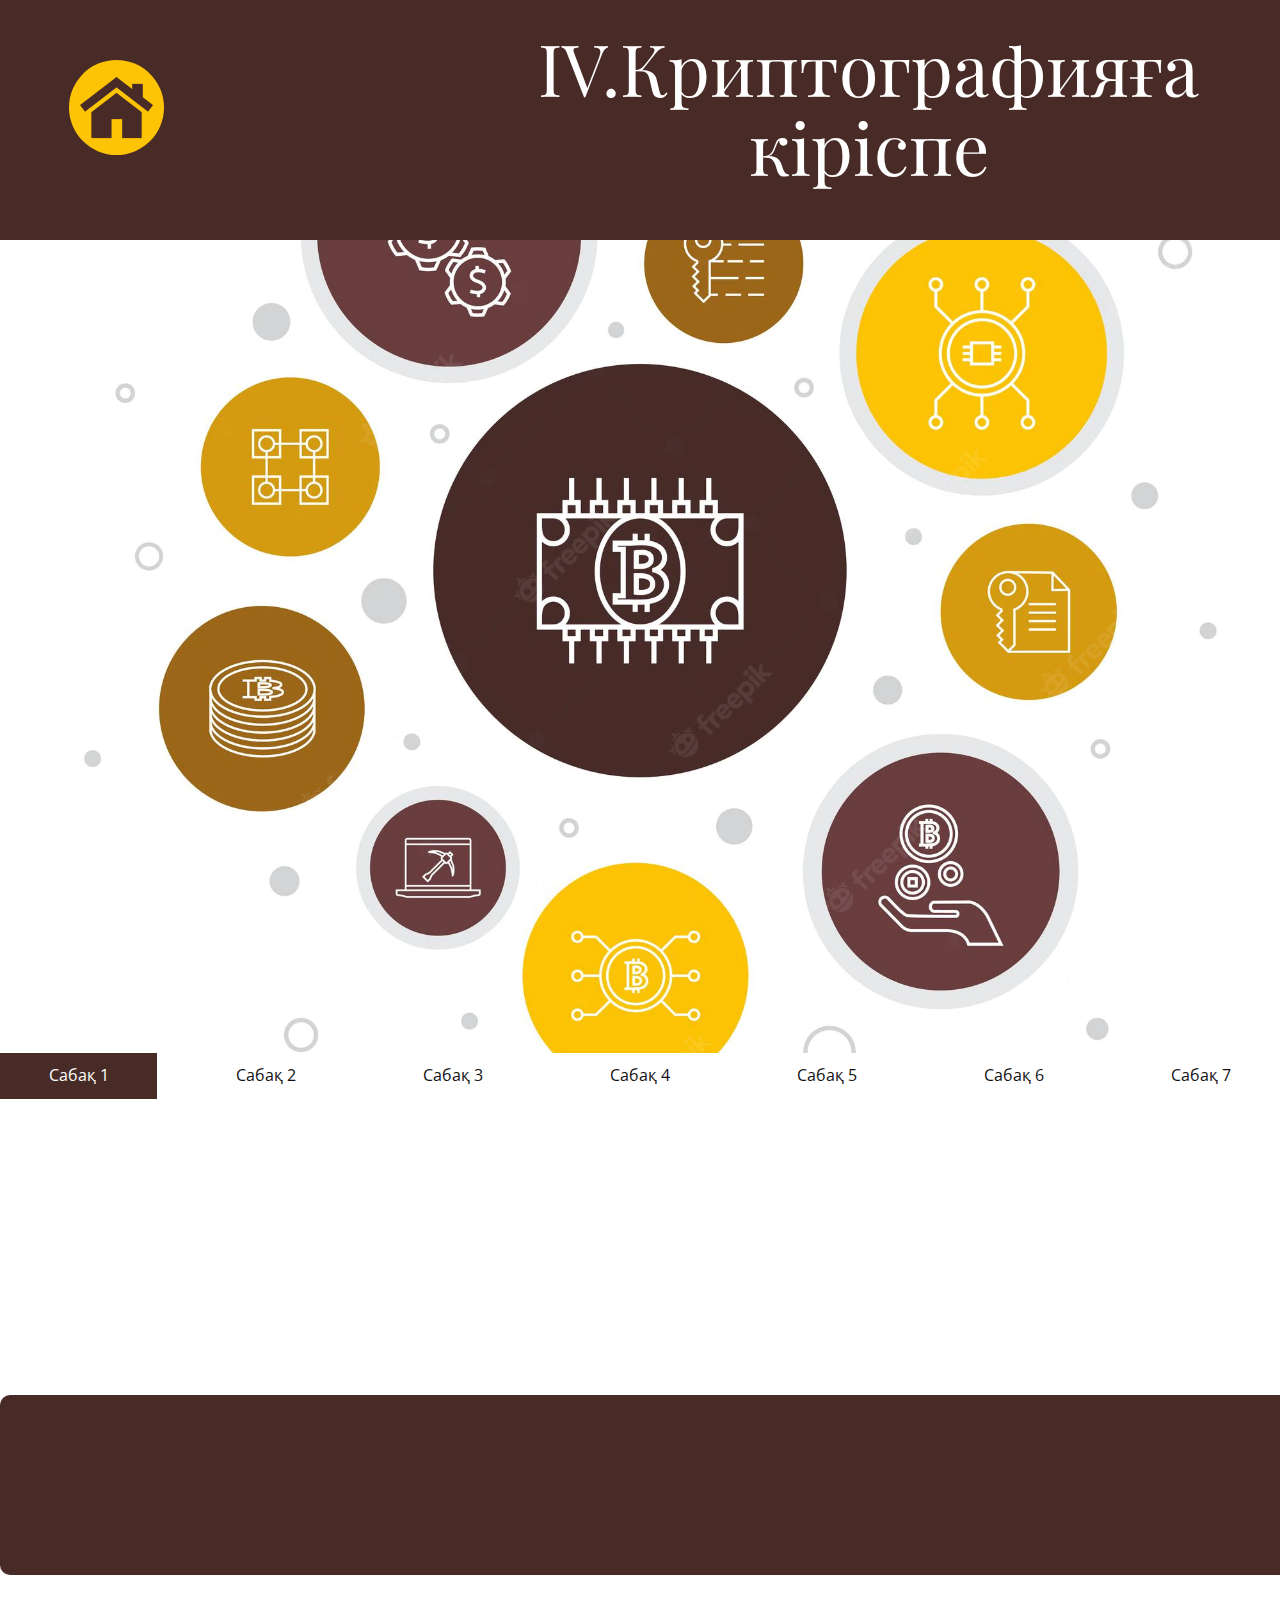
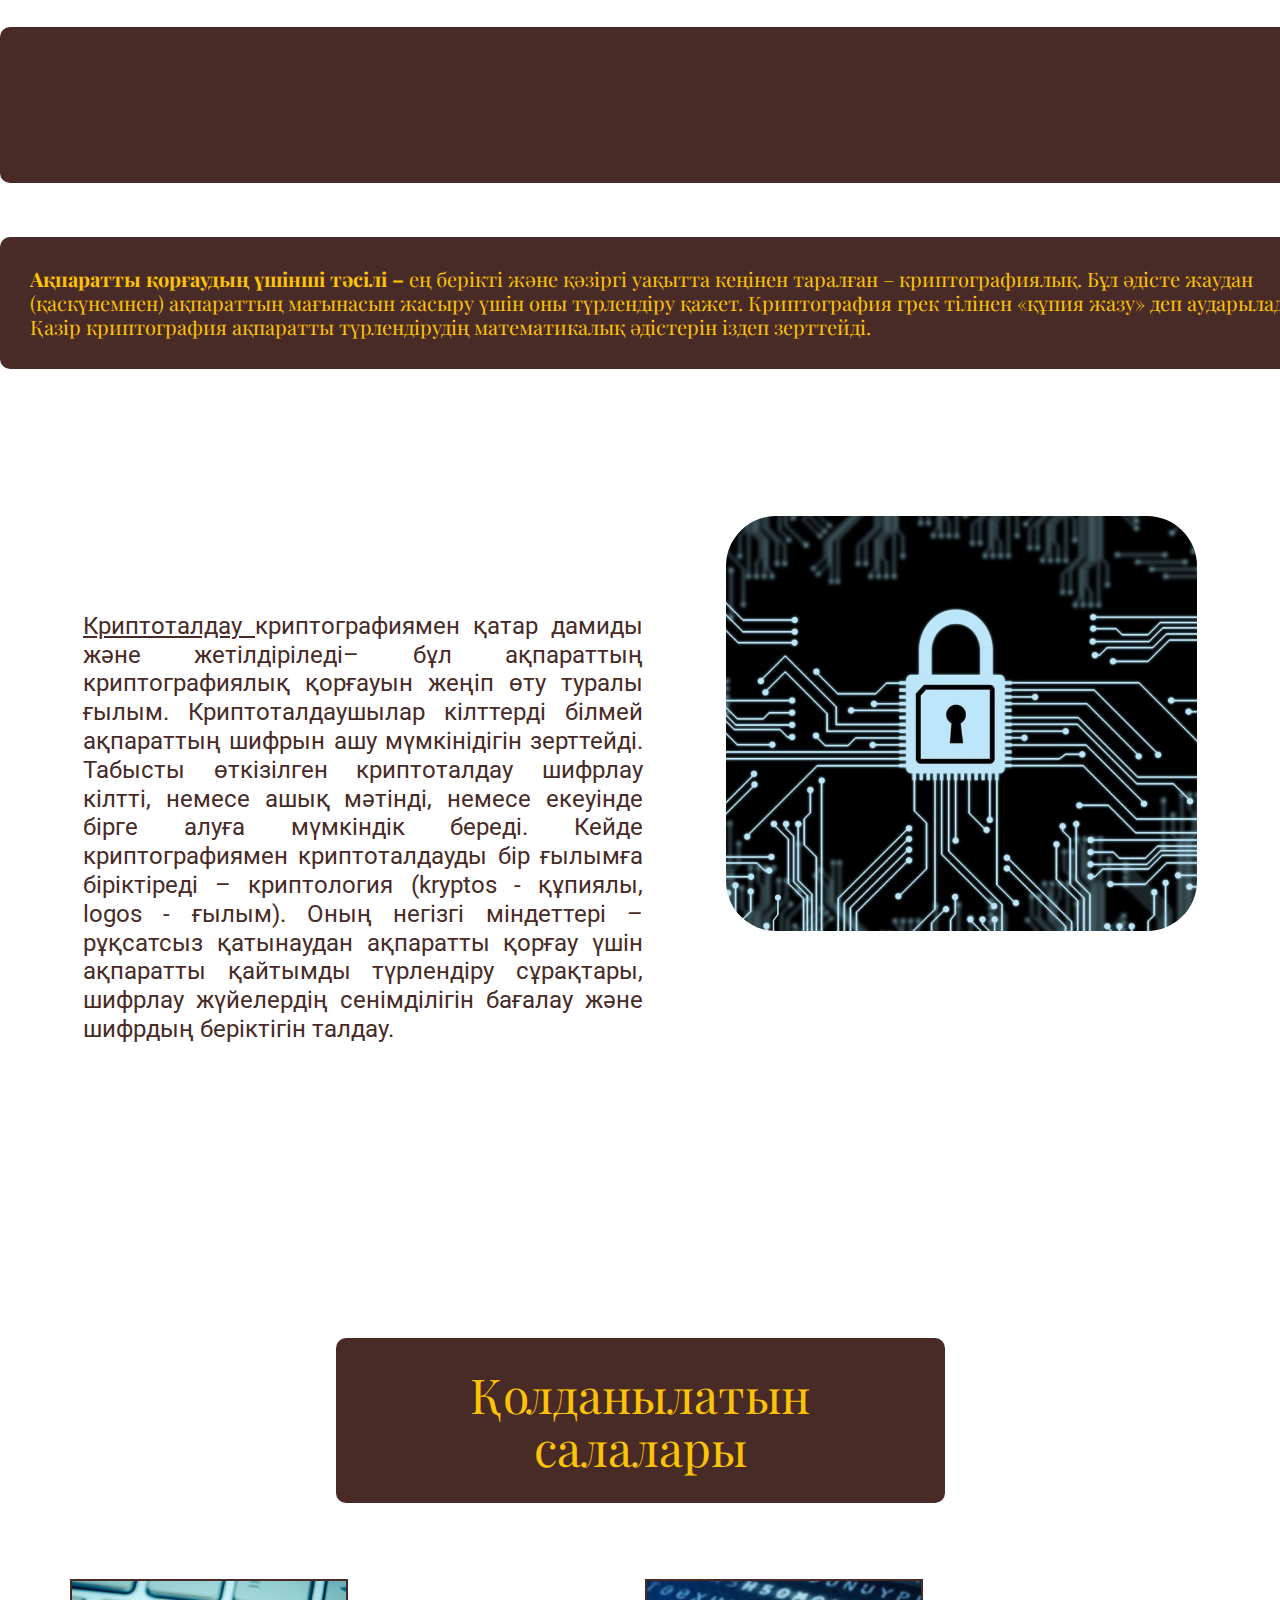
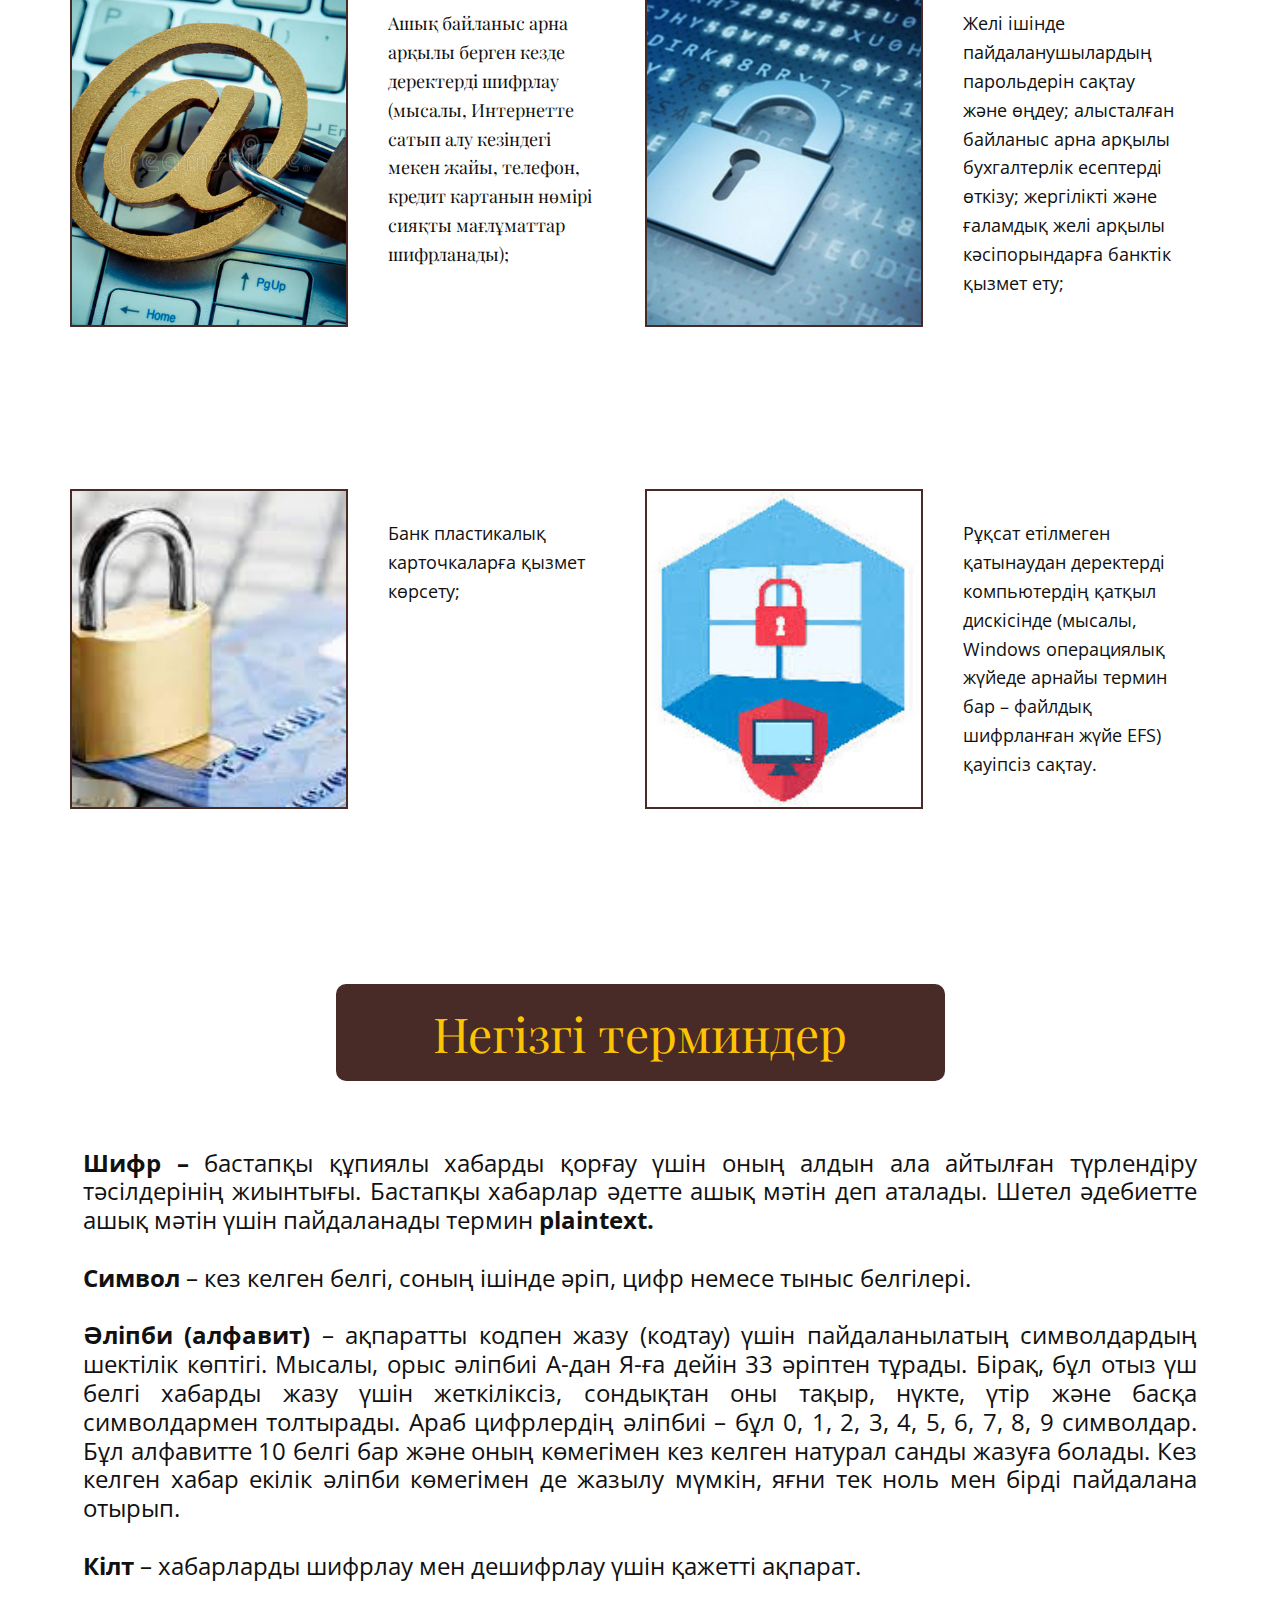
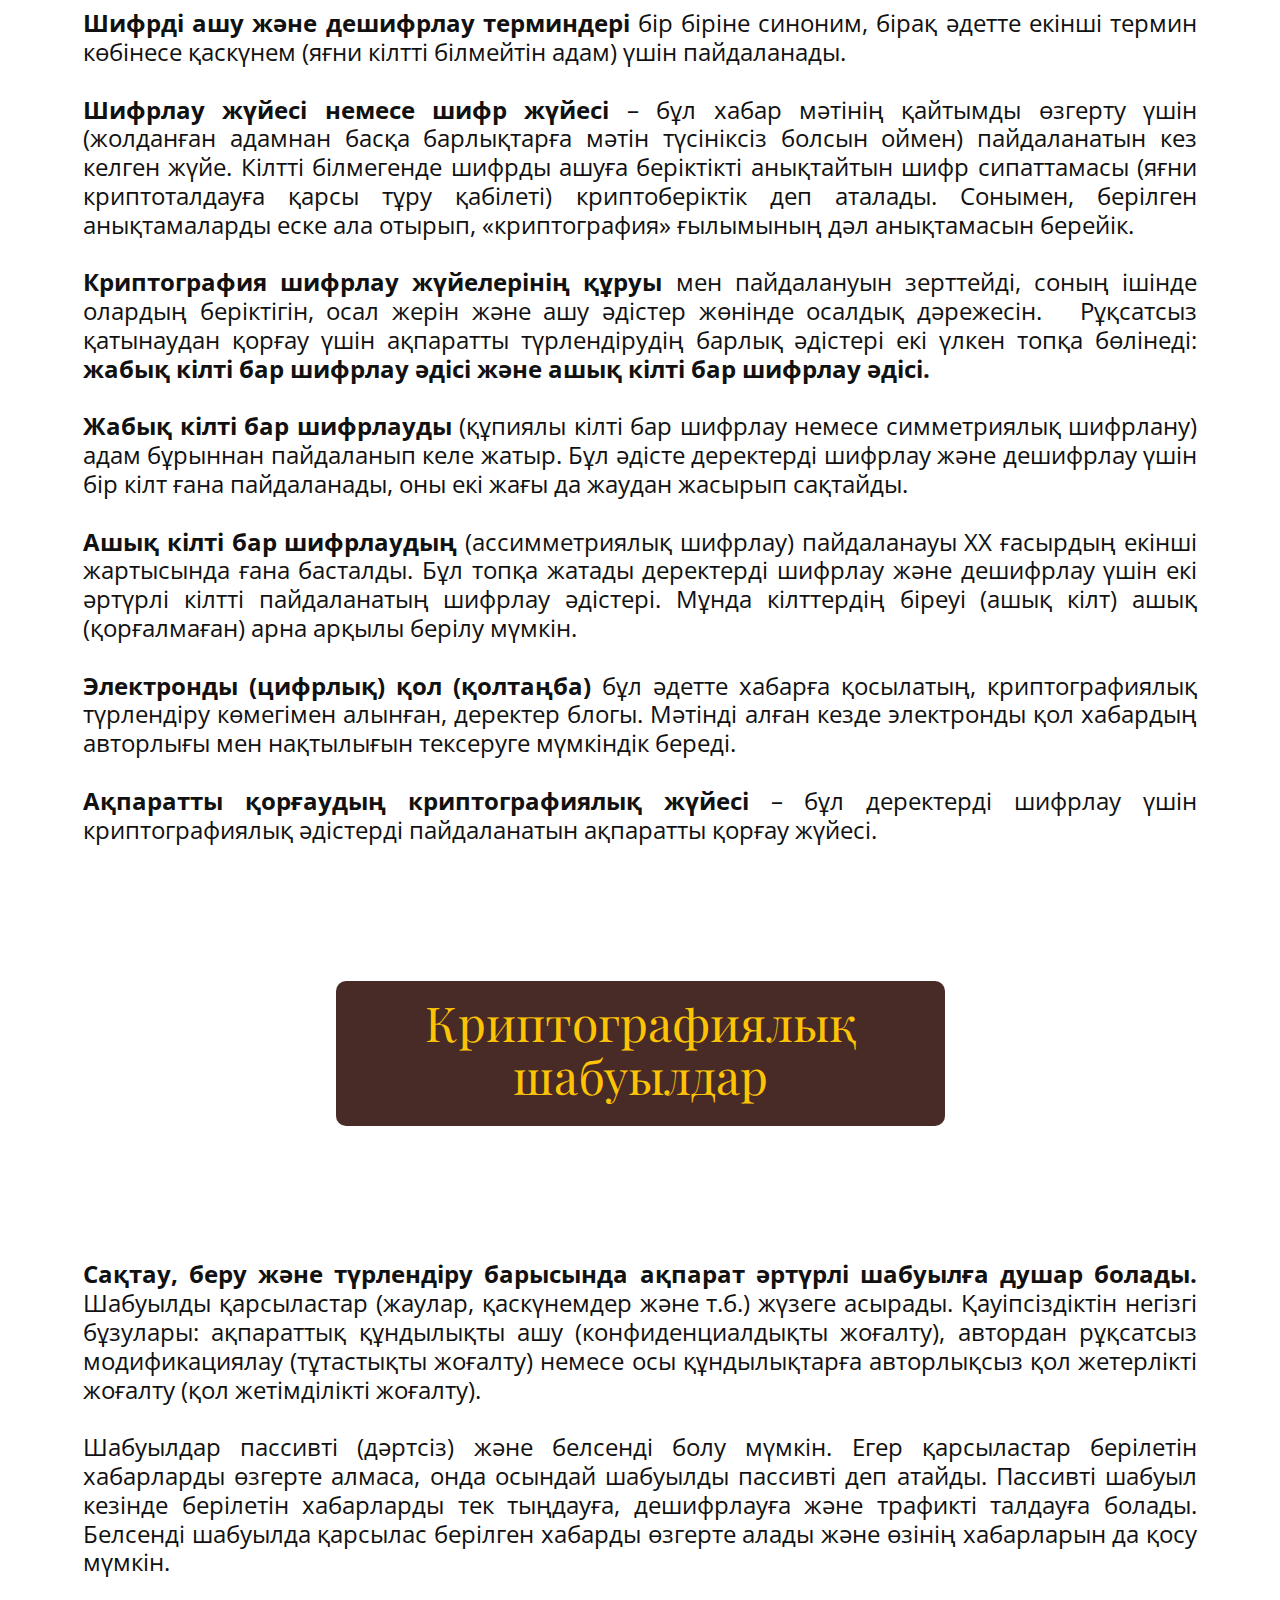
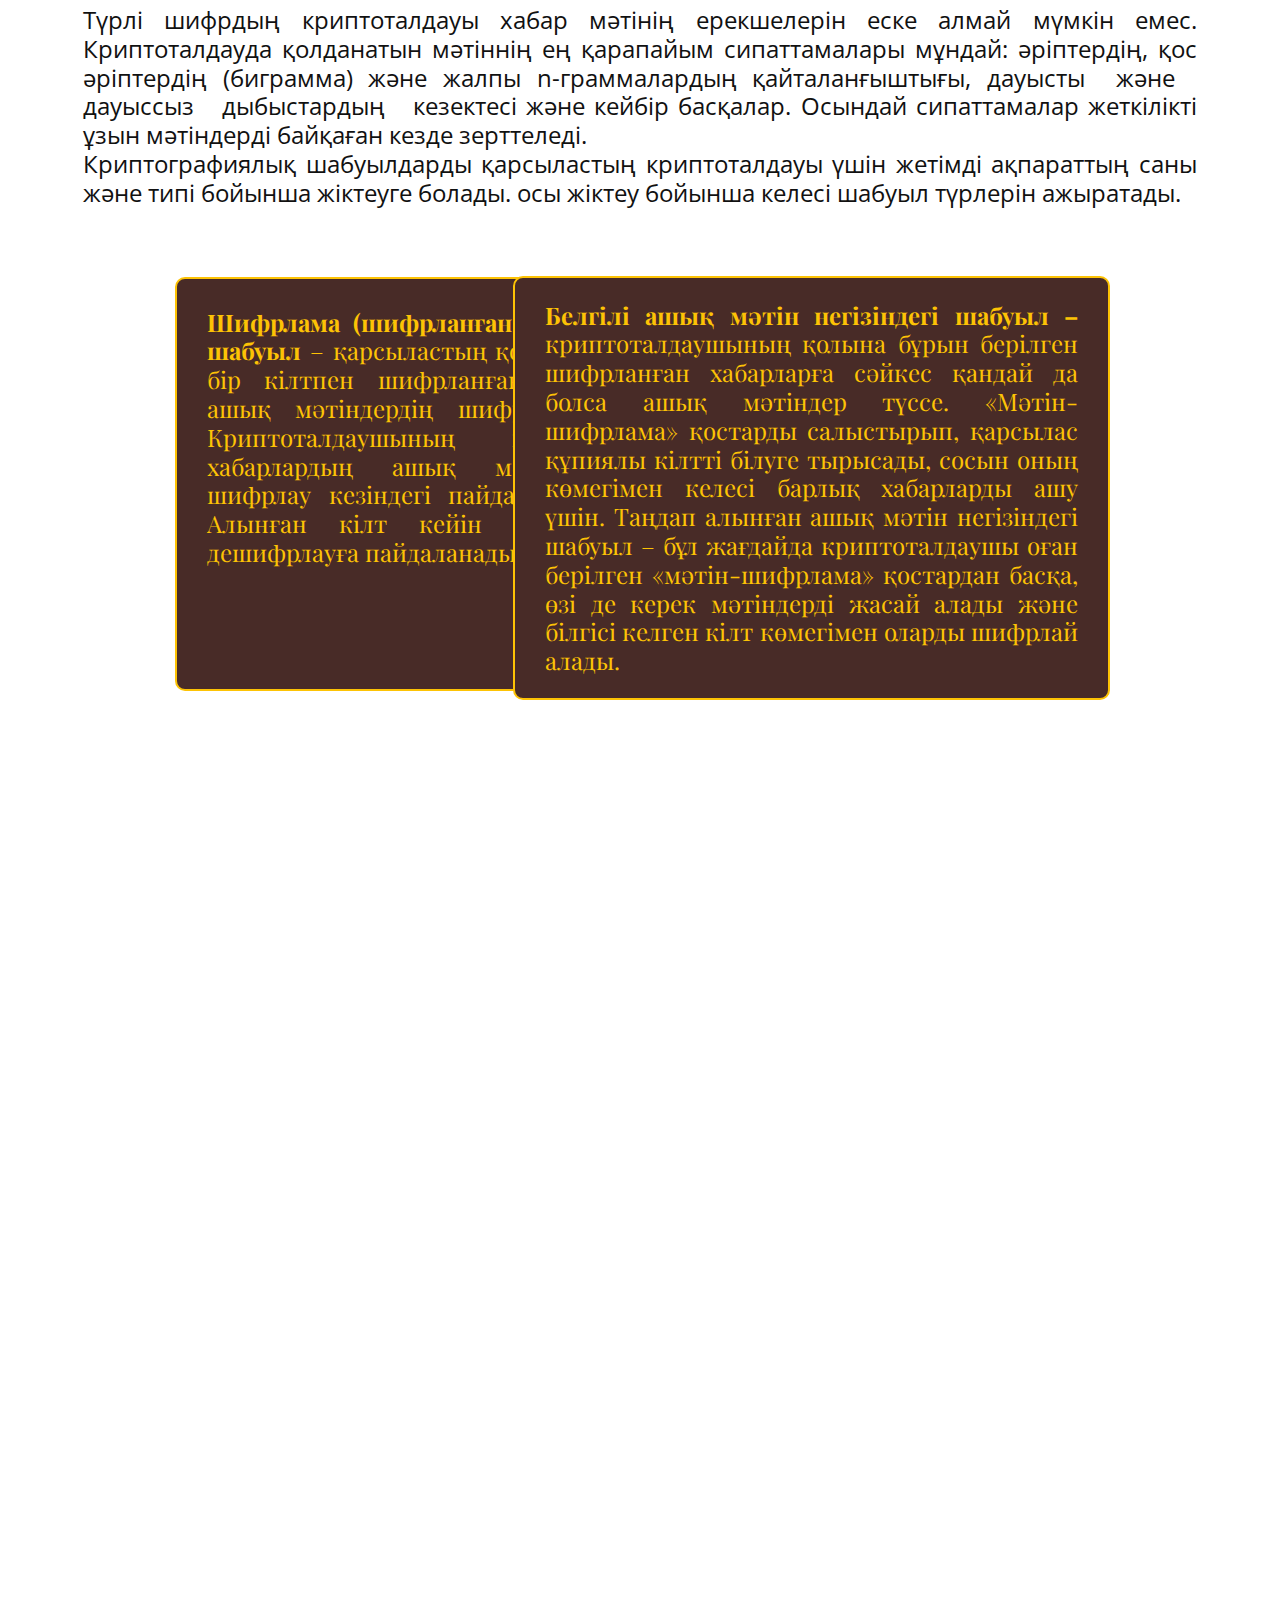
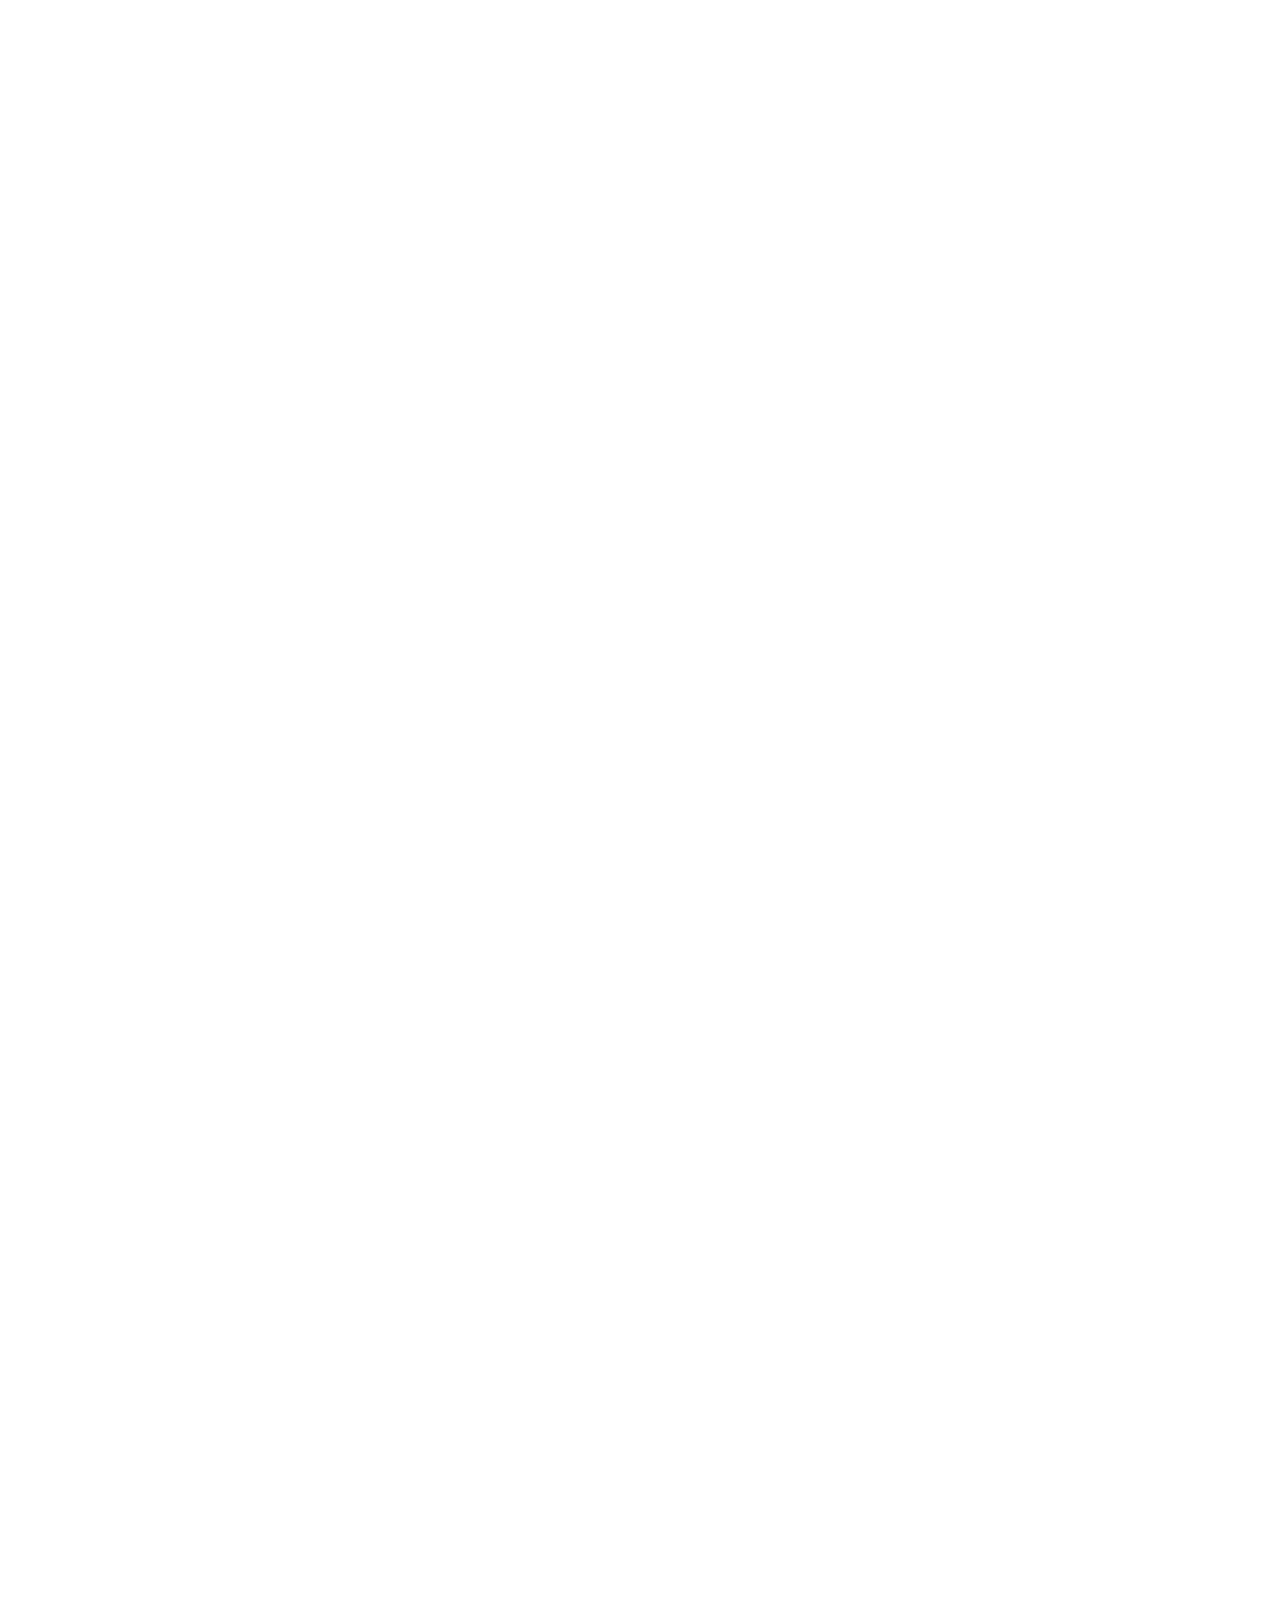
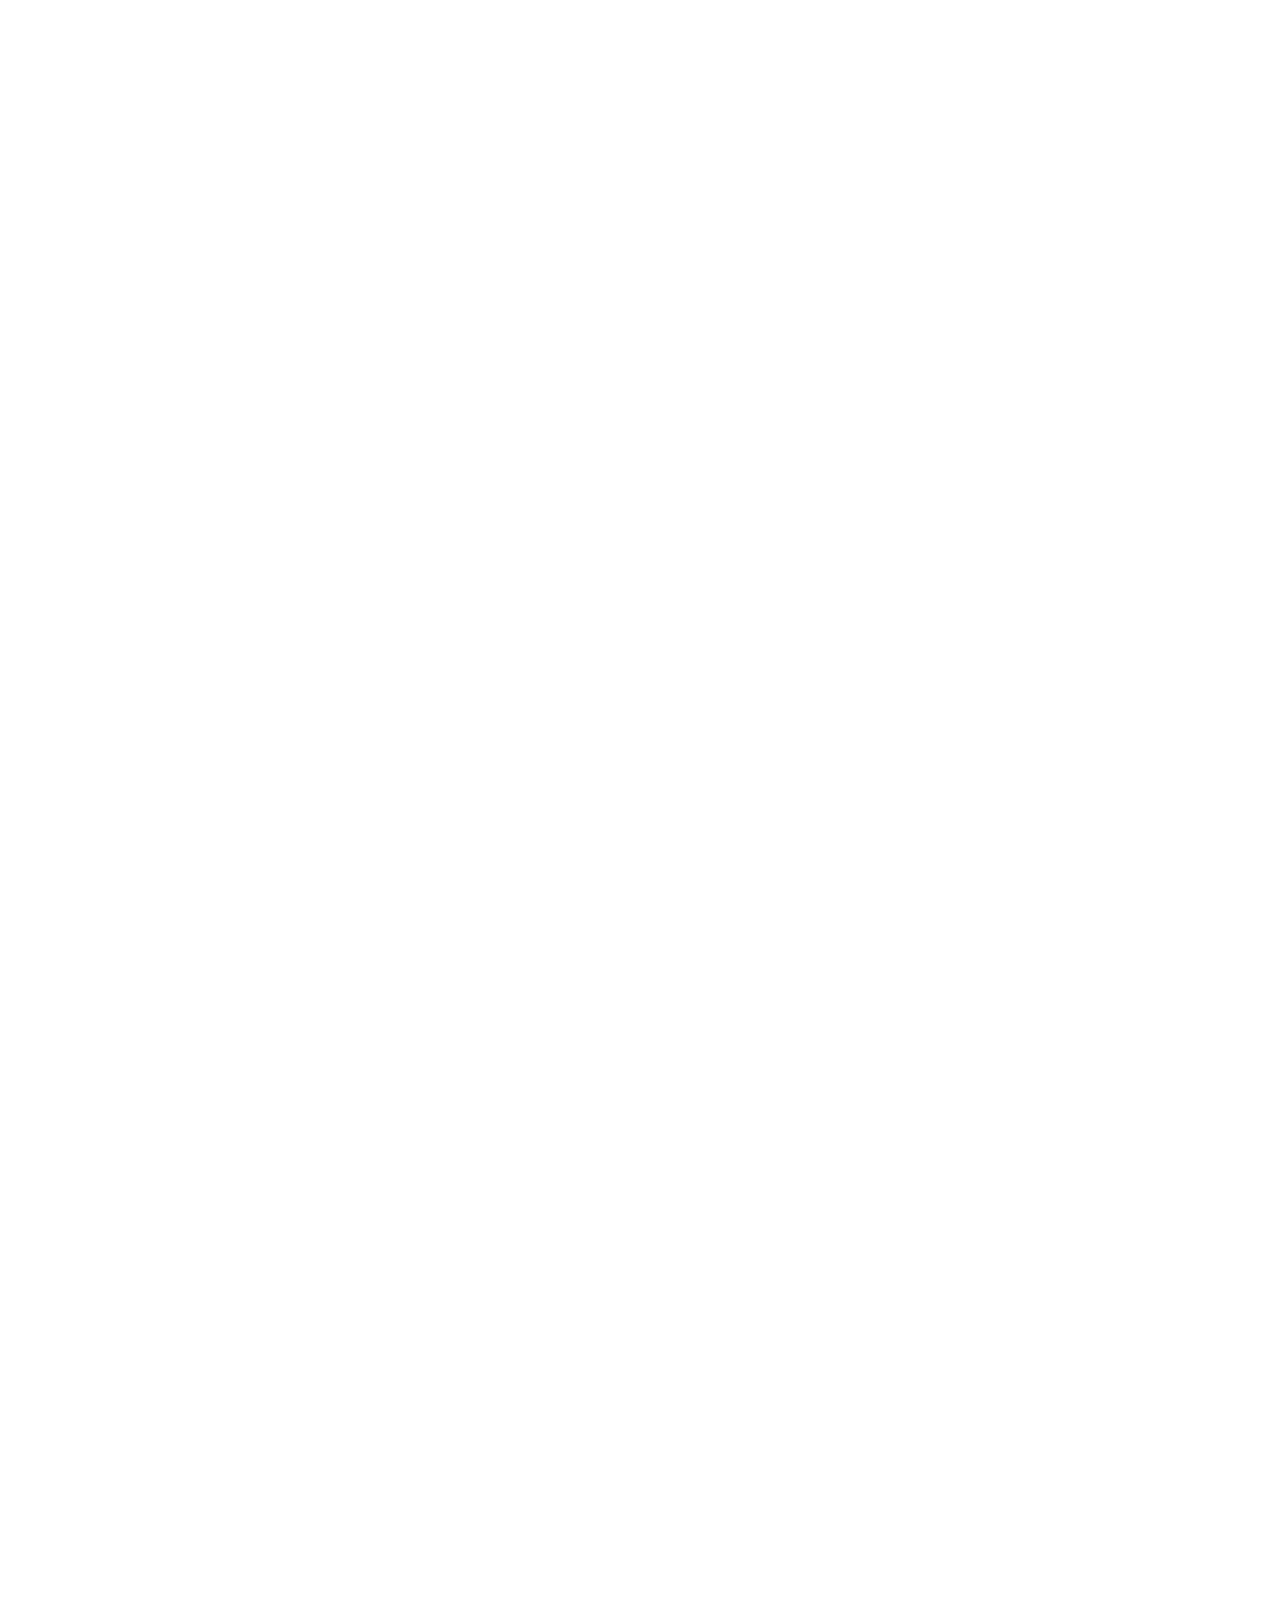
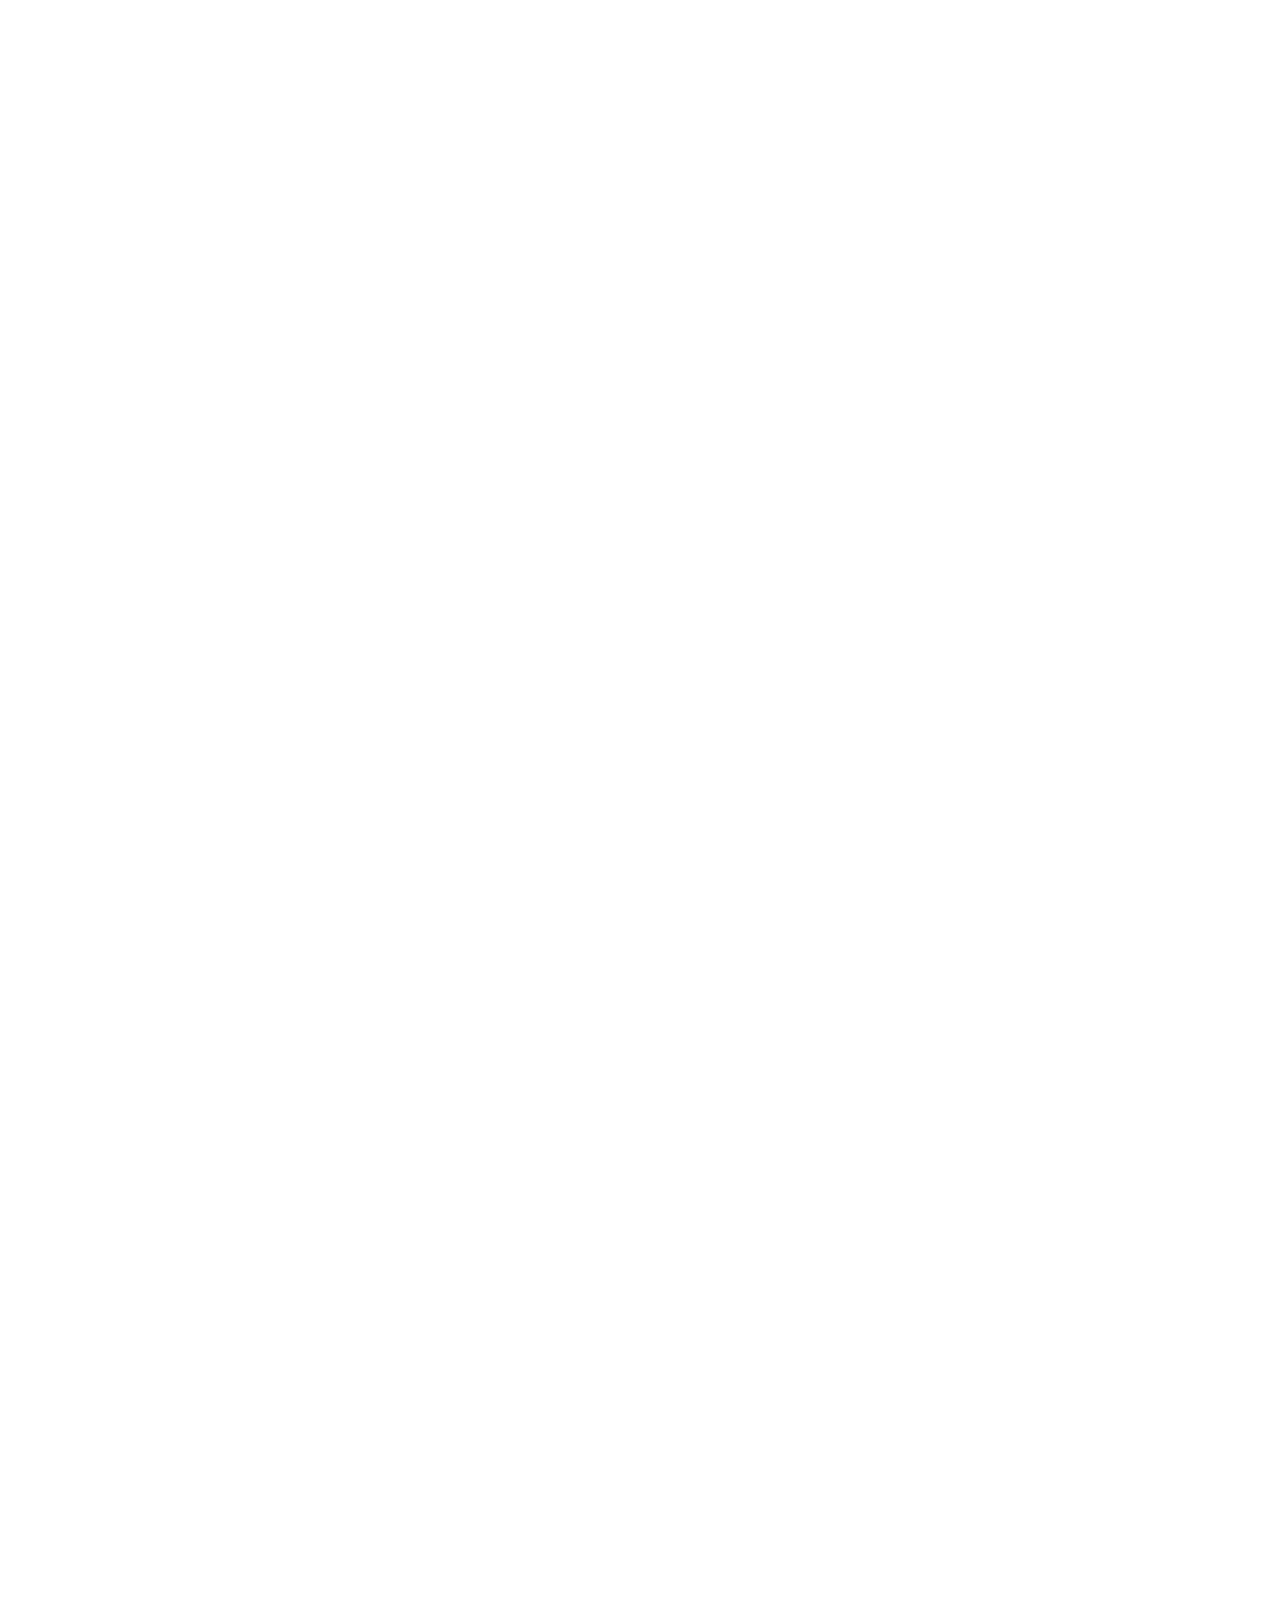
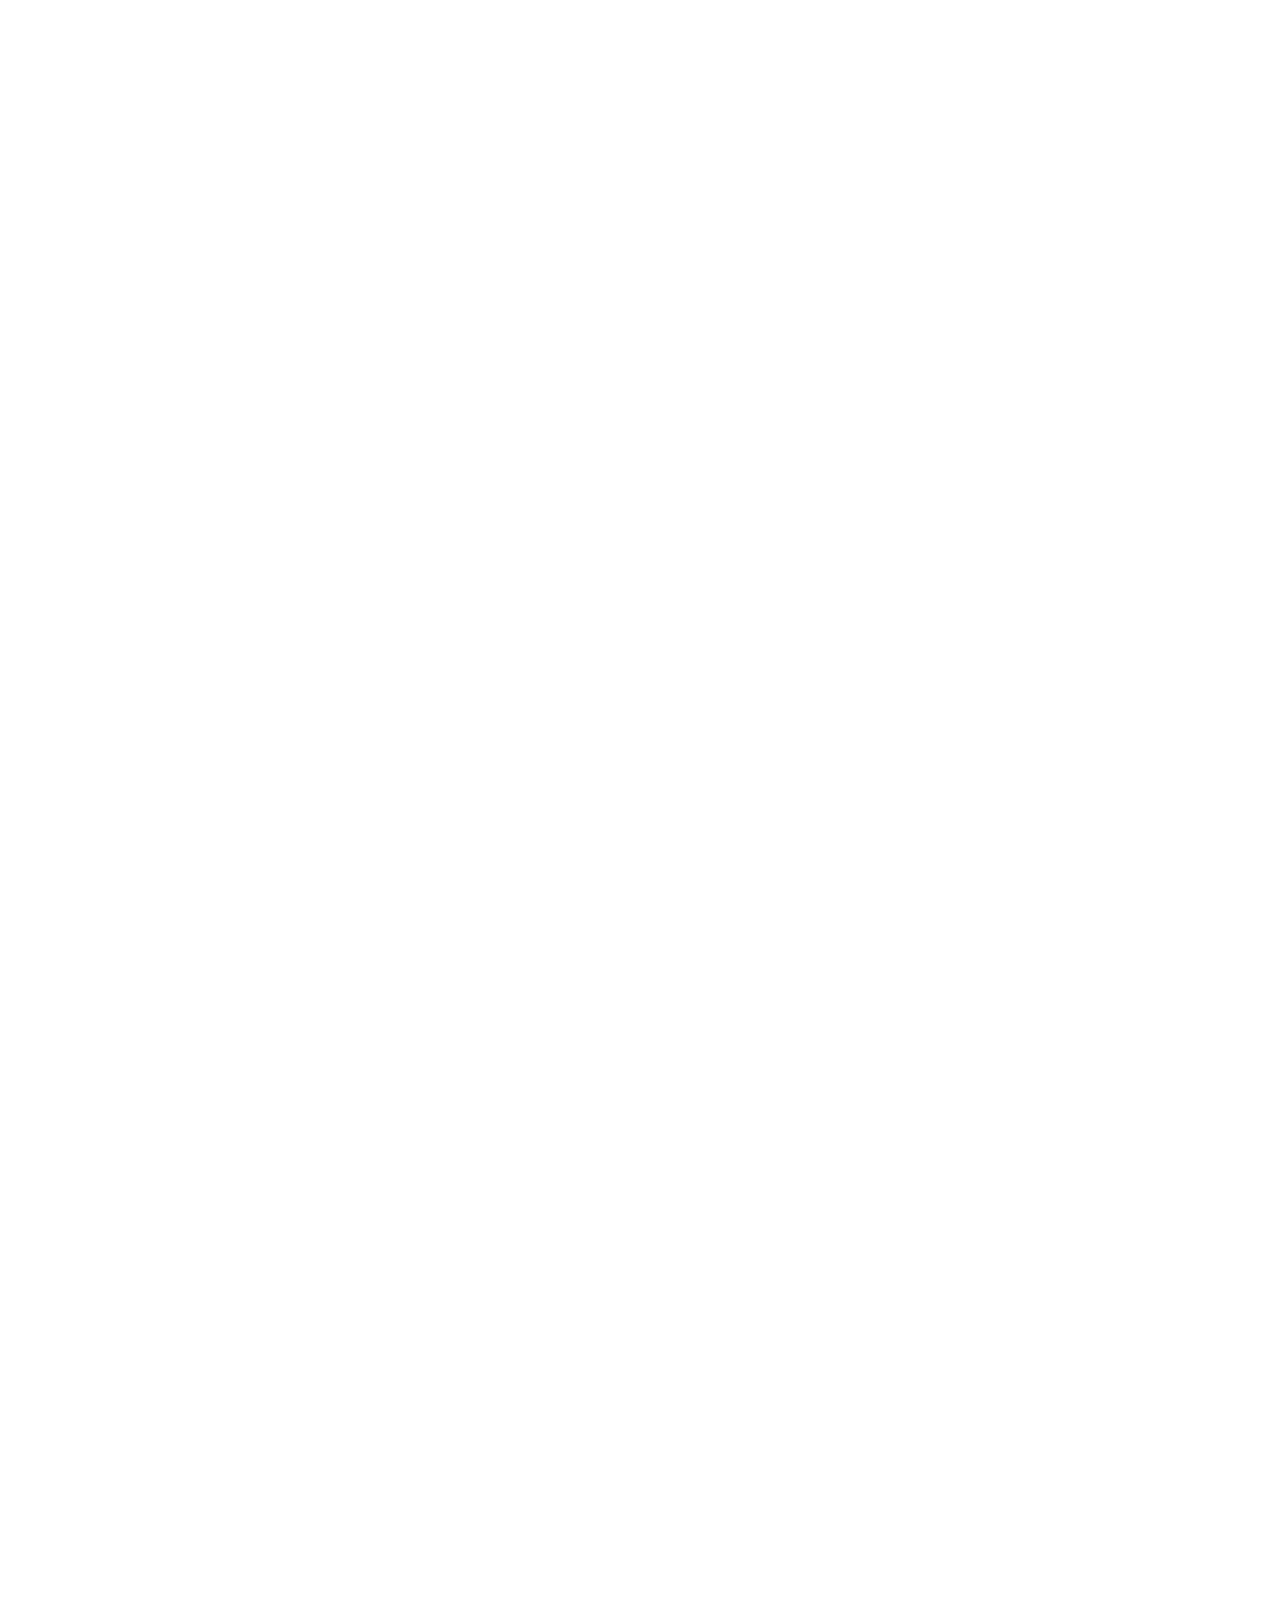
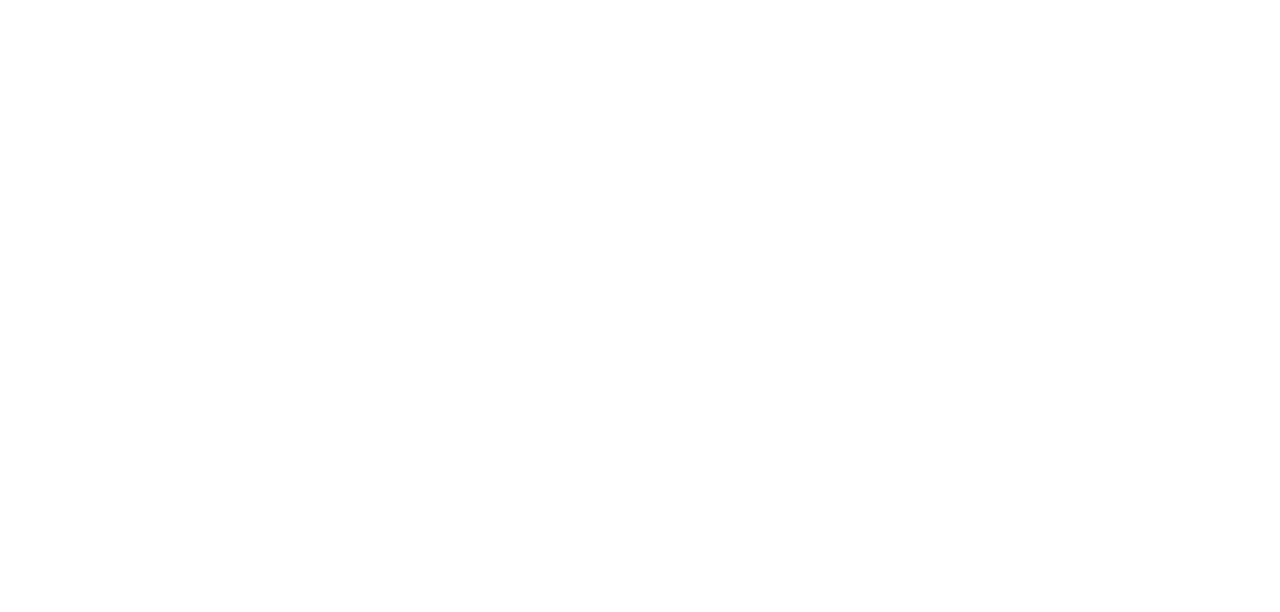
<file: 4тарау/Криптография.html>
<!DOCTYPE html>
<html style="font-size: 16px;" lang="ru"><head>
    <meta name="viewport" content="width=device-width, initial-scale=1.0">
    <meta charset="utf-8">
    <meta name="keywords" content="Криптография, Sample Headline">
    <meta name="description" content="">
    <title>Криптография</title>
    <link rel="stylesheet" href="nicepage.css" media="screen">
<link rel="stylesheet" href="Криптография.css" media="screen">
    <script class="u-script" type="text/javascript" src="jquery.js" defer=""></script>
    <script class="u-script" type="text/javascript" src="nicepage.js" defer=""></script>
    <meta name="generator" content="Nicepage 5.8.2, nicepage.com">
    
    <link id="u-theme-google-font" rel="stylesheet" href="https://fonts.googleapis.com/css?family=Roboto:100,100i,300,300i,400,400i,500,500i,700,700i,900,900i|Open+Sans:300,300i,400,400i,500,500i,600,600i,700,700i,800,800i">
    <link id="u-page-google-font" rel="stylesheet" href="https://fonts.googleapis.com/css?family=Playfair+Display:400,400i,500,500i,600,600i,700,700i,800,800i,900,900i|Roboto:100,100i,300,300i,400,400i,500,500i,700,700i,900,900i">
    
    
    
    
    <script type="application/ld+json">{
		"@context": "http://schema.org",
		"@type": "Organization",
		"name": ""
}</script>
    <meta name="theme-color" content="#478ac9">
    <meta property="og:title" content="Криптография">
    <meta property="og:type" content="website">
  <meta data-intl-tel-input-cdn-path="intlTelInput/"></head>
  <body class="u-body u-xl-mode" data-lang="ru"><header class="u-border-1 u-border-custom-color-2 u-clearfix u-gradient u-header u-sticky u-sticky-e336 u-header" id="sec-7b0b"><div class="u-clearfix u-sheet u-sheet-1">
        <h1 class="u-align-center u-custom-font u-font-playfair-display u-text u-text-body-alt-color u-text-1">IV.Криптографияға кіріспе</h1><span class="u-custom-color-3 u-file-icon u-icon u-icon-circle u-text-custom-color-2 u-icon-1" data-href="javascript:history.back()"><img src="images/553376-3f948711.png" alt=""></span>
      </div></header>
    <section class="skrollable u-clearfix u-container-align-center u-image u-parallax u-section-1" id="sec-65c1" data-image-width="2000" data-image-height="2000">
      <div class="u-clearfix u-sheet u-sheet-1"></div>
    </section>
    <section class="u-align-left u-clearfix u-section-2" id="sec-7f3e">
      
      
      <div class="elementstyle u-expanded-width u-tab-links-align-justify u-tabs u-tabs-1">
        <ul class="u-spacing-30 u-tab-list u-unstyled" role="tablist">
          <li class="u-tab-item" role="presentation">
            <a class="active u-active-custom-color-2 u-button-style u-tab-link u-tab-link-1" id="link-tab-3a42" href="#tab-3a42" role="tab" aria-controls="tab-3a42" aria-selected="true">Сабақ 1</a>
          </li>
          <li class="u-tab-item u-tab-item-2" role="presentation">
            <a class="u-active-custom-color-2 u-button-style u-tab-link u-tab-link-2" id="tab-d7e7" href="#link-tab-d7e7" role="tab" aria-controls="link-tab-d7e7" aria-selected="false">Сабақ 2</a>
          </li>
          <li class="u-tab-item u-tab-item-3" role="presentation">
            <a class="u-active-custom-color-2 u-button-style u-tab-link u-tab-link-3" id="tab-6219" href="#link-tab-6219" role="tab" aria-controls="link-tab-6219" aria-selected="false">Сабақ 3</a>
          </li>
          <li class="u-tab-item" role="presentation">
            <a class="u-active-custom-color-2 u-button-style u-tab-link u-tab-link-4" id="link-tab-cfa1" href="#tab-cfa1" role="tab" aria-controls="tab-cfa1" aria-selected="false">Сабақ 4</a>
          </li>
          <li class="u-tab-item" role="presentation">
            <a class="u-active-custom-color-2 u-button-style u-tab-link u-tab-link-5" id="link-tab-1cfc" href="#tab-1cfc" role="tab" aria-controls="tab-1cfc" aria-selected="false">Сабақ 5</a>
          </li>
          <li class="u-tab-item" role="presentation">
            <a class="u-active-custom-color-2 u-button-style u-tab-link u-tab-link-6" id="link-tab-8687" href="#tab-8687" role="tab" aria-controls="tab-8687" aria-selected="false">Сабақ 6</a>
          </li>
          <li class="u-tab-item" role="presentation">
            <a class="u-active-custom-color-2 u-button-style u-tab-link u-tab-link-7" id="link-tab-f9fc" href="#tab-f9fc" role="tab" aria-controls="tab-f9fc" aria-selected="false">Сабақ 7</a>
          </li>
        </ul>
        <div class="u-tab-content">
          <div class="u-container-style u-tab-active u-tab-pane" id="tab-3a42" role="tabpanel" aria-labelledby="link-tab-3a42">
            <div class="u-container-layout u-container-layout-1">
              <h1 class="u-align-center u-custom-font u-font-playfair-display u-text u-text-default u-text-1" data-animation-name="customAnimationIn" data-animation-duration="1000">
                <span style="font-weight: 700;"> Криптографияның&nbsp;<br>
                </span>
                <span style="font-weight: 700;">негізгі ұғымдары</span>
              </h1>
              <h2 class="u-align-center u-custom-font u-font-playfair-display u-text u-text-custom-color-2 u-text-default u-text-2" data-animation-name="bounceIn" data-animation-direction=""><b>Криптографияның пәні
мен міндеттері</b>
              </h2>
              <div class="u-align-justify u-container-style u-custom-color-2 u-group u-radius-10 u-shape-round u-group-1">
                <div class="u-container-layout u-container-layout-2">
                  <h5 class="u-custom-font u-font-playfair-display u-text u-text-custom-color-3 u-text-default u-text-3" data-animation-name="customAnimationIn" data-animation-duration="1000"><b>Бірінші
тәсіл ақпараттың материалдық тасушысын жаудан физикалық қорғау.</b> Мәліметтерді тасушы ретінде қағаз, компьютерлік тасушы (DVD-диск,
флэш-карта, магнитті диск, қатқыл диск және т.б.) болу мүмкін. Осы тәсілді
жүзеге асыру үшін сенімді байланыс арнасы қажет. Бұрыңғы заманда ол үшін пошта
көгершіндері, арнайы курьерлер, құпиялы жиілікте радиохабарлар пайдаланылатын.
Ақпараттың физикалық қорғау әдістері қәзіргі мәліметтерді өңдеу
автоматтандырылған жүйелерде де пайдалынады. Мысалы, ақпаратты қорғау құрама
жүйелерге қоршау жүйелер мен физикалық оқшаулау кіреді және күзет жүйелері.
                  </h5>
                </div>
              </div>
              <div class="u-container-style u-custom-color-2 u-group u-radius-10 u-shape-round u-group-2">
                <div class="u-container-layout u-container-layout-3">
                  <h5 class="u-custom-font u-font-playfair-display u-text u-text-custom-color-3 u-text-default u-text-4" data-animation-name="customAnimationIn" data-animation-duration="1000"><b>Ақпаратты
қорғаудың бұрыннан белгілі екінші тәсілі – стеганографиялық қорғау. </b>Бұл қорғаудың негізінде қарсыласқа керекті ақпаратты жасыру әрекеті.
Стеганографиялық қорғау әдісте жаудан мәліметтердің физикалық тасушысын
жасырады немесе құпиялы хабарды құпиялы емес, ашық ақпараттын арасында
бүркейді. Осындай тәсілдерге жатады, мысалы, құпиялы ақпараты бар
микрофотоларды құпиясыз жерде «тығу»: пошта конвертінің маркасының астында,
кітаптың тыс астында және т.б.
                  </h5>
                </div>
              </div>
              <div class="u-container-style u-custom-color-2 u-group u-radius-10 u-shape-round u-group-3">
                <div class="u-container-layout u-container-layout-4">
                  <h5 class="u-custom-font u-font-playfair-display u-text u-text-custom-color-3 u-text-default u-text-5"><b>Ақпаратты
қорғаудың үшінші тәсілі – </b>ең берікті және
қәзіргі уақытта кеңінен таралған – криптографиялық. Бұл әдісте жаудан
(қаскүнемнен) ақпараттың мағынасын жасыру үшін оны түрлендіру қажет.
Криптография грек тілінен «құпия жазу» деп аударылады. Қазір криптография
ақпаратты түрлендірудің математикалық әдістерін іздеп зерттейді.
                  </h5>
                </div>
              </div>
              <img class="u-hover-feature u-image u-image-round u-radius-50 u-image-1" src="images/79255ee0-5408-71e1-a685-e6dbbbf5c4cc.jpg" alt="" data-image-width="1280" data-image-height="720">
              <h4 class="u-align-justify u-text u-text-custom-color-2 u-text-6">
                <span style="text-decoration: underline !important;">Криптоталдау </span>криптографиямен қатар дамиды және
жетілдіріледі– бұл ақпараттың криптографиялық қорғауын жеңіп өту туралы ғылым.
Криптоталдаушылар кілттерді білмей ақпараттың шифрын ашу мүмкінідігін
зерттейді. Табысты өткізілген криптоталдау шифрлау кілтті, немесе ашық мәтінді,
немесе екеуінде бірге алуға мүмкіндік береді. Кейде криптографиямен
криптоталдауды бір ғылымға біріктіреді – криптология (kryptos - құпиялы, logos
- ғылым). Оның негізгі міндеттері – рұқсатсыз қатынаудан ақпаратты қорғау үшін
ақпаратты қайтымды түрлендіру сұрақтары, шифрлау жүйелердің сенімділігін
бағалау және шифрдың беріктігін талдау.
              </h4>
              <div class="u-align-center u-container-style u-custom-color-2 u-group u-radius-10 u-shape-round u-group-4">
                <div class="u-container-layout u-container-layout-5">
                  <h2 class="u-custom-font u-font-playfair-display u-text u-text-custom-color-3 u-text-default u-text-7">Қолданылатын салалары</h2>
                </div>
              </div>
              <div class="u-clearfix u-gutter-10 u-layout-wrap u-layout-wrap-1">
                <div class="u-layout">
                  <div class="u-layout-row">
                    <div class="u-container-style u-image u-layout-cell u-left-cell u-size-15 u-image-2" src="" data-image-width="800" data-image-height="533">
                      <div class="u-border-2 u-border-custom-color-2 u-container-layout u-valign-middle u-container-layout-6"></div>
                    </div>
                    <div class="u-align-left u-container-style u-layout-cell u-size-15 u-layout-cell-2">
                      <div class="u-container-layout u-valign-top u-container-layout-7">
                        <p class="u-custom-font u-font-playfair-display u-text u-text-8"> Ашық байланыс арна арқылы берген кезде
деректерді шифрлау (мысалы, Интернетте сатып алу кезіндегі мекен жайы, телефон,
кредит картанын нөмірі сияқты мағлұматтар шифрланады);</p>
                      </div>
                    </div>
                    <div class="u-container-style u-image u-layout-cell u-size-15 u-image-3" src="" data-image-width="1030" data-image-height="456">
                      <div class="u-border-2 u-border-custom-color-2 u-container-layout u-valign-middle u-container-layout-8"></div>
                    </div>
                    <div class="u-align-left u-container-style u-layout-cell u-right-cell u-size-15 u-layout-cell-4">
                      <div class="u-container-layout u-valign-middle u-container-layout-9">
                        <p class="u-text u-text-9"> Желі ішінде пайдаланушылардың парольдерін
сақтау және өңдеу; алысталған байланыс арна арқылы бухгалтерлік есептерді
өткізу; жергілікті және ғаламдық желі арқылы кәсіпорындарға банктік қызмет ету;</p>
                      </div>
                    </div>
                  </div>
                </div>
              </div>
              <div class="u-clearfix u-gutter-10 u-layout-wrap u-layout-wrap-2">
                <div class="u-layout">
                  <div class="u-layout-row">
                    <div class="u-container-style u-image u-layout-cell u-left-cell u-size-15 u-image-4" src="" data-image-width="275" data-image-height="183">
                      <div class="u-border-2 u-border-custom-color-2 u-container-layout u-valign-middle u-container-layout-10"></div>
                    </div>
                    <div class="u-align-left u-container-style u-layout-cell u-size-15 u-layout-cell-6">
                      <div class="u-container-layout u-container-layout-11">
                        <p class="u-text u-text-10"> Банк пластикалық карточкаларға қызмет көрсету;</p>
                      </div>
                    </div>
                    <div class="u-container-style u-image u-layout-cell u-size-15 u-image-5" src="" data-image-width="163" data-image-height="200">
                      <div class="u-border-2 u-border-custom-color-2 u-container-layout u-valign-middle u-container-layout-12"></div>
                    </div>
                    <div class="u-align-left u-container-style u-layout-cell u-right-cell u-size-15 u-layout-cell-8">
                      <div class="u-container-layout u-valign-middle u-container-layout-13">
                        <p class="u-text u-text-11"> Рұқсат етілмеген қатынаудан деректерді
компьютердің қатқыл дискісінде (мысалы, Windows операциялық жүйеде арнайы
термин бар – файлдық шифрланған жүйе EFS) қауіпсіз сақтау.</p>
                      </div>
                    </div>
                  </div>
                </div>
              </div>
              <div class="u-align-center u-container-style u-custom-color-2 u-group u-radius-10 u-shape-round u-group-5">
                <div class="u-container-layout u-valign-top u-container-layout-14">
                  <h2 class="u-custom-font u-font-playfair-display u-text u-text-custom-color-3 u-text-default u-text-12">Негізгі терминдер</h2>
                </div>
              </div>
              <h4 class="u-align-justify u-custom-font u-text u-text-font u-text-13"><b>Шифр –</b> бастапқы құпиялы хабарды қорғау үшін оның алдын ала айтылған
түрлендіру тәсілдерінің жиынтығы.
Бастапқы хабарлар әдетте ашық мәтін деп
аталады. Шетел әдебиетте ашық мәтін үшін пайдаланады термин <b>plaintext.</b>&nbsp; &nbsp;&nbsp;<b>
                  <br>
                  <br>Символ </b>– кез келген белгі, соның ішінде әріп, цифр немесе тыныс белгілері.&nbsp; &nbsp;&nbsp;<br>
                <br><b>Әліпби
(алфавит)</b> – ақпаратты кодпен жазу (кодтау) үшін
пайдаланылатың символдардың шектілік көптігі.
Мысалы, орыс әліпбиі А-дан Я-ға дейін 33
әріптен тұрады. Бірақ, бұл отыз үш белгі хабарды жазу үшін жеткіліксіз,
сондықтан оны тақыр, нүкте, үтір және басқа символдармен толтырады. Араб
цифрлердің әліпбиі – бұл 0, 1, 2, 3, 4, 5, 6, 7, 8, 9 символдар. Бұл алфавитте
10 белгі бар және оның көмегімен кез келген натурал санды жазуға болады. Кез
келген хабар екілік әліпби көмегімен де жазылу мүмкін, яғни тек ноль мен бірді
пайдалана отырып.&nbsp; &nbsp;<br>
                <br><b>Кілт</b> – хабарларды шифрлау мен дешифрлау үшін
қажетті ақпарат.
&nbsp;&nbsp;<br>
                <br><b>Шифрді ашу және дешифрлау терминдері</b> бір біріне синоним, бірақ әдетте екінші термин көбінесе қаскүнем (яғни кілтті
білмейтін адам) үшін пайдаланады.
&nbsp;&nbsp;<br>
                <br><b>Шифрлау жүйесі немесе шифр жүйесі</b> –
бұл хабар мәтінің қайтымды өзгерту үшін (жолданған адамнан басқа барлықтарға
мәтін түсініксіз болсын оймен) пайдаланатын кез келген жүйе.
Кілтті білмегенде шифрды ашуға беріктікті анықтайтын шифр сипаттамасы
(яғни криптоталдауға қарсы тұру қабілеті) криптоберіктік деп аталады.
Сонымен, берілген анықтамаларды еске ала отырып, «криптография»
ғылымының дәл анықтамасын берейік.&nbsp;<br>
                <br><b>Криптография шифрлау жүйелерінің құруы</b> мен пайдалануын зерттейді, соның ішінде олардың беріктігін, осал жерін және ашу
әдістер жөнінде осалдық дәрежесін. <b>&nbsp;</b> Рұқсатсыз қатынаудан қорғау үшін ақпаратты түрлендірудің барлық
әдістері екі үлкен топқа бөлінеді: <b>жабық
кілті бар шифрлау әдісі және ашық кілті бар шифрлау әдісі.</b> &nbsp;&nbsp;<br>
                <br><b>Жабық кілті бар шифрлауды</b> (құпиялы кілті бар шифрлау немесе симметриялық шифрлану) адам бұрыннан
пайдаланып келе жатыр. Бұл әдісте деректерді шифрлау және дешифрлау үшін бір
кілт ғана пайдаланады, оны екі жағы да жаудан жасырып сақтайды. <b>&nbsp;</b>&nbsp;<br>
                <br><b>Ашық кілті бар шифрлаудың</b> (ассимметриялық шифрлау) пайдаланауы ХХ ғасырдың екінші жартысында ғана
басталды. Бұл топқа жатады деректерді шифрлау және дешифрлау үшін екі әртүрлі
кілтті пайдаланатың шифрлау әдістері. Мұнда кілттердің біреуі (ашық кілт) ашық
(қорғалмаған) арна арқылы берілу мүмкін.&nbsp; &nbsp;&nbsp;<br>
                <br><b>Электронды (цифрлық) қол (қолтаңба)</b> бұл әдетте хабарға қосылатың, криптографиялық түрлендіру көмегімен алынған,
деректер блогы.
Мәтінді алған кезде электронды қол хабардың авторлығы мен нақтылығын
тексеруге мүмкіндік береді.&nbsp;<br>
                <br><b>Ақпаратты қорғаудың криптографиялық жүйесі</b> –
бұл деректерді шифрлау үшін криптографиялық әдістерді пайдаланатын ақпаратты
қорғау жүйесі.&nbsp;&nbsp;<br>
              </h4>
              <div class="u-align-center u-container-style u-custom-color-2 u-group u-radius-10 u-shape-round u-group-6">
                <div class="u-container-layout u-container-layout-15">
                  <h2 class="u-custom-font u-font-playfair-display u-text u-text-custom-color-3 u-text-default u-text-14">Криптографиялық шабуылдар</h2>
                </div>
              </div>
              <h4 class="u-align-justify u-custom-font u-text u-text-font u-text-15"><b>Сақтау, беру және түрлендіру барысында ақпарат
әртүрлі шабуылға душар болады. </b>Шабуылды
қарсыластар (жаулар, қаскүнемдер және т.б.) жүзеге асырады. Қауіпсіздіктін
негізгі бұзулары: ақпараттық құндылықты ашу (конфиденциалдықты жоғалту),
автордан рұқсатсыз модификациялау (тұтастықты жоғалту) немесе осы құндылықтарға
авторлықсыз қол жетерлікті жоғалту (қол жетімділікті жоғалту).&nbsp;<br>
                <br>Шабуылдар
пассивті (дәртсіз) және белсенді болу мүмкін. Егер қарсыластар берілетін
хабарларды өзгерте алмаса, онда осындай шабуылды пассивті деп атайды. Пассивті
шабуыл кезінде берілетін хабарларды тек тыңдауға, дешифрлауға және трафикті
талдауға болады. Белсенді шабуылда қарсылас берілген хабарды өзгерте алады және
өзінің хабарларын да қосу мүмкін.&nbsp; &nbsp; &nbsp; &nbsp; &nbsp; &nbsp; &nbsp;&nbsp;<br>
                <br>Түрлі
шифрдың криптоталдауы хабар мәтінің ерекшелерін еске алмай мүмкін емес.
Криптоталдауда қолданатын мәтіннің ең қарапайым сипаттамалары мұндай:
әріптердің, қос әріптердің (биграмма) және жалпы n-граммалардың
қайталанғыштығы, дауысты&nbsp; және&nbsp;&nbsp; дауыссыз&nbsp;&nbsp;
дыбыстардың&nbsp;&nbsp; кезектесi және
кейбір басқалар. Осындай сипаттамалар жеткілікті ұзын мәтіндерді байқаған кезде
зерттеледі.&nbsp; &nbsp; &nbsp; &nbsp; &nbsp; &nbsp; &nbsp;&nbsp;<br>Криптографиялық
шабуылдарды қарсыластың криптоталдауы үшін жетімді ақпараттың саны және типі
бойынша жіктеуге болады. осы жіктеу бойынша келесі шабуыл түрлерін ажыратады.
              </h4>
              <div class="u-align-justify u-border-2 u-border-custom-color-3 u-container-style u-custom-color-2 u-group u-radius-10 u-shape-round u-group-7">
                <div class="u-container-layout u-container-layout-16">
                  <h4 class="u-custom-font u-font-playfair-display u-text u-text-custom-color-3 u-text-default u-text-16"><b>Шифрлама (шифрланған мәтін) негізіндегі шабуыл</b> – қарсыластың қолында талдау үшін бір кілтпен
шифрланған әртүрлі белгісіз ашық мәтіндердің шифрламасы болғанда.
Криптоталдаушының міндеті көбірек хабарлардың ашық мәтіндерін немесе шифрлау
кезіндегі пайдаланған кілтті алу. Алынған кілт кейін басқа хабарларды
дешифрлауға пайдаланады.
                  </h4>
                </div>
              </div>
              <div class="u-align-justify u-border-2 u-border-custom-color-3 u-container-style u-custom-color-2 u-group u-radius-10 u-shape-round u-group-8">
                <div class="u-container-layout u-container-layout-17">
                  <h4 class="u-custom-font u-font-playfair-display u-text u-text-custom-color-3 u-text-default u-text-17"><b>Белгілі
ашық мәтін негізіндегі шабуыл –</b> криптоталдаушының қолына бұрын берілген шифрланған хабарларға сәйкес қандай да
болса ашық мәтіндер түссе. «Мәтін- шифрлама» қостарды салыстырып, қарсылас
құпиялы кілтті білуге тырысады, сосын оның көмегімен келесі барлық хабарларды
ашу үшін.
Таңдап алынған ашық мәтін негізіндегі шабуыл –
бұл жағдайда криптоталдаушы оған берілген «мәтін-шифрлама» қостардан басқа, өзі
де керек мәтіндерді жасай алады және білгісі келген кілт көмегімен оларды
шифрлай алады.
                  </h4>
                </div>
              </div>
            </div>
          </div>
          <div class="u-container-style u-tab-pane" id="link-tab-d7e7" role="tabpanel" aria-labelledby="tab-d7e7">
            <div class="u-container-layout u-container-layout-18">
              <h1 class="u-align-center u-custom-font u-font-playfair-display u-text u-text-18"> Жабық
кілті бар шифрлаудың қарапайым әдістері</h1>
              <h2 class="u-align-justify u-custom-font u-text u-text-custom-color-2 u-text-default-lg u-text-default-md u-text-default-sm u-text-default-xl u-text-font u-text-19"> Симметриялық шифрлаудың жалпы схемасы <span style="text-decoration: underline !important;"></span>
              </h2>
              <h4 class="u-align-justify u-custom-font u-text u-text-font u-text-20">Классикалық, немесе
біркілтті криптография шифрлаудың симметриялық алгоритмдерінің пайдалануына
сүйенеді. Бұл алгоритмдер бір ғана құпиялы элемент (кілт) пайдаланады, ал
шифрды ашу шифрлаудың жай айналуы болып табылады. Сондықтан, әдетте алмасудың
қатысушылары хабарды шифрлау мен дешифрлай алады. Осындай жүйенің схемалық
құрылымы суретте көрсетілген.</h4>
              <img class="u-border-2 u-border-custom-color-2 u-hover-feature u-image u-image-contain u-image-default u-image-6" src="images/image.png" alt="" data-image-width="624" data-image-height="350">
              <h4 class="u-align-justify u-text u-text-21"> Беретін жақта хабардың көзі мен кілттер көзі
бар. Кілттер көзі осы жүйенің барлық мүмкін болатын кілттерінен нақты кілтті <span style="font-weight: 700;">К </span>таңдайды. Бұл кілт <span style="font-weight: 700;">К</span> кейбір тәсіл көмегімен қабылдау жаққа беріледі, кілт басқа
қолға түспеу үшін арнайы курьермен жеткізіледі (сондықтан, симметриялық шифрлау
жабық кілті бар шифрлау да деп аталады). Хабарлар көзі кейбір хабарды <span style="font-weight: 700;">М</span> жасайды, сосын бұл хабар таңдалған кілт көмегімен шифрланады. Шифрлау
нәтижесінде шифрланған хабар <span style="font-weight: 700;">Е</span> (криптограмма деп аталатын) алынады. <b>&nbsp;</b> Сосын криптограмма <span style="font-weight: 700;">Е</span> байланыс арна арқылы
жіберіледі. Байланыс арна ашық және қорғалмаған болғандықтан, мысалы радио арна
немесе компьютерлік желі, онда берілетін хабарды қарсылас қолына ұстап түсіру
мүмкін.&nbsp;&nbsp;<br>Қабылдау жақта <span style="font-weight: 700;">Е</span> криптограмманы кілт көмегімен ашады және бастапқы <span style="font-weight: 700;">М</span> хабарды алады.
Егер <span style="font-weight: 700;">М</span> – хабар, <span style="font-weight: 700;">К</span> - кілт, <span style="font-weight: 700;">Е</span> - шифрланған
хабар, онда жазуға болады: <span style="font-weight: 700;">E = f(M,K)</span>,
яғни шифрланған хабар <span style="font-weight: 700;">Е</span> бастапқы хабар<span style="font-weight: 700;"> М</span> мен
кілттің <span style="font-weight: 700;">К</span> кейбір функциясы болып табылады. Криптографиялық жүйеде пайдаланатын
әдіс немесе шифрлау алгоритмы<span style="font-weight: 700;"> f </span>функцияны анықтайды.
Жабық кілті бар шифрлаудың әртүрлі әдістері
белігілі (сур. 7.2). Тәжірибеде жиі қолданады орын ауыстыру, орнына қою
(ауыстыру) алгоритмдер және құрамды әдістер.
              </h4>
              <img class="u-border-2 u-border-custom-color-2 u-image u-image-contain u-image-default u-image-7" src="images/image1.png" alt="" data-image-width="624" data-image-height="441">
              <div class="u-border-3 u-border-grey-dark-1 u-expanded-width u-line u-line-horizontal u-line-1"></div>
              <div class="u-align-center u-container-style u-custom-color-2 u-group u-radius-10 u-shape-round u-group-9">
                <div class="u-container-layout u-container-layout-19">
                  <h3 class="u-custom-font u-font-playfair-display u-text u-text-custom-color-3 u-text-default u-text-22">Орнына қою әдісі</h3>
                </div>
              </div>
              <h4 class="u-align-justify u-custom-font u-text u-text-font u-text-23">Орнына
қою
(ауыстыру)
шифрлау
әдістері
былай
негізделеді:
әдетте
блоктарға
бөлінген
және
бір
алфавитта
жазылған
бастапқы
мәтіннің
символдары
басқа
әліппенің
бір
не бірнеше
символдары
мен, қабылданған
түрлендіру
ережеге
сәйкес,
ауыстырылады.&nbsp;<br>
                <br>Біралфавитты
орнына
қою орнына
қою
әдістерінің
бағыныңқы
класстарының
маңызды
біреуі
біралфавитты
(немесе
моноалфавитты)
орнына
қоюлар,
мұнда
А хабардың
бастапқы
алфавитінің
әрбір
ai
белгінің
және
шифрланаған
E
мәтіннің
сәйкес
ei
белгінің
арасында
бірмәнді
сәйкестік
орындалады.
Біралфавитты
орнына
қою
кейде
қарапайым
орнына
қою
деп
аталады,
себебі
бұл
ең
қарапайым
шифр.
              </h4>
              <img class="u-image u-image-contain u-image-default u-image-8" src="images/image12.png" alt="" data-image-width="800" data-image-height="424">
              <div class="u-rotation-parent u-rotation-parent-1">
                <div class="u-rotate-90 u-shape u-shape-svg u-text-custom-color-2 u-shape-1">
                  <svg class="u-svg-link" preserveAspectRatio="none" viewBox="0 0 160 140" style=""><use xmlns:xlink="http://www.w3.org/1999/xlink" xlink:href="#svg-edbd"></use></svg>
                  <svg class="u-svg-content" viewBox="0 0 160 140" x="0px" y="0px" id="svg-edbd" style="enable-background:new 0 0 160 140;"><path d="M90,45H0v50h90v45l70-70L90,0V45z"></path></svg>
                </div>
              </div>
              <h3 class="u-align-center u-custom-font u-font-playfair-display u-text u-text-custom-color-3 u-text-24">Шифрлау үлгісі</h3>
              <img class="u-image u-image-contain u-image-default u-image-9" src="images/image13.png" alt="" data-image-width="831" data-image-height="227">
              <div class="u-border-3 u-border-grey-dark-1 u-expanded-width u-line u-line-horizontal u-line-2"></div>
              <div class="u-align-center u-container-style u-custom-color-2 u-group u-radius-10 u-shape-round u-group-10">
                <div class="u-container-layout u-container-layout-20">
                  <h3 class="u-custom-font u-font-playfair-display u-text u-text-custom-color-3 u-text-default u-text-25">Пропорционал шифрлау</h3>
                </div>
              </div>
              <h4 class="u-align-justify u-custom-font u-text u-text-font u-text-26"> Біралфавитты орнына қою әдістеріне <b>пропорционал </b>немесе <b>монофониялық </b>шифрлар жатады, оларда жиілік талдау
көмегімен ашудан қорғау үшін шифрланған белгілердің кездесу жиілігі
теңестіріледі. Жиі кездесетін белгілер үшін мүмкін болатын баламалар пайдаланады.
Аса көп пайдаланбайтың бастапқы белгілер үшін бір не екі балама жеткілікті.
Шифрлау кезінде ашық мәтіннің символы үшін орнына қою кездейсоқ немесе белгілі түрде
(мысалы, рет-ретімен) таңдалады. Символдарды ауыстыру үшін пропорционал шифрды
пайдалану кезінде әдетте сандар таңдап алынады.
              </h4>
              <img class="u-image u-image-contain u-image-default u-image-10" src="images/image15.png" alt="" data-image-width="785" data-image-height="451">
              <h4 class="u-align-center u-custom-font u-text u-text-font u-text-27">Бұл жағдайда хабар келесі
түрде шифрлану мүмкін:&nbsp;<br>
                <span style="font-weight: 700; text-decoration: underline !important;">
                  <br>
                  <span style="font-size: 1.875rem;">БОЛЬШОЙ СЕКРЕТ&nbsp;<br>101757132562103213762751800761754134130759&nbsp;
                  </span>
                </span>
                <br>
                <br>Берілген&nbsp;&nbsp;&nbsp;&nbsp;&nbsp;&nbsp;&nbsp;&nbsp; мысалда&nbsp;&nbsp;&nbsp;&nbsp;&nbsp;&nbsp;&nbsp;&nbsp; қайталанатын&nbsp;&nbsp;&nbsp;&nbsp;&nbsp;&nbsp;&nbsp;&nbsp;&nbsp;&nbsp; әріптер&nbsp;&nbsp;&nbsp;&nbsp;&nbsp;&nbsp;&nbsp;&nbsp;&nbsp;&nbsp; үшін&nbsp;&nbsp;&nbsp; (мысалы,&nbsp;&nbsp;&nbsp;&nbsp;&nbsp;&nbsp;&nbsp; «О») ауыстыру варианттары рет-ретімен
таңдалды.Пропорционал&nbsp;&nbsp;&nbsp;&nbsp;&nbsp;&nbsp;&nbsp; шифрлар
қарапайым біралфавитты&nbsp;&nbsp;&nbsp;&nbsp;&nbsp;&nbsp;&nbsp;&nbsp;&nbsp;&nbsp;  орнына&nbsp;&nbsp;&nbsp;&nbsp;&nbsp;&nbsp;&nbsp;&nbsp;&nbsp;&nbsp; қою&nbsp;&nbsp;&nbsp;&nbsp; шифрларға
қарағанда ашу үшін күрделірек. Бірақ, «ашық мәтін – шифрланған мәтін» бір жұбы
ғана бар болса, ашуы қиын емес. Егер де
тек шифрланған мәтіндер қолда болса, онда кілтті ашу, яғни ауыстыру кестесін
табу, күрделі болса да, бірақ сонда да жүзеге асырылу мүмкін.
              </h4>
              <div class="u-border-3 u-border-grey-dark-1 u-expanded-width u-line u-line-horizontal u-line-3"></div>
              <img class="u-image u-image-contain u-image-default u-preserve-proportions u-image-11" src="images/9bc4762d-3203-0f30-6ff7-ea6a02542a92.png" alt="" data-image-width="2100" data-image-height="2100">
            </div>
          </div>
          <div class="u-container-style u-tab-pane" id="link-tab-6219" role="tabpanel" aria-labelledby="tab-6219">
            <div class="u-container-layout u-container-layout-21">
              <h1 class="u-align-center u-custom-font u-font-playfair-display u-text u-text-default u-text-28"> DES шифрлау&nbsp;<br>алгоритмі
              </h1>
              <h4 class="u-align-justify u-custom-font u-font-playfair-display u-text u-text-29"><b>Негізгі
мәліметтер</b><b>&nbsp;</b><b>Жабық
кілті бар криптографиялық жүйелердің ең танымалы DES – Data Encryption
Standard.</b> Бұл жүйе деректерді шифрлау облыста
мемлекеттік стандарт статусты ең бірінші алған болатын. Оны ойлап жасаған IBM
фирманың мамандары және АҚШ-а іске қосылды 1977 жылы. DES алгоритмы деректерді
сақтағанда және түрлі есептеуіш жүйелер арасында деректерді беру кезінде;
пошталық жүйелерде; электронды сызбалар жүйелерде және коммерциялық ақпаратпен
электронды алмасу кезінде кең пайдаланатын. DES стандарты бағдарламалық та
аппараттық та жүзеге асырылатын.
Соңғы уақытта бұл жүйеде мемлекеттік стандарт
статусы болмасада, ол бұрынғыдай кең қолданылады және жабық кілті бар блокты
шифрларды оқып үйренгенде бұл алгоритмға назар аудару жөн. <b>&nbsp;</b>&nbsp;<br>
                <br>
                <br>DES алгоритмда кілт ұзындығы 56 бит. Дәл
осыған байланысты негізгі проблема - DES әртүрлі шабуылдарға шыдай алама?
Қандай да болса блокты шифрды бұзуға болады, егер барлық мүмкін болатын кілттер
комбинациясын іріктеп алатын болсақ. Кілт ұзындығы 56 бит болғанда мүмкін
болатын түрлі кілттердің саны 256. Егер компьютер бір секундта 1000000 кілтті
(220 жуық) іріктеп алса, онда барлық 256 кілтті ірктеп алу үшін 236 секунд
қажет болады немесе екі мың жылдай.
Бірақ, дербес компьютерден жылдам және қымбат
есептеуіш жүйелерді де пайдалануға болады. Мысалы, егер параллель есептеуді
жүргізу үшін миллион процессорды біріктіретің болсақ, онда кілтті іріктеп алу
үшін 18 сағат ғана қажет. Сондықтан, криптоталдаушының қолында осындай қымбат
техника болса, DES пен шифрланған деректерді жеткілікті уақытта ашып оқуға қиын
емес.
Сонымен, DES жүйесін аса үлкен емес және аса
бағалы емес қосымшаларда деректерді шифрлау үшін пайдалануға болады.
Мемлекеттік маңыздылығы бар немесе үлкен коммерциялық бағасы бар деректерді
шифрлау үшін DES жүйесі қазір пайдаланбайды. 2001 жылы АҚШ-та блокты шифрдың
жаңа стандарты қабылданды, ол AES (Advanced Encryption Standard) деп аталады.
Оның негізінде бельгия мамандары жасаған Rijndael шифры жатыр.
DES-ң негізгі параметрі: блок өлшемі 64 бит,
кілт ұзындығы 56 бит, раунд саны –16. DES бұл екі бұтағы бар классикалық
Фейштель желісі. Алгоритм бірнеше раундта деректердің 64-битты кіру блогын
64-битты шығу блокка түрлендіреді. DES стандарты орын ауыстыруды, алмастыруды
және гаммалауды араластырып пайдаланады. Шифрланатын деректер екілік түрде болу
керек. <b>&nbsp;</b>
                <br>
                <br><b>Шифрлау</b><b>&nbsp;</b> DES-ң жалпы құрылымы суреттерде көрсетілген.
Бастапқы мәліметтердің әрбір 64- битты блоктын шифрлау процесін үш кезеңге
бөлуге болады:&nbsp;<!--[if !supportLists]-->
                <br>
                <br>1.&nbsp;&nbsp;&nbsp;&nbsp;&nbsp; <!--[endif]-->деректер блогын дайындау;&nbsp;<!--[if !supportLists]-->
                <br>
                <br>2.&nbsp;&nbsp;&nbsp;&nbsp;&nbsp; <!--[endif]-->«негізгі циклдың» 16 раунды;&nbsp;<!--[if !supportLists]-->
                <br>
                <br>3.&nbsp;&nbsp;&nbsp;&nbsp;&nbsp; <!--[endif]-->деректер блогының соңғы өңдеуі.
&nbsp;Бірінші
кезеңде бастапқы мәтіннің 64-битты блогының бастапқы орын ауыстыруы орындалады,
сол кезде биттер белгілі түрде қайтала реттеледі.
              </h4>
              <img class="u-border-2 u-border-custom-color-2 u-image u-image-contain u-image-default u-image-12" src="images/image4.png" alt="" data-image-width="623" data-image-height="562">
              <img class="u-border-2 u-border-custom-color-2 u-image u-image-contain u-image-default u-image-13" src="images/image5.png" alt="" data-image-width="589" data-image-height="528">
              <div class="u-align-center u-container-style u-custom-color-2 u-group u-radius-44 u-shape-round u-group-11">
                <div class="u-container-layout u-container-layout-22">
                  <h3 class="u-custom-font u-font-playfair-display u-text u-text-custom-color-3 u-text-default u-text-30">DES алгоритмі қалай жұмыс жасайды</h3>
                </div>
              </div>
              <h4 class="u-align-justify u-custom-font u-text u-text-font u-text-31">
                <span style="font-weight: 700;">DES </span>блок негізіндегі шифрлау алгоритмі болып табылады, яғни кіріс және шығыс деректерінің ұзындығы 64 бит. Басқаша айтқанда, DES максимум 264 түрлендіру әдісін шығарады. Әрбір 64 бит​тік блок екі 32 биттік бөлімге бөлінге​н: сол жақ жарты L және оң жарты R. (Бұл сегменттеу тек белгілі бір операцияларда орындалады.) <br>
                <br>Мысалы, ашық мәтінді M ретінде алыңыз
              </h4>
              <h4 class="u-align-justify u-custom-font u-text u-text-font u-text-32">
                <span style="font-weight: 700;" class="u-text-palette-2-base">M=0123456789ABCDEF&nbsp;</span>
                <br>
                <br>Мұнда M - он алтылық, M екілік жүйеде жазып, біз 64 биттік блок аламыз: <br>
                <br>
                <span class="u-text-palette-2-base">M = 0000 0001 0010 0011 0100 0101 0110 0111 1000 1001 1010 1011 1100 1101 1110 1111</span>
                <br>
                <span style="font-weight: 700;" class="u-text-palette-2-base">L = 0000 0001 0010 0011 0100 0101 0110 0111 <br>R = 1000 1001 1010 1011 1100 1101 1110 1111 
                </span>
                <br>М-ның бірінші цифры 0, соңғы цифры 1. Солдан оңға қарай оқимыз. <br>
                <br>DES осы 64 биттік блокты басқару үшін 56 биттік кілтті пайдаланады. Құпия кілт іс жүзінде 64 бит ретінде сақталады, бірақ әрбір 8 бит пайдаланылмайды (яғни, алғашқы 8, 16, 24, 32, 40, 48, 56 және 64 бит пайдаланылмайды). Дегенмен, біз келесі операцияда кілтті 1-ден 64 битке дейін 64 бит деп белгілейміз. Дегенмен, ішкі бөлім жасалған кезде аталған 8 ескерілмейтінін көруге болады. <br>
                <br>Мысалы, K он алтылық пернесін алайық <br>
                <br>
                <span class="u-text-palette-2-base" style="font-weight: 700;"> K = 133457799BBCDFF1</span>
                <br>Біз оның екілік түрін аламыз (1 - 0001, 3 - 0011. Және т.б. және әрбір сегіз бит топқа жазылады. Осылайша, әр топтың соңғы биті пайдаланылмайды.) <br>
                <br>
                <span style="font-weight: 700;" class="u-text-palette-2-base">K = 00010011 00110100 01010111 01111001 10011011 10111100 11011111 11110001</span>
              </h4>
              <h3 class="u-align-center-xs u-align-justify-lg u-align-justify-md u-align-justify-sm u-align-justify-xl u-custom-font u-font-roboto u-text u-text-custom-color-2 u-text-33"> 1-қадам: Әрбір ұзындығы 48 бит болатын 16 бөлімше жасаңыз</h3>
              <h4 class="u-align-justify u-custom-font u-text u-text-font u-text-34"> Бұл 64-биттік кілт алдымен PC-1 кестесіне сәйкес түрлендіріледі</h4>
              <img class="u-image u-image-default u-preserve-proportions u-image-14" src="images/image16.png" alt="" data-image-width="250" data-image-height="218">
              <h4 class="u-align-justify u-custom-font u-text u-text-font u-text-35"> Кестедегі бірінші элемент 57 болғандықтан, бастапқы кілттің 57-ші биті жаңа K+ кілтінің 1-ші битіне өзгереді. Сол сияқты, бастапқы кілттің 49-шы биті жаңа кілттің 2-ші битіне түрленеді ... бастапқы кілттің 4-ші биті жаңа кілттің соңғы битіне түрлендіріледі. Жаңа кілтке бастапқы кілттің 56 биті ғана енетінін ескеріңіз, ал жоғарыдағы кестеде барлығы 56 жазба бар.</h4>
              <h4 class="u-align-justify u-custom-font u-text u-text-font u-text-36"> Мысалы, бастапқы кілт үшін: <br>
                <span class="u-text-palette-2-base" style="font-weight: 700;">K = 00010011 00110100 01010111 01111001 10011011 10111100 11011111 11110001 </span>
                <br>Біз жаңа 56 биттік кілт аламыз: <br>
                <span style="font-weight: 700;" class="u-text-palette-2-base">K+ = 1111000 0110011 0010101 0101111 0101010 1011001 1001111 0001111</span>
              </h4>
              <h4 class="u-align-justify u-custom-font u-text u-text-font u-text-37"> Содан кейін бұл кілтті сол және оң жақ бөліктерге бөліңіз, <span style="font-weight: 700;">C0 </span>және <span style="font-weight: 700;">D0</span>, әрбір жартысы <span style="font-weight: 700;">28 </span>цифрдан тұрады. <br>
                <br>Мысалы, жаңа кілт үшін біз мынаны аламыз: <br>
                <br>
                <span style="font-weight: 700;" class="u-text-palette-2-base">C0 = 1111000 0110011 0010101 0101111 <br>D0 = 0101010 1011001 1001111 0001111
                </span>&nbsp;<br>
                <br>
                <span style="font-weight: 700;">C0 </span>және <span style="font-weight: 700;">D0 </span>бірдей анықтамасы үшін енді біз <span style="font-weight: 700;">16 </span>блокты жасаймыз <span style="font-weight: 700;">Cn </span>және <span style="font-weight: 700;">Dn</span>, 1&lt;=n&lt;=16, Әрбір <span style="font-weight: 700;">Cn </span>және <span style="font-weight: 700;">Dn </span>жұбы Алдыңғы <span style="font-weight: 700;">Cn-1</span> және <span style="font-weight: 700;">Dn-1</span> жұбының үстінен осында өтіңіз Нақтырақ айтқанда, <span style="font-weight: 700;">n</span> үшін = <span style="font-weight: 700;">1, 2, …, 16</span> Алдыңғы ауысымның нәтижесінде солға жылжытудың кейбір операцияларын орындау үшін келесі кестені пайдаланыңыз. Солға жылжу дегеніміз не? Солға жылжыту біріншіден басқа барлық биттерді солға жылжытуды және біріншісін соңғысына жылжытуды білдіреді.
              </h4>
              <img class="u-image u-image-contain u-image-default u-image-15" src="images/434.png" alt="" data-image-width="1326" data-image-height="436">
              <img class="u-image u-image-contain u-image-default u-image-16" src="images/436.png" alt="" data-image-width="1248" data-image-height="424">
              <h4 class="u-align-justify u-custom-font u-text u-text-font u-text-38"> Бұл, мысалы, C3 және D3, мұнда C2 және D2, атап айтқанда, 2 солға жылжу; C16 және D16 Бұл C15 және D15-тен 1 солға ауысымда алынған. Барлық жағдайларда солға жылжу барлық биттерді бір бит солға жылжыту керек, осылайша разрядтан кейінгі разрядтың орны 2, 3,…, 28, 1 болады. <br>
                <br>Мысалы, бастапқы C0 және D0 ішкі кілттері үшін және біз мынаны аламыз:
              </h4>
              <h4 class="u-align-justify u-custom-font u-text u-text-font u-text-palette-2-base u-text-39"> C0&nbsp;=&nbsp;1111000011001100101010101111<br>D0&nbsp;=&nbsp;0101010101100110011110001111<br>C1&nbsp;=&nbsp;1110000110011001010101011111<br>D1&nbsp;=&nbsp;1010101011001100111100011110<br>C2&nbsp;=&nbsp;1100001100110010101010111111<br>D2&nbsp;=&nbsp;0101010110011001111000111101<br>C3&nbsp;=&nbsp;0000110011001010101011111111<br>D3&nbsp;=&nbsp;0101011001100111100011110101<br>C4&nbsp;=&nbsp;0011001100101010101111111100<br>D4&nbsp;=&nbsp;0101100110011110001111010101<br>C5&nbsp;=&nbsp;1100110010101010111111110000<br>D5&nbsp;=&nbsp;0110011001111000111101010101<br>C6&nbsp;=&nbsp;0011001010101011111111000011<br>D6&nbsp;=&nbsp;1001100111100011110101010101<br>C7&nbsp;=&nbsp;1100101010101111111100001100<br>D7&nbsp;=&nbsp;0110011110001111010101010110<br>C8&nbsp;=&nbsp;0010101010111111110000110011<br>D8&nbsp;=&nbsp;1001111000111101010101011001<br>C9&nbsp;=&nbsp;0101010101111111100001100110<br>D9&nbsp;=&nbsp;0011110001111010101010110011<br>C10&nbsp;=&nbsp;0101010111111110000110011001<br>D10&nbsp;=&nbsp;1111000111101010101011001100<br>C11&nbsp;=&nbsp;0101011111111000011001100101<br>D11&nbsp;=&nbsp;1100011110101010101100110011<br>C12&nbsp;=&nbsp;0101111111100001100110010101<br>D12&nbsp;=&nbsp;0001111010101010110011001111<br>C13&nbsp;=&nbsp;0111111110000110011001010101<br>D13&nbsp;=&nbsp;0111101010101011001100111100<br>C14&nbsp;=&nbsp;1111111000011001100101010101<br>D14&nbsp;=&nbsp;1110101010101100110011110001<br>C15&nbsp;=&nbsp;1111100001100110010101010111<br>D15&nbsp;=&nbsp;1010101010110011001111000111<br>C16&nbsp;=&nbsp;1111000011001100101010101111<br>D16&nbsp;=&nbsp;0101010101100110011110001111
              </h4>
              <h4 class="u-align-justify u-custom-font u-text u-text-font u-text-40"> Енді біз Kn（ 1&lt;=n&lt;=16）A n-ші айналым үшін жаңа кілт аламыз. Атап айтқанда, CnDn еншілес кілттерінің әрбір жұбы үшін PC-2 кестесіне сәйкес түрлендіруді орындаңыз:</h4>
              <img class="u-image u-image-default u-image-17" src="images/image17.png" alt="" data-image-width="309" data-image-height="282">
              <h4 class="u-align-justify u-custom-font u-text u-text-font u-text-41"> Әрбір еншілес r3knnth жұбында 56 бит бар, бірақ PC-2 олардың тек 48-ін ғана пайдаланады. <br>
                <br>Сонымен, n-ші раундтың жаңа кілті Kn#1. 48-ші жаңа кілттің біріктірілген кілттен 32-ші екенін біле отырып, <span style="font-weight: 700;">Cn Dn</span> комбинаторлық кілтімен 14-ші, 17-ден 2-ші, т.б. <br>
                <br>Мысалы, бірінші айналымның біріктірілген кілті үшін бізде: <br>
                <br>
                <span style="font-weight: 700;" class="u-text-palette-2-base">C1D1 = 1110000 1100110 0101010 1011111 1010101 0110011 0011110 0011110 </span>
                <br>PC-2 түрлендіруден кейін біз мыналарды аламыз: <br>
                <br>
                <span style="font-weight: 700;" class="u-text-palette-2-base">K1 = 000110 110000 001011 101111 111111 000111 000001 110010</span>
                <br>Басқа кілттер үшін де:
              </h4>
              <img class="u-image u-image-contain u-image-default u-image-18" src="images/438.png" alt="" data-image-width="759" data-image-height="422">
              <h3 class="u-align-center-xs u-align-justify-lg u-align-justify-md u-align-justify-sm u-align-justify-xl u-custom-font u-font-roboto u-text u-text-custom-color-2 u-text-42"> 2-қадам: Әрбір 64-биттік деректер блогын шифрлау</h3>
              <h4 class="u-align-justify u-custom-font u-text u-text-font u-text-43"> Шифрланбаған М деректері үшін бастапқы түрлендіру IP (Initial permutation) есептейміз. IP әрбір М деректер битін қайта түрлендіру арқылы жасалады.Гнераци​​ялау процесі келесі кестемен анықталады. Кестенің индексі жаңа деректердің индексіне сәйкес келеді. Кестедегі x мәні жаңа деректердің ескі деректердің x-ші битінен келетінін көрсетеді.</h4>
              <img class="u-image u-image-contain u-image-default u-image-19" src="images/image18.png" alt="" data-image-width="326" data-image-height="316">
              <h4 class="u-align-justify u-custom-font u-text u-text-font u-text-44"> Жоғарыдағы кестеге сілтеме жасай отырып, М-ның 58-ші орны IP-нің бірінші орнына, M-ның 50-ші орны IP-нің екінші орнына, ал M-ның 7-ші орны IP-нің соңғы орнына айналады. <br>
                <br>Мысалы, M блогында бастапқы түрлендіруді орындай отырып, біз мынаны аламыз: <br>
                <br>
                <span style="font-weight: 700;" class="u-text-palette-2-base">M = 0000 0001 0010 0011 0100 0101 0110 0111 1000 1001 1010 1011 1100 1101 1110 1111 <br>IP = 1100 1100 0000 0000 1100 1100 1111 1111 1111 0000 1010 1010 1111 0000 1010 1010&nbsp;
                </span>
                <br>
                <br>Мұнда M-ның 58-ші биті 1-ге тең, ол IP-нің бірінші биті болады. M-нің 50-ші биті 1-ге тең, ол IP-нің екінші биті болады. M жетінші биті 0, ол IP соңғы биті болады. <br>
                <br>Келесі қадам - ​​IP мекенжайын 32 биттік сол жақ жартыға түрлендіру L032 биттік оң жақ жарты R0。. <br>
                <br>Мысалы, жоғарыдағы мысал үшін біз мынаны аламыз: <br>
                <br>
                <span class="u-text-palette-2-base">L0 = 1100 1100 0000 0000 1100 1100 1111 1111 <br>R0 = 1111 0000 1010 1010 1111 0000 1010 1010&nbsp;
                </span>
                <br>
                <br>Содан кейін біз 16 итерация жасаймыз.1&lt;=n&lt;=16f функциясын қолданыңыз. f функциясы екі блокты алады: 32-биттік деректер блогы және 48-биттік кілттік блок Kn - 32-биттік блоктың шығысы. + анықтамасы XOR дегенді білдіреді. Сонымен 1-ден 16-ға дейін n циклін жасайық, біз есептейміз <br>
                <br>
                <span style="font-weight: 700;" class="u-text-palette-2-base">Ln = Rn-1 <br>
                  <br>Rn = Ln-1 + f(Rn-1,Kn) 
                </span>
                <br>
                <br>Сонымен, біз n= 16L16R16 болатын соңғы блокты аламыз.Бұл процесс қарапайым, біз алдыңғы итерация нәтижесінің оң жақ 32 битін ағымдағы итерацияның сол жақ 32 биті ретінде аламыз. Ағымдағы итерацияның оң жақ 32 биті үшін XOR мұны алдыңғы итерацияның f функциясының шығысымен белгілеңіз. <br>
                <br>Мысалы, n = 1 үшін бізде: <br>
                <br>
                <span style="font-weight: 700;" class="u-text-palette-2-base">K1 = 000110 110000 001011 101111 111111 000111 000001 110010 <br>L1 = R0 = 1111 0000 1010 1010 1111 0000 1010 1010 <br>R1 = L0 + f(R0,K1)&nbsp;
                </span>
                <br>
                <br>Қалғаны f функциясы қалай жұмыс істейді. f есептеу үшін алдымен әрбір Rn-1-ді 32-биттен 48-битке дейін&nbsp; кеңейтеміз. Бұл Rn-1 кестесінің көмегімен қайталанады.Кейбір биттер жүзеге асырылады. Біз бұл процесс функциясын E деп атаймыз. Бұл функция E(Rn-1) 32 биттік кіріс және 48 биттік шығыс. <br>
                <br>E функциясының шығысы ретінде E-ді анықтаңыз және оны әрқайсысы 6 биттен тұратын 8 топқа жазыңыз. Бұл биттер белгілі бір кіріс биттерін таңдау арқылы жасалады және нақты таңдау реті келесідей жүзеге асырылады:
              </h4>
              <img class="u-image u-image-contain u-image-default u-image-20" src="images/image19.png" alt="" data-image-width="354" data-image-height="226">
              <h4 class="u-align-justify u-custom-font u-text u-text-font u-text-45"> Басқаша айтқанда, <span style="font-weight: 700;">E(Rn-1) Rn-1</span> 32-ші, 1-ші және 2-ші орындардан алғашқы үш бит E(Rn-12 соңындағы бит Rn-1 32-ші және 1-ші орындардан алынған. <br>
                <br>Мысалы, R0 берілген, біз E(R0) есептей аламыз: <br>
                <br>
                <span style="font-weight: 700;" class="u-text-palette-2-base">R0 = 1111 0000 1010 1010 1111 0000 1010 1010 <br>E(R0) = 011110 100001 010101 010101 011110 100001 010101 010101 
                </span>
                <br>(Кірістің әрбір 4 битінің әрбір 6 бит шығысына дейін кеңейтілетінін ескеріңіз.) <br>
                <br>Содан кейін f функциясында E(Rn-1) шығысын Kn , XOR құпия кілтін аламыз: <br>
                <br>Kn + E(Rn-1) <br>
                <br>Мысалы, K1 , E(R0) және бізде: <br>
                <br>
                <span style="font-weight: 700;" class="u-text-palette-2-base">K1 = 000110 110000 001011 101111 111111 000111 000001 110010 <br>E(R0) = 011110 100001 010101 010101 011110 100001 010101 010101 <br>K1+E(R0) = 011000 010001 011110 111010 100001 100110 010100 100111.&nbsp;
                </span>
                <br>
                <br>Бұл кезде біз f функциясының есебін аяқтаған жоқпыз, біз жай ғана Rn-1 Expanded 32 биттен 48 битке дейін кестені қолданамыз және нәтиже мен кілт Kn XOR операциясы орындалды. Бізде қазір 48 биттік нәтижелер немесе 6 биттік деректердің 8 жинағы бар. Енді біз әр топтың 6 битіне оғаш амалдарды орындағымыз келеді: біз оны «S-box» деп аталатын кестенің адресі ретінде қолданамыз. Әрбір 6 бит жиынтығы бізге жеке S-қораптағы мекенжай береді. Бұл мекенжай 4 биттік нөмірді сақтайды. Бұл 4 биттік сан бастапқы 6 битті ауыстырады. Соңғы нәтиже 6-биттік деректердің 8 жиыны 4-биттік (барлығы 32 бит) деректердің 8 жиынына түрлендіріледі. <br>
                <br>Алдыңғы қадамның 48-биттік нәтижесін келесідей жазыңыз: <br>
                <br>Kn + E(Rn-1) = B1B2B3B4B5B6B7B8, <br>
                <br>Әрбір B - 6 биттік пакет, енді біз санаймыз <br>
                <br>S1(B1)S2(B2)S3(B3)S4(B4)S5(B5)S6(B6)S7(B7)S8(B8) <br>
                <br>Олардың ішінде Si(Bi) i-ші блоктың S шығысына жатады. <br>
                <br>Әрбір SS1, S2,…, S8 функциясын есептеу үшін кіріс және шығыс 4-биттік блок ретінде 6-биттік блокты алыңыз. шешу S1 пішіні келесідей көрінеді:
              </h4>
              <img class="u-image u-image-contain u-image-default u-image-21" src="images/image21.png" alt="" data-image-width="399" data-image-height="527">
              <h4 class="u-align-justify u-custom-font u-text u-text-font u-text-46"> Егер S1 осы кестеде анықталған функция болса, В 6 разрядты блок болса, онда S1(B) әдісінің есебі келесідей болады: B бірінші және соңғы цифрларымен біріктірілген екілік сан 0-ден ондық санды анықтайды 3 (немесе 00-ден 11-ге дейінгі екілік сан). Бұл нөмір мен болсын. Орташа 4 таңбалы екілік В саны 0-ден 15-ке дейінгі ондық сан (0000-нан 1111-ге дейінгі екілік). Бұл сан j болсын. i жолындағы және j бағанындағы санды табу үшін кестені қарап шығыңыз, ол 0 мен 15 арасындағы сан және ол бір 4 биттік блокпен ұсынылуы мүмкін. Бұл блок S1 функциясы болып табылады BS1(B) кірісінен шығу, Мысалы, В кірісі үшін = 011011 Бірінші сан 0, ал соңғы цифр 1, ол жолдың нөмірі 01, ол ондық жүйеде 1 болатынын көрсетеді. Ортаңғы 4 цифры 1101, бұл ондық бөлшекте 13 дегенді білдіреді, сондықтан баған нөмірі 13. Кестенің бірінші жолы мен 13-бағанына қарап, біз 5 санын аламыз. Бұл шығысты анықтайды, 5 екілік 0101, сондықтан шығыс 0101. Сонда S1(011011) = 0101.<br>
                <br>Мысал: Бірінші айналымда біз осы 8 S-блоктың нәтижесін аламыз: <br>
                <br>
                <span style="font-weight: 700;" class="u-text-palette-2-base">K1 + E(R0) = 011000 010001 011110 111010 100001 100110 010100 100111. <br>
                  <br>S1(B1)S2(B2)S3(B3)S4(B4)S5(B5)S6(B6)S7(B7)S8(B8) = 0101 1100 1000 0010 1011 0101 1001 0111 
                </span>
                <br>
                <br>f функциясының соңғы қадамы соңғы мәнді алу үшін S блогының шығысында түрлендіруді орындау болып табылады: <br>
                <br>
                <span class="u-text-palette-2-base" style="font-weight: 700;">f = P(S1(B1)S2(B2)…S8(B8)) </span>
                <br>
                <br>P түрлендіруі келесі кесте арқылы анықталады. P 32 биттік деректерді енгізеді және қол қою арқылы 32 биттік шығысты жасайды:<br>
              </h4>
              <img class="u-image u-image-default u-image-22" src="images/image22.png" alt="" data-image-width="424" data-image-height="119">
              <h4 class="u-align-justify u-custom-font u-text u-text-font u-text-47"> Мысалы, 8 S-блокты шығару үшін: <br>
                <br>
                <span style="font-weight: 700;" class="u-text-palette-2-base">S1(B1)S2(B2)S3(B3)S4(B4)S5(B5)S6(B6)S7(B7)S8(B8) = 0101 1100 1000 0010 1011 0101 1001 0111</span>
                <br>
                <br>Біз алып жатырмыз <br>
                <br>
                <span style="font-weight: 700;" class="u-text-palette-2-base">f = 0010 0011 0100 1010 1010 1001 1011 1011 </span>
                <br>
                <br>Ал, <br>
                <br>R1 = L0 + f(R0 , K1 )
              </h4>
              <h4 class="u-align-justify u-custom-font u-text u-text-font u-text-48"> = 1100 1100 0000 0000 1100 1100 1111 1111&nbsp;<br>+ 0010 0011 0100 1010 1010 1001 1011 1011&nbsp;<br>= 1110 1111 0100 1010 0110 0101 0100 0100
              </h4>
              <h4 class="u-align-center-xs u-align-justify-lg u-align-justify-md u-align-justify-sm u-align-justify-xl u-custom-font u-text u-text-font u-text-49"> Содан кейін соңғы түрлендіруді орындаңыз IP-1 Оның анықтамасы келесі кестеде көрсетілген:</h4>
              <img class="u-image u-image-contain u-image-default u-image-23" src="images/image23.png" alt="" data-image-width="580" data-image-height="256">
              <h4 class="u-align-justify u-custom-font u-text u-text-font u-text-50"> Яғни, бұл түрлендірудің бірінші шығыс биті 40-шы кіріс биті, ал екінші бит 8-ші кіріс биті болып табылады, 25-ші кіріс биті соңғы шығыс биті ретінде пайдаланылғанша. <br>
                <br>Мысалы, 16-шы айналымның сол және оң екі блогын алу үшін жоғарыдағы әдісті қолдансақ: <br>
                <br>
                <span style="font-style: italic;" class="u-text-palette-2-base">L16 = 0100 0011 0100 0010 0011 0010 0011 0100 <br>R16 = 0000 1010 0100 1100 1101 1001 1001 0101&nbsp;
                </span>
                <br>
                <br>Біз екі блокты өзгертеміз, содан кейін соңғы түрлендіруді жасаймыз: <br>
                <span style="font-weight: 700;">
                  <br>
                  <span class="u-text-palette-2-base">R16L16 = 00001010 01001100 11011001 10010101 01000011 01000010 00110010 00110100 <br>IP-1 = 10000101 11101000 00010011 01010100 00001111 00001010 10110100 00000101 
                  </span>
                </span>
                <br>Алу үшін он алтылық жүйеде жазылады: <br>
                <span style="font-weight: 700;">
                  <br>
                  <span class="u-text-palette-2-base">85E813540F0AB405&nbsp;</span>
                </span>
                <br>
                <br>Бұл ашық мәтін <span style="font-weight: 700;" class="u-text-palette-2-base">M = 0123456789ABCDEF</span> шифрланған <span class="u-text-palette-2-base" style="font-weight: 700;">C = 85E813540F0AB405.</span>
                <br>
                <br>Шифрды шешу – шифрлаудың кері процесі. Жоғарыда көрсетілген қадамдар орындалады, бірақ 16 итерацияда сол және оң жақ бөлімшелердің орындары ауыстырылады.
              </h4>
            </div>
          </div>
          <div class="u-container-style u-tab-pane" id="tab-cfa1" role="tabpanel" aria-labelledby="link-tab-cfa1">
            <div class="u-container-layout u-container-layout-23">
              <h1 class="u-align-center u-custom-font u-font-playfair-display u-text u-text-default u-text-51"> Криптографиялық&nbsp;<br>хеш-функциялар
              </h1>
              <h4 class="u-align-justify u-custom-font u-text u-text-font u-text-52"> Хэш функциясы бастапқы ақпараттан бірегей цифрлық саусақ ізін жасайтыны белгілі. Нәтижедегі ақпаратты хэштеу хэш сомасы немесе жай хэштер деп аталады. <br>
                <br>Бұл қалай жұмыс істейді? Хэш функциясы тіркелгіңізден мәтін немесе құпия сөз сияқты белгілі бір ақпаратты алады, ол тіпті бөлек файл болуы мүмкін және бұл ақпаратты белгілі бір ұзындықтағы жолға түрлендіреді. Енгізілген өлшем қандай болса да, бұл жол әрқашан бірдей ұзындықта болады. Көптеген әртүрлі хэш алгоритмдері бар. Мысалы, sha-256 хэш алгоритмі арқылы өткен биткоин сөзі келесідей болады.
              </h4>
              <img class="u-border-2 u-border-custom-color-2 u-image u-image-round u-radius-36 u-image-24" src="images/image24.png" alt="" data-image-width="866" data-image-height="461">
              <h4 class="u-align-justify u-custom-font u-text u-text-font u-text-53"> Хэш функциялары кәдімгі шифрлаудан өте ерекшеленеді. AES алгоритмі арқылы кез келген ақпаратты шифрлау, сіз әрқашан құпия кілтті пайдаланып оның шифрын ашуға болады. Хэш функциялары тек бір жолмен жұмыс істейді. Кейбір ақпаратты хэш-функция арқылы, мысалы, сіздің пароліңізді өткізіп, хэш мәнін біле отырып, ақпараттың бастапқы мәнін ала алмайсыз. Бұл хэш функцияларына қойылатын талаптардың бірі. Хэш функциясы бір жақты болуы керек. Кейінірек бұл не үшін қажет екендігінің мысалын талдаймыз.</h4>
              <img class="u-border-2 u-border-custom-color-2 u-image u-image-round u-radius-35 u-image-25" src="images/image25.png" alt="" data-image-width="974" data-image-height="512">
              <h4 class="u-align-justify u-custom-font u-text u-text-font u-text-54"> Хэш-функцияларға қойылатын екінші негізгі талап - алынған хэш өлшемі кіріс ақпаратына қарамастан бекітілуі. Енді сізде бірнеше бастапқы деректер мен хэштері бар кесте бар.</h4>
              <h3 class="u-align-center u-custom-font u-font-playfair-display u-text u-text-palette-2-base u-text-55"> Тіркелген хэш өлшемі</h3>
              <img class="u-border-2 u-border-custom-color-2 u-image u-image-round u-radius-10 u-image-26" src="images/image26.png" alt="" data-image-width="934" data-image-height="417">
              <h4 class="u-align-justify u-custom-font u-text u-text-font u-text-56"> Көріп отырғаныңыздай, бастапқы ақпараттың ұзындығы әртүрлі, бірақ хэштің ұзындығы бірдей. Қалай болғанда да, хэш функциясына қойылатын келесі талап - бұл алынған кэштің бірегейлігі және соқтығыстардың толық дерлік болмауы. Бұл нені білдіреді? Бұл екі түрлі ақпарат жинағы бірдей хэш мәнін шығара алмайтынын білдіреді.</h4>
              <h4 class="u-align-justify u-custom-font u-text u-text-font u-text-57"> Идеал криптографиялық хэш функциясы қандай болады? Идеал криптографиялық хэш функциясы келесі бес қасиеті бар функция болып табылады: <br>
                <br>
                <span class="u-text-palette-2-base">1-Детерминистикалық - бірдей кіріс әрқашан бірдей хэш мәнін шығарады. <br>2-Кез келген хабарламадан хэш функцияларын жоғары жылдамдықпен есептеу. <br>3-Бір бағытты – оның хэшін біле тұра бастапқы хабарламаны алу мүмкін емес, тек қана күш қолдану әрекеттерін қоспағанда. <br>4-Көшкін әсерінің болуы – бастапқы хабарламадағы ең аз өзгеріс хэштің түбегейлі өзгеруіне әкеледі. <br>5-Екі түрлі хабар үшін бірдей хэш мәнін табу мүмкін емес.&nbsp;
                </span>
                <br>
                <br>Сіз хэш функцияларын пайдаланудың қарапайым мысалын қарастырайық <br>
                <br>Мысалы, Вконтакте немесе басқа әлеуметтік желіде тіркеліңіз. Сіздің пайдаланушы атыңыз бен құпия сөзіңіз белгілі бір хэш функциясы арқылы өтеді және хэш мәндері дерекқорға жазылады. Тіркелгеннен кейін жүйеге кіру үшін логин мен парольді пайдаланған кезде, олар қайтадан хэш функциясы арқылы өтеді және хэш мәні дерекқорға жазылған хэш мәнімен салыстырылады.
              </h4>
              <img class="u-border-2 u-border-custom-color-2 u-image u-image-round u-radius-33 u-image-27" src="images/image27.png" alt="" data-image-width="967" data-image-height="480">
              <h4 class="u-align-justify u-custom-font u-text u-text-font u-text-58"> Бастапқыда, тіркелгеннен кейін мәндер сәйкес келсе, жүйе сізге рұқсат береді. Хэш мәні сәйкес келмесе, логин немесе құпия сөз дұрыс емес екендігі туралы хабарландыру шығады. Бұл жерде хэш-функцияның негізгі талабына – бір бағыттылыққа ораламыз. Кейбір әлеуметтік желінің дерекқорын бұзған ықтимал шабуылдаушылар хэш мәндерін алады, бірақ таза логиндер мен парольдерді емес. Дәл хэш функциясы бір жақты болғандықтан, одан пайдаланушының құпия сөзі мен логин сияқты бастапқы деректерді алу мүмкін емес. <br>
                <br>Дегенмен, хэштерді алған шабуылдаушы кейбір пайдаланушылардың құпия сөзін әлі де таба алады. Мұны істеу үшін «кемпірқосақ» кестелеріне шабуылды пайдаланыңыз.
              </h4>
              <h4 class="u-align-justify u-custom-font u-text u-text-font u-text-59"> Шабуылдаушылар қарапайым және жиі қолданылатын құпия сөздер үшін алдын ала есептелген хэштерді пайдаланады және кестедегі хэштерді әлеуметтік желі дерекқорынан алынған хэштермен салыстырады. Бірақ мұнда бір мәселе туындайды: егер кейбір пайдаланушылар бірдей құпия сөзді орнатса, соңғы пароль хэші де бірдей болады. Кез келген адамның бірдей құпия сөзді қолдануы екіталай деп айтуға болады. Дегенмен, мұнда пайдаланушылар әлеуметтік желілерде және басқа қызметтерде қолданатын 2020 жылға арналған ең танымал құпия сөздердің кестелері берілген.</h4>
              <img class="u-border-2 u-border-custom-color-2 u-image u-image-round u-radius-10 u-image-28" src="images/image28.png" alt="" data-image-width="974" data-image-height="489">
              <h4 class="u-align-justify u-custom-font u-text u-text-font u-text-60"> Бірнеше пайдаланушы бір құпия сөзді пайдаланған кезде бірдей хэшке қатысты мәселелерді болдырмау үшін «salt» қолданылады. <br>
                <br>«Salt(Тұз)» дегеніміз не? «Salt» - парольмен бірге хэш функциялары арқылы өтетін деректер жолы. <br>
                <br>Хэштеу кезінде salt-ты пайдалану құпия сөздер бірдей болса да, хэш мәні әртүрлі болатынына кепілдік береді. Алиса мен Боб бірдей qwerty құпия сөзін қолданса дейік. Бұл құпия сөздердің хэштері «salt» қолданылғанына байланысты күрт басқаша болады.
              </h4>
              <img class="u-image u-image-default u-image-29" src="images/image29.png" alt="" data-image-width="919" data-image-height="495">
              <h4 class="u-align-justify u-custom-font u-text u-text-font u-text-61"> Хэш функциялары блокчейнде де қолданылады, биткоин блокчейніндегі әрбір транзакцияда алушы мен жіберуші туралы ақпарат бар. Транзакциялар сомасы туралы, оның жіберілген уақыты және т.б. Бұл ақпараттың барлығы хэштелген және «транзакция идентификаторы» қалыптасады. «Транзакция идентификаторы» - оны анықтау және осы транзакцияның орындалғанын тексеру үшін пайдаланылатын хэш сомасы. Хэштер блокчейндегі блоктарда да қолданылады. Блокчейннің әрбір блогы, биткоин өзінің хэшін және байланысты тізбекті құрайтын алдыңғы блоктың хэшін қамтиды.</h4>
              <h4 class="u-align-justify u-custom-font u-text u-text-font u-text-62"> Осы материалды оқығаннан кейін сіз хэш функциясының не екенін, хэштеу алгоритмінің қалай жұмыс істейтінін және оны қалай пайдалануға болатынын білесіз деп үміттенеміз.</h4>
            </div>
          </div>
          <div class="u-container-style u-tab-pane" id="tab-1cfc" role="tabpanel" aria-labelledby="link-tab-1cfc">
            <div class="u-container-layout u-container-layout-24">
              <div class="u-border-3 u-border-grey-dark-1 u-expanded-width u-line u-line-horizontal u-line-4"></div>
              <h1 class="u-align-center u-custom-font u-font-playfair-display u-text u-text-default u-text-63"> Ағынды шифрлар.Кешігуі бар Фабоначчи әдісі</h1>
              <div class="u-border-3 u-border-grey-dark-1 u-expanded-width u-line u-line-horizontal u-line-5"></div>
              <h4 class="u-align-justify u-custom-font u-text u-text-font u-text-64"><b>Ағынды шифрлар</b><b>&nbsp;</b>&nbsp;<br>
                <br>Блокты алгоритм белгілі бір ұзындығы бар блоктарды
шифрлауға арналған.
Бірақ,деректердіблоктарменемес,мысалы,символдарбойыншашифрлаудыңқажетіболумүмкін.&nbsp;<br>
                <br><b>Ағынды шифр (stream cipher) </b>кіру
хабардың биттерін (немесе байттарын) бір-бірдентүрлендіріпбіроперацияныорындайды.Ағындышифрлау
алгоритмыхабардыбүтін сандар блоктарға бөлуді қажет етпейді, сондықтан ол нақты
уақытта істей алады.Сонымен,егерсимволдарағыныберілсе,
әрбірсимволшифрланыпбірденберіледі.
Типтіағындышифрдыңжұмысы 10.1суреттекөрсетілген.
              </h4>
              <img class="u-image u-image-contain u-image-default u-image-30" src="images/image8.png" alt="" data-image-width="560" data-image-height="184">
              <h4 class="u-align-justify u-custom-font u-font-playfair-display u-text u-text-default u-text-65"></h4>
              <h4 class="u-align-justify u-custom-font u-text u-text-font u-text-66"> Кілттер генераторы биттер ағының <i>k</i>i шығарады, олар гамма ретінде пайдаланатын болады.
Хабар көзі ашық мәтіннің <i>х</i>i
биттерін генерациялайды, олар гаммамен модулі 2 бойынша қосылады,
нәтижесінде шифрланған хабардың&nbsp;<i>у</i>i
биттері алынады:&nbsp;<!--[if !vml]--><!--[endif]-->
                <br>
                <br><i>
                  <span class="u-text-palette-2-base">y</span></i>
                <span class="u-text-palette-2-base">i=<i>x</i>i *&nbsp;<i>k</i>i,&nbsp;&nbsp;&nbsp;&nbsp; <i>i </i>=1,
2,…,<i>n</i>&nbsp; &nbsp;
                </span>
                <br>
                <br>Шифр мәтіннен <i>y</i>1, <i>y</i>2,..., <i>y</i>n хабарды <i>x</i>1, <i>x</i>2,..., <i>x</i>n
қалпына келтіру үшін тура шифрлау кезіндегідей кілттіктізбекті&nbsp;<i>k</i>1 генерациялау қажет&nbsp;<i>y</i>k,..., <i>k</i>n, және ашып оқу үшін <!--[if !vml]--><!--[endif]--><i>
                  <span class="u-text-palette-2-base">x</span></i>
                <span class="u-text-palette-2-base">i=<i>y</i>i<i>k</i>i,&nbsp;&nbsp;&nbsp;&nbsp; <i>i </i>=1,
2,…,<i>n</i>
                </span> &nbsp;
формуланы пайдалану керек.&nbsp; &nbsp;<br>
                <br>Әдетте бастапқы хабар мен кілттік
тізбегі тәуелсіз бит ағыны болып табылады.Сонымен, барлық ағынды шифрлар үшін
шифрлайтын (және дешифрлайтын) түрлендіруі бірдей болғандықтан,
олар тек кілттер генераторын жасау тәсілдері мен ажыратылады.Осыдан, жүйенің
қауіпсіздігі кілттер ағын генератордың қасиетіне толық тәуелді болады.Егер
кілттер ағын генераторы тек нөлден (немесе бірден) тұратын тізбекті жасап
шығарса,онда шифрланған хабар тура бастапқы биттер ағыны сияқты болады. Егер
гамма ретінде бір символ(мысалы,сегізбитты)пайдаланса,онда шифрланған хабар&nbsp; бастапқыға
ұқсамасада,жүйенің қауіпсіздігі нашар болады.Бұл жағдайда мәтін ұзындығы бойынша
кілт кодын көп рет қайталағанда, оны статистикалық әдістер арқылы ашуға болады.
Мұны қарапайым мысал көмегімен түсіндірейік-цифрлық мәтін кілттін қысқа цифрлық кодымен гаммалау әдісарқылы
жабылған.
              </h4>
            </div>
          </div>
          <div class="u-container-style u-tab-pane" id="tab-8687" role="tabpanel" aria-labelledby="link-tab-8687">
            <div class="u-container-layout u-container-layout-25">
              <h1 class="u-align-center u-custom-font u-font-playfair-display u-text u-text-default u-text-67">Ассиметриялық криптографиялық алгоритм,RSA алгоритмі</h1>
              <div class="u-border-3 u-border-grey-dark-1 u-expanded-width u-line u-line-horizontal u-line-6"></div>
              <h4 class="u-align-left u-text u-text-68"> Асимметриялық криптографиялық шифрлау, сондай-ақ ашық кілтті шифрлау ретінде белгілі, жалпы және жабық кілттер жұбын пайдалануға негізделген деректерді шифрлау әдісі. <br>
                <br>Асимметриялық криптографияда жүйенің әрбір қатысушысы кілттер жұбын жасайды: ашық кілт және жабық кілт. Ашық кілт ашық түрде таратылады, ал жабық кілт құпия сақталады. <br>
                <br>Ашық кілт деректерді шифрлау үшін қолданылады. Ашық кілтке рұқсаты бар кез келген адам оны хабарламаны шифрлау үшін пайдалана алады. Содан кейін шифрланған хабарлама алушыға жіберіледі. <br>
                <br>Жеке кілт сәйкес ашық кілт арқылы шифрланған деректердің шифрын ашу үшін қолданылады. Жеке кілттің иесі ғана ашық кілтпен қорғалған деректердің шифрын шеше алады. <br>
                <br>Асимметриялық шифрлаудың артықшылығы - жіберуші мен алушы арасында құпия кілтпен алдын ала алмасу қажет емес. Бұл Интернет сияқты ашық желі арқылы деректерді беру қауіпсіздігін қамтамасыз етеді. <br>
                <br>Асимметриялық криптографиялық шифрлау цифрлық қол қою, аутентификация және қауіпсіз байланыс үшін де қолданылады.
              </h4>
              <h4 class="u-align-justify u-text u-text-69"> Ашық кілті бар шифрлау алгоритмы <b>RSA </b>ХХ ғасырдың 70-ші жылдары ұсынылған болатын.Оның аты авторлар фамилиясының бірінші әріптерінен жиңалған:Р.Ривест(R.Rivest), А.Шамир(A.Shamir)және Л.Адлеман(L.Adleman).RSA алгоритмы криптографиялық жүйелерде ең кең тараған және жиі қолданылытың ассиметриялық алгоритмы болып
табылады.&nbsp;<br>Алгоритмның негізінде мына факт жатыр:
үлкен санды жай көбейткіштерге жіктеуөте күрделі есеп. RSA криптографиялық жүйе
сандар теориясындағы келесі екі фактіге негізделеді:<br>&nbsp;&nbsp;<!--[if !supportLists]-->1.&nbsp;&nbsp;&nbsp; <!--[endif]-->сан жайма деп тексеру есебі аса қиын емес;&nbsp;<!--[if !supportLists]-->
                <br>
                <br>2.&nbsp;&nbsp;&nbsp; <!--[endif]--><i>n </i>= <i>pq </i>( <i>р </i>мен <i>q </i>— жай сандар) түрлі сандарды көбейткіштерге жіктеу есебі өте қиын,
егер біз тек&nbsp;<i>n-</i>ды ғана білетін болсак,
ал <i>р </i>мен <i>q </i>— ұлкен сандар болса(мұны факторизациялау есебі деп атайды).
RSA алгоритмы шифрлаудың блокты алгоритмы,мұнда шифрланған және шифрланбаған
деректер 0 мен <i>n </i>- 1 аралығында
кейбір <i>n </i>үшін бүтін сандар түрде
берілукерек.&nbsp; &nbsp;<br>
                <br><b>Шифрлау</b>&nbsp;<br>Сөйтіп алгоритмды қарастырайық. Абонент <i>А </i>шифрланған хабарды абонент <i>Б</i>-ғабергісі келеді. Бұл жағдайда абонент <i>Б&nbsp;</i>екі кілт дайындау керек (ашық кілт;
жабық кілт)және өзінің ашық кілтің пайдаланушы&nbsp;<i>А-</i>ға жібереді.&nbsp;<br><b>Бірінші кезең ашық пен жабық кілтті жасау</b>(генерациялау).Ол үшін алдымен екі үлкен жай сан
таңдапалынады<i>Р&nbsp;</i>және&nbsp;<i>Q</i>.Сосын көбейтіндісі есептеледі&nbsp;: <i>N</i>=<i>PQ</i>.
Осыдан кейін көмекші сан анықталады <i>f</i>: <i>f</i>=(<i>Р</i>-l)(<i>Q</i>-1).
керек.
              </h4>
            </div>
          </div>
          <div class="u-container-style u-tab-pane" id="tab-f9fc" role="tabpanel" aria-labelledby="link-tab-f9fc">
            <div class="u-container-layout u-container-layout-26">
              <div class="u-border-3 u-border-grey-dark-1 u-expanded-width u-line u-line-horizontal u-line-7"></div>
              <h1 class="u-custom-font u-font-playfair-display u-text u-text-default u-text-70">Электронды цифрлық қол қою</h1>
              <div class="u-border-3 u-border-grey-dark-1 u-expanded-width u-line u-line-horizontal u-line-8"></div>
            </div>
          </div>
        </div>
      </div>
    </section>
    <section class="u-clearfix u-section-3" id="sec-19a2">
      <div class="u-clearfix u-sheet u-sheet-1"></div>
    </section>
    
    
   
  
</body></html>
</file>
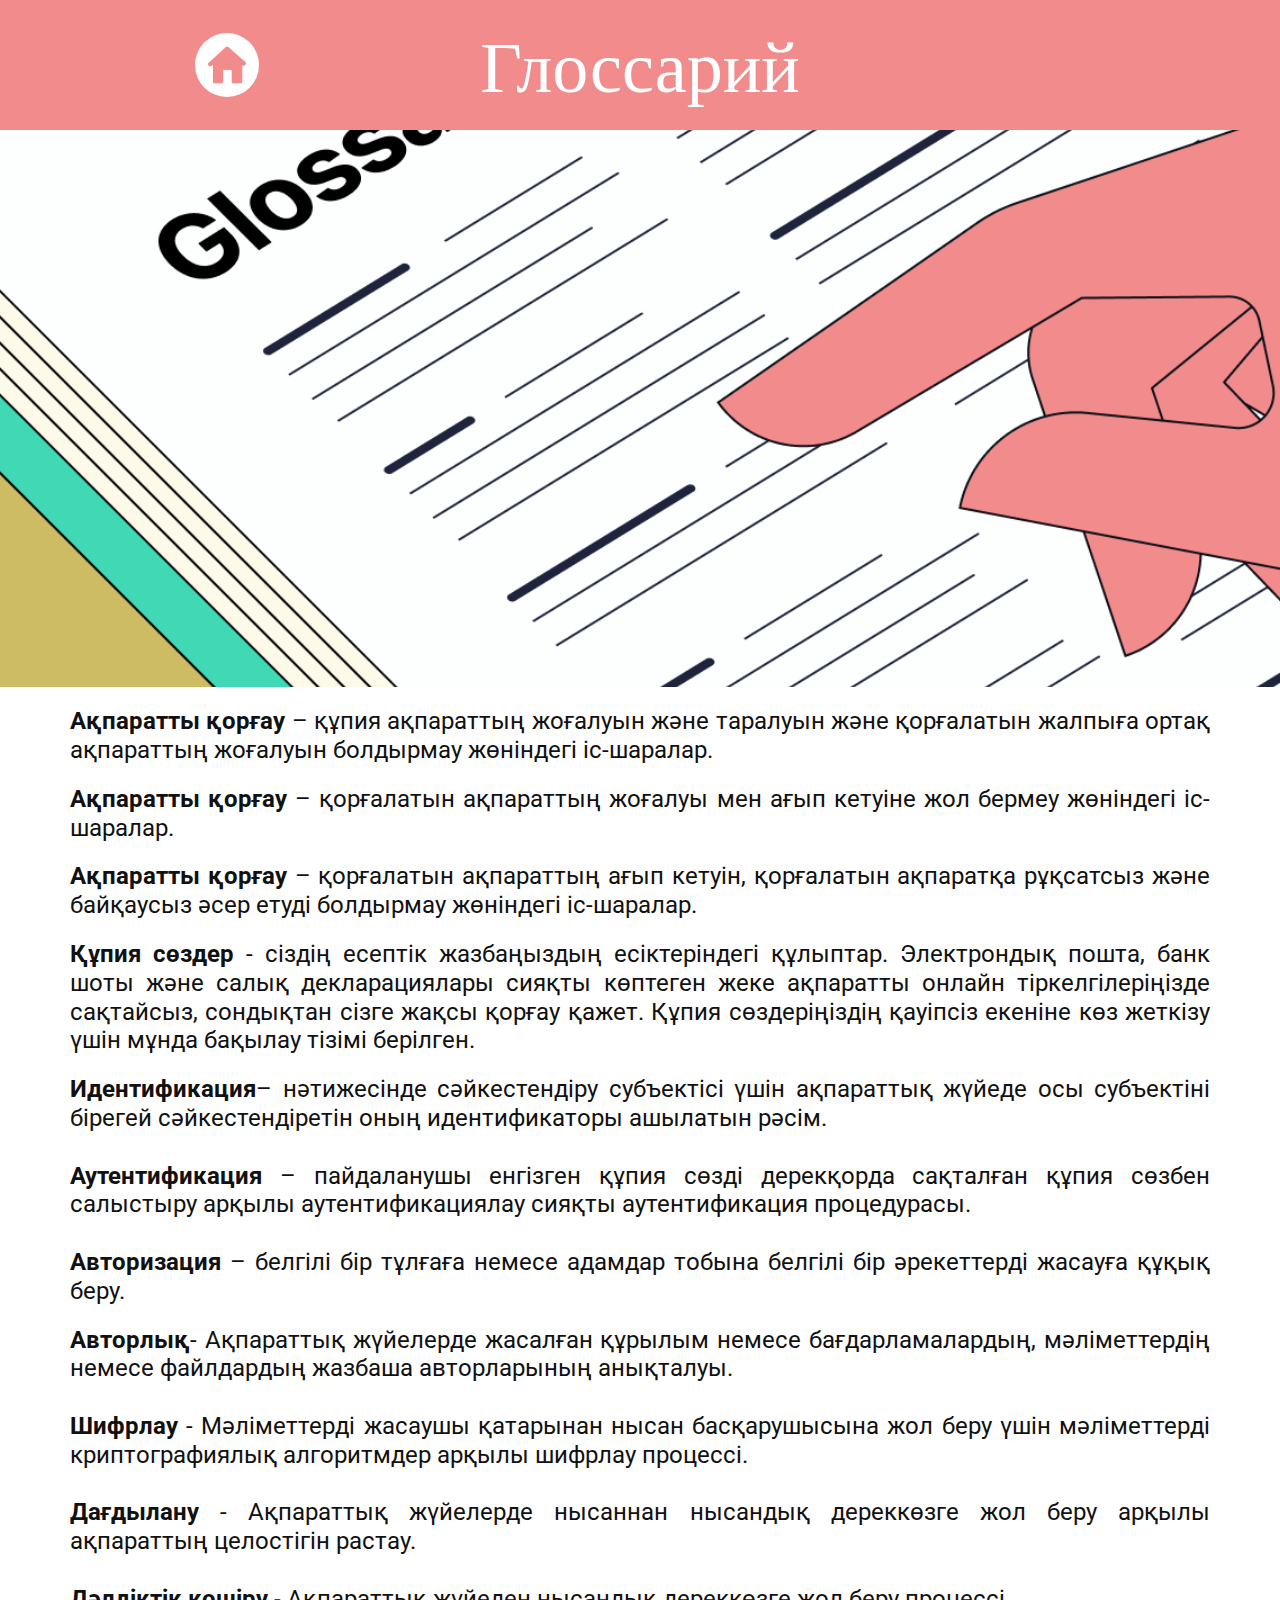
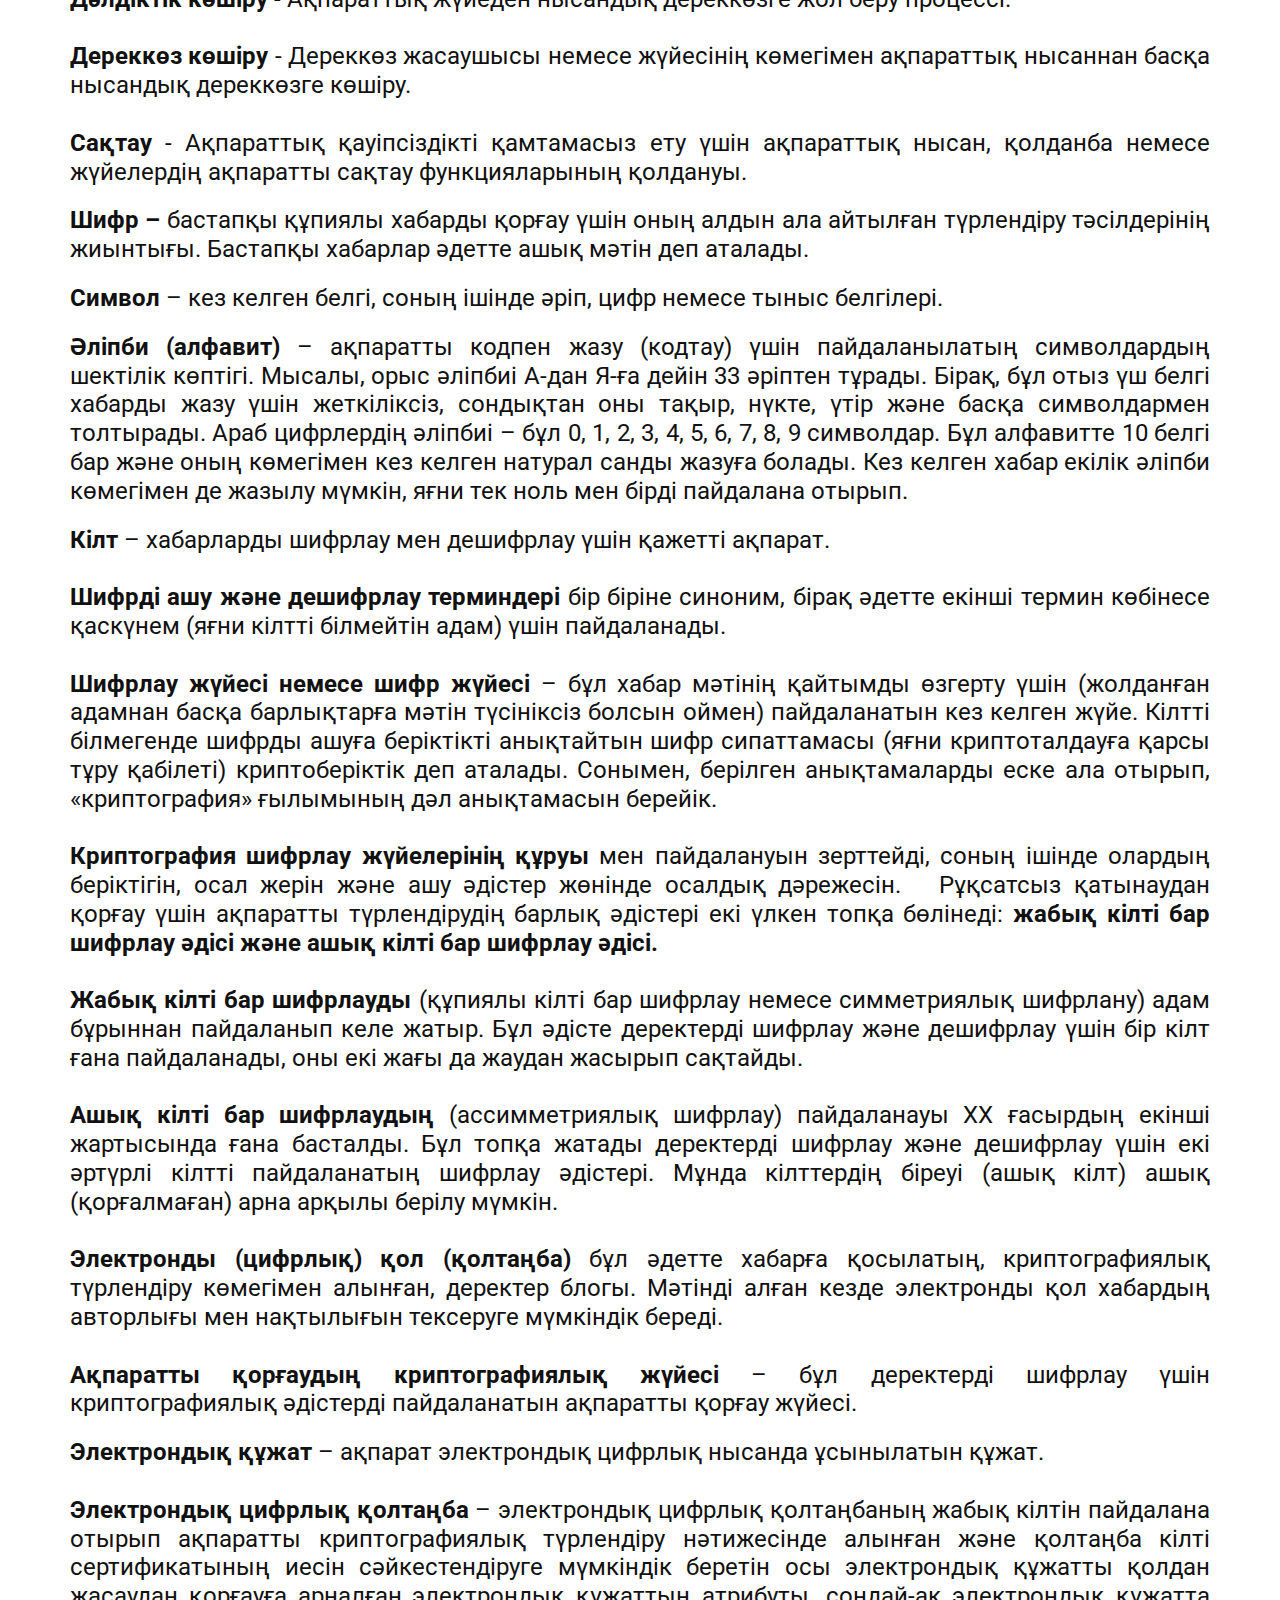
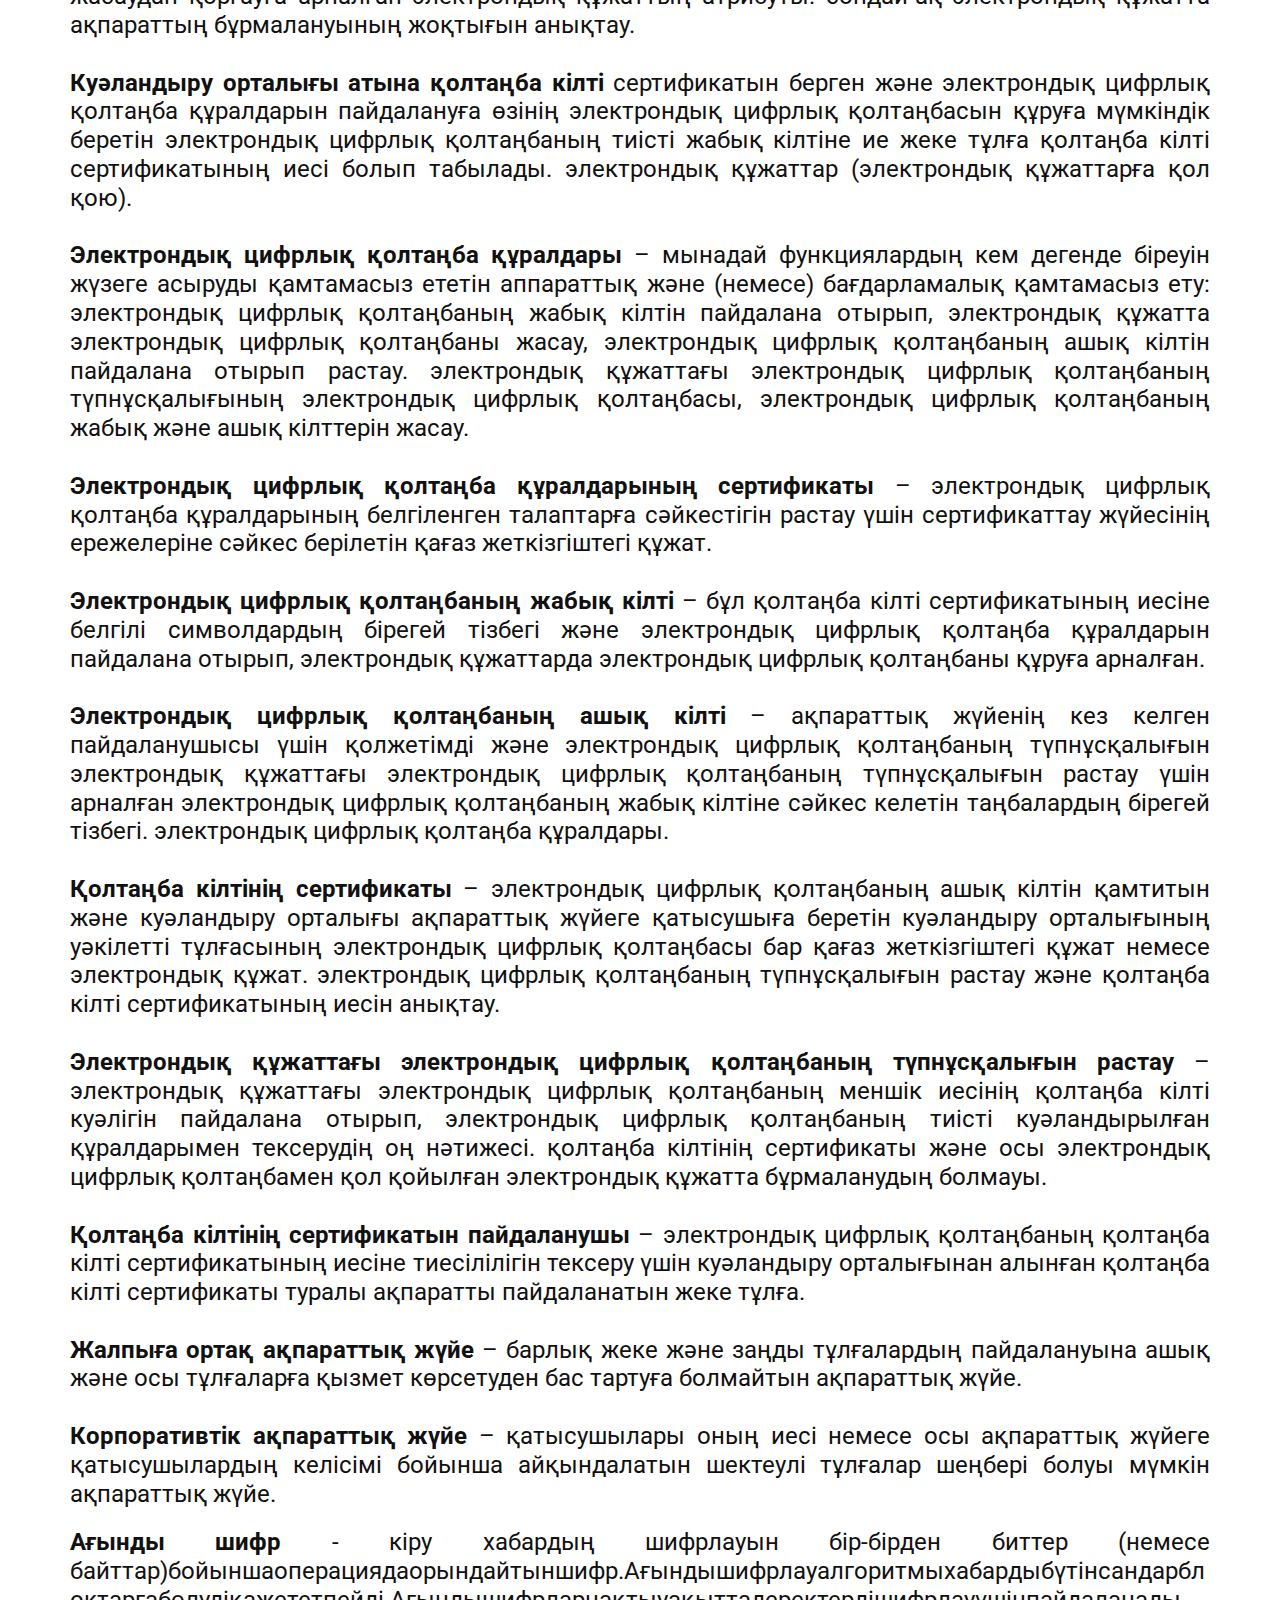
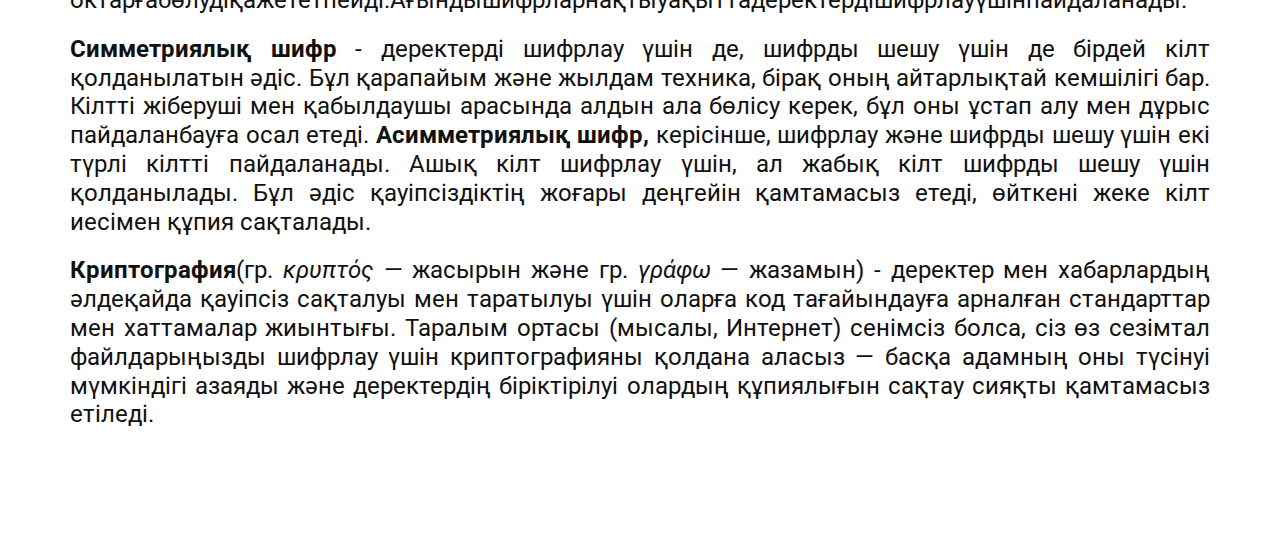
<file: глоссарий/Глоссарий.html>
<!DOCTYPE html>
<html style="font-size: 16px;" lang="ru"><head>
    <meta name="viewport" content="width=device-width, initial-scale=1.0">
    <meta charset="utf-8">
    <meta name="keywords" content="Глоссарий">
    <meta name="description" content="">
    <title>О нас</title>
    <link rel="stylesheet" href="nicepage.css" media="screen">
<link rel="stylesheet" href="Глоссарий.css" media="screen">
    <script class="u-script" type="text/javascript" src="jquery.js" defer=""></script>
    <script class="u-script" type="text/javascript" src="nicepage.js" defer=""></script>
    <meta name="generator" content="Nicepage 5.8.2, nicepage.com">
    <meta name="referrer" content="origin">
    <link id="u-theme-google-font" rel="stylesheet" href="https://fonts.googleapis.com/css?family=Roboto:100,100i,300,300i,400,400i,500,500i,700,700i,900,900i|Open+Sans:300,300i,400,400i,500,500i,600,600i,700,700i,800,800i">
    <link id="u-page-google-font" rel="stylesheet" href="https://fonts.googleapis.com/css?family=Abril+Fatface:400">
    
    
    
    
    
    <script type="application/ld+json">{
		"@context": "http://schema.org",
		"@type": "Organization",
		"name": ""
}</script>
    <meta name="theme-color" content="#478ac9">
    <meta property="og:title" content="О нас">
    <meta property="og:type" content="website">
  <meta data-intl-tel-input-cdn-path="intlTelInput/"></head>
  <body class="u-body u-xl-mode" data-lang="ru"><header class="u-clearfix u-custom-color-3 u-header u-sticky u-sticky-b554 u-header" id="sec-666b"><div class="u-clearfix u-sheet u-sheet-1">
        <h1 class="u-custom-font u-text u-text-default u-text-1">Глоссарий</h1><span class="u-file-icon u-icon u-icon-circle u-text-custom-color-3 u-white u-icon-1" data-href="javascript:history.back()"><img src="images/20176-bce89b72.png" alt=""></span>
      </div><style class="u-sticky-style" data-style-id="b554">.u-sticky-fixed.u-sticky-b554:before, .u-body.u-sticky-fixed .u-sticky-b554:before {
borders: top right bottom left !important; border-color: #404040 !important; border-width: 2px !important
}</style></header>
    <section class="skrollable u-clearfix u-image u-parallax u-section-1" id="sec-7ddb" data-image-width="1520" data-image-height="800">
      <div class="u-clearfix u-sheet u-sheet-1"></div>
    </section>
    <section class="u-clearfix u-section-2" id="sec-177f">
      <div class="u-clearfix u-sheet u-sheet-1">
        <h4 class="u-align-justify u-text u-text-default u-text-1">
          <span style="font-weight: 700;"> Ақпаратты қорғау</span> – құпия ақпараттың жоғалуын және таралуын және қорғалатын жалпыға ортақ ақпараттың жоғалуын болдырмау жөніндегі іс-шаралар.
        </h4>
        <h4 class="u-align-justify u-text u-text-default u-text-2">
          <span style="font-weight: 700;"> Ақпаратты қорғау</span> – қорғалатын ақпараттың жоғалуы мен ағып кетуіне жол бермеу жөніндегі іс-шаралар.
        </h4>
        <h4 class="u-align-justify u-text u-text-default u-text-3">
          <span style="font-weight: 700;"> Ақпаратты қорғау</span> – қорғалатын ақпараттың ағып кетуін, қорғалатын ақпаратқа рұқсатсыз және байқаусыз әсер етуді болдырмау жөніндегі іс-шаралар.
        </h4>
        <h4 class="u-align-justify u-text u-text-default u-text-4">
          <span style="font-weight: 700;"> Құпия сөздер</span>&nbsp;- сіздің есептік жазбаңыздың есіктеріндегі құлыптар. Электрондық пошта, банк шоты және салық декларациялары сияқты көптеген жеке ақпаратты онлайн тіркелгілеріңізде сақтайсыз, сондықтан сізге жақсы қорғау қажет. Құпия сөздеріңіздің қауіпсіз екеніне көз жеткізу үшін мұнда бақылау тізімі берілген.
        </h4>
        <h4 class="u-align-justify u-text u-text-default u-text-5">
          <span style="font-weight: 700;">Идентификация</span>– нәтижесінде сәйкестендіру субъектісі үшін ақпараттық жүйеде осы субъектіні бірегей сәйкестендіретін оның идентификаторы ашылатын рәсім.&nbsp;<br>
          <br>
          <span style="font-weight: 700;">Аутентификация</span> – пайдаланушы енгізген құпия сөзді дерекқорда сақталған құпия сөзбен салыстыру арқылы аутентификациялау сияқты аутентификация процедурасы.&nbsp;<br>
          <br>
          <span style="font-weight: 700;">Авторизация</span> – белгілі бір тұлғаға немесе адамдар тобына белгілі бір әрекеттерді жасауға құқық беру.
        </h4>
        <h4 class="u-align-justify u-text u-text-default u-text-6">
          <span style="font-weight: 700;">Авторлық</span>- Ақпараттық жүйелерде жасалған құрылым немесе бағдарламалардың, мәліметтердің немесе файлдардың жазбаша авторларының анықталуы.<br>
          <br>
          <span style="font-weight: 700;">Шифрлау </span>- Мәліметтерді жасаушы қатарынан нысан басқарушысына жол беру үшін мәліметтерді криптографиялық алгоритмдер арқылы шифрлау процессі.<br>
          <br>
          <span style="font-weight: 700;">Дағдылану </span>- Ақпараттық жүйелерде нысаннан нысандық дереккөзге жол беру арқылы ақпараттың целостігін растау.<br>
          <br>
          <span style="font-weight: 700;">Дәлдіктік көшіру</span> - Ақпараттық жүйеден нысандық дереккөзге жол беру процессі.<br>
          <br>
          <span style="font-weight: 700;">Дереккөз көшіру</span> - Дереккөз жасаушысы немесе жүйесінің көмегімен ақпараттық нысаннан басқа нысандық дереккөзге көшіру.<br>
          <br>
          <span style="font-weight: 700;">Сақтау </span>- Ақпараттық қауіпсіздікті қамтамасыз ету үшін ақпараттық нысан, қолданба немесе жүйелердің ақпаратты сақтау функцияларының қолдануы.
        </h4>
        <h4 class="u-align-justify u-text u-text-default u-text-7"><b>Шифр –</b>&nbsp;бастапқы құпиялы хабарды қорғау үшін оның алдын ала айтылған түрлендіру тәсілдерінің жиынтығы. Бастапқы хабарлар әдетте ашық мәтін деп аталады.&nbsp;
        </h4>
        <h4 class="u-align-justify u-text u-text-default u-text-8"><b>Символ&nbsp;</b>– кез келген белгі, соның ішінде әріп, цифр немесе тыныс белгілері.
        </h4>
        <h4 class="u-align-justify u-text u-text-default u-text-9"><b>Әліпби (алфавит)</b>&nbsp;– ақпаратты кодпен жазу (кодтау) үшін пайдаланылатың символдардың шектілік көптігі. Мысалы, орыс әліпбиі А-дан Я-ға дейін 33 әріптен тұрады. Бірақ, бұл отыз үш белгі хабарды жазу үшін жеткіліксіз, сондықтан оны тақыр, нүкте, үтір және басқа символдармен толтырады. Араб цифрлердің әліпбиі – бұл 0, 1, 2, 3, 4, 5, 6, 7, 8, 9 символдар. Бұл алфавитте 10 белгі бар және оның көмегімен кез келген натурал санды жазуға болады. Кез келген хабар екілік әліпби көмегімен де жазылу мүмкін, яғни тек ноль мен бірді пайдалана отырып.&nbsp;&nbsp;
        </h4>
        <h4 class="u-align-justify u-text u-text-default u-text-10"><b>Кілт</b>&nbsp;– хабарларды шифрлау мен дешифрлау үшін қажетті ақпарат. &nbsp;&nbsp;<br>
          <br><b>Шифрді ашу және дешифрлау терминдері</b>&nbsp;бір біріне синоним, бірақ әдетте екінші термин көбінесе қаскүнем (яғни кілтті білмейтін адам) үшін пайдаланады. &nbsp;&nbsp;<br>
          <br><b>Шифрлау жүйесі немесе шифр жүйесі</b>&nbsp;– бұл хабар мәтінің қайтымды өзгерту үшін (жолданған адамнан басқа барлықтарға мәтін түсініксіз болсын оймен) пайдаланатын кез келген жүйе. Кілтті білмегенде шифрды ашуға беріктікті анықтайтын шифр сипаттамасы (яғни криптоталдауға қарсы тұру қабілеті) криптоберіктік деп аталады. Сонымен, берілген анықтамаларды еске ала отырып, «криптография» ғылымының дәл анықтамасын берейік.&nbsp;<br>
          <br><b>Криптография шифрлау жүйелерінің құруы</b>&nbsp;мен пайдалануын зерттейді, соның ішінде олардың беріктігін, осал жерін және ашу әдістер жөнінде осалдық дәрежесін.&nbsp;<b>&nbsp;</b>&nbsp;Рұқсатсыз қатынаудан қорғау үшін ақпаратты түрлендірудің барлық әдістері екі үлкен топқа бөлінеді:&nbsp;<b>жабық кілті бар шифрлау әдісі және ашық кілті бар шифрлау әдісі.</b>&nbsp;&nbsp;&nbsp;<br>
          <br><b>Жабық кілті бар шифрлауды</b>&nbsp;(құпиялы кілті бар шифрлау немесе симметриялық шифрлану) адам бұрыннан пайдаланып келе жатыр. Бұл әдісте деректерді шифрлау және дешифрлау үшін бір кілт ғана пайдаланады, оны екі жағы да жаудан жасырып сақтайды.&nbsp;<b>&nbsp;</b>&nbsp;<br>
          <br><b>Ашық кілті бар шифрлаудың</b>&nbsp;(ассимметриялық шифрлау) пайдаланауы ХХ ғасырдың екінші жартысында ғана басталды. Бұл топқа жатады деректерді шифрлау және дешифрлау үшін екі әртүрлі кілтті пайдаланатың шифрлау әдістері. Мұнда кілттердің біреуі (ашық кілт) ашық (қорғалмаған) арна арқылы берілу мүмкін.&nbsp; &nbsp;&nbsp;<br>
          <br><b>Электронды (цифрлық) қол (қолтаңба)</b>&nbsp;бұл әдетте хабарға қосылатың, криптографиялық түрлендіру көмегімен алынған, деректер блогы. Мәтінді алған кезде электронды қол хабардың авторлығы мен нақтылығын тексеруге мүмкіндік береді.&nbsp;<br>
          <br><b>Ақпаратты қорғаудың криптографиялық жүйесі</b>&nbsp;– бұл деректерді шифрлау үшін криптографиялық әдістерді пайдаланатын ақпаратты қорғау жүйесі.&nbsp;&nbsp;
        </h4>
        <h4 class="u-align-justify u-text u-text-default u-text-11"><b>Электрондық
құжат</b> – ақпарат электрондық
цифрлық нысанда ұсынылатын құжат. <br>
          <br><b>Электрондық
цифрлық қолтаңба</b> – электрондық цифрлық
қолтаңбаның жабық кілтін пайдалана отырып ақпаратты криптографиялық түрлендіру
нәтижесінде алынған және қолтаңба кілті сертификатының иесін сәйкестендіруге
мүмкіндік беретін осы электрондық құжатты қолдан жасаудан қорғауға арналған
электрондық құжаттың атрибуты. сондай-ақ электрондық құжатта ақпараттың
бұрмалануының жоқтығын анықтау. <br>
          <br><b>Куәландыру
орталығы атына қолтаңба кілті</b> сертификатын берген және
электрондық цифрлық қолтаңба құралдарын пайдалануға өзінің электрондық цифрлық
қолтаңбасын құруға мүмкіндік беретін электрондық цифрлық қолтаңбаның тиісті
жабық кілтіне ие жеке тұлға қолтаңба кілті сертификатының иесі болып табылады.
электрондық құжаттар (электрондық құжаттарға қол қою). <br>
          <br><b>Электрондық
цифрлық қолтаңба құралдары</b> – мынадай функциялардың
кем дегенде біреуін жүзеге асыруды қамтамасыз ететін аппараттық және (немесе)
бағдарламалық қамтамасыз ету: электрондық цифрлық қолтаңбаның жабық кілтін
пайдалана отырып, электрондық құжатта электрондық цифрлық қолтаңбаны жасау,
электрондық цифрлық қолтаңбаның ашық кілтін пайдалана отырып растау.
электрондық құжаттағы электрондық цифрлық қолтаңбаның түпнұсқалығының электрондық
цифрлық қолтаңбасы, электрондық цифрлық қолтаңбаның жабық және ашық кілттерін
жасау. <br>
          <br><b>Электрондық
цифрлық қолтаңба құралдарының сертификаты</b> – электрондық цифрлық қолтаңба құралдарының белгіленген
талаптарға сәйкестігін растау үшін сертификаттау жүйесінің ережелеріне сәйкес
берілетін қағаз жеткізгіштегі құжат. <br>
          <br><b>Электрондық
цифрлық қолтаңбаның жабық кілті</b> – бұл қолтаңба кілті сертификатының иесіне белгілі символдардың бірегей тізбегі
және электрондық цифрлық қолтаңба құралдарын пайдалана отырып, электрондық құжаттарда
электрондық цифрлық қолтаңбаны құруға арналған. <br>
          <br><b>Электрондық
цифрлық қолтаңбаның ашық кілті</b> – ақпараттық жүйенің кез
келген пайдаланушысы үшін қолжетімді және электрондық цифрлық қолтаңбаның
түпнұсқалығын электрондық құжаттағы электрондық цифрлық қолтаңбаның
түпнұсқалығын растау үшін арналған электрондық цифрлық қолтаңбаның жабық
кілтіне сәйкес келетін таңбалардың бірегей тізбегі. электрондық цифрлық
қолтаңба құралдары. <br>
          <br><b>Қолтаңба
кілтінің сертификаты</b> – электрондық цифрлық
қолтаңбаның ашық кілтін қамтитын және куәландыру орталығы ақпараттық жүйеге
қатысушыға беретін куәландыру орталығының уәкілетті тұлғасының электрондық
цифрлық қолтаңбасы бар қағаз жеткізгіштегі құжат немесе электрондық құжат.
электрондық цифрлық қолтаңбаның түпнұсқалығын растау және қолтаңба кілті
сертификатының иесін анықтау. <br>
          <br><b>Электрондық
құжаттағы электрондық цифрлық қолтаңбаның түпнұсқалығын растау</b> – электрондық құжаттағы электрондық цифрлық
қолтаңбаның меншік иесінің қолтаңба кілті куәлігін пайдалана отырып,
электрондық цифрлық қолтаңбаның тиісті куәландырылған құралдарымен тексерудің
оң нәтижесі. қолтаңба кілтінің сертификаты және осы электрондық цифрлық
қолтаңбамен қол қойылған электрондық құжатта бұрмаланудың болмауы. <br>
          <br><b>Қолтаңба
кілтінің сертификатын пайдаланушы</b> – электрондық цифрлық қолтаңбаның қолтаңба кілті сертификатының иесіне
тиесілілігін тексеру үшін куәландыру орталығынан алынған қолтаңба кілті
сертификаты туралы ақпаратты пайдаланатын жеке тұлға.&nbsp;<b>
            <br>
            <br>Жалпыға
ортақ ақпараттық жүйе</b> – барлық жеке және заңды
тұлғалардың пайдалануына ашық және осы тұлғаларға қызмет көрсетуден бас тартуға
болмайтын ақпараттық жүйе.&nbsp;<br>
          <br><b>Корпоративтік
ақпараттық жүйе</b> – қатысушылары оның иесі
немесе осы ақпараттық жүйеге қатысушылардың келісімі бойынша айқындалатын
шектеулі тұлғалар шеңбері болуы мүмкін ақпараттық жүйе.
        </h4>
        <h4 class="u-align-justify u-text u-text-12"><b>Ағынды шифр </b>- кіру хабардың шифрлауын бір-бірден
биттер (немесе байттар)бойыншаоперациядаорындайтыншифр.Ағындышифрлауалгоритмыхабардыбүтінсандарблоктарғабөлудіқажететпейді.Ағындышифрларнақтыуақыттадеректердішифрлауүшінпайдаланады.
        </h4>
        <h4 class="u-align-justify u-text u-text-13">
          <span style="font-weight: 700;"> Симметриялық шифр</span>&nbsp;- деректерді шифрлау үшін де, шифрды шешу үшін де бірдей кілт қолданылатын әдіс. Бұл қарапайым және жылдам техника, бірақ оның айтарлықтай кемшілігі бар. Кілтті жіберуші мен қабылдаушы арасында алдын ала бөлісу керек, бұл оны ұстап алу мен дұрыс пайдаланбауға осал етеді. <span style="font-weight: 700;">Асимметриялық шифр,</span> керісінше, шифрлау және шифрды шешу үшін екі түрлі кілтті пайдаланады. Ашық кілт шифрлау үшін, ал жабық кілт шифрды шешу үшін қолданылады. Бұл әдіс қауіпсіздіктің жоғары деңгейін қамтамасыз етеді, өйткені жеке кілт иесімен құпия сақталады.
        </h4>
        <h4 class="u-align-justify u-text u-text-14"><b>Криптография</b>(гр.&nbsp;<i>κρυπτός</i>&nbsp;— жасырын және гр.&nbsp;<i>γράφω</i>&nbsp;— жазамын) - деректер мен хабарлардың әлдеқайда қауіпсіз сақталуы мен таратылуы үшін оларға код тағайындауға арналған стандарттар мен хаттамалар жиынтығы. Таралым ортасы (мысалы, Интернет) сенімсіз болса, сіз өз сезімтал файлдарыңызды шифрлау үшін криптографияны қолдана аласыз — басқа адамның оны түсінуі мүмкіндігі азаяды және деректердің біріктірілуі олардың құпиялығын сақтау сияқты қамтамасыз етіледі.
        </h4>
      </div>
    </section>
    
    
    
    
 
</body></html>
</file>
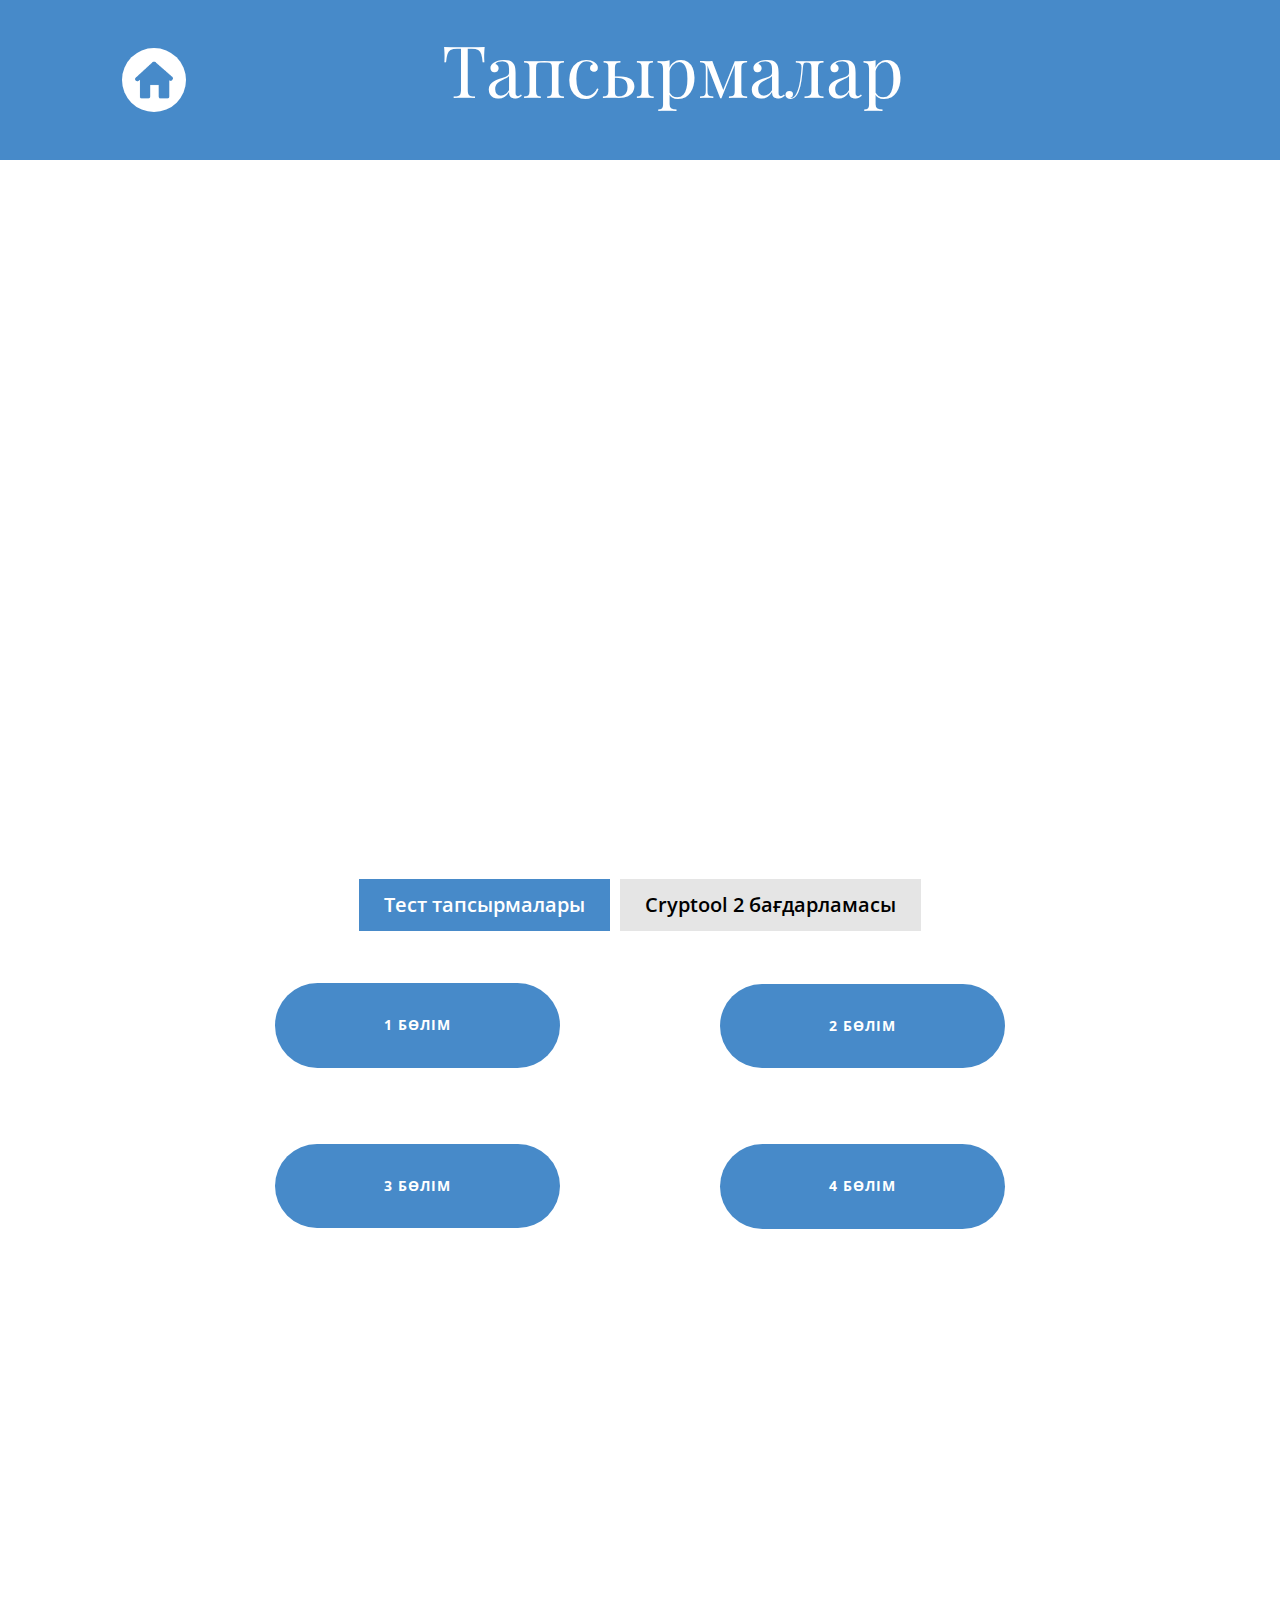
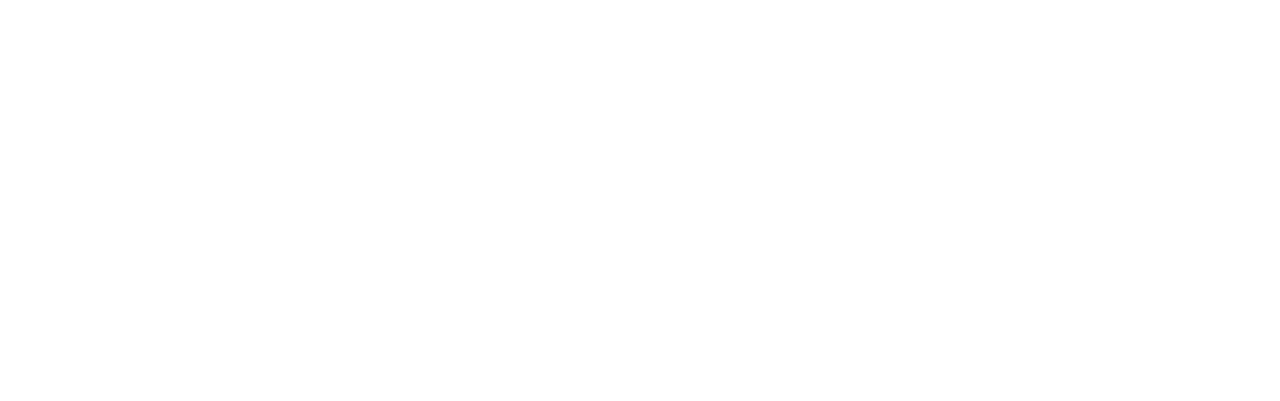
<file: Тапсырмалар/Тапсырмалар.html>
<!DOCTYPE html>
<html style="font-size: 16px;" lang="ru"><head>
    <meta name="viewport" content="width=device-width, initial-scale=1.0">
    <meta charset="utf-8">
    <meta name="keywords" content="Тапсырмалар">
    <meta name="description" content="">
    <title>Тапсырмалар</title>
    <link rel="stylesheet" href="nicepage.css" media="screen">
<link rel="stylesheet" href="Тапсырмалар.css" media="screen">
    <script class="u-script" type="text/javascript" src="jquery.js" defer=""></script>
    <script class="u-script" type="text/javascript" src="nicepage.js" defer=""></script>
    <meta name="generator" content="Nicepage 5.8.2, nicepage.com">
    <link id="u-theme-google-font" rel="stylesheet" href="https://fonts.googleapis.com/css?family=Roboto:100,100i,300,300i,400,400i,500,500i,700,700i,900,900i|Open+Sans:300,300i,400,400i,500,500i,600,600i,700,700i,800,800i">
    <link id="u-page-google-font" rel="stylesheet" href="https://fonts.googleapis.com/css?family=Playfair+Display:400,400i,500,500i,600,600i,700,700i,800,800i,900,900i">
    
    
    
    <script type="application/ld+json">{
		"@context": "http://schema.org",
		"@type": "Organization",
		"name": ""
}</script>
    <meta name="theme-color" content="#478ac9">
    <meta property="og:title" content="Тапсырмалар">
    <meta property="og:type" content="website">
  <meta data-intl-tel-input-cdn-path="intlTelInput/"></head>
  <body class="u-body u-xl-mode" data-lang="ru"><header class="u-clearfix u-header u-palette-1-base u-sticky u-sticky-378e u-header" id="sec-5789"><div class="u-clearfix u-sheet u-sheet-1"><span class="u-file-icon u-icon u-icon-circle u-text-palette-1-base u-white u-icon-1" data-href="javascript:history.back()"><img src="images/20176-bcf4567f.png" alt=""></span>
        <h1 class="u-custom-font u-text u-text-default u-text-1">Тапсырмалар</h1>
      </div></header>
    <section class="skrollable u-clearfix u-container-align-center u-image u-parallax u-section-1" id="sec-df67" data-image-width="1400" data-image-height="700">
      <div class="u-clearfix u-sheet u-sheet-1"></div>
    </section>
    <section class="u-clearfix u-section-2" id="sec-f773">
      <div class="u-clearfix u-sheet u-sheet-1">
        <div class="u-expanded-width u-tab-links-align-center u-tabs u-tabs-1">
          <ul class="u-border-2 u-border-palette-1-base u-spacing-10 u-tab-list u-unstyled" role="tablist">
            <li class="u-tab-item" role="presentation">
              <a class="active u-active-palette-1-base u-button-style u-grey-10 u-tab-link u-text-active-white u-text-black u-tab-link-1" id="link-tab-0da5" href="#tab-0da5" role="tab" aria-controls="tab-0da5" aria-selected="true">Тест тапсырмалары</a>
            </li>
            <li class="u-tab-item" role="presentation">
              <a class="u-active-palette-1-base u-button-style u-grey-10 u-tab-link u-text-active-white u-text-black u-tab-link-2" id="link-tab-14b7" href="#tab-14b7" role="tab" aria-controls="tab-14b7" aria-selected="false">Cryptool 2 бағдарламасы<br>
              </a>
            </li>
          </ul>
          <div class="u-tab-content">
            <div class="u-container-style u-tab-active u-tab-pane u-white u-tab-pane-1" id="tab-0da5" role="tabpanel" aria-labelledby="link-tab-0da5">
              <div class="u-container-layout u-container-layout-1">
                <a href="1-тарау/Untitled-1.html" class="u-btn u-btn-round u-button-style u-hover-palette-1-light-1 u-palette-1-base u-radius-50 u-btn-1">1 Бөлім</a>
                <a href="2-тарау/index.html" class="u-btn u-btn-round u-button-style u-hover-palette-1-light-1 u-palette-1-base u-radius-50 u-btn-2">2 Бөлім</a>
                <a href="3-тарау/index.html" class="u-btn u-btn-round u-button-style u-hover-palette-1-light-1 u-palette-1-base u-radius-50 u-btn-3">3 бөлім</a>
                <a href="4-тарау/index.html" class="u-btn u-btn-round u-button-style u-hover-palette-1-light-1 u-palette-1-base u-radius-50 u-btn-4">4 бөлім</a>
              </div>
            </div>
            <div class="u-align-justify u-container-style u-tab-pane u-white u-tab-pane-2" id="tab-14b7" role="tabpanel" aria-labelledby="link-tab-14b7">
              <div class="u-container-layout u-container-layout-2">
                <h4 class="u-text u-text-default-lg u-text-default-md u-text-default-sm u-text-default-xl u-text-1">
                  <span style="font-weight: 700;"> Cryptool 2 (немесе CrypTool-2)</span> – криптографияны үйренуге және зерттеуге арналған бағдарламалық құрал. Бұл әртүрлі криптографиялық алгоритмдерді үйренуге, деректерді талдауға және шифрлауға арналған қуатты құрал. <br>
                  <br>Cryptool 2 пайдаланушыларға криптографияның негізгі принциптерін және әртүрлі криптографиялық алгоритмдерді үйренуге мүмкіндік беретін мүмкіндіктер мен құралдардың кең спектрін ұсынады. Ол деректерді шифрлау және шифрын шешу, криптографиялық алгоритмдерді талдау функцияларын және цифрлық қолтаңбалар мен сертификаттарды жасау және тексеру құралдарын қамтиды. <br>
                  <br>Cryptool 2 графикалық пайдаланушы интерфейсіне ие, ол бағдарламамен өзара әрекеттесуді жеңілдетеді және оны тіпті криптография саласындағы жаңадан бастағандар үшін де қолжетімді етеді. Ол сонымен қатар модульдер арқылы функционалдылықты бағдарламалау және кеңейту мүмкіндігін береді, бұл зерттеушілер мен әзірлеушілерге өздерінің құралдары мен алгоритмдерін жасауға мүмкіндік береді. <br>
                  <br>Cryptool 2 ашық көзі болып табылады және оны тегін пайдалануға болады. Оны криптографияны дамыту және оқытумен айналысатын коммерциялық емес ұйым Cryptool ұйымы әзірлейді және қолдайды. <br>
                  <br>Тұтастай алғанда, Cryptool 2 криптографияны зерттеуге және зерттеуге арналған қуатты және ыңғайлы құрал, ол пайдаланушыларға деректерді қорғау принциптерін және ақпараттың қауіпсіздігін қамтамасыз ету үшін криптографиялық әдістерді пайдалануды жақсы түсінуге көмектеседі.<br>
                  <br>Жүктеп алу үшін&nbsp;https://www.cryptool.org/en/ct2/downloads осы сілтеме арқылы кірініз.
                </h4>
                <a href="https://www.cryptool.org/en/ct2/downloads" class="u-btn u-btn-round u-button-style u-hover-palette-1-light-1 u-palette-1-base u-radius-50 u-btn-5">Жүктеу</a>
                <a href="Cryptool2/Cryptool-2.html" class="u-btn u-btn-round u-button-style u-hover-palette-1-light-2 u-palette-1-base u-radius-2 u-btn-6">Практикалық тапсырмалар&nbsp;<span class="u-icon u-text-white"><svg class="u-svg-content" viewBox="0 0 512 512" x="0px" y="0px" style="width: 1em; height: 1em;"><path d="M506.134,241.843c-0.006-0.006-0.011-0.013-0.018-0.019l-104.504-104c-7.829-7.791-20.492-7.762-28.285,0.068 c-7.792,7.829-7.762,20.492,0.067,28.284L443.558,236H20c-11.046,0-20,8.954-20,20c0,11.046,8.954,20,20,20h423.557 l-70.162,69.824c-7.829,7.792-7.859,20.455-0.067,28.284c7.793,7.831,20.457,7.858,28.285,0.068l104.504-104 c0.006-.006,0.011-.013,0.018-.019C513.968,262.339,513.943,249.635,506.134,241.843z"></path></svg></span>
                </a>
              </div>
            </div>
          </div>
        </div>
      </div>
    </section>
    
    
 
</body></html>
</file>
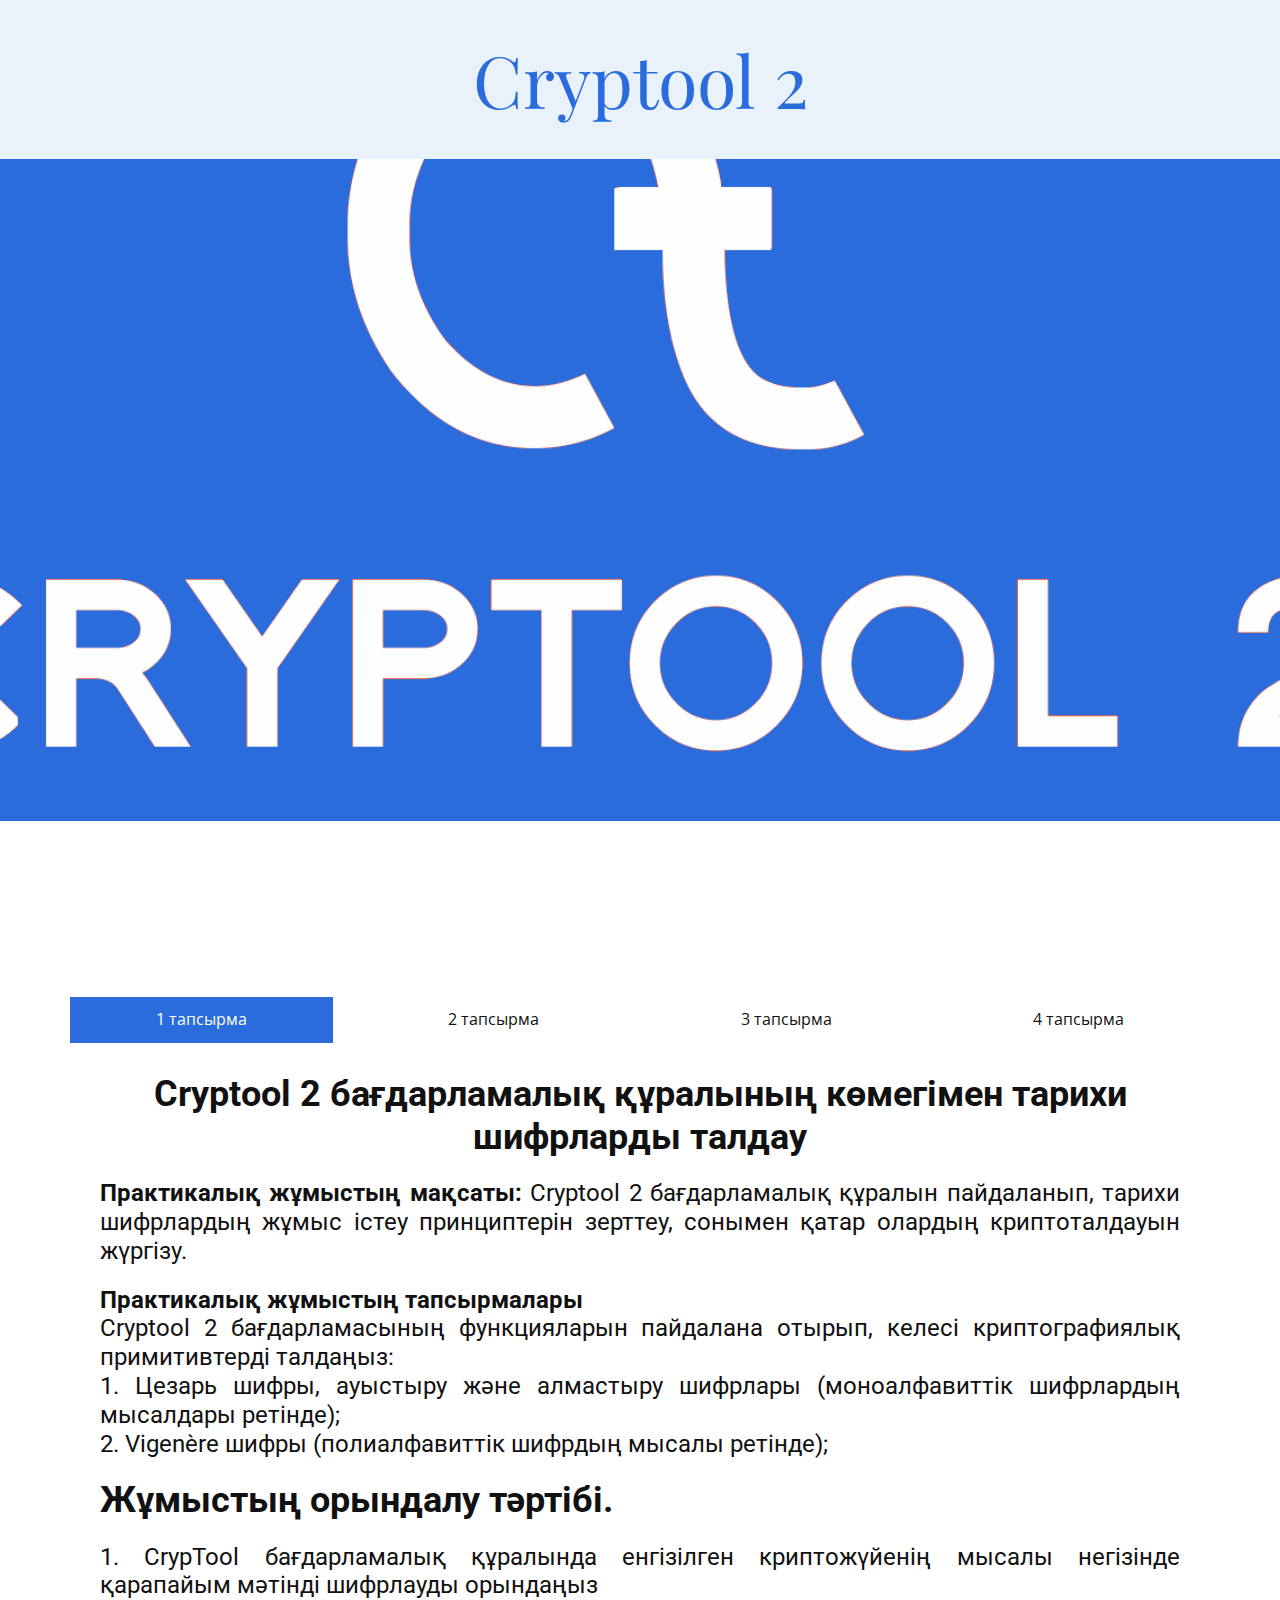
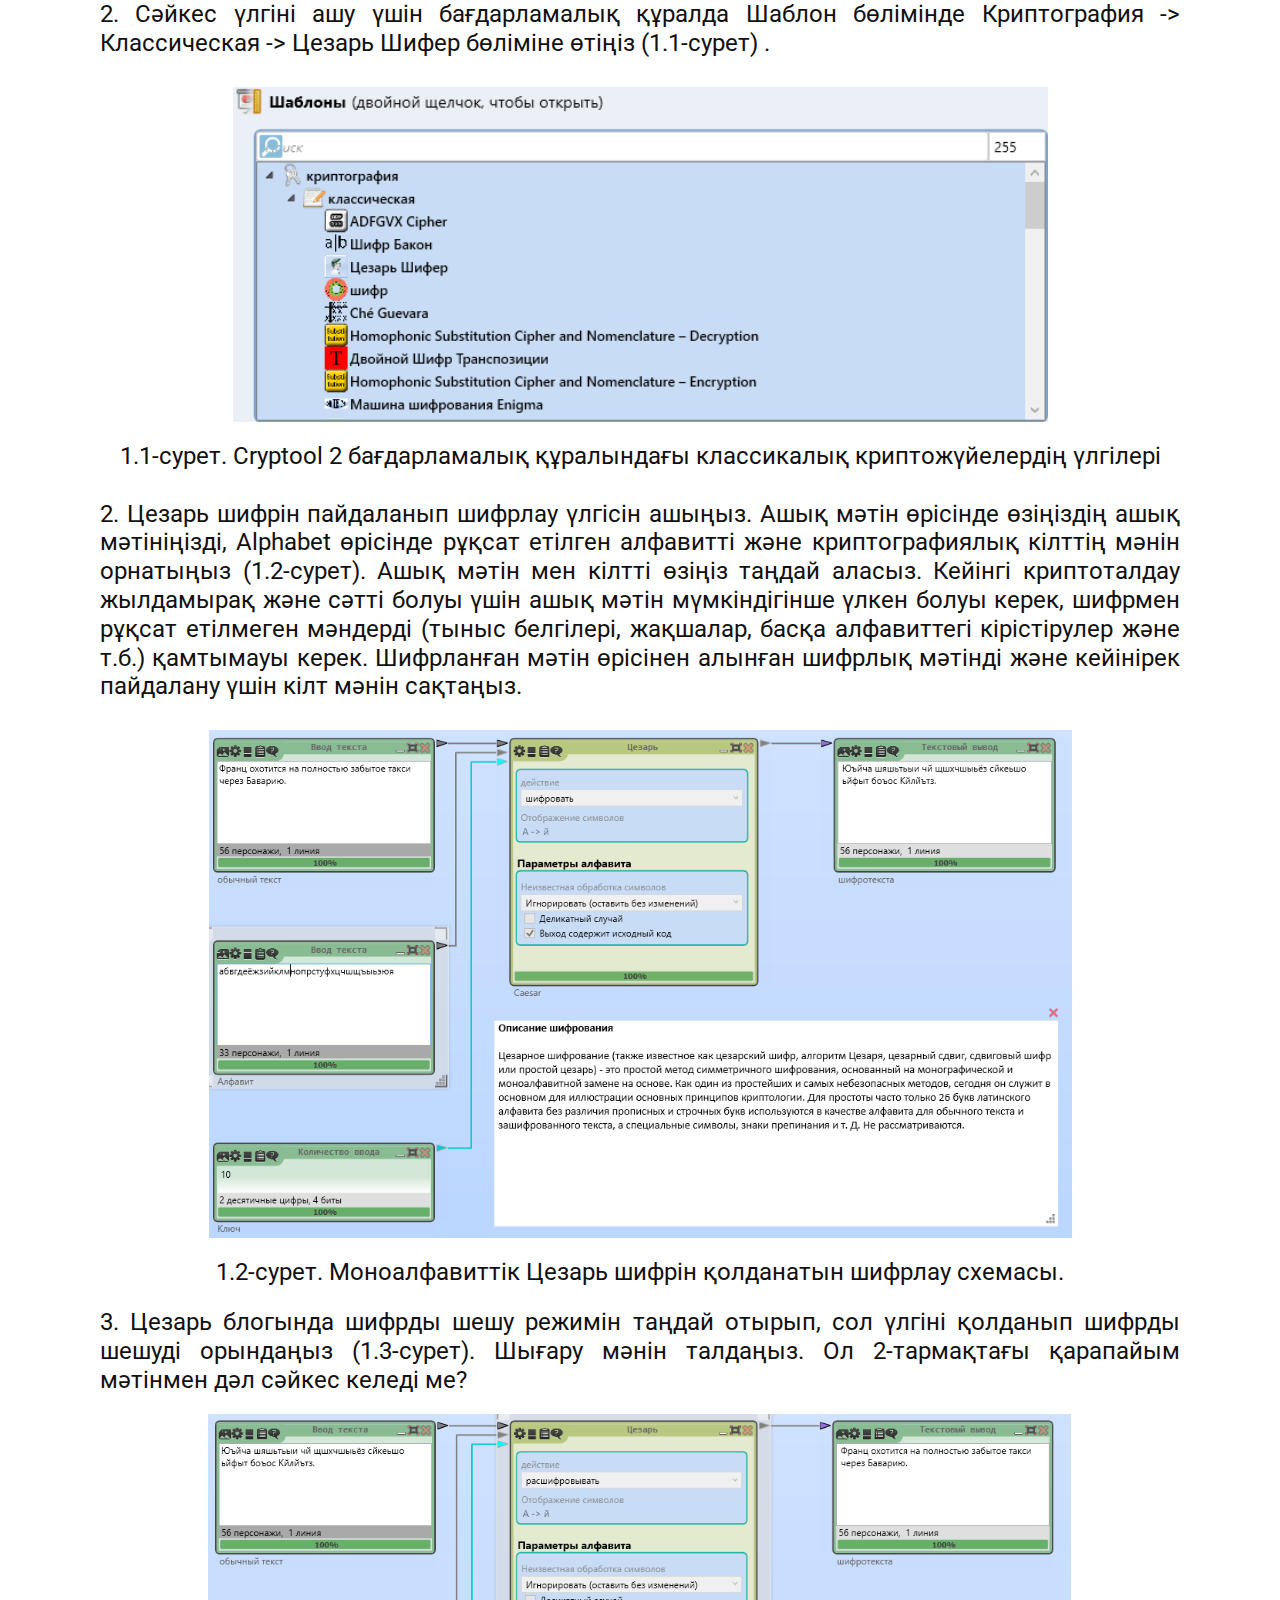
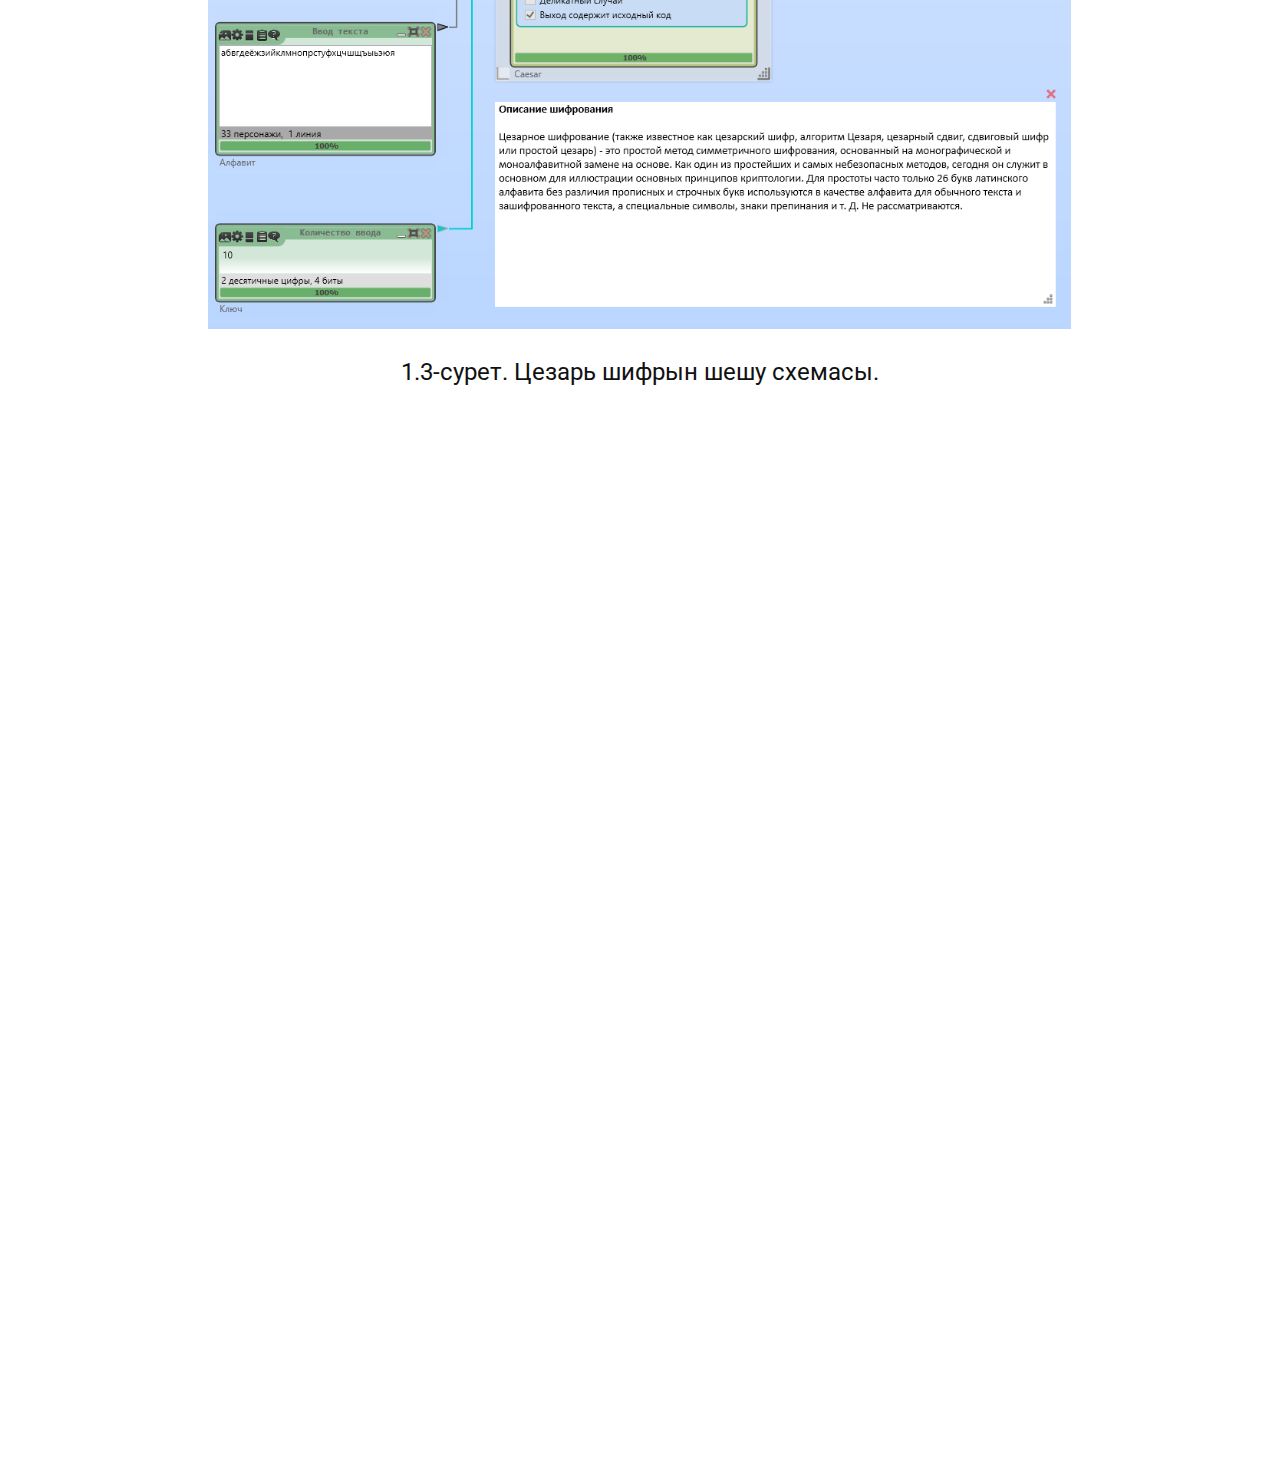
<file: Тапсырмалар/Cryptool2/Cryptool-2.html>
<!DOCTYPE html>
<html style="font-size: 16px;" lang="ru"><head>
    <meta name="viewport" content="width=device-width, initial-scale=1.0">
    <meta charset="utf-8">
    <meta name="keywords" content="Cryptool 2">
    <meta name="description" content="">
    <title>Cryptool 2</title>
    <link rel="stylesheet" href="nicepage.css" media="screen">
<link rel="stylesheet" href="Cryptool-2.css" media="screen">
    <script class="u-script" type="text/javascript" src="jquery.js" defer=""></script>
    <script class="u-script" type="text/javascript" src="nicepage.js" defer=""></script>
    <meta name="generator" content="Nicepage 5.8.2, nicepage.com">
    <link id="u-theme-google-font" rel="stylesheet" href="https://fonts.googleapis.com/css?family=Roboto:100,100i,300,300i,400,400i,500,500i,700,700i,900,900i|Open+Sans:300,300i,400,400i,500,500i,600,600i,700,700i,800,800i">
    <link id="u-page-google-font" rel="stylesheet" href="https://fonts.googleapis.com/css?family=Playfair+Display:400,400i,500,500i,600,600i,700,700i,800,800i,900,900i">
    
    
    
    <script type="application/ld+json">{
		"@context": "http://schema.org",
		"@type": "Organization",
		"name": ""
}</script>
    <meta name="theme-color" content="#478ac9">
    <meta property="og:title" content="Cryptool 2">
    <meta property="og:type" content="website">
  <meta data-intl-tel-input-cdn-path="intlTelInput/"></head>
  <body class="u-body u-xl-mode" data-lang="ru"><header class="u-clearfix u-header u-palette-1-light-3 u-sticky u-sticky-df25 u-header" id="sec-c0d6"><div class="u-clearfix u-sheet u-valign-middle u-sheet-1">
        <h1 class="u-custom-font u-text u-text-custom-color-1 u-text-default u-text-1">Cryptool 2</h1>
      </div></header>
    <section class="skrollable u-clearfix u-container-align-center u-image u-parallax u-section-1" id="sec-0ac5" data-image-width="1552" data-image-height="800">
      <div class="u-clearfix u-sheet u-sheet-1"></div>
    </section>
    <section class="u-align-left u-clearfix u-white u-section-2" id="sec-7aef">
      <div class="u-clearfix u-sheet u-sheet-1">
        <div class="u-expanded-width-lg u-expanded-width-md u-expanded-width-sm u-expanded-width-xl u-tab-links-align-justify u-tabs u-tabs-1">
          <ul class="u-spacing-30 u-tab-list u-unstyled" role="tablist">
            <li class="u-tab-item" role="presentation">
              <a class="active u-active-custom-color-1 u-button-style u-tab-link u-tab-link-1" id="link-tab-081f" href="#tab-081f" role="tab" aria-controls="tab-081f" aria-selected="true">1 тапсырма</a>
            </li>
            <li class="u-tab-item" role="presentation">
              <a class="u-active-custom-color-1 u-button-style u-tab-link u-tab-link-2" id="link-tab-4d57" href="#tab-4d57" role="tab" aria-controls="tab-4d57" aria-selected="false">2 тапсырма</a>
            </li>
            <li class="u-tab-item" role="presentation">
              <a class="u-active-custom-color-1 u-button-style u-tab-link u-tab-link-3" id="link-tab-e9ae" href="#tab-e9ae" role="tab" aria-controls="tab-e9ae" aria-selected="false">3 тапсырма</a>
            </li>
            <li class="u-tab-item u-tab-item-4" role="presentation">
              <a class="u-active-custom-color-1 u-button-style u-tab-link u-tab-link-4" id="tab-6219" href="#link-tab-6219" role="tab" aria-controls="link-tab-6219" aria-selected="false">4 тапсырма</a>
            </li>
          </ul>
          <div class="u-tab-content">
            <div class="u-container-style u-tab-active u-tab-pane" id="tab-081f" role="tabpanel" aria-labelledby="link-tab-081f">
              <div class="u-container-layout u-container-layout-1">
                <h3 class="u-align-center u-text u-text-default u-text-1"> Cryptool 2 бағдарламалық құралының көмегімен тарихи шифрларды талдау</h3>
                <h4 class="u-align-justify u-text u-text-default u-text-2">
                  <span style="font-weight: 700;">Практикалық жұмыстың мақсаты:</span> Cryptool 2 бағдарламалық құралын пайдаланып, тарихи шифрлардың жұмыс істеу принциптерін зерттеу, сонымен қатар олардың криптоталдауын жүргізу.
                </h4>
                <h4 class="u-align-justify u-text u-text-default u-text-3">
                  <span style="font-weight: 700;">Практикалық жұмыстың тапсырмалары</span>
                  <br>Cryptool 2 бағдарламасының функцияларын пайдалана отырып, келесі криптографиялық примитивтерді талдаңыз: <br>1. Цезарь шифры, ауыстыру және алмастыру шифрлары (моноалфавиттік шифрлардың мысалдары ретінде); <br>2. Vigenère шифры (полиалфавиттік шифрдың мысалы ретінде); <br>
                </h4>
                <h3 class="u-align-justify u-text u-text-default u-text-4">Жұмыстың орындалу тәртібі.</h3>
                <h4 class="u-align-justify u-text u-text-default u-text-5"> 1. CrypTool бағдарламалық құралында енгізілген криптожүйенің мысалы негізінде қарапайым мәтінді шифрлауды орындаңыз&nbsp;<br>2. Сәйкес үлгіні ашу үшін бағдарламалық құралда Шаблон бөлімінде Криптография -&gt; Классическая -&gt; Цезарь Шифер бөліміне өтіңіз (1.1-сурет) .
                </h4>
                <img class="u-image u-image-default u-image-1" src="images/461.png" alt="" data-image-width="713" data-image-height="293">
                <h4 class="u-align-justify u-text u-text-default u-text-6"> 1.1-сурет. Cryptool 2 бағдарламалық құралындағы классикалық криптожүйелердің үлгілері</h4>
                <h4 class="u-align-justify u-text u-text-default u-text-7"> 2. Цезарь шифрін пайдаланып шифрлау үлгісін ашыңыз. Ашық мәтін өрісінде өзіңіздің ашық мәтініңізді, Alphabet өрісінде рұқсат етілген алфавитті және криптографиялық кілттің мәнін орнатыңыз (1.2-сурет). Ашық мәтін мен кілтті өзіңіз таңдай аласыз. Кейінгі криптоталдау жылдамырақ және сәтті болуы үшін ашық мәтін мүмкіндігінше үлкен болуы керек, шифрмен рұқсат етілмеген мәндерді (тыныс белгілері, жақшалар, басқа алфавиттегі кірістірулер және т.б.) қамтымауы керек. Шифрланған мәтін өрісінен алынған шифрлық мәтінді және кейінірек пайдалану үшін кілт мәнін сақтаңыз.</h4>
                <img class="u-image u-image-default u-image-2" src="images/465.png" alt="" data-image-width="1119" data-image-height="659">
                <h4 class="u-align-justify u-text u-text-default u-text-8"> 1.2-сурет. Моноалфавиттік Цезарь шифрін қолданатын шифрлау схемасы.</h4>
                <h4 class="u-align-justify u-text u-text-default u-text-9"> 3. Цезарь блогында шифрды шешу режимін таңдай отырып, сол үлгіні қолданып шифрды шешуді орындаңыз (1.3-сурет). Шығару мәнін талдаңыз. Ол 2-тармақтағы қарапайым мәтінмен дәл сәйкес келеді ме?</h4>
                <img class="u-image u-image-default u-image-3" src="images/467.png" alt="" data-image-width="1125" data-image-height="671">
                <h4 class="u-align-justify u-text u-text-default u-text-10"> 1.3-сурет. Цезарь шифрын шешу схемасы.</h4>
              </div>
            </div>
            <div class="u-container-style u-tab-pane" id="tab-4d57" role="tabpanel" aria-labelledby="link-tab-4d57">
              <div class="u-container-layout u-valign-top-lg u-valign-top-md u-valign-top-sm u-valign-top-xl u-container-layout-2">
                <h3 class="u-align-center u-text u-text-11"> Блоктық симметриялық DES алгоритмінің негізгі құрылымдық элементтері</h3>
                <h4 class="u-align-justify u-text u-text-default-lg u-text-default-md u-text-default-sm u-text-default-xl u-text-12">
                  <span style="font-weight: 700;">Мақсаты</span>: DES алгоритмдерінің жұмыс істеуінің негізгі принциптерін оқып үйрену.
                </h4>
                <h3 class="u-align-justify u-text u-text-default u-text-13"> Жұмыстың орындалу тәртібі.</h3>
                <img class="u-image u-image-default u-preserve-proportions u-image-4" src="images/468.png" alt="" data-image-width="117" data-image-height="65">
                <h4 class="u-align-justify u-text u-text-default u-text-14">1.Ең алдымен жаңадан жоба ашыныз.</h4>
                <h4 class="u-align-justify u-text u-text-default u-text-15">2.<span style="font-weight: 700;">Инструменты </span>бөлімінен <span style="font-weight: 700;">ввод текста</span> құралын тауып алып жұмыс терезесіне төмендегі суретте көрсетілгендей орналастырыныз.
                </h4>
                <img class="u-image u-image-default u-image-5" src="images/470.png" alt="" data-image-width="273" data-image-height="35">
                <h4 class="u-align-justify u-text u-text-default u-text-16">Мәтінді енгізу құралы</h4>
                <img class="u-image u-image-default u-image-6" src="images/472.png" alt="" data-image-width="1467" data-image-height="803">
                <h4 class="u-align-justify u-text u-text-default u-text-17">Бағдарламаның<span style="font-style: italic;">
                    <span style="font-style: normal;"></span>
                  </span> жұмыс терезесі
                </h4>
                <h4 class="u-align-justify u-text u-text-default-lg u-text-default-md u-text-default-sm u-text-default-xl u-text-18">3. <span style="font-weight: 700;">Инструменты </span>бөлімінен <span style="font-weight: 700;">Строковый декодер</span> құралын алып әр мәтін енгізу жолына қойыныз(<span style="font-weight: 700;">Ввод текста</span>).&nbsp; <span style="font-weight: 700;">Строковый декодер</span> құралын екі рет басып,баптаудағы формат ввод бөлімін оналтылық форматқа өзгертініз.Бұл бізге тек оналтылық форматтағы мәтінді алу үшін қажет.
                </h4>
                <img class="u-image u-image-default u-image-7" src="images/474.png" alt="" data-image-width="441" data-image-height="183">
                <h4 class="u-align-justify u-text u-text-default u-text-19">Оналтылық форматқа өзгерту</h4>
                <img class="u-image u-image-default u-image-8" src="images/476.png" alt="" data-image-width="1371" data-image-height="573">
                <h4 class="u-align-justify u-text u-text-default u-text-20">Бағдарламаның жұмыс терезесі&nbsp;</h4>
                <h4 class="u-align-justify u-text u-text-default u-text-21">4. <span style="font-weight: 700;">Современные шифры</span> бөлімінен&nbsp;<span style="font-weight: 700;">DESVisualization</span> құралын жұмыс терезесіне қойыныз.Бұл мәтінді шифрлау үшін қажет.&nbsp;
                </h4>
                <h4 class="u-align-justify u-text u-text-default u-text-22">5. <span style="font-weight: 700;">Инструменты</span> бөлімінен <span style="font-weight: 700;">Текстовой вывод</span> құралын төмендегідей орналастырыныз.Бұл бізге шифланған мәтінді шығару үшін қажет.Барлық құралдарды төмендегідей бір-бірімен қосыныз.
                </h4>
                <img class="u-image u-image-default u-image-9" src="images/478.png" alt="" data-image-width="1546" data-image-height="745">
                <h4 class="u-align-center-xs u-align-justify-lg u-align-justify-md u-align-justify-sm u-align-justify-xl u-text u-text-default-lg u-text-default-md u-text-default-sm u-text-default-xl u-text-23">Cryptool 2 бағдарламасында DES шифрлау алгоритмінің орындалуы</h4>
                <h4 class="u-align-justify u-text u-text-default u-text-24">6. <span style="font-weight: 700;">Ввод текста</span> құралына мәтіндерді енгізуіміз қажет.Бірінші орналасқан құралға шифрланатын мәтінді,ал екіншісіне кілтті енгіземіз.Енгізіп болған сон жоғарыда орналасқан <span style="font-weight: 700;">Играть </span>батырмасын басыныз.<span style="font-weight: 700;">DESVisualization </span>құралы арқылы шифрлау әр қадамы қалай орындалғанын көре аламыз.&nbsp;
                </h4>
                <img class="u-image u-image-default u-image-10" src="images/480.png" alt="" data-image-width="1593" data-image-height="622">
                <h4 class="u-align-center-xs u-align-justify-lg u-align-justify-md u-align-justify-sm u-align-justify-xl u-text u-text-default-lg u-text-default-md u-text-default-sm u-text-default-xl u-text-25"> Cryptool 2 бағдарламасында DES шиф<span style="font-style: italic;"></span>рлау алгоритмінің орындалу процесі
                </h4>
              </div>
            </div>
            <div class="u-container-style u-tab-pane u-tab-pane-3" id="tab-e9ae" role="tabpanel" aria-labelledby="link-tab-e9ae">
              <div class="u-container-layout u-container-layout-3">
                <h3 class="u-align-center u-text u-text-default u-text-26"> AES алгоритмінің негізгі құрылымдық элементтері</h3>
                <h4 class="u-align-justify u-text u-text-default u-text-27">
                  <span style="font-weight: 700;">Мақсаты</span>: AES алгоритмдерінің жұмыс істеуінің негізгі принциптерін оқып үйрену.
                </h4>
                <h3 class="u-align-justify u-text u-text-default u-text-28"> Жұмыстың орындалу тәртібі.</h3>
                <img class="u-image u-image-default u-preserve-proportions u-image-11" src="images/468.png" alt="" data-image-width="117" data-image-height="65">
                <h4 class="u-align-justify u-text u-text-default u-text-29">1.Ең алдымен жаңадан жоба ашыныз.</h4>
                <h4 class="u-align-justify u-text u-text-default u-text-30">2.<span style="font-weight: 700;">Инструменты </span>бөлімінен <span style="font-weight: 700;">ввод текста</span> құралын тауып алып жұмыс терезесіне төмендегі суретте көрсетілгендей орналастырыныз.
                </h4>
                <img class="u-image u-image-default u-image-12" src="images/470.png" alt="" data-image-width="273" data-image-height="35">
                <h4 class="u-align-justify u-text u-text-default u-text-31">Мәтінді енгізу құралы</h4>
                <img class="u-image u-image-default u-image-13" src="images/472.png" alt="" data-image-width="1467" data-image-height="803">
                <h4 class="u-align-justify u-text u-text-default u-text-32">Бағдарламаның<span style="font-style: italic;">
                    <span style="font-style: normal;"></span>
                  </span> жұмыс терезесі
                </h4>
                <h4 class="u-align-justify u-text u-text-default u-text-33">3. <span style="font-weight: 700;">Инструменты </span>бөлімінен <span style="font-weight: 700;">Строковый декодер</span> құралын алып әр мәтін енгізу жолына қойыныз(<span style="font-weight: 700;">Ввод текста</span>).<span style="font-weight: 700;">Строковый декодер</span> құралын екі рет басып,баптаудағы формат ввод бөлімін оналтылық форматқа өзгертініз.Бұл бізге тек оналтылық форматтағы мәтінді алу үшін қажет.
                </h4>
                <img class="u-image u-image-default u-image-14" src="images/474.png" alt="" data-image-width="441" data-image-height="183">
                <h4 class="u-align-center-xs u-align-justify-lg u-align-justify-md u-align-justify-sm u-align-justify-xl u-text u-text-default u-text-34">Оналтылық форматқа өзгерту</h4>
                <img class="u-image u-image-default u-image-15" src="images/476.png" alt="" data-image-width="1371" data-image-height="573">
                <h4 class="u-align-center-xs u-align-justify-lg u-align-justify-md u-align-justify-sm u-align-justify-xl u-text u-text-default u-text-35">Бағдарламаның жұмыс терезесі&nbsp;</h4>
                <h4 class="u-align-justify u-text u-text-default u-text-36">4. <span style="font-weight: 700;">Современные шифры</span> бөлімінен <span style="font-weight: 700;"> A</span>
                  <span style="font-weight: 700;">ESVisualization</span> құралын жұмыс терезесіне қойыныз.Бұл мәтінді шифрлау үшін қажет.&nbsp;
                </h4>
                <h4 class="u-align-justify u-text u-text-default u-text-37">5. <span style="font-weight: 700;">Инструменты</span> бөлімінен <span style="font-weight: 700;">Текстовой вывод</span> құралын төмендегідей орналастырыныз.Бұл бізге шифланған мәтінді шығару үшін қажет.Барлық құралдарды төмендегідей бір-бірімен қосыныз.
                </h4>
                <img class="u-image u-image-16" src="images/482.png" data-image-width="1600" data-image-height="604">
                <h4 class="u-align-center-xs u-align-justify-lg u-align-justify-md u-align-justify-sm u-align-justify-xl u-text u-text-default u-text-38">Cryptool 2 бағдарламасында AES шифрлау алгоритмінің орындалуы</h4>
                <h4 class="u-align-justify u-text u-text-default u-text-39">6. <span style="font-weight: 700;">Ввод текста</span> құралына мәтіндерді енгізуіміз қажет.Бірінші орналасқан құралға шифрланатын мәтінді,ал екіншісіне кілтті енгіземіз.Енгізіп болған сон жоғарыда орналасқан <span style="font-weight: 700;">Играть </span>батырмасын басыныз.<span style="font-weight: 700;">AESVisualization </span>құралы арқылы шифрлау әр қадамы қалай орындалғанын көре аламыз.&nbsp;
                </h4>
                <img class="u-image u-image-default u-image-17" src="images/484.png" alt="" data-image-width="1251" data-image-height="498">
                <h4 class="u-align-center-xs u-align-justify-lg u-align-justify-md u-align-justify-sm u-align-justify-xl u-text u-text-default u-text-40"> Cryptool 2 бағдарламасында AES шиф<span style="font-style: italic;"></span>рлау алгоритмінің орындалу процесі
                </h4>
              </div>
            </div>
            <div class="u-container-style u-tab-pane u-tab-pane-4" id="link-tab-6219" role="tabpanel" aria-labelledby="tab-6219">
              <div class="u-container-layout u-container-layout-4">
                <h3 class="u-align-center u-text u-text-41"> Асимметриялық криптожүйелер</h3>
                <h4 class="u-align-justify u-text u-text-42">
                  <span style="font-weight: 700;">Мақсаты</span>: мысал ретінде RSA алгоритмін пайдалана отырып, асимметриялық криптожүйелердің жұмыс істеуінің негізгі принциптерін зерттеу.
                </h4>
                <h3 class="u-align-justify u-text u-text-43">Жұмыстың орындалу тәртібі.</h3>
                <h4 class="u-align-justify u-text u-text-44"> 1.Ең алдымен жаңадан жоба ашыныз.</h4>
                <h4 class="u-align-justify u-text u-text-45"> 2.<span style="font-weight: 700;">Инструменты </span>бөлімінен <span style="font-weight: 700;">ввод текста</span> құралын тауып алып жұмыс терезесіне төмендегі суретте көрсетілгендей орналастырыныз.
                </h4>
                <img class="u-image u-image-default u-image-18" src="images/486.png" alt="" data-image-width="1512" data-image-height="749">
                <h4 class="u-align-center u-text u-text-46"> Бағдарламаның​​ жұмыс терезесі</h4>
                <h4 class="u-align-justify u-text u-text-default u-text-47">3. <span style="font-weight: 700;">Современные шифры</span> бөлімінен <b>Генератор ключей RSA</b>&nbsp;құралын жұмыс терезесіне қойыныз.Бұл кілтті баптау үшін қажет және оны төмендегідей баптаныз.
                </h4>
                <img class="u-image u-image-default u-image-19" src="images/488.png" alt="" data-image-width="482" data-image-height="191">
                <h4 class="u-align-justify u-text u-text-default u-text-48">RSA кілттер генераторын баптау</h4>
                <h4 class="u-align-justify u-text u-text-default u-text-49">4. <span style="font-weight: 700;">Современные шифры</span> бөлімінен <span style="font-weight: 700;"> RSA</span>&nbsp;құралын жұмыс терезесіне қойыныз.Бұл мәтінді шифрлау үшін қажет.&nbsp;
                </h4>
                <h4 class="u-align-justify u-text u-text-default u-text-50">5. <span style="font-weight: 700;">Инструменты</span> бөлімінен <span style="font-weight: 700;">Текстовой вывод</span> құралын төмендегідей орналастырыныз.Бұл бізге шифланған мәтінді шығару үшін қажет.Барлық құралдарды төмендегідей бір-бірімен қосыныз.
                </h4>
                <img class="u-image u-image-default u-image-20" src="images/490.png" alt="" data-image-width="1410" data-image-height="683">
                <h4 class="u-align-center-xs u-align-justify-lg u-align-justify-md u-align-justify-sm u-align-justify-xl u-text u-text-default u-text-51"> Cryptool 2 бағдарламасында RSA шифрлау алгоритмінің орындалуы</h4>
                <h4 class="u-align-justify u-text u-text-default u-text-52">5. Мәтінді енгізу жолына өзініз қалаған мәтінді енгізіп,Играть басу арқылы мәтінді шифрланыз.</h4>
                <img class="u-image u-image-default u-image-21" src="images/492.png" alt="" data-image-width="1376" data-image-height="675">
                <h4 class="u-align-center-xs u-align-justify-lg u-align-justify-md u-align-justify-sm u-align-justify-xl u-text u-text-default u-text-53"> Cryptool 2 бағдарламасында RSA шифрлау алгоритмінің орындалуы</h4>
              </div>
            </div>
          </div>
        </div>
      </div>
    </section>
    
    
    
  
</body></html>
</file>
